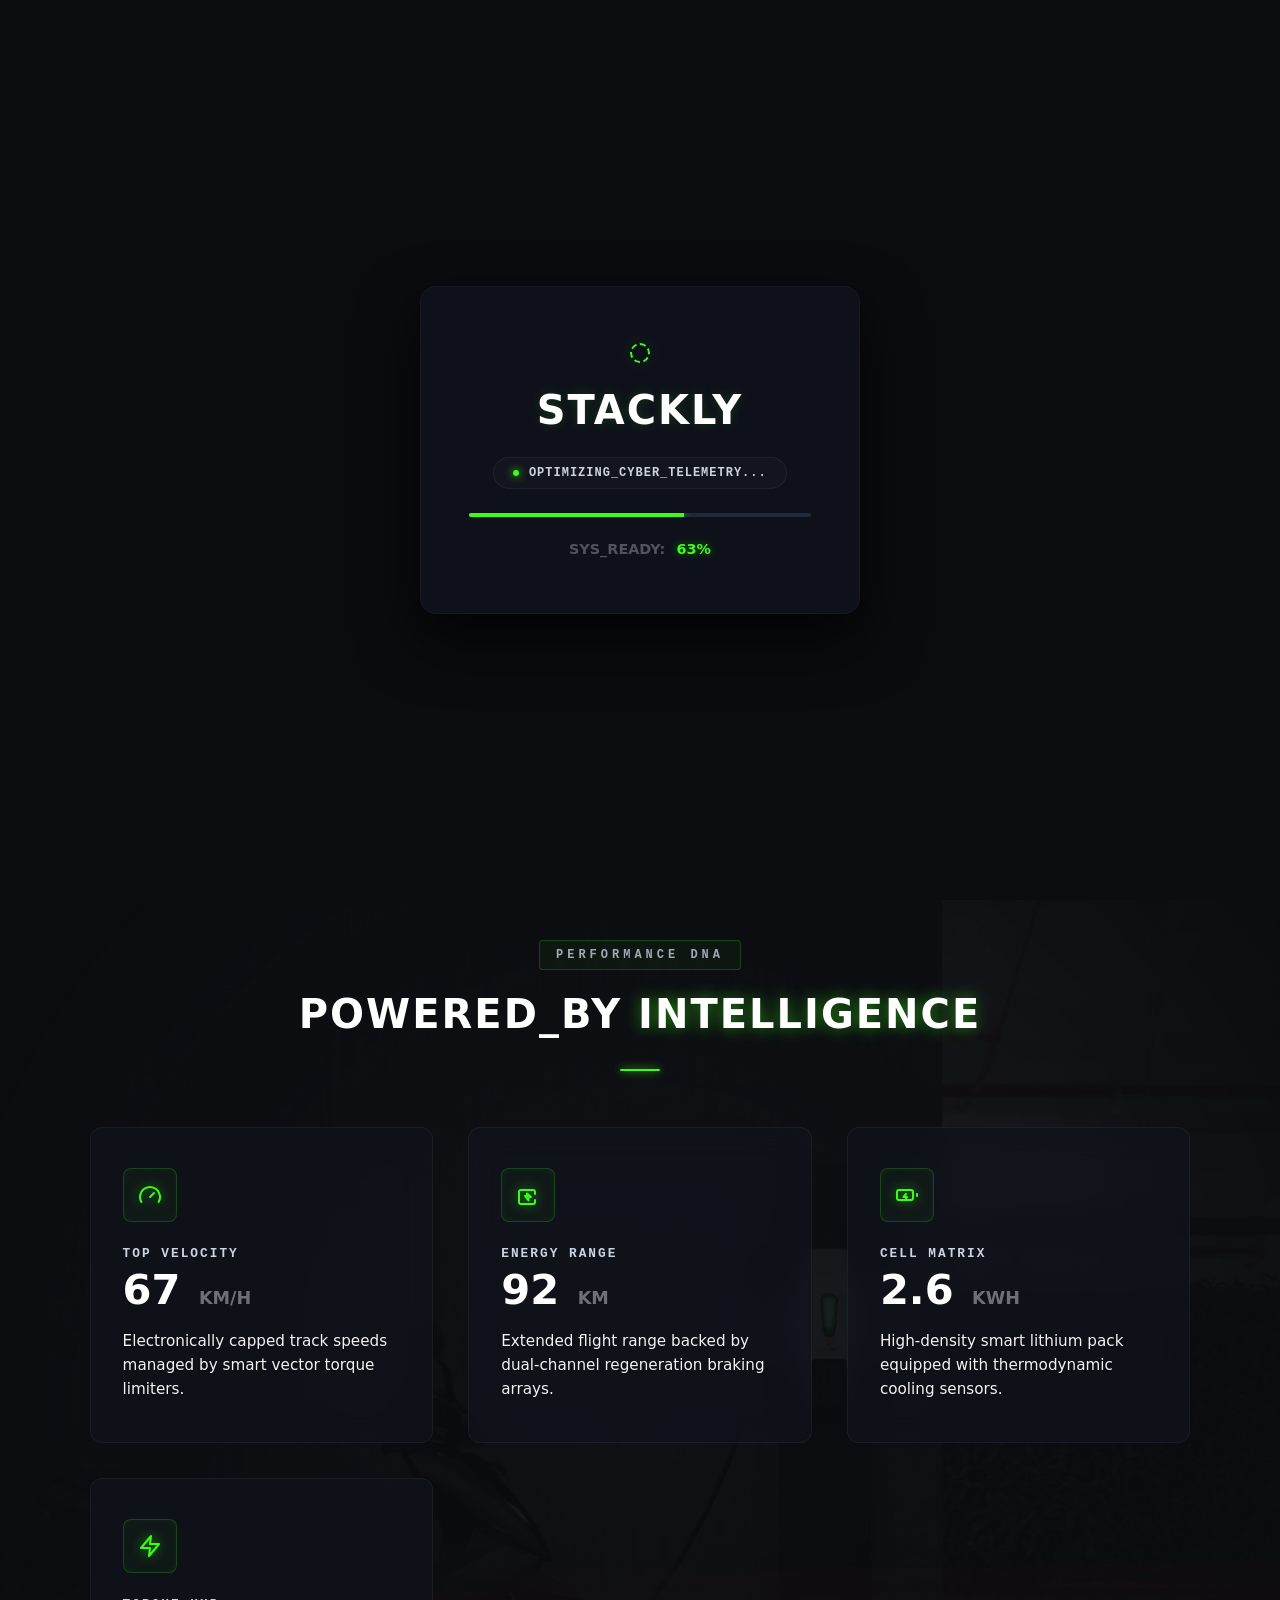
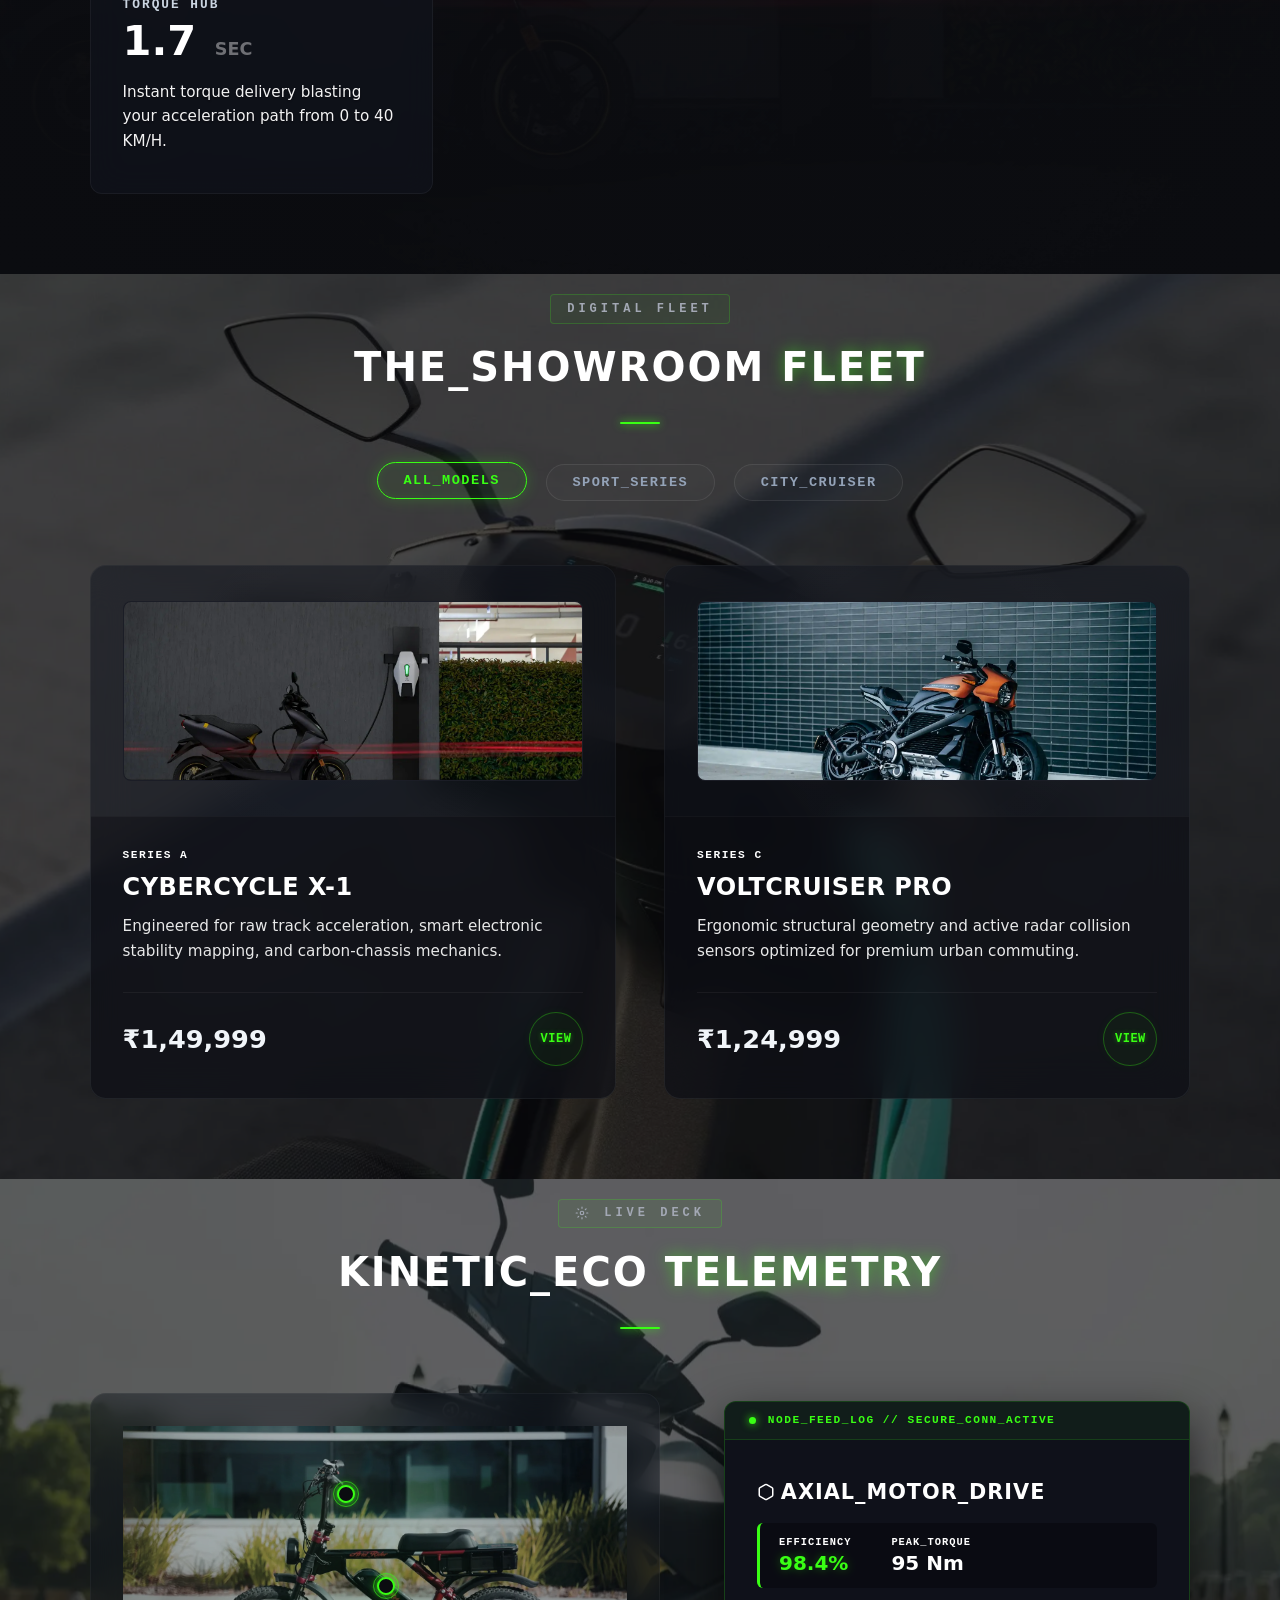
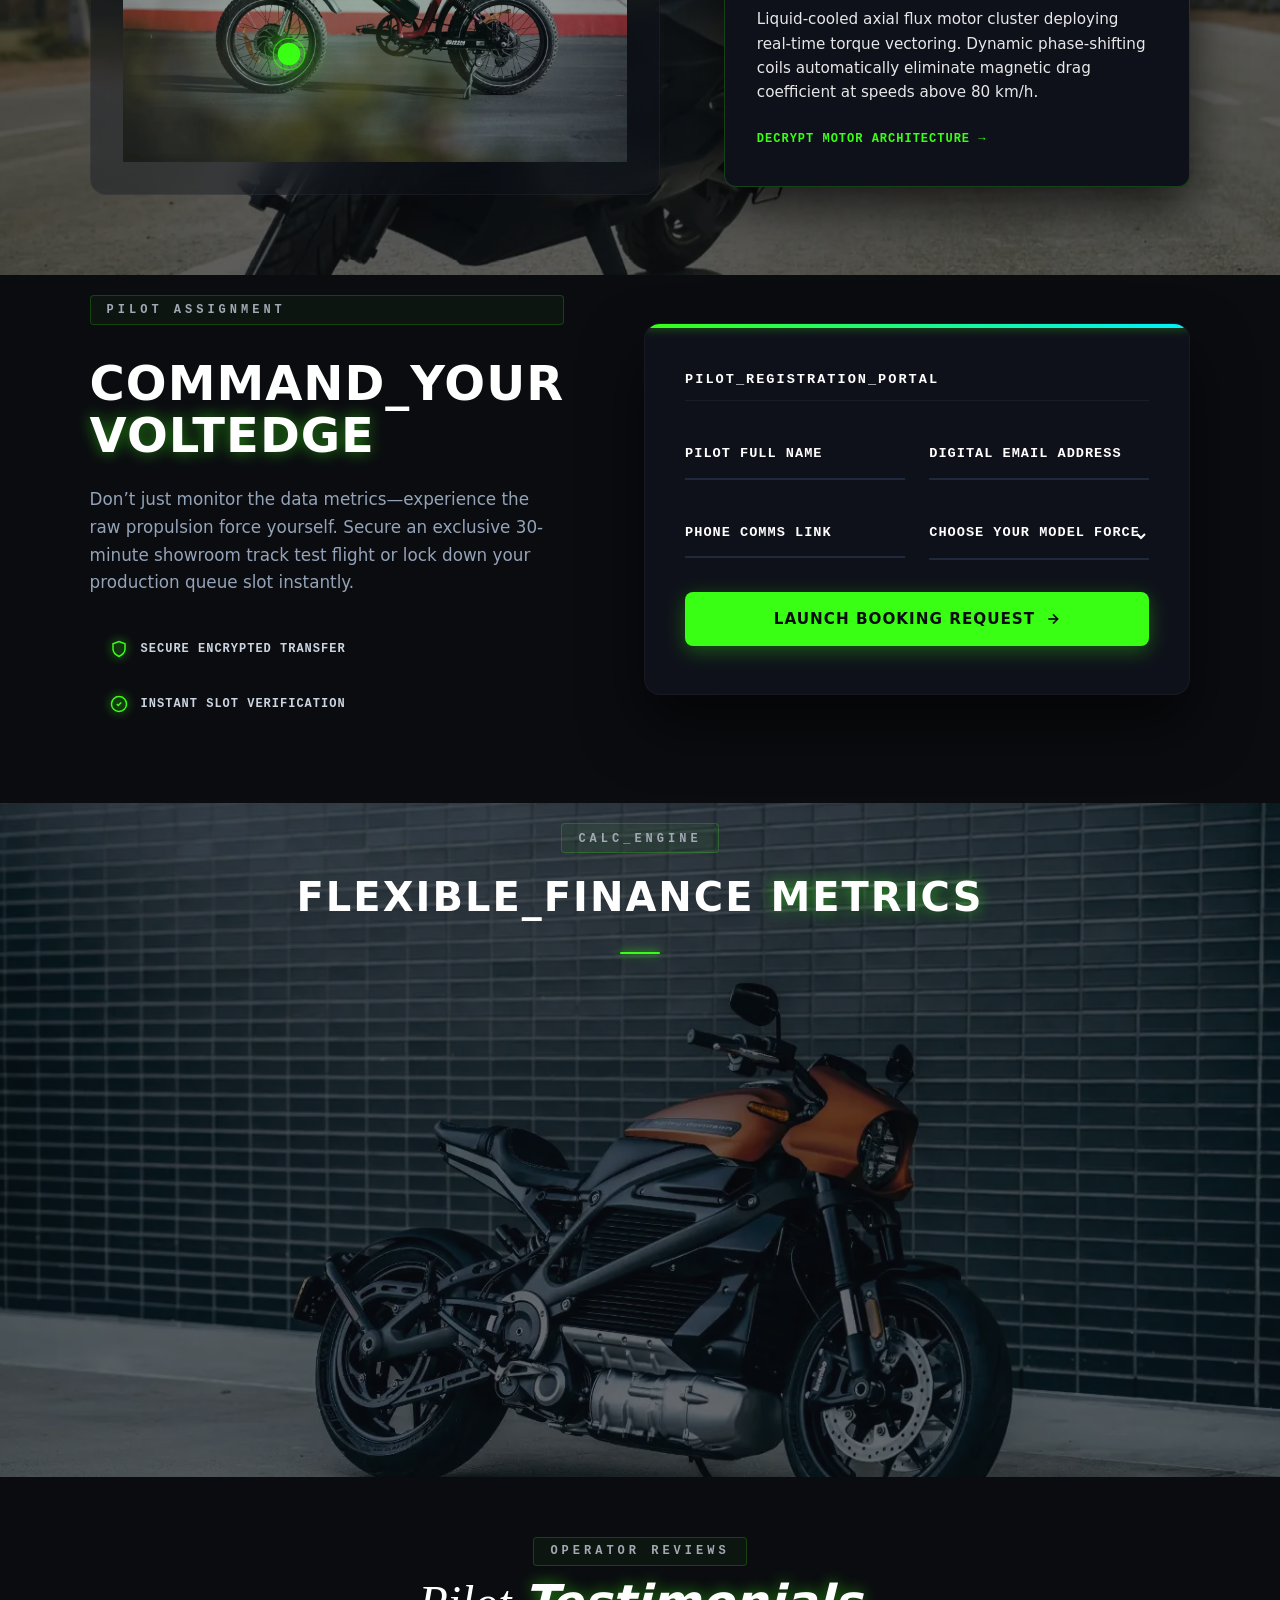
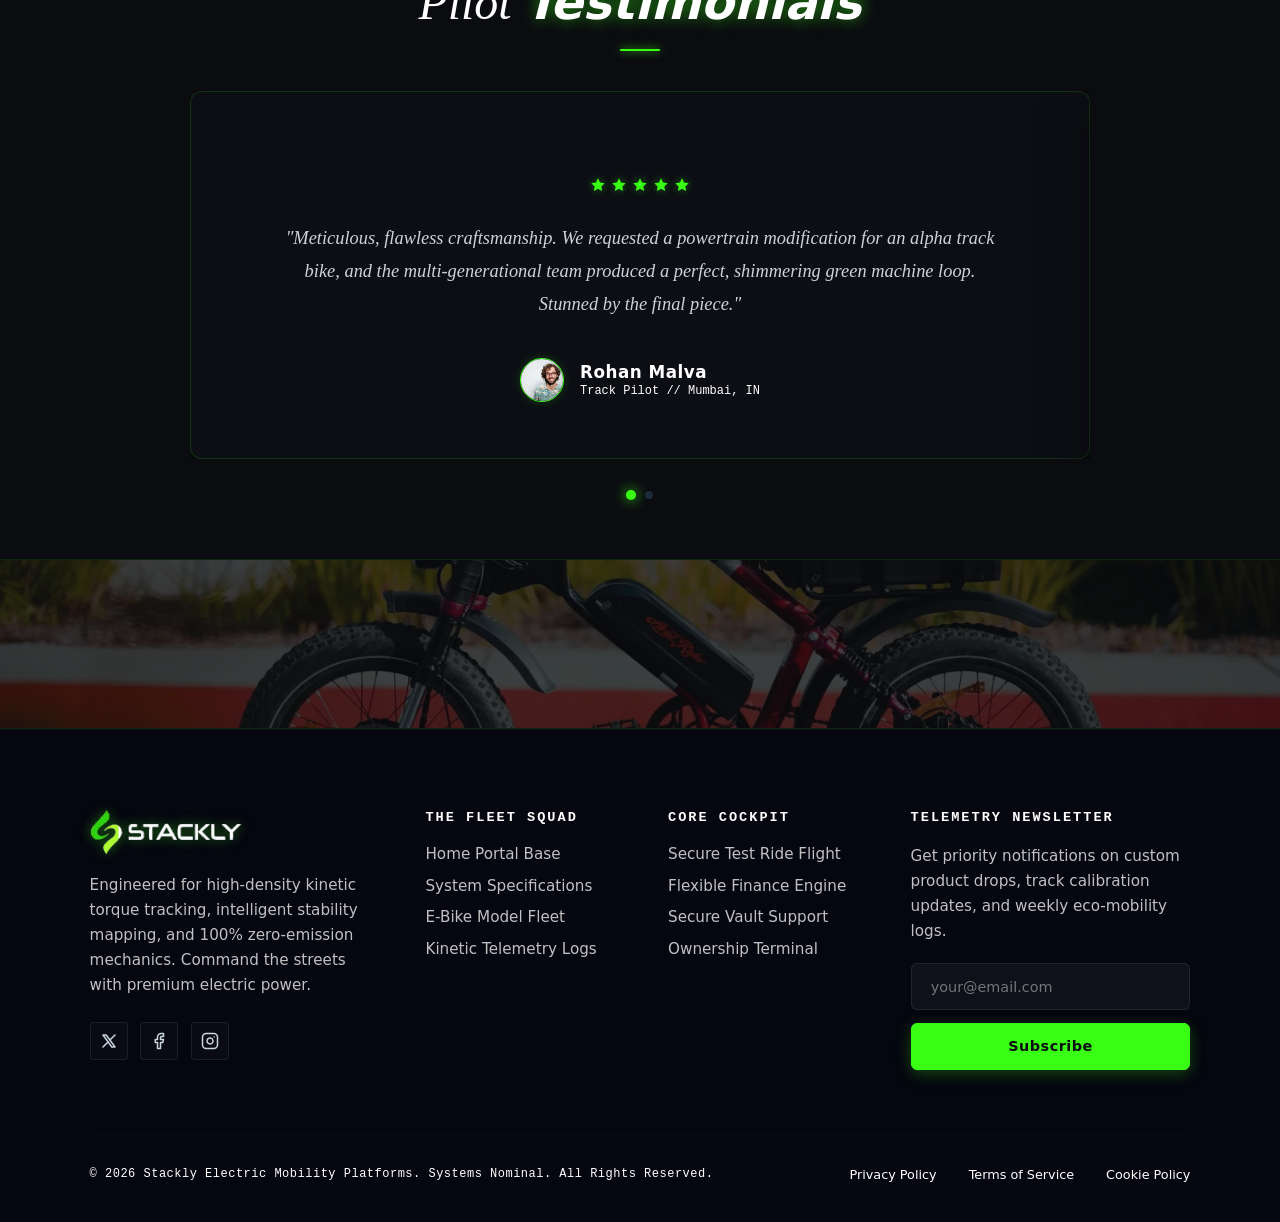
<file: index.html>
<!DOCTYPE html>
<html lang="en">
<head>
    <meta charset="UTF-8">
    <meta name="viewport" content="width=device-width, initial-scale=1.0">
    <title>Stackly EV Showroom</title>
    <!-- Font Awesome for the glowing icons -->
    <link rel="stylesheet" href="https://cloudflare.com">
    <!-- Your main style sheet link -->
    <link rel="stylesheet" href="style.css">
</head>
<body class="loading-active">

  
<!-- Cinematic Sci-Fi Preloader Section -->
<div id="preloader">
    <!-- Floating background grid matrix -->
    <div class="cyber-grid"></div>
    
    <div class="preloader-content">
        <!-- Glowing Interactive Logo Ring (Centered Chassis) -->
        <div class="logo-energy-ring">
            <!-- FIXED: Secure native icon call structure -->
            <i class="fa-solid fa-bolt central-bolt"></i>
        </div>
        
        <!-- Neon Glitch Title Text -->
        <h1 class="glitch-title" data-text="VOLTEDGE">STACKLY</h1>
        
        <!-- Dynamic Telemetry Messaging Grid -->
        <div class="status-panel">
            <span class="pulse-dot"></span>
            <p id="preload-status" class="preload-status">BOOT_SEQUENCE_INITIALIZED</p>
        </div>
        
        <!-- Advanced Neon Energy Meter -->
        <div class="meter-wrapper">
            <div class="progress-bar-glow" id="progress-bar"></div>
        </div>
        
        <!-- Matrix Digital Output Data Counter -->
        <div class="counter-display">
            <span class="static-label">SYS_READY:</span>
            <span class="preload-counter" id="preload-counter">00%</span>
        </div>
    </div>
</div>

<script>
  document.addEventListener("DOMContentLoaded", () => {
    const preloader = document.getElementById('preloader');
    const progressBar = document.getElementById('progress-bar');
    const preloadCounter = document.getElementById('preload-counter');
    const statusText = document.getElementById('preload-status');

    const logStages = [
        { limit: 25, text: "CONNECTING_TO_CORE_BATTERY..." },
        { limit: 55, text: "CALIBRATING_ELECTRIC_MOTORS..." },
        { limit: 80, text: "OPTIMIZING_CYBER_TELEMETRY..." },
        { limit: 100, text: "SYSTEMS_NOMINAL_ENERGIZING!" }
    ];

    let count = 0;
    const duration = 3200; 
    const frequency = 30; 
    const incrementalStep = 100 / (duration / frequency);

    const activeTimer = setInterval(() => {
        count += incrementalStep;

        if (count >= 100) {
            count = 100;
            clearInterval(activeTimer);
            
            progressBar.style.width = "100%";
            preloadCounter.innerText = "100%";
            statusText.innerText = logStages[3].text;

            setTimeout(() => {
                preloader.classList.add('loaded-complete');
            }, 350);
        } else {
            const displayPercentage = Math.floor(count);
            progressBar.style.width = `${displayPercentage}%`;
            preloadCounter.innerText = `${displayPercentage.toString().padStart(2, '0')}%`;

            const currentStage = logStages.find(stage => displayPercentage <= stage.limit);
            if (currentStage) {
                statusText.innerText = currentStage.text;
            }
        }
    }, frequency);
});


</script>
    <!-- Rest of your showroom page elements continue here... -->

    <!-- Fully Synchronized Transparent Floating Header Interface -->
<header class="synchronized-header">
    <div class="header-capsule-container">
        
        <!-- Company Brand Logo Station (Wordmark Text Removed) -->
        
<a href="javascript:void(0);" class="brand-logo-anchor" id="headerLogoRefreshBtn" aria-label="Stackly Home Reset">
    <div class="logo-glow-wrapper"></div>
    <!-- Pointed securely to your physical e-bike directory asset file path -->
    <img src="./Assests/brand logo.webp" alt="Stackly Official Logo" class="company-brand-img">
</a>


        <!-- 5-Channel Navigation Interface Matrix Links -->
        <nav class="navigation-link-matrix">
            <a href="index.html" class="synchronized-nav-route active-route">Home</a>
            <a href="specs.html" class="synchronized-nav-route ">Specs</a>
            <a href="showroom.html" class="synchronized-nav-route">Showroom</a>
            <a href="blogs.html" class="synchronized-nav-route">Blog</a>
            <a href="contactus.html" class="synchronized-nav-route">Contact</a>
            
            <!-- Mobile Drawer Contextual Anchor Action Paths -->
            <div class="mobile-drawer-auth-stack">
                <a href="login.html" class="synchronized-auth-anchor login-action-link">Login</a>
                <a href="signup.html" class="synchronized-auth-anchor signup-action-link">Sign Up</a>
            </div>
        </nav>

        <!-- Desktop Anchor Authentication Controls Station -->
        <div class="desktop-auth-station">
            <a href="login.html" class="synchronized-auth-anchor login-action-link">Login</a>
            <a href="signup.html" class="synchronized-auth-anchor signup-action-link">Sign Up</a>
        </div>

        <!-- Adaptive Mobile Interface Hamburg Vector Trigger Node -->
        <button class="mobile-wire-trigger-node" id="mobileWireTrigger" aria-label="Toggle Menu Matrix">
            <span class="wire-vector top-vector"></span>
            <span class="wire-vector middle-vector"></span>
            <span class="wire-vector bottom-vector"></span>
        </button>
        
    </div>
</header>

<script>
    // Synchronized Real-Time Header Navigation Controllers
document.addEventListener("DOMContentLoaded", () => {
    const synchronizedHeader = document.querySelector('.synchronized-header');
    const mobileWireTrigger = document.getElementById('mobileWireTrigger');
    const navigationLinkMatrix = document.querySelector('.navigation-link-matrix');
    const systemRouteAnchors = document.querySelectorAll('.synchronized-nav-route, .synchronized-auth-anchor');

    // 1. Monitor Wheel Vector Scrolling positions to trigger capsule sizing updates
    window.addEventListener('scroll', () => {
        if (window.scrollY > 40) {
            synchronizedHeader.classList.add('scrolled-mode');
        } else {
            synchronizedHeader.classList.remove('scrolled-mode');
        }
    });

    // 2. Click events to deploy and secure responsive menu drawer overlays
let scrollPosition = 0;

mobileWireTrigger.addEventListener("click", () => {
    mobileWireTrigger.classList.toggle("wire-activated");
    navigationLinkMatrix.classList.toggle("drawer-deployed");

    if (navigationLinkMatrix.classList.contains("drawer-deployed")) {
        // Save current scroll position
        scrollPosition = window.pageYOffset;

        // Freeze the page
        document.body.style.position = "fixed";
        document.body.style.top = `-${scrollPosition}px`;
        document.body.style.left = "0";
        document.body.style.right = "0";
        document.body.style.width = "100%";
    } else {
        // Unfreeze the page
        document.body.style.position = "";
        document.body.style.top = "";
        document.body.style.left = "";
        document.body.style.right = "";
        document.body.style.width = "";

        // Restore scroll position
        window.scrollTo(0, scrollPosition);
    }
});

    // 3. Close pipeline to retract drawer immediately when clicking target route paths
 systemRouteAnchors.forEach(anchor => {
    anchor.addEventListener("click", (e) => {

        if (e.target.classList.contains("synchronized-nav-route")) {
            document.querySelector(".synchronized-nav-route.active-route")
                ?.classList.remove("active-route");
            e.target.classList.add("active-route");
        }

        mobileWireTrigger.classList.remove("wire-activated");
        navigationLinkMatrix.classList.remove("drawer-deployed");

        document.body.style.position = "";
        document.body.style.top = "";
        document.body.style.left = "";
        document.body.style.right = "";
        document.body.style.width = "";

        window.scrollTo(0, scrollPosition);
    });
});
});
// =========================================================================
// HEADER BRAND IDENTITY ACTIVE RUN-TIME PAGE REFRESH ENGINE
// =========================================================================

document.addEventListener("DOMContentLoaded", () => {
    const headerLogoRefreshBtn = document.getElementById("headerLogoRefreshBtn");

    if (headerLogoRefreshBtn) {
        headerLogoRefreshBtn.addEventListener("click", () => {
            // Forces a clean window location reload tracking loop from base index records
            window.location.reload();
        });
    }
});

</script>


<!-- Main Architectural Hero Landmark Area for SEO Indexing -->
<section class="quantum-hero" id="home">
    
    <!-- SEO Image Context Layer (Hidden from view, used strictly for search engines) -->
    <h1 class="seo-hidden-heading">VoltEdge Next-Generation High Performance Electric Bikes Showroom</h1>

    <!-- Background Image Plane Layer Matrix -->
    <div class="hero-image-viewport">
        <!-- Modern Linear Gradient Fog Shader Layer (Maintains text contrast and readability) -->
        <div class="hero-fog-overlay"></div>
        
        <!-- SEO Friendly Native Background Image Tag with Hardware-Accelerated Animation Class -->
        <!-- REPLACE 'your-hero-bg.jpg' with your actual background image file path -->
        <img src="./Assests/bike.webp" 
             alt="VoltEdge Next Generation High Performance Electric Bike Showroom Concept" 
             class="hero-scenery-image animate-cinematic-pan" 
             loading="eager" 
             decoding="async">
    </div>

   
    <div class="hero-composition-grid">
        <!-- Telemetry Data Display Content Wing -->
        <article class="hero-telemetry-wing">
            
            <div class="cyber-radar-badge animate-clip-reveal">
                <span class="radar-dot"></span>
                <p class="badge-text">SYSTEMS INITIALIZED // ALPHA X-1</p>
            </div>

            <h2 class="hero-primary-title animate-slide-up-fade">
                THE FUTURE OF <br>
                <span class="neon-glow-text">EV MOTION</span>
            </h2>

           <p class="hero-body-summary animate-slide-up-fade interactive-summary-glow" style="animation-delay: 0.3s;">
    Experience raw track acceleration tracking and intelligent kinetic torque mapping. Our next-generation electric architecture offers sustainable power with zero emissions.
</p>

<!-- Dynamic Live Value Metric Telemetry Grid -->
<div class="hero-metric-readouts animate-slide-up-fade" style="animation-delay: 0.5s;">
    
    <!-- Readout Node 01 (With hover interaction styling wrapper hooks) -->
    <div class="readout-node kinetic-hover-node">
        <div class="node-laser-glow"></div>
        <span class="readout-label">PROPULSION POWER</span>
        <span class="readout-value">2.8 <small>SEC (0-40 KM/H)</small></span>
    </div>
    
    <!-- Readout Node 02 (With hover interaction styling wrapper hooks) -->
    <div class="readout-node kinetic-hover-node">
        <div class="node-laser-glow"></div>
        <span class="readout-label">RESERVE RADIAL RANGE</span>
        <span class="readout-value">150 <small>KM / CHARGE</small></span>
    </div>
    
</div>


            <!-- Call-To-Action Station Routing with Fallbacks -->
            <div class="hero-interaction-deck animate-slide-up-fade" style="animation-delay: 0.7s;">
                <!-- Configured with a relative link parameter structure to safely load your 404 page -->
                <a href="404.html" class="hero-cta-anchor solid-flux-glow">
                    PRE-BOOK NOW <i class="fa-solid fa-arrow-right-long arrow-flux"></i>
                </a>
                <a href="specs.html" class="hero-cta-anchor translucent-flux-outline">
                    EXPLORE SPECS
                </a>
            </div>

        </article>
    </div>

</section>

<style>

    /* =========================================================================
   CINEMATIC BACKGROUND IMAGE AND HARDWARE ACCELERATED ANIMATIONS
   ========================================================================= */

/* The viewport frame acting as a perfect bounding box box layout container */
.hero-image-viewport {
    position: absolute;
    inset: 0;
    width: 100%;
    height: 100%;
    z-index: 2;
    overflow: hidden; /* Clips outer scaling paths so screen margins don't break scroll layout */
}

/* Linear Gradient Overlap (Protects link, text, and telemetry readout visibility) */
.hero-fog-overlay {
    position: absolute;
    inset: 0;
    background: linear-gradient(to right, rgba(11, 12, 16, 0.98) 25%, rgba(11, 12, 16, 0.4) 65%, rgba(11, 12, 16, 0.1) 100%);
    z-index: 2; /* Sits over the image asset but remains beneath foreground content */
    pointer-events: none;
}

/* Base properties for the graphic image tag configuration */
.hero-scenery-image {
    width: 100%;
    height: 100%;
    object-fit: cover; /* Forces file dimensions to blanket canvas space smoothly */
    object-position: center;
    transform: scale(1.1); /* Pre-scale prevents raw frame borders from appearing during transit */
}

/* Hardware-Accelerated Cinematic Zooming and Panning Matrix Animation Loop */
.animate-cinematic-pan {
    will-change: transform; /* Signals GPU framework ahead of time for high frame rate performance */
    transform-origin: left center;
    animation: luxuryCinematicMove 24s cubic-bezier(0.25, 0.46, 0.45, 0.94) infinite alternate;
}

@keyframes luxuryCinematicMove {
    0% {
        transform: scale(1.1) translate(0, 0) rotate(0deg);
        filter: saturate(1.1) brightness(0.9);
    }
    50% {
        transform: scale(1.18) translate(-15px, -8px) rotate(0.5deg);
        filter: saturate(1.2) brightness(1.05); /* Dynamic illumination shifting */
    }
    100% {
        transform: scale(1.12) translate(-30px, 0px) rotate(-0.5deg);
        filter: saturate(1.1) brightness(0.9);
    }
}

/* Handle fluid mobile layout adjustments seamlessly */
@media (max-width: 768px) {
    .animate-cinematic-pan {
        transform-origin: center center;
        animation: luxuryMobileMove 20s ease-in-out infinite alternate;
    }
    
    @keyframes luxuryMobileMove {
        0% { transform: scale(1.2) translate(0, 0); }
        100% { transform: scale(1.35) translate(-10px, -5px); }
    }
    
    /* Stronger shadow layering over mobile to ensure clear text visibility over changing backdrop assets */
    .hero-fog-overlay {
        background: linear-gradient(to bottom, rgba(11, 12, 16, 0.95) 0%, rgba(11, 12, 16, 0.75) 100%);
    }
}

    /* =========================================================================
   CINEMATIC SEO HERO AREA WITH INTEGRATED COMPONENT GLOWS
   ========================================================================= */

/* Hidden structural optimization text blocks for search crawlers exclusively */
.seo-hidden-heading {
    position: absolute;
    width: 1px;
    height: 1px;
    padding: 0;
    margin: -1px;
    overflow: hidden;
    clip: rect(0, 0, 0, 0);
    white-space: nowrap;
    border: 0;
}

.quantum-hero {
    position: relative;
    min-height: 100vh;
    width: 100%;
    display: flex;
    align-items: center;
    padding: 160px 7% 80px 7%; /* Top padding prevents overlap with the floating header */
    overflow: hidden;
    background-color: #0b0c10;
}

/* Master Backdrop Canvas Configuration */
.hero-scenery-backdrop {
    position: absolute;
    inset: 0;
    background-size: cover;
    background-position: center;
    background-repeat: no-repeat;
    z-index: 1;
    transform: scale(1.05); /* Slight zoom prevents background frame bleeding during entry */
    animation: sceneryPan 20s ease-in-out infinite alternate;
}

@keyframes sceneryPan {
    0% { transform: scale(1.05) translate(0, 0); }
    100% { transform: scale(1.08) translate(-10px, -5px); }
}

.hero-composition-grid {
    position: relative;
    max-width: 1400px;
    margin: 0 auto;
    width: 100%;
    z-index: 5;
}

.hero-telemetry-wing {
    max-width: 680px;
    display: flex;
    flex-direction: column;
    gap: 1.8rem;
}

/* Radar Tracking Badge Asset */
.cyber-radar-badge {
    background: rgba(57, 255, 20, 0.03);
    border: 1px solid rgba(57, 255, 20, 0.2);
    padding: 0.6rem 1.4rem;
    border-radius: 4px;
    width: fit-content;
    display: flex;
    align-items: center;
    gap: 0.75rem;
    box-shadow: inset 0 0 10px rgba(57, 255, 20, 0.05);
}

.radar-dot {
    width: 8px;
    height: 8px;
    background-color: #39ff14;
    border-radius: 50%;
    box-shadow: 0 0 12px #39ff14;
    animation: radarFlash 1s steps(2) infinite;
}

@keyframes radarFlash {
    50% { opacity: 0.2; transform: scale(0.9); }
}

.badge-text {
    font-family: monospace;
    font-size: 0.75rem;
    color: #39ff14;
    letter-spacing: 2px;
    font-weight: 700;
}

/* High-Contrast Neon-Text Header Configurations */
.hero-primary-title {
    font-size: 4.5rem;
    font-weight: 900;
    line-height: 1.05;
    letter-spacing: -1.5px;
    color: #f1f5f9;
}

.neon-glow-text {
    color: #39ff14;
    text-shadow: 0 0 15px rgba(57, 255, 20, 0.5), 0 0 30px rgba(57, 255, 20, 0.2);
}

.hero-body-summary {
    font-size: 1.1rem;
    line-height: 1.65;
    color: #94a3b8;
}

/* Metric Display Nodes Layout Layout */
.hero-metric-readouts {
    display: flex;
    gap: 3.5rem;
    margin: 0.5rem 0;
    border-left: 2px solid rgba(57, 255, 20, 0.15);
    padding-left: 1.5rem;
}

.readout-node {
    display: flex;
    flex-direction: column;
    gap: 0.4rem;
}

.readout-label {
    font-family: monospace;
    font-size: 0.75rem;
    color: white;
    letter-spacing: 1.5px;
}

.readout-value {
    font-size: 1.8rem;
    font-weight: 800;
    color: #f1f5f9;
}

.readout-value small {
    font-size: 0.8rem;
    color:  #f1f5f9;
    font-weight: 500;
    letter-spacing: 0.5px;
}

/* CTA Station and Hover Transitions Control Panels */
.hero-interaction-deck {
    display: flex;
    align-items: center;
    gap: 1.5rem;
}

.hero-cta-anchor {
    text-decoration: none;
    display: inline-block;
    padding: 1rem 2.4rem;
    border-radius: 50px;
    font-size: 0.9rem;
    font-weight: 700;
    letter-spacing: 1px;
    text-transform: uppercase;
    transition: all 0.4s cubic-bezier(0.25, 1, 0.5, 1);
}

/* Option A: Solid Neon High Visibility Trigger Link */
.solid-flux-glow {
    background-color: #39ff14;
    color: #0b0c10;
    border: 2px solid #39ff14;
    box-shadow: 0 4px 20px rgba(57, 255, 20, 0.4);
}

.solid-flux-glow:hover {
    background-color: transparent;
    color: #39ff14;
    box-shadow: 0 0 30px rgba(57, 255, 20, 0.6);
    transform: translateY(-3px) scale(1.02);
}

.arrow-flux {
    margin-left: 6px;
    font-size: 0.85rem;
    transition: transform 0.3s ease;
}

.solid-flux-glow:hover .arrow-flux {
    transform: translateX(5px);
}

/* Option B: Transparent Contrast Outlined Trigger Link */
.translucent-flux-outline {
    background-color: rgba(57, 255, 20, 0.03);
    color: #39ff14;
    border: 2px solid rgba(57, 255, 20, 0.3);
}

.translucent-flux-outline:hover {
    background-color: #39ff14;
    color: #0b0c10;
    border-color: #39ff14;
    box-shadow: 0 0 25px #39ff14;
    transform: translateY(-3px);
}

/* =========================================================================
   HARDWARE ACCELERATED MODERN ENTRY ANIMATION MATRICES
   ========================================================================= */

.animate-clip-reveal {
    opacity: 0;
    clip-path: inset(0 100% 0 0);
    animation: clipRevealIn 1s cubic-bezier(0.16, 1, 0.3, 1) forwards;
    animation-delay: 0.1s;
}

@keyframes clipRevealIn {
    100% { opacity: 1; clip-path: inset(0 0 0 0); }
}

.animate-slide-up-fade {
    opacity: 0;
    transform: translateY(35px);
    animation: slideUpFadeIn 1.2s cubic-bezier(0.16, 1, 0.3, 1) forwards;
    animation-delay: 0.2s;
}

@keyframes slideUpFadeIn {
    100% { opacity: 1; transform: translateY(0); }
}

/* =========================================================================
   FLUID RESPONSIVE CONTAINMENT BREAKPOINTS
   ========================================================================= */

@media (max-width: 992px) {
    .quantum-hero { padding: 140px 5% 60px 5%; }
    .hero-primary-title { font-size: 3.5rem; }
}

@media (max-width: 768px) {
    .quantum-hero {
        background-position: 65% center; /* Automatically center key focal areas over mobile widths */
    }
    .hero-telemetry-wing { text-align: center; align-items: center; }
    .hero-metric-readouts { border-left: none; border-top: 2px solid rgba(57, 255, 20, 0.15); padding-left: 0; padding-top: 1.5rem; justify-content: center; width: 100%; }
    .hero-primary-title { font-size: 2.8rem; }
}

@media (max-width: 576px) {
    .hero-primary-title { font-size: 2.2rem; }
    .hero-metric-readouts { gap: 1.5rem; flex-direction: column; }
    .hero-interaction-deck { flex-direction: column; width: 100%; gap: 1rem; }
    .hero-cta-anchor { width: 100%; text-align: center; }
}

/* =========================================================================
   INTERACTIVE HOVER AND NEON GLOW EFFECTS FOR HERO CORE TEXT ELEMENTS
   ========================================================================= */

/* A. Summary Text Micro-glow Tuning */
.interactive-summary-glow {
    cursor: default;
    transition: color 0.4s ease, text-shadow 0.4s ease;
}

/* Brightens text color and projects a clean, broad ambient backdrop shadow loop */
.interactive-summary-glow:hover {
    color: #e2e8f0;
    text-shadow: 0 0 12px rgba(241, 245, 249, 0.15);
}

/* B. Telemetry Grid Container Adjustments */
.hero-metric-readouts {
    display: flex;
    gap: 3.5rem;
    margin: 0.5rem 0;
    border-left: 2px solid rgba(57, 255, 20, 0.15);
    padding-left: 1.5rem;
    transition: border-color 0.4s ease;
}

/* Brightens the shared baseline track layout border during interaction checks */
.hero-metric-readouts:hover {
    border-color: #39ff14;
}

/* C. Readout Component Box Lift Transitions */
.kinetic-hover-node {
    position: relative;
    padding: 0.5rem 1rem;
    border-radius: 4px;
    cursor: default;
    background: rgba(57, 255, 20, 0); /* Invisible initial buffer */
    transition: transform 0.4s cubic-bezier(0.25, 1, 0.5, 1), background 0.4s ease;
}

/* Base properties for our hidden glowing shadow loop */
.node-laser-glow {
    position: absolute;
    inset: 0;
    border-radius: 4px;
    background: radial-gradient(circle at center, rgba(57, 255, 20, 0.08) 0%, transparent 80%);
    opacity: 0;
    transform: scale(0.8);
    transition: opacity 0.4s ease, transform 0.4s cubic-bezier(0.25, 1, 0.5, 1);
    pointer-events: none;
    z-index: -1;
}

/* D. Hover States: Elevates layout elements and reflects background glows */
.kinetic-hover-node:hover {
    transform: translateY(-5px);
    background: rgba(57, 255, 20, 0.02);
}

/* Reveals the background glowing gradient container */
.kinetic-hover-node:hover .node-laser-glow {
    opacity: 1;
    transform: scale(1.05);
}

/* Shifting label text properties dynamically */
.kinetic-hover-node .readout-label {
    transition: color 0.3s ease;
}

.kinetic-hover-node:hover .readout-label {
    color:  #f1f5f9; /* Gives strong structural depth by recessing the descriptive text */
}

/* Shifting numerical value text properties dynamically */
.kinetic-hover-node .readout-value {
    transition: color 0.3s ease, text-shadow 0.3s ease;
}

.kinetic-hover-node:hover .readout-value {
    color: #39ff14; /* Swaps standard silver out for neon green core colors */
    text-shadow: 0 0 15px rgba(57, 255, 20, 0.6);
}

/* Shifting mini subtext properties dynamically */
.kinetic-hover-node .readout-value small {
    transition: color 0.3s ease;
}

.kinetic-hover-node:hover .readout-value small {
    color: #f1f5f9; /* Enhances read contrast limits */
}

/* =========================================================================
   FLUID RESPONSIVE POLISHING FOR MOBILE CAPTURE
   ========================================================================= */

@media (max-width: 768px) {
    .hero-metric-readouts {
        border-left: none;
    }
    
    /* Disable aggressive translation shifts over micro touch inputs to prioritize scrolling stability */
    .kinetic-hover-node:hover {
        transform: translateY(-2px);
    }
}

</style>

<!-- Semantic Landmark Specifications Section with minimized layout margins -->
<section class="quantum-specs" id="specs">
    
    <!-- SEO Optimization Meta Layer -->
    <h2 class="seo-hidden-heading">VoltEdge High Performance Electric Bike Mechanical Specifications and Battery Telemetry</h2>

    <!-- Background Asset Container Core Area -->
    <div class="specs-image-viewport">
        <div class="specs-fog-overlay"></div>
        <!-- Replace 'your-specs-bg.jpg' with your actual background image file path -->
        <img src="./Assests/EV bike.webp" 
             alt="VoltEdge Electric Superbike Internal Engineering and Battery Configuration Background" 
             class="specs-scenery-image animate-pan-cinematic" 
             loading="lazy" 
             decoding="async">
    </div>

    <!-- Foreground Interface Structure Container -->
    <div class="specs-layout-wrapper">
        
        <!-- Header Telemetry Row -->
        <header class="specs-section-header">
            <span class="cyber-accent-tag"><i class="fa-solid fa-microchip"></i> PERFORMANCE DNA</span>
            <h3 class="specs-main-title">POWERED_BY <span class="neon-glow-text">INTELLIGENCE</span></h3>
            <div class="header-laser-separator"></div>
        </header>

        <!-- Grid Matrix Layout (2x2 Structure Cards Block) -->
        <!-- Grid Matrix Layout (2x2 Structure Cards Block with Built-In SVGs) -->
<div class="specs-cards-grid">
    
    <!-- Card 01: Top Speed Propulsion Module -->
    <article class="spec-telemetry-card">
        <div class="card-neon-fringe"></div>
        <div class="card-icon-hub">
            <!-- Native Speedometer SVG Vector -->
            <svg class="native-vector-icon" viewBox="0 0 24 24" fill="none" stroke="currentColor" stroke-width="2" stroke-linecap="round" stroke-linejoin="round">
                <path d="m12 14 4-4"/>
                <path d="M3.34 19a10 10 0 1 1 17.32 0"/>
            </svg>
        </div>
        <h4 class="card-metric-title">TOP VELOCITY</h4>
        <p class="card-metric-value"><span class="count-target" data-target="110">0</span> <span class="card-metric-unit">KM/H</span></p>
        <p class="card-metric-summary">
            Electronically capped track speeds managed by smart vector torque limiters.
        </p>
    </article>

    <!-- Card 02: Charging Power Station Core Module -->
    <article class="spec-telemetry-card">
        <div class="card-neon-fringe"></div>
        <div class="card-icon-hub">
            <!-- Native Charging Station SVG Vector -->
            <svg class="native-vector-icon" viewBox="0 0 24 24" fill="none" stroke="currentColor" stroke-width="2" stroke-linecap="round" stroke-linejoin="round">
                <path d="M19 11V9a2 2 0 0 0-2-2H5a2 2 0 0 0-2 2v10a2 2 0 0 0 2 2h12a2 2 0 0 0 2-2v-2"/>
                <path d="M11 10.5V13H9l3.5 4.5V14H15z"/>
            </svg>
        </div>
        <h4 class="card-metric-title">ENERGY RANGE</h4>
        <p class="card-metric-value"><span class="count-target" data-target="150">0</span> <span class="card-metric-unit">KM</span></p>
        <p class="card-metric-summary">
            Extended flight range backed by dual-channel regeneration braking arrays.
        </p>
    </article>

    <!-- Card 03: Battery Lifespan Power Cell Matrix -->
    <article class="spec-telemetry-card">
        <div class="card-neon-fringe"></div>
        <div class="card-icon-hub">
            <!-- Native Battery Charging SVG Vector -->
            <svg class="native-vector-icon" viewBox="0 0 24 24" fill="none" stroke="currentColor" stroke-width="2" stroke-linecap="round" stroke-linejoin="round">
                <rect width="16" height="10" x="2" y="7" rx="2" ry="2"/>
                <path d="M22 11v2"/>
                <path d="m11 11-2.5 3H12l-1.5 3"/>
            </svg>
        </div>
        <h4 class="card-metric-title">CELL MATRIX</h4>
        <p class="card-metric-value"><span class="count-target" data-decimal="1" data-target="4.2">0.0</span> <span class="card-metric-unit">KWH</span></p>
        <p class="card-metric-summary">
            High-density smart lithium pack equipped with thermodynamic cooling sensors.
        </p>
    </article>

    <!-- Card 04: Motor Architecture Drive Unit -->
    <article class="spec-telemetry-card">
        <div class="card-neon-fringe"></div>
        <div class="card-icon-hub">
            <!-- Native Lightning Energy SVG Vector -->
            <svg class="native-vector-icon" viewBox="0 0 24 24" fill="none" stroke="currentColor" stroke-width="2" stroke-linecap="round" stroke-linejoin="round">
                <path d="M13 2 L3 14 H12 L11 22 L21 10 H12 Z"/>
            </svg>
        </div>
        <h4 class="card-metric-title">TORQUE HUB</h4>
        <p class="card-metric-value"><span class="count-target" data-decimal="1" data-target="2.8">0.0</span> <span class="card-metric-unit">SEC</span></p>
        <p class="card-metric-summary">
            Instant torque delivery blasting your acceleration path from 0 to 40 KM/H.
        </p>
    </article>

        </div>
    </div>
</section>

<style>

    /* =========================================================================
   FIXED STYLES FOR EMBEDDED NATIVE VECTOR ICONS
   ========================================================================= */

/* Center alignment and box configuration for the icon hub containers */
.card-icon-hub {
    width: 54px !important;
    height: 54px !important;
    background: rgba(57, 255, 20, 0.03) !important;
    border: 1px solid rgba(57, 255, 20, 0.2) !important;
    border-radius: 8px !important;
    display: flex !important;
    justify-content: center !important;
    align-items: center !important;
    margin-bottom: 1.5rem !important;
    box-shadow: inset 0 0 8px rgba(57, 255, 20, 0.05) !important;
    transition: all 0.4s ease !important;
}

/* Base geometry settings for the native SVG element tags */
.native-vector-icon {
    width: 24px !important;
    height: 24px !important;
    color: #39ff14 !important; /* Forces the vectors to glow bright neon green */
    filter: drop-shadow(0 0 6px rgba(57, 255, 20, 0.6)) !important;
    transition: transform 0.3s cubic-bezier(0.175, 0.885, 0.32, 1.275) !important;
}

/* Micro-interaction animation hook when checking user mouse hover states */
.spec-telemetry-card:hover .card-icon-hub {
    background: rgba(57, 255, 20, 0.08) !important;
    border-color: #39ff14 !important;
    box-shadow: 0 0 15px rgba(57, 255, 20, 0.2) !important;
}

.spec-telemetry-card:hover .native-vector-icon {
    transform: scale(1.12) rotate(5deg) !important;
    filter: drop-shadow(0 0 10px #39ff14) !important;
}

/* Enforcing sharp white typography contrast on description summaries */
.spec-telemetry-card .card-metric-summary {
    color: #ffffff !important;
    opacity: 0.95 !important;
    font-size: 0.95rem !important;
}

    /* =========================================================================
   PERFORMANCE SPECS STYLING DECK WITH HIGH-CONTRAST NEON OVERRIDES
   ========================================================================= */

/* Hidden structural optimization text blocks for search crawlers exclusively */
.seo-hidden-heading {
    position: absolute;
    width: 1px;
    height: 1px;
    padding: 0;
    margin: -1px;
    overflow: hidden;
    clip: rect(0, 0, 0, 0);
    white-space: nowrap;
    border: 0;
}

/* Base Structural Component Rules */
.quantum-specs {
    position: relative;
    width: 100%;
    padding: 40px 7% 80px 7%; 
    background-color: #0b0c10;
    overflow: hidden;
}

/* Master Space Viewport Box acting as image frame container */
.specs-image-viewport {
    position: absolute;
    inset: 0;
    width: 100%;
    height: 100%;
    z-index: 2;
    overflow: hidden;
}

/* Dark contrast tint shader prevents image brightness from blinding typography reads */
.specs-fog-overlay {
    position: absolute;
    inset: 0;
    background: radial-gradient(circle at center, rgba(11, 12, 16, 0.9) 0%, #0b0c10 100%);
    z-index: 2;
    pointer-events: none;
}

.specs-scenery-image {
    width: 100%;
    height: 100%;
    object-fit: cover;
    object-position: center;
    transform: scale(1.1);
}

/* Panning Background Loop Animation Configuration Matrix */
.animate-pan-cinematic {
    will-change: transform;
    animation: specsBackgroundTransit 30s ease-in-out infinite alternate;
}

@keyframes specsBackgroundTransit {
    0% { transform: scale(1.1) translate(0, 0); filter: brightness(0.5); }
    100% { transform: scale(1.18) translate(15px, 8px) filter: brightness(0.65); }
}

.specs-layout-wrapper {
    position: relative;
    max-width: 1350px;
    margin: 0 auto;
    width: 100%;
    z-index: 5;
}

/* Section Title Typography Component Headers Layouts */
.specs-section-header {
    display: flex;
    flex-direction: column;
    align-items: center;
    text-align: center;
    gap: 0.8rem;
    margin-bottom: 3.5rem;
}

.cyber-accent-tag {
    font-family: monospace;
    font-size: 0.8rem;
    font-weight: 700;
    color: #39ff14;
    letter-spacing: 3px;
    background: rgba(57, 255, 20, 0.04);
    padding: 0.4rem 1rem;
    border: 1px solid rgba(57, 255, 20, 0.2);
    border-radius: 4px;
}

.specs-main-title {
    font-size: 2.5rem;
    font-weight: 900;
    letter-spacing: 2px;
    color: #ffffff;
}

.neon-glow-text {
    color: #39ff14;
    text-shadow: 0 0 15px rgba(57, 255, 20, 0.5);
}

.header-laser-separator {
    width: 60px;
    height: 3px;
    background: #39ff14;
    box-shadow: 0 0 10px #39ff14;
    border-radius: 20px;
    margin-top: 0.5rem;
}

/* Structural Card Grid Containment Platforms */
.specs-cards-grid {
    display: grid;
    grid-template-columns: repeat(auto-fit, minmax(280px, 1fr));
    gap: 2.2rem;
    width: 100%;
}

/* =========================================================================
   INTERACTIVE SPECS CARD COMPONENTS WITH FULL CONTRAST RECOVERY
   ========================================================================= */

.spec-telemetry-card {
    background: rgba(17, 20, 30, 0.65);
    border: 1px solid rgba(255, 255, 255, 0.05);
    backdrop-filter: blur(16px);
    -webkit-backdrop-filter: blur(16px);
    border-radius: 12px;
    padding: 2.5rem 2rem;
    position: relative;
    overflow: hidden;
    transition: all 0.45s cubic-bezier(0.25, 1, 0.5, 1);
}

/* Hidden line gradient reveal structure node */
.card-neon-fringe {
    position: absolute;
    top: 0; left: 0; width: 100%; height: 4px;
    background: linear-gradient(90deg, transparent, #39ff14, transparent);
    opacity: 0;
    transform: scaleX(0.4);
    transition: all 0.4s ease;
}

.card-icon-hub {
    width: 54px;
    height: 54px;
    background: rgba(255, 255, 255, 0.02);
    border: 1px solid rgba(255, 255, 255, 0.08);
    border-radius: 8px;
    display: flex;
    justify-content: center;
    align-items: center;
    margin-bottom: 1.5rem;
    transition: all 0.4s ease;
}

/* Forced Visibility for Font Awesome Elements inside Box Frames */
.card-icon-hub i {
    font-family: "Font Awesome 6 Free" !important;
    font-weight: 900 !important;
    font-style: normal !important;
    display: inline-block !important;
    text-decoration: inherit !important;
    color: #39ff14 !important;
    font-size: 1.4rem !important;
    filter: drop-shadow(0 0 5px rgba(57, 255, 20, 0.3)) !important;
    transition: transform 0.3s ease !important;
}

.card-metric-title {
    font-family: monospace;
    font-size: 0.8rem;
    color: #cbd5e1 !important;
    font-weight: 700 !important;
    letter-spacing: 2px !important;
    margin-bottom: 0.4rem;
}

.card-metric-value {
    font-size: 2.6rem;
    font-weight: 800;
    color: #ffffff;
    line-height: 1.1;
    margin-bottom: 1rem;
    transition: all 0.3s ease;
}

.card-metric-unit {
    font-size: 1.1rem;
    color: rgba(255, 255, 255, 0.4) !important;
    font-weight: 700 !important;
    margin-left: 4px !important;
    transition: color 0.3s ease !important;
}

/* Forced Contrast for Description Explanations */
.spec-telemetry-card .card-metric-summary {
    color: #ffffff !important;
    opacity: 0.95 !important;
    font-size: 0.95rem !important;
    line-height: 1.6 !important;
    margin-top: 0.5rem !important;
    text-shadow: 0 1px 2px rgba(0, 0, 0, 0.5) !important;
}

/* HIGH TECH HOVER OVERRIDE STATES SYSTEMS */
.spec-telemetry-card:hover {
    transform: translateY(-8px);
    border-color: rgba(57, 255, 20, 0.25);
    background: rgba(17, 20, 30, 0.85);
    box-shadow: 0 20px 40px rgba(0, 0, 0, 0.5), 0 0 30px rgba(57, 255, 20, 0.08);
}

.spec-telemetry-card:hover .card-neon-fringe {
    opacity: 1;
    transform: scaleX(1);
}

.spec-telemetry-card:hover .card-icon-hub {
    background: rgba(57, 255, 20, 0.06);
    border-color: rgba(57, 255, 20, 0.4);
    box-shadow: 0 0 15px rgba(57, 255, 20, 0.15);
}

.spec-telemetry-card:hover .card-icon-hub i {
    transform: scale(1.1);
}

.spec-telemetry-card:hover .card-metric-value {
    color: #39ff14;
    text-shadow: 0 0 15px rgba(57, 255, 20, 0.5);
}

.spec-telemetry-card:hover .card-metric-unit {
    color: #ffffff !important;
}

/* =========================================================================
   FLUID RESPONSIVE CONTAINMENT MEDIA BREAKPOINTS
   ========================================================================= */

@media (max-width: 768px) {
    .quantum-specs { padding: 40px 5% 60px 5%; }
    .specs-main-title { font-size: 2rem; }
    .specs-cards-grid { grid-template-columns: repeat(auto-fit, minmax(240px, 1fr)); gap: 1.5rem; }
    .spec-telemetry-card { padding: 1.8rem 1.5rem; }
    
    /* Soften translation offsets over touch interfaces to stabilize dragging speeds */
    .spec-telemetry-card:hover { transform: translateY(-4px); }
}

</style>

<script>
    // =========================================================================
// RUN TIME SYSTEM SPECIFICATIONS TICKER COUNTER PLATFORM
// =========================================================================

document.addEventListener("DOMContentLoaded", () => {
    const countingNodes = document.querySelectorAll(".count-target");
    
    const triggerValueTicker = (node) => {
        const targetValue = parseFloat(node.getAttribute("data-target"));
        const hasDecimals = node.hasAttribute("data-decimal");
        const animationDuration = 1800; // Counter completion length in milliseconds
        const frameFrequency = 30; // Clock execution stepping step
        
        let initialProgress = 0;
        const totalSteps = animationDuration / frameFrequency;
        const calculationIncrement = targetValue / totalSteps;
        
        const runtimeClock = setInterval(() => {
            initialProgress += calculationIncrement;
            
            if (initialProgress >= targetValue) {
                clearInterval(runtimeClock);
                node.innerText = hasDecimals ? targetValue.toFixed(1) : Math.floor(targetValue);
            } else {
                node.innerText = hasDecimals ? initialProgress.toFixed(1) : Math.floor(initialProgress);
            }
        }, frameFrequency);
    };

    // Advanced Scroll Position Target Observer API Blueprint
    const performanceObserver = new IntersectionObserver((entries, observer) => {
        entries.forEach(entry => {
            if (entry.isIntersecting) {
                // Initialize metric rollback loops once visible on screen
                triggerValueTicker(entry.target);
                observer.unobserve(entry.target); // Kill observer task to prevent re-triggering loops
            }
        });
    }, {
        threshold: 0.15 // Triggers calculations when 15% of the card bounds show inside viewports
    });

    countingNodes.forEach(node => performanceObserver.observe(node));
});

</script>

<!-- Semantic Landmark Showroom Fleet Section with optimized structural margins -->
<section class="quantum-showroom" id="showroom">
    
    <!-- SEO Optimization Meta Layer -->
    <h2 class="seo-hidden-heading">VoltEdge Electric Bike Fleet Models - Sport Series and City Cruiser Showroom</h2>

    <!-- Dynamic Panning Background Asset Container -->
    <div class="showroom-image-viewport">
        <div class="showroom-fog-overlay"></div>
        <!-- REPLACE 'your-showroom-bg.jpg' with your actual background image file path -->
        <img src="./Assests/EV 2.webp" 
             alt="VoltEdge Production Line and Electric Bike Design Matrix Background" 
             class="showroom-scenery-image animate-pan-cinematic" 
             loading="lazy" 
             decoding="async">
    </div>

    <!-- Foreground Interface Structure Wrapper -->
    <div class="showroom-layout-wrapper">
        
        <!-- Section Navigation Header -->
        <header class="showroom-section-header">
            <span class="cyber-accent-tag"><i class="fa-solid fa-layer-group"></i> DIGITAL FLEET</span>
            <h3 class="showroom-main-title">THE_SHOWROOM <span class="neon-glow-text">FLEET</span></h3>
            <div class="header-laser-separator"></div>
        </header>

        <!-- Premium Fleet Customizer Filter Row -->
        <div class="showroom-filter-hub">
            <button class="filter-action-node active-filter" data-filter="all">ALL_MODELS</button>
            <button class="filter-action-node" data-filter="sport">SPORT_SERIES</button>
            <button class="filter-action-node" data-filter="cruiser">CITY_CRUISER</button>
        </div>
        
        <!-- Interactive Fleet Product Cards Deck Matrix -->
        <!-- Interactive Fleet Product Cards Deck Matrix -->
<div class="fleet-composition-grid">
    
    <!-- Bike Card 01: CyberCycle X-1 (Sport) -->
    <article class="fleet-product-card animate-scroll-reveal" data-category="sport">
        <div class="card-glow-fringe"></div>
        
        <div class="product-media-vault">
            <!-- Fixed Layout Wrapper prevents unaligned layout heights -->
            <div class="bike-frame-limiter">
                <img src="./Assests/EV bike.webp" alt="VoltEdge CyberCycle X-1 Sport Electric Superbike" class="product-showcase-asset">
            </div>
        </div>
        
        <div class="product-telemetry-body">
            <span class="product-series-badge">SERIES A</span>
            <h4 class="product-model-title">CYBERCYCLE X-1</h4>
            <p class="product-summary-text">Engineered for raw track acceleration, smart electronic stability mapping, and carbon-chassis mechanics.</p>
            
            <div class="product-price-node">
                <span class="price-neon-digits">₹1,49,999</span>
                <!-- FIXED: Replaced empty placeholder circle with high-visibility VIEW tracker anchor -->
                <a href="404.html" class="showroom-cta-link" aria-label="View Details for CyberCycle X-1">
                    <span class="cta-inner-text">VIEW</span>
                </a>
            </div>
        </div>
    </article>

    <!-- Bike Card 02: VoltCruiser Pro (Cruiser) -->
    <article class="fleet-product-card animate-scroll-reveal" data-category="cruiser" style="animation-delay: 0.2s;">
        <div class="card-glow-fringe"></div>
        
        <div class="product-media-vault">
            <div class="bike-frame-limiter">
                <img src="./Assests/bike.webp" alt="VoltEdge VoltCruiser Pro Urban Electric City Bike" class="product-showcase-asset">
            </div>
        </div>
        
        <div class="product-telemetry-body">
            <span class="product-series-badge">SERIES C</span>
            <h4 class="product-model-title">VOLTCRUISER PRO</h4>
            <p class="product-summary-text">Ergonomic structural geometry and active radar collision sensors optimized for premium urban commuting.</p>
            
            <div class="product-price-node">
                <span class="price-neon-digits">₹1,24,999</span>
                <!-- FIXED: Replaced empty placeholder circle with high-visibility VIEW tracker anchor -->
                <a href="404.html" class="showroom-cta-link" aria-label="View Details for VoltCruiser Pro">
                    <span class="cta-inner-text">VIEW</span>
                </a>
            </div>
        </div>
    </article>

</div>

    </div>
</section>

<style>

    /* =========================================================================
   BUG FIX: SHOWROOM IMAGE SCALING AND VIEW LINK TEXT ACTIVATION
   ========================================================================= */

/* 1. Force images to clip uniformly into a perfect 16:9 banner shape */
.bike-frame-limiter {
    width: 100% !important;
    height: 180px !important; /* Forces uniform canvas bounds regardless of raw dimensions */
    border-radius: 8px !important;
    overflow: hidden !important;
    position: relative !important;
    border: 1px solid rgba(255, 255, 255, 0.05) !important;
    background: #0f111a !important; /* Clean fallback space matching the card background */
}

.product-showcase-asset {
    width: 100% !important;
    height: 100% !important;
    object-fit: cover !important; /* Crops uneven edges automatically to lock aspect symmetry */
    object-position: center !important;
    transition: transform 0.5s cubic-bezier(0.16, 1, 0.3, 1) !important;
}

/* 2. FIX: Style properties for the newly populated VIEW action circles */
.showroom-cta-link {
    width: 54px !important; /* Expanded box limits slightly to safely encapsulate text layout lines */
    height: 54px !important;
    background: rgba(57, 255, 20, 0.04) !important;
    border: 1.5px solid rgba(57, 255, 20, 0.3) !important;
    border-radius: 50% !important;
    display: flex !important;
    justify-content: center !important;
    align-items: center !important;
    text-decoration: none !important;
    box-shadow: 0 0 10px rgba(57, 255, 20, 0.05) !important;
    transition: all 0.4s cubic-bezier(0.25, 1, 0.5, 1) !important;
}

.cta-inner-text {
    font-family: monospace !important;
    font-size: 0.75rem !important;
    font-weight: 900 !important;
    letter-spacing: 0.5px !important;
    color: #39ff14 !important; /* Bright high-contrast neon green view text */
    text-shadow: 0 0 5px rgba(57, 255, 20, 0.4) !important;
    transition: color 0.3s ease !important;
}

/* 3. Elevate button state visuals dynamically on card hover tests */
.fleet-product-card:hover .showroom-cta-link {
    background: #39ff14 !important;
    border-color: #39ff14 !important;
    box-shadow: 0 0 20px #39ff14 !important;
    transform: scale(1.05);
}

/* Swap text out for a deep black background when illuminated on hover */
.fleet-product-card:hover .cta-inner-text {
    color: #0b0c10 !important;
    text-shadow: none !important;
}

/* 4. Enforce high visibility readability properties on card model headers */
.fleet-product-card .product-model-title {
    color: #ffffff !important;
    font-weight: 800 !important;
    font-size: 1.5rem !important;
}

.fleet-product-card:hover .product-model-title {
    color: #39ff14 !important;
}

    /* =========================================================================
   CINEMATIC FLEET SHOWROOM MODULE WITH GLOWING INTERACTION DESIGN
   ========================================================================= */
/* Main Platform Layout Component Grid Box Section */
.quantum-showroom {
    position: relative;
    width: 100%;
    /* MINIMIZED SPACE: Set short top padding to bind close to the specifications stack above */
    padding: 20px 7% 80px 7%; 
    background-color: #0b0c10;
    overflow: hidden;
    z-index: 1; /* Establishes a localized stacking base frame for your inner layers */
}

/* Master Space Viewport Box acting as image frame container */
.showroom-image-viewport {
    position: absolute;
    inset: 0;
    width: 100%;
    height: 100%;
    z-index: -2; /* FIX: Pushes the container deep behind your text cards */
    overflow: hidden;
}

/* Dark gradient mask ensures layout contrast layers protect link and typography lookups */
/* =========================================================================
   CINEMATIC BACKGROUND CONTRAST AND BALANCE CORRECTION
   ========================================================================= */

/* Dark gradient mask ensures layout contrast layers protect link and typography lookups */
.showroom-fog-overlay {
    position: absolute !important;
    inset: 0 !important;
    /* Adjusted from 0.55 to 0.72 to add a subtle dark contrast tint layer over the photo core */
    background: radial-gradient(circle at center, rgba(11, 12, 16, 0.72) 0%, #0b0c10 100%) !important;
    z-index: -1 !important; 
    pointer-events: none !important;
}

.showroom-scenery-image {
    width: 100% !important;
    height: 100% !important;
    object-fit: cover !important;
    object-position: center !important;
    transform: scale(1.1) !important;
    /* Softened slightly from 0.65 to 0.45 to blend into the dark canvas without losing its structure */
    opacity: 0.35 !important; 
}



/* Panning Background Loop Animation Configuration Matrix */
.showroom-image-viewport .animate-pan-cinematic {
    will-change: transform;
    animation: showroomBackgroundTransit 28s ease-in-out infinite alternate;
}

@keyframes showroomBackgroundTransit {
    0% { transform: scale(1.1) translate(0, 0); filter: brightness(0.4); }
    100% { transform: scale(1.15) translate(-15px, -8px) filter: brightness(0.55); }
}

.showroom-layout-wrapper {
    position: relative;
    max-width: 1350px;
    margin: 0 auto;
    width: 100%;
    z-index: 5;
}

/* Typography Headers Layouts */
.showroom-section-header {
    display: flex;
    flex-direction: column;
    align-items: center;
    text-align: center;
    gap: 0.8rem;
    margin-bottom: 2.5rem;
}

.showroom-main-title {
    font-size: 2.5rem;
    font-weight: 900;
    letter-spacing: 2px;
    color: #ffffff;
}

/* Customizer Hub Filtering Button Nodes Row Structure */
.showroom-filter-hub {
    display: flex;
    justify-content: center;
    align-items: center;
    gap: 1.2rem;
    margin-bottom: 4rem;
}

.filter-action-node {
    background: rgba(255, 255, 255, 0.02);
    color: #94a3b8;
    border: 1px solid rgba(255, 255, 255, 0.08);
    padding: 0.6rem 1.6rem;
    border-radius: 50px;
    font-family: monospace;
    font-size: 0.85rem;
    font-weight: 700;
    letter-spacing: 1.5px;
    cursor: pointer;
    transition: all 0.4s cubic-bezier(0.25, 1, 0.5, 1);
}

/* Interactive Active Filter Glowing Layout States */
.filter-action-node:hover, .filter-action-node.active-filter {
    color: #39ff14;
    background: rgba(57, 255, 20, 0.04);
    border-color: #39ff14;
    box-shadow: 0 0 15px rgba(57, 255, 20, 0.2), inset 0 0 8px rgba(57, 255, 20, 0.1);
    transform: translateY(-2px);
}

/* Product Deck Structural Layout Matrix */
.fleet-composition-grid {
    display: grid;
    grid-template-columns: repeat(auto-fit, minmax(340px, 1fr));
    gap: 3rem;
    width: 100%;
}

/* =========================================================================
   INTERACTIVE PRODUCT FLEET CARDS HOVER AND GLOW MATRICES
   ========================================================================= */

.fleet-product-card {
    background: rgba(17, 20, 30, 0.5);
    border: 1px solid rgba(255, 255, 255, 0.04);
    backdrop-filter: blur(20px);
    -webkit-backdrop-filter: blur(20px);
    border-radius: 16px;
    position: relative;
    overflow: hidden;
    display: flex;
    flex-direction: column;
    transition: all 0.5s cubic-bezier(0.16, 1, 0.3, 1);
}

/* Top accent neon green running line stripe hook */
.card-glow-fringe {
    position: absolute;
    top: 0; left: 0; width: 100%; height: 3px;
    background: linear-gradient(90deg, transparent, #39ff14, transparent);
    opacity: 0;
    transform: scaleX(0.3);
    transition: all 0.45s ease;
}

/* Mechanical Assets Graphic Display Vault */
.product-media-vault {
    width: 100%;
    height: 250px;
    display: flex;
    justify-content: center;
    align-items: center;
    padding: 2rem;
    position: relative;
    background: radial-gradient(circle at center, rgba(255,255,255,0.01) 0%, transparent 70%);
}

.product-showcase-asset {
    max-width: 100%;
    max-height: 100%;
    object-fit: contain;
    filter: drop-shadow(0 10px 20px rgba(0, 0, 0, 0.5));
    transition: transform 0.5s cubic-bezier(0.16, 1, 0.3, 1);
}

/* Card Information Body Frame Layouts */
.product-telemetry-body {
    padding: 2rem;
    background: rgba(11, 12, 16, 0.4);
    border-top: 1px solid rgba(255, 255, 255, 0.03);
    display: flex;
    flex-direction: column;
    gap: 0.8rem;
    flex-grow: 1;
}

.product-series-badge {
    font-family: monospace;
    font-size: 0.7rem;
    font-weight: 700;
    color: white;
    letter-spacing: 1.5px;
}

.product-model-title {
    font-size: 1.4rem;
    font-weight: 800;
    color: #ffffff; /* Sharp crisp white readable title header */
    letter-spacing: 0.5px;
    transition: color 0.3s ease;
}

.product-summary-text {
    font-size: 0.95rem;
    line-height: 1.6;
    color: #ffffff !important; /* FORCED CONTRAST: Pure high-visibility white readable summaries */
    opacity: 0.9;
}

/* Valuation Pricing Hub Node Row Alignment */
.product-price-node {
    display: flex;
    justify-content: space-between;
    align-items: center;
    margin-top: 1rem;
    padding-top: 1.2rem;
    border-top: 1px solid rgba(255, 255, 255, 0.05);
}

.price-neon-digits {
    font-size: 1.6rem;
    font-weight: 800;
    color: #f1f5f9;
    transition: color 0.3s ease;
}

/* Interactive circle vector navigation anchor button */
.showroom-cta-link {
    width: 44px;
    height: 44px;
    background: rgba(255, 255, 255, 0.03);
    border: 1px solid rgba(255, 255, 255, 0.08);
    color: #f1f5f9;
    border-radius: 50%;
    display: flex;
    justify-content: center;
    align-items: center;
    text-decoration: none;
    transition: all 0.4s cubic-bezier(0.25, 1, 0.5, 1);
}

.showroom-cta-link i {
    font-size: 0.95rem;
}

/* HIGH PERFORMANCE INTERACTIVE HOVER CARD REVISIONS */
.fleet-product-card:hover {
    transform: translateY(-8px);
    border-color: rgba(57, 255, 20, 0.2);
    background: rgba(17, 20, 30, 0.75);
    box-shadow: 0 30px 60px rgba(0, 0, 0, 0.6), 0 0 30px rgba(57, 255, 20, 0.05);
}

.fleet-product-card:hover .card-glow-fringe {
    opacity: 1;
    transform: scaleX(1);
}

/* Magnifies and projects e-bike graphic dimensions smoothly forward */
.fleet-product-card:hover .product-showcase-asset {
    transform: scale(1.06) translateY(-5px) rotate(1deg);
    filter: drop-shadow(0 20px 30px rgba(0,0,0,0.7));
}

.fleet-product-card:hover .product-model-title {
    color: #39ff14; /* Models burst instantly into theme colors */
}

.fleet-product-card:hover .price-neon-digits {
    color: #39ff14;
    text-shadow: 0 0 10px rgba(57, 255, 20, 0.4);
}

/* Illuminates anchor links beautifully */
.fleet-product-card:hover .showroom-cta-link {
    background: #39ff14;
    color: #0b0c10;
    border-color: #39ff14;
    box-shadow: 0 0 15px #39ff14;
}

/* Hardware scroll translation scaling configurations */
.animate-scroll-reveal {
    opacity: 0;
    transform: translateY(30px);
    animation: cardRevealMove 1s cubic-bezier(0.16, 1, 0.3, 1) forwards;
}

@keyframes cardRevealMove {
    100% { opacity: 1; transform: translateY(0); }
}

/* =========================================================================
   FLUID RESPONSIVE BOUNDARIES HANDLING OVER RIDDEN SCREEN BREAKS
   ========================================================================= */

@media (max-width: 768px) {
    .quantum-showroom { padding: 40px 5% 60px 5%; }
    .showroom-main-title { font-size: 2rem; }
    .showroom-filter-hub { gap: 0.8rem; margin-bottom: 2.5rem; }
    .filter-action-node { padding: 0.5rem 1.2rem; font-size: 0.75rem; }
    .fleet-composition-grid { grid-template-columns: 1fr; gap: 2rem; }
    .product-media-vault { height: 200px; padding: 1rem; }
    
    .fleet-product-card:hover { transform: translateY(-4px); }
    .fleet-product-card:hover .product-showcase-asset { transform: scale(1.03) translateY(-2px); }
}

/* =========================================================================
   FIX: MOBILE RESPONSIVE WRAPPING FOR SHOWROOM FILTER BUTTONS
   ========================================================================= */

@media (max-width: 768px) {
    /* 1. Force the filters row to wrap instead of cutting off */
    .showroom-filter-hub {
        display: flex !important;
        flex-wrap: wrap !important; /* Permits buttons to stack naturally on rows */
        justify-content: center !important;
        gap: 0.8rem !important; /* Balanced distribution spacing */
        margin-bottom: 2.5rem !important;
        width: 100% !important;
        padding: 0 1rem !important;
    }

    /* 2. Scale down button sizing slightly for small screens */
    .filter-action-node {
        padding: 0.5rem 1.2rem !important;
        font-size: 0.75rem !important;
        white-space: nowrap !important; /* Prevents long labels from splitting single words */
    }

    /* 3. Scale down section title text to fit within mobile viewport bounds */
    .showroom-main-title {
        font-size: 2rem !important; /* Shrinks the oversized header text */
        line-height: 1.2 !important;
        text-align: center !important;
        padding: 0 5% !important;
    }

    /* 4. Fix inner grid spacing constraints for individual cards */
    .fleet-composition-grid {
        grid-template-columns: 1fr !important; /* Enforces single column stacking */
        gap: 2rem !important;
        width: 100% !important;
    }
}

@media (max-width: 480px) {
    /* Extra optimization for ultra-small mobile displays */
    .showroom-main-title {
        font-size: 1.6rem !important;
    }
    
    .filter-action-node {
        padding: 0.4rem 1rem !important;
        font-size: 0.7rem !important;
        flex-grow: 1; /* Allows buttons to share row spaces symmetrically */
        text-align: center !important;
    }
}


</style>

<script>
    // =========================================================================
// RUN TIME SHOWROOM FLEET DATA FILTER MANAGEMENT ALGORITHM
// =========================================================================

document.addEventListener("DOMContentLoaded", () => {
    const filterNodes = document.querySelectorAll(".filter-action-node");
    const fleetProducts = document.querySelectorAll(".fleet-product-card");

    filterNodes.forEach(button => {
        button.addEventListener("click", (event) => {
            // Drop historical highlights on neighboring selection nodes
            document.querySelector(".filter-action-node.active-filter")?.classList.remove("active-filter");
            event.target.classList.add("active-filter");

            const targetedCategory = event.target.getAttribute("data-filter");

            fleetProducts.forEach(productCard => {
                const cardCategory = productCard.getAttribute("data-category");

                // Layout evaluation matches category targets cleanly
                if (targetedCategory === "all" || cardCategory === targetedCategory) {
                    productCard.style.display = "flex";
                    
                    // Re-trigger clean entrance transitions
                    productCard.style.animation = "none";
                    productCard.offsetHeight; // Forces browser DOM layout reflow recalculations
                    productCard.style.animation = "cardRevealMove 0.8s cubic-bezier(0.16, 1, 0.3, 1) forwards";
                } else {
                    productCard.style.display = "none";
                }
            });
        });
    });
});

</script>

<!-- Standalone Landmark Eco-Telemetry Interface Module Section -->
<section class="kinetic-telemetry-hub" id="blog">
    
    <!-- SEO Optimization Meta Layer -->
    <h2 class="seo-hidden-heading">VoltEdge Eco-Telemetry Portal - Interactive Electric Bike Diagnostics and Mechanical Telemetry Hub</h2>

    <!-- Panoramic Backdrop Viewport Matrix -->
    <div class="hub-image-viewport">
        <div class="hub-fog-overlay"></div>
        <img src="./Assests/EV 3.webp" 
             alt="VoltEdge Digital Circuit Grid Blueprint Interface Background" 
             class="hub-scenery-image animate-oblique-drift" 
             loading="lazy" 
             decoding="async">
    </div>

    <!-- Foreground Interface Structure Container -->
    <div class="hub-layout-wrapper">
        
        <!-- Section Navigation Header -->
        <header class="hub-section-header">
            <span class="cyber-accent-tag"><svg width="14" height="14" viewBox="0 0 24 24" fill="none" stroke="currentColor" stroke-width="2" stroke-linecap="round" stroke-linejoin="round" style="margin-right: 4px; vertical-align: middle;"><circle cx="12" cy="12" r="3"/><path d="M12 2v2M12 20v2M4.93 4.93l1.41 1.41M17.66 17.66l1.41 1.41M2 12h2M20 12h2M6.34 17.66l-1.41 1.41M19.07 4.93l-1.41 1.41"/></svg> LIVE DECK</span>
            <h3 class="hub-main-title">KINETIC_ECO <span class="neon-glow-text">TELEMETRY</span></h3>
            <div class="header-laser-separator"></div>
        </header>

        <!-- Main Interactive Dashboard Grid Chassis -->
        <div class="dashboard-split-chassis">
            
            <!-- LEFT COLUMN: The Interactive Bike Vector Visualizer -->
            <div class="vector-visualizer-wing">
                <div class="chassis-glow-backing"></div>
                
                <!-- Main Transparent Bike Schematic Graphic -->
                <img src="./Assests/cyber cycle.webp" alt="VoltEdge CyberBike Structural Schematic View" class="blueprint-vector-asset">
                
                <!-- Pulsing Interactive Laser Hotspots mapped across bike hardware coordinates -->
                <button class="telemetry-hotspot active-node" data-target="propulsion" style="top: 65%; left: 35%;" aria-label="Inspect Motor Core"></button>
                <button class="telemetry-hotspot" data-target="energy" style="top: 48%; left: 52%;" aria-label="Inspect Power Cells"></button>
                <button class="telemetry-hotspot" data-target="neural" style="top: 25%; left: 45%;" aria-label="Inspect AI Core"></button>
            </div>

            <!-- RIGHT COLUMN: The Live Streaming Data Terminal Receiver -->
            <div class="data-terminal-wing">
                <div class="terminal-matrix-box">
                    <div class="terminal-header-bar">
                        <span class="terminal-pulse-dot"></span>
                        <p class="terminal-serial">NODE_FEED_LOG // SECURE_CONN_ACTIVE</p>
                    </div>
                    
                    <!-- Content Screen Viewport -->
                    <div class="terminal-stream-screen" id="terminalScreen">
                        
                        <!-- Propulsion Stream Pane (Active Initial Block) -->
                        <div class="telemetry-stream-pane active-pane" id="pane-propulsion">
                            <h4 class="pane-title">
                                <svg width="18" height="18" viewBox="0 0 24 24" fill="none" stroke="currentColor" stroke-width="2" stroke-linecap="round" stroke-linejoin="round" style="display:inline-block; vertical-align:middle; margin-right:6px;"><path d="M21 16V8a2 2 0 0 0-1-1.73l-7-4a2 2 0 0 0-2 0l-7 4A2 2 0 0 0 3 8v8a2 2 0 0 0 1 1.73l7 4a2 2 0 0 0 2 0l7-4A2 2 0 0 0 21 16z"/></svg> 
                                AXIAL_MOTOR_DRIVE
                            </h4>
                            <div class="pane-stats-row">
                                <div class="mini-readout"><h5>EFFICIENCY</h5><p class="neon-text-green">98.4%</p></div>
                                <div class="mini-readout"><h5>PEAK_TORQUE</h5><p>95 Nm</p></div>
                            </div>
                            <p class="pane-description">
                                Liquid-cooled axial flux motor cluster deploying real-time torque vectoring. Dynamic phase-shifting coils automatically eliminate magnetic drag coefficient at speeds above 80 km/h.
                            </p>
                            <a href="404.html" class="terminal-decrypt-link">DECRYPT MOTOR ARCHITECTURE &rarr;</a>
                        </div>

                        <!-- Energy Stream Pane (Hidden Initial State) -->
                        <div class="telemetry-stream-pane" id="pane-energy">
                            <h4 class="pane-title">
                                <svg width="18" height="18" viewBox="0 0 24 24" fill="none" stroke="currentColor" stroke-width="2" stroke-linecap="round" stroke-linejoin="round" style="display:inline-block; vertical-align:middle; margin-right:6px;"><rect x="2" y="7" width="16" height="10" rx="2" ry="2"/><line x1="22" y1="11" x2="22" y2="13"/><line x1="6" y1="12" x2="10" y2="12"/><line x1="14" y1="12" x2="14" y2="12"/></svg>
                                SOLID_STATE_CELLS
                            </h4>
                            <div class="pane-stats-row">
                                <div class="mini-readout"><h5>CELL_TEMP</h5><p class="neon-text-green">32.8°C</p></div>
                                <div class="mini-readout"><h5>REGEN_RATE</h5><p>+15%</p></div>
                            </div>
                            <p class="pane-description">
                                Dense silicon-carbohydrate solid cell matrix operating through smart thermal balance loops. Integrated layer safety monitoring cells automatically isolate voltage drops inside 2 microseconds.
                            </p>
                            <a href="404.html" class="terminal-decrypt-link">DECRYPT THERMAL PROFILE &rarr;</a>
                        </div>

                        <!-- Neural Stream Pane (Hidden Initial State) -->
                        <div class="telemetry-stream-pane" id="pane-neural">
                            <h4 class="pane-title">
                                <svg width="18" height="18" viewBox="0 0 24 24" fill="none" stroke="currentColor" stroke-width="2" stroke-linecap="round" stroke-linejoin="round" style="display:inline-block; vertical-align:middle; margin-right:6px;"><path d="M12 22c5.523 0 10-4.477 10-10S17.523 2 12 2 2 6.477 2 12s4.477 10 10 10z"/><path d="M12 6v6l4 2"/></svg>
                                AI_VECTOR_TELEMETRY
                            </h4>
                            <div class="pane-stats-row">
                                <div class="mini-readout"><h5>LATENCY</h5><p class="neon-text-green">0.4 ms</p></div>
                                <div class="mini-readout"><h5>CALCULATIONS</h5><p>4.2 TFLOPS</p></div>
                            </div>
                            <p class="pane-description">
                                Neural processing hub tracking throttle inputs, gradient inclines, and atmospheric surface moisture factors. Predictive traction modules actively modify tire slip indexes to optimize stability control.
                            </p>
                            <a href="404.html" class="terminal-decrypt-link">DECRYPT PREDICTIVE LOGIC &rarr;</a>
                        </div>

                    </div>
                </div>
            </div>

        </div>
    </div>
</section>

<style>
    /* =========================================================================
   CINEMATIC KINETIC ECO-TELEMETRY REWRITE STYLE MODULE
   ========================================================================= */

/* Hidden structural optimization text blocks for search crawlers exclusively */
.seo-hidden-heading {
    position: absolute;
    width: 1px;
    height: 1px;
    padding: 0;
    margin: -1px;
    overflow: hidden;
    clip: rect(0, 0, 0, 0);
    white-space: nowrap;
    border: 0;
}

.kinetic-telemetry-hub {
    position: relative;
    width: 100%;
    padding: 20px 7% 80px 7%; 
    background-color: #0b0c10;
    overflow: hidden;
    z-index: 1;
}

/* Viewport Canvas Frame Containment Setup */
.hub-image-viewport {
    position: absolute;
    inset: 0;
    width: 100%;
    height: 100%;
    z-index: -2;
    overflow: hidden;
}

.hub-fog-overlay {
    position: absolute;
    inset: 0;
    background: radial-gradient(circle at center, rgba(11, 12, 16, 0.78) 0%, #0b0c10 100%);
    z-index: -1;
    pointer-events: none;
}

.hub-scenery-image {
    width: 100%;
    height: 100%;
    object-fit: cover;
    object-position: center;
    transform: scale(1.1);
    opacity: 0.35;
}

/* Continuous Oblique Background Drift Movement Animation Loop */
.hub-image-viewport .animate-oblique-drift {
    will-change: transform;
    animation: hubBackdrift 22s ease-in-out infinite alternate;
}

@keyframes hubBackdrift {
    0% { transform: scale(1.1) translate(0, 0); }
    100% { transform: scale(1.18) translate(-20px, 10px); }
}

.hub-layout-wrapper {
    position: relative;
    max-width: 1350px;
    margin: 0 auto;
    width: 100%;
    z-index: 5;
}

/* Typography Headers Section Setup */
.hub-section-header {
    display: flex;
    flex-direction: column;
    align-items: center;
    text-align: center;
    gap: 0.8rem;
    margin-bottom: 4rem;
}

.cyber-accent-tag {
    font-family: monospace;
    font-size: 0.8rem;
    font-weight: 700;
    color: #39ff14;
    letter-spacing: 3px;
    background: rgba(57, 255, 20, 0.04);
    padding: 0.4rem 1rem;
    border: 1px solid rgba(57, 255, 20, 0.2);
    border-radius: 4px;
}

.hub-main-title {
    font-size: 2.5rem;
    font-weight: 900;
    letter-spacing: 2px;
    color: #ffffff;
}

.neon-glow-text {
    color: #39ff14;
    text-shadow: 0 0 15px rgba(57, 255, 20, 0.5);
}

.header-laser-separator {
    width: 60px;
    height: 3px;
    background: #39ff14;
    box-shadow: 0 0 10px #39ff14;
    border-radius: 20px;
    margin-top: 0.5rem;
}

/* Split Chassis Main Layout Matrix Dashboard */
.dashboard-split-chassis {
    display: grid;
    grid-template-columns: 1.1fr 0.9fr;
    gap: 4rem;
    align-items: center;
    width: 100%;
}

/* =========================================================================
   LEFT PANEL: 3D SCHEMATIC WITH RADAR LASER HOTSPOTS
   ========================================================================= */

.vector-visualizer-wing {
    position: relative !important;
    background: rgba(17, 20, 30, 0.4) !important;
    border: 1px solid rgba(255, 255, 255, 0.04) !important;
    border-radius: 16px !important;
    padding: 2rem !important;
    min-height: 400px !important; /* Forces vertical spacing runway to lock hotspots layout */
    display: flex !important;
    justify-content: center !important;
    align-items: center !important;
    backdrop-filter: blur(15px) !important;
    -webkit-backdrop-filter: blur(15px) !important;
    overflow: hidden !important;
}

.chassis-glow-backing {
    position: absolute;
    width: 300px;
    height: 300px;
    background: radial-gradient(circle, rgba(57,255,20,0.06) 0%, transparent 70%);
    filter: blur(30px);
    pointer-events: none;
}

.blueprint-vector-asset {
    width: 100% !important;
    height: 100% !important;
    max-height: 340px !important;
    object-fit: contain !important; /* Prevents raw image compression distortion */
    mix-blend-mode: luminosity !important; /* Formats image into monochromatic style blueprint */
    opacity: 0.65 !important;
    filter: brightness(1.1);
    transition: all 0.5s cubic-bezier(0.16, 1, 0.3, 1) !important;
    z-index: 1 !important;
}

.vector-visualizer-wing:hover .blueprint-vector-asset {
    opacity: 0.9 !important;
    mix-blend-mode: normal !important; /* Restores accurate palette depths safely on hover */
    transform: scale(1.02);
}

/* Interactive Laser Radar Hotspots Architecture */
.telemetry-hotspot {
    position: absolute;
    width: 18px;
    height: 18px;
    background: #0b0c10;
    border: 2px solid #39ff14;
    border-radius: 50%;
    cursor: pointer;
    transform: translate(-50%, -50%);
    z-index: 15 !important;
    box-shadow: 0 0 10px #39ff14;
    transition: all 0.3s cubic-bezier(0.25, 1, 0.5, 1);
}

/* Running circular radar expand pulse track loops */
.telemetry-hotspot::before {
    content: '';
    position: absolute;
    inset: -6px;
    border: 1px solid #39ff14;
    border-radius: 50%;
    opacity: 0.6;
    animation: hotspotPulseRing 1.8s infinite ease-out;
}

@keyframes hotspotPulseRing {
    0% { transform: scale(0.6); opacity: 1; }
    100% { transform: scale(1.8); opacity: 0; }
}

.telemetry-hotspot:hover, .telemetry-hotspot.active-node {
    background: #39ff14;
    box-shadow: 0 0 20px #39ff14, 0 0 35px #39ff14;
    transform: translate(-50%, -50%) scale(1.25);
}

/* =========================================================================
   RIGHT PANEL: THE CYBER STREAMING TELEMETRY TERMINAL RECEIVER
   ========================================================================= */

.terminal-matrix-box {
    background: #0f111a;
    border: 1px solid rgba(57, 255, 20, 0.2);
    border-radius: 12px;
    overflow: hidden;
    box-shadow: 0 20px 50px rgba(0, 0, 0, 0.7);
    transition: border-color 0.4s ease;
}

.terminal-matrix-box:hover {
    border-color: #39ff14;
    box-shadow: 0 0 30px rgba(57, 255, 20, 0.1);
}

.terminal-header-bar {
    background: rgba(57, 255, 20, 0.05);
    border-bottom: 1px solid rgba(57, 255, 20, 0.15);
    padding: 0.8rem 1.5rem;
    display: flex;
    align-items: center;
    gap: 0.75rem;
}

.terminal-pulse-dot {
    width: 7px;
    height: 7px;
    background-color: #39ff14;
    border-radius: 50%;
    box-shadow: 0 0 8px #39ff14;
    animation: terminalPulse 1.2s infinite steps(2);
}

@keyframes terminalPulse { 50% { opacity: 0.2; } }

.terminal-serial {
    font-family: monospace;
    font-size: 0.7rem;
    font-weight: 700;
    color: #39ff14;
    letter-spacing: 1.5px;
}

.terminal-stream-screen {
    padding: 2.5rem 2rem;
    min-height: 290px;
    display: flex;
    align-items: center;
}

/* Streaming Pane System Multi-State Displays view controls */
.telemetry-stream-pane {
    display: none; /* Inactive channels hidden from view initially */
    flex-direction: column;
    gap: 1.2rem;
    width: 100%;
}

.telemetry-stream-pane.active-pane {
    display: flex;
    animation: terminalScreenFlash 0.45s cubic-bezier(0.16, 1, 0.3, 1) forwards;
}

@keyframes terminalScreenFlash {
    0% { opacity: 0; transform: translateX(12px); filter: blur(4px); }
    100% { opacity: 1; transform: translateX(0); filter: blur(0); }
}

.pane-title {
    font-size: 1.3rem;
    font-weight: 900;
    letter-spacing: 1px;
    color: #ffffff;
    display: flex;
    align-items: center;
}

.pane-stats-row {
    display: flex;
    gap: 2.5rem;
    background: rgba(0, 0, 0, 0.3);
    padding: 0.8rem 1.2rem;
    border-radius: 6px;
    border-left: 3px solid #39ff14;
}

.mini-readout h5 {
    font-family: monospace;
    font-size: 0.65rem;
    color: white;
    letter-spacing: 1px;
    margin-bottom: 0.2rem;
}

.mini-readout p {
    font-size: 1.25rem;
    font-weight: 800;
    color: #ffffff;
}

.mini-readout .neon-text-green {
    color: #39ff14;
    text-shadow: 0 0 10px rgba(57, 255, 20, 0.3);
}

.pane-description {
    font-size: 0.95rem;
    line-height: 1.6;
    color: #ffffff !important; /* FORCED HIGH-CONTRAST PARAGRAPH TEXT READABILITY */
    opacity: 0.9;
}

.terminal-decrypt-link {
    font-family: monospace;
    font-size: 0.75rem;
    font-weight: 800;
    color: #39ff14;
    text-decoration: none;
    letter-spacing: 1px;
    display: inline-block;
    margin-top: 0.5rem;
    transition: all 0.3s ease;
}

.terminal-decrypt-link:hover {
    text-shadow: 0 0 10px #39ff14;
    transform: translateX(3px);
}

/* =========================================================================
   FLUID RESPONSIVE CONTAINMENT MATRICES OVER MOBILE SCREEN SHIFTS
   ========================================================================= */

@media (max-width: 992px) {
    .dashboard-split-chassis {
        grid-template-columns: 1fr; /* Stack vertically to accommodate space constraints */
        gap: 3rem;
    }
    .vector-visualizer-wing {
        padding: 3rem 1rem;
        min-height: 350px !important;
    }
}

@media (max-width: 768px) {
    .kinetic-telemetry-hub { padding: 40px 5% 60px 5%; }
    .hub-main-title { font-size: 2rem; }
    .terminal-stream-screen { padding: 1.8rem 1.2rem; min-height: auto; }
    .pane-title { font-size: 1.15rem; }
    .pane-stats-row { gap: 1.5rem; }
    .mini-readout p { font-size: 1.1rem; }
    
    /* Minor offset adjustment for small screen touch accuracy limits */
    .telemetry-hotspot { width: 14px; height: 14px; }
}

</style>

<script>
    // =========================================================================
// RUN TIME KINETIC DASHBOARD CHANNEL ROUTING ENGINE
// =========================================================================

document.addEventListener("DOMContentLoaded", () => {
    const telemetryHotspots = document.querySelectorAll(".telemetry-hotspot");

    telemetryHotspots.forEach(hotspot => {
        hotspot.addEventListener("click", (event) => {
            // Drop historical active highlights on old hotspot array selections
            document.querySelector(".telemetry-hotspot.active-node")?.classList.remove("active-node");
            event.target.classList.add("active-node");

            const paneTargetId = event.target.getAttribute("data-target");

            // Deactivate and clear out the currently visible data pane screen 
            document.querySelector(".telemetry-stream-pane.active-pane")?.classList.remove("active-pane");
            
            // Activate the matching data stream panel view using targeted cross reference IDs
            const targetedPane = document.getElementById(`pane-${paneTargetId}`);
            if (targetedPane) {
                targetedPane.classList.add("active-pane");
            }
        });
    });
});

</script>

<!-- Semantic Landmark Contact Section with minimized layout margins for SEO indexing -->
<section class="quantum-cta-booking" id="contact">
    
    <!-- SEO Optimization Meta Layer -->
    <h2 class="seo-hidden-heading">Book a VoltEdge High-Performance Electric Bike Test Ride and Secure Pre-Booking Reservation</h2>

    <div class="cta-layout-wrapper">
        <!-- Grid Splitting Chassis -->
        <div class="cta-matrix-grid">
            
            <!-- LEFT COLUMN: Promotional Copy Deck Area -->
            <article class="cta-copy-wing animate-slide-right">
                <span class="cyber-accent-tag"><i class="fa-solid fa-bolt"></i> PILOT ASSIGNMENT</span>
                <h3 class="cta-primary-title">COMMAND_YOUR <br><span class="neon-glow-text">VOLTEDGE</span></h3>
                <p class="cta-body-summary">
                    Don’t just monitor the data metrics—experience the raw propulsion force yourself. Secure an exclusive 30-minute showroom track test flight or lock down your production queue slot instantly.
                </p>
                
                <!-- Micro Live Security Badges Tracker -->
                <div class="terminal-security-grid">
    
    <!-- Security Node 01 (With hover interaction styling wrapper hooks) -->
    <div class="security-node secure-kinetic-node">
        <div class="node-aura-glow"></div>
        <svg class="node-icon" viewBox="0 0 24 24" fill="none" stroke="currentColor" stroke-width="2">
            <path d="M12 22s8-4 8-10V5l-8-3-8 3v7c0 6 8 10 8 10z"/>
        </svg>
        <p>SECURE ENCRYPTED TRANSFER</p>
    </div>
    
    <!-- Security Node 02 (With hover interaction styling wrapper hooks) -->
    <div class="security-node secure-kinetic-node">
        <div class="node-aura-glow"></div>
        <svg class="node-icon" viewBox="0 0 24 24" fill="none" stroke="currentColor" stroke-width="2">
            <circle cx="12" cy="12" r="10"/>
            <path d="m9 12 2 2 4-4"/>
        </svg>
        <p>INSTANT SLOT VERIFICATION</p>
    </div>
    
</div>

            </article>

            <!-- RIGHT COLUMN: The High-Tech Kinetic Submission Console -->
            <div class="cta-console-wing animate-slide-left">
                <form id="cyberBookingConsole" class="cyber-console-form" novalidate>
                    <div class="console-glitch-bar"></div>
                    <h4 class="console-title">PILOT_REGISTRATION_PORTAL</h4>
                    
                    <!-- Floating Vector Input Groups -->
                    <div class="console-input-row">
                        <div class="console-input-group">
                            <input type="text" id="pilotName" required placeholder=" ">
                            <label for="pilotName">PILOT FULL NAME</label>
                            <span class="input-glow-bar"></span>
                        </div>
                        <div class="console-input-group">
                            <input type="email" id="pilotEmail" required placeholder=" ">
                            <label for="pilotEmail">DIGITAL EMAIL ADDRESS</label>
                            <span class="input-glow-bar"></span>
                        </div>
                    </div>

                    <div class="console-input-row">
                        <div class="console-input-group">
                            <input type="tel" id="pilotPhone" required placeholder=" ">
                            <label for="pilotPhone">PHONE COMMS LINK</label>
                            <span class="input-glow-bar"></span>
                        </div>
                        <div class="console-input-group">
                            <select id="variantSelect" required>
                                <option value="" disabled selected hidden></option>
                                <option value="cyber-x1">CYBERCYCLE X-1 (SPORT SERIES)</option>
                                <option value="cruiser-pro">VOLTCRUISER PRO (CITY CRUISER)</option>
                            </select>
                            <label for="variantSelect" class="select-label">CHOOSE YOUR MODEL FORCE</label>
                            <span class="input-glow-bar"></span>
                        </div>
                    </div>

                    <!-- High-Voltage Submission Button Link -->
                 <!-- High-Voltage 404-Routed Submission Anchor Link -->
<a href="#" id="bookingBtn" class="console-submit-btn" style="text-decoration: none;">
    <span>LAUNCH BOOKING REQUEST</span>
    <svg class="btn-arrow" width="16" height="16" viewBox="0 0 24 24" fill="none" stroke="currentColor" stroke-width="2.5">
        <line x1="5" y1="12" x2="19" y2="12"/>
        <polyline points="12 5 19 12 12 19"/>
    </svg>
</a>

                    <!-- Hidden Client-Side System Feedback Output Terminal -->
                    <div class="console-terminal-feedback" id="consoleFeedback"></div>
                </form>
            </div>

        </div>
    </div>
</section>

<style>

    /* =========================================================================
   INTERACTIVE HOVER AND NEON GLOW EFFECTS FOR SECURITY NODES
   ========================================================================= */

/* Base containment adjustments for the security grid wrapper */
.terminal-security-grid {
    display: flex;
    flex-direction: column;
    gap: 1.2rem;
    margin-top: 0.5rem;
    perspective: 800px; /* Provides structural depth for internal animations */
}

/* Updated node box settings to transition positions efficiently */
.secure-kinetic-node {
    position: relative;
    display: flex;
    align-items: center;
    gap: 1rem;
    padding: 0.6rem 1.2rem;
    border-radius: 6px;
    background: rgba(57, 255, 20, 0); /* Completely transparent baseline state */
    border: 1px solid rgba(255, 255, 255, 0);
    cursor: default;
    /* Hardware-accelerated property transitions exclusively */
    transition: transform 0.4s cubic-bezier(0.25, 1, 0.5, 1), 
                background 0.4s ease, 
                border-color 0.4s ease;
}

/* Hidden localized green laser backdrop reflection mesh layer */
.node-aura-glow {
    position: absolute;
    inset: 0;
    border-radius: 6px;
    background: linear-gradient(90deg, rgba(57, 255, 20, 0.04) 0%, transparent 80%);
    opacity: 0;
    transform: scaleX(0.8);
    transform-origin: left center;
    transition: opacity 0.4s ease, transform 0.4s cubic-bezier(0.25, 1, 0.5, 1);
    pointer-events: none;
    z-index: -1;
}

/* Base properties for the native vector icon tag configuration */
.secure-kinetic-node .node-icon {
    width: 20px;
    height: 20px;
    color: white; /* Balanced dark gray baseline state */
    filter: drop-shadow(0 0 0px transparent);
    transition: color 0.3s ease, filter 0.3s ease, transform 0.4s cubic-bezier(0.175, 0.885, 0.32, 1.2);
}

/* Base properties for the description text labels */
.secure-kinetic-node p {
    font-family: monospace;
    font-size: 0.75rem;
    font-weight: 700;
    color: white; /* Faint gray for clean visual hierarchy */
    letter-spacing: 1.5px;
    transition: color 0.3s ease, text-shadow 0.3s ease;
}

/* =========================================================================
   ACTIVE HOVER AND ILLUMINATION TRANSFORMATION OVERRIDES
   ========================================================================= */

/* Shifting box dimensions and framing borders cleanly on user interaction check */
.secure-kinetic-node:hover {
    transform: translateX(8px) scale(1.02); /* Slides forward out from left limits */
    background: rgba(57, 255, 20, 0.02);
    border-color: rgba(57, 255, 20, 0.1);
}

/* Reveals the background glowing gradient container */
.secure-kinetic-node:hover .node-aura-glow {
    opacity: 1;
    transform: scaleX(1);
}

/* Vector icon tags burst instantly into glowing neon-green theme colors */
.secure-kinetic-node:hover .node-icon {
    color: #39ff14;
    transform: scale(1.2) rotate(8deg);
    filter: drop-shadow(0 0 6px #39ff14);
}

/* Swaps description strings out into clean high-contrast readable white */
.secure-kinetic-node:hover p {
    color: #ffffff;
    text-shadow: 0 0 8px rgba(255, 255, 255, 0.2);
}

/* =========================================================================
   FLUID RESPONSIVE POLISHING FOR MOBILE PHONES
   ========================================================================= */

@media (max-width: 992px) {
    /* Soften transform sliding translation rates over centered layouts to support symmetry */
    .secure-kinetic-node:hover {
        transform: translateY(-3px) scale(1.02); /* Shifts upward instead of sideways over stacked alignments */
    }
    .node-aura-glow {
        background: radial-gradient(circle at center, rgba(57, 255, 20, 0.04) 0%, transparent 100%);
        transform-origin: center center;
    }
}

    /* =========================================================================
   CINEMATIC CALL-TO-ACTION BOOKING SECTION WITH ACTIVE GLOW CONTROLS
   ========================================================================= */

.quantum-cta-booking {
    position: relative;
    width: 100%;
    padding: 20px 7% 80px 7%; /* Minimized top spacing bridges close to layout assets above */
    background-color: #0b0c10;
    overflow: hidden;
    z-index: 1;
}

.cta-layout-wrapper {
    position: relative;
    max-width: 1350px;
    margin: 0 auto;
    width: 100%;
    z-index: 5;
}

.cta-matrix-grid {
    display: grid;
    grid-template-columns: 0.9fr 1.1fr;
    gap: 5rem;
    align-items: center;
    width: 100%;
}

/* Left Wing Promotional Typography System */
.cta-copy-wing {
    display: flex;
    flex-direction: column;
    gap: 1.5rem;
}

.cta-primary-title {
    font-size: 3rem;
    font-weight: 900;
    line-height: 1.1;
    letter-spacing: 1px;
    color: #ffffff;
}

.cta-body-summary {
    font-size: 1.05rem;
    line-height: 1.65;
    color: #94a3b8;
}

.terminal-security-grid {
    display: flex;
    flex-direction: column;
    gap: 1rem;
    margin-top: 0.5rem;
}

.security-node {
    display: flex;
    align-items: center;
    gap: 0.8rem;
}

.security-node .node-icon {
    width: 18px;
    height: 18px;
    color: #39ff14;
    filter: drop-shadow(0 0 5px #39ff14);
}

.security-node p {
    font-family: monospace;
    font-size: 0.75rem;
    font-weight: 700;
    color: #cbd5e1;
    letter-spacing: 1px;
}

/* =========================================================================
   RIGHT COLUMN: THE FUTURISTIC INTERACTIVE SUBMISSION CONSOLE
   ========================================================================= */

.cyber-console-form {
    background: #0f111a;
    border: 1px solid rgba(255, 255, 255, 0.04);
    border-radius: 16px;
    padding: 3rem 2.5rem;
    position: relative;
    overflow: hidden;
    box-shadow: 0 30px 60px rgba(0, 0, 0, 0.6);
    display: flex;
    flex-direction: column;
    gap: 2rem;
    transition: border-color 0.4s ease;
}

.cyber-console-form:hover {
    border-color: rgba(57, 255, 20, 0.25);
}

.console-glitch-bar {
    position: absolute;
    top: 0; left: 0; width: 100%; height: 4px;
    background: linear-gradient(90deg, #39ff14, #00f0ff);
    box-shadow: 0 0 10px rgba(57, 255, 20, 0.5);
}

.console-title {
    font-family: monospace;
    font-size: 0.85rem;
    font-weight: 700;
    color: white;
    letter-spacing: 2px;
    border-bottom: 1px solid rgba(255, 255, 255, 0.05);
    padding-bottom: 0.8rem;
}

.console-input-row {
    display: flex;
    gap: 1.5rem;
    width: 100%;
}

/* Material Design Cyber Floating Text Inputs Setup */
.console-input-group {
    position: relative;
    flex: 1;
    display: flex;
    flex-direction: column;
}

.console-input-group input, .console-input-group select {
    width: 100%;
    padding: 0.8rem 0;
    background: transparent;
    border: none;
    border-bottom: 2px solid #1e293b;
    color: #ffffff !important; /* FORCED HIGH INTENSITY READ CONTRAST */
    font-size: 1rem;
    outline: none;
    transition: border-color 0.3s ease;
}

/* Custom mapping variables managing floating text label movements */
.console-input-group label {
    position: absolute;
    top: 0.8rem; left: 0;
    color: white;
    font-family: monospace;
    font-size: 0.85rem;
    font-weight: 700;
    letter-spacing: 1px;
    pointer-events: none;
    transition: all 0.3s cubic-bezier(0.25, 1, 0.5, 1);
}

/* Baseline laser green glowing runner block line indicators */
.input-glow-bar {
    position: absolute;
    bottom: 0; left: 0; width: 0; height: 2px;
    background: #39ff14;
    box-shadow: 0 0 8px #39ff14;
    transition: width 0.4s cubic-bezier(0.25, 1, 0.5, 1);
}

/* Active Floating Label Focus Animations triggers */
.console-input-group input:focus ~ label,
.console-input-group input:not(:placeholder-shown) ~ label,
.console-input-group select:focus ~ label,
.console-input-group select:valid ~ label {
    top: -1.2rem;
    font-size: 0.7rem;
    color: #39ff14;
}

.console-input-group input:focus ~ .input-glow-bar,
.console-input-group select:focus ~ .input-glow-bar {
    width: 100%;
}

/* Handle layout overrides specifically for dropdown element selection structures */
.console-input-group select option {
    background: #0f111a;
    color: #ffffff;
}

/* =========================================================================
   HIGH VOLTAGE HOVER INTERACTIVE ACTIONS TRIGGER BUTTONS
   ========================================================================= */

.console-submit-btn {
    width: 100%;
    background: #39ff14;
    color: #0b0c10;
    border: none;
    padding: 1.1rem;
    border-radius: 8px;
    font-size: 0.95rem;
    font-weight: 800;
    letter-spacing: 1px;
    cursor: pointer;
    display: flex;
    justify-content: center;
    align-items: center;
    gap: 0.6rem;
    box-shadow: 0 5px 20px rgba(57, 255, 20, 0.3);
    transition: all 0.4s cubic-bezier(0.25, 1, 0.5, 1);
}

.btn-arrow {
    transition: transform 0.3s cubic-bezier(0.25, 1, 0.5, 1);
}

/* Hover and project full screen energy glows across active action nodes */
.console-submit-btn:hover {
    background: #0b0c10;
    color: #39ff14;
    box-shadow: 0 0 25px #39ff14, inset 0 0 10px rgba(57, 255, 20, 0.2);
    transform: translateY(-3px);
}

.console-submit-btn:hover .btn-arrow {
    transform: translateX(6px);
}

/* System Feedback Output Console Matrix Terminal */
.console-terminal-feedback {
    font-family: monospace;
    font-size: 0.8rem;
    font-weight: bold;
    text-align: center;
    margin-top: 0.5rem;
    display: none; /* Hidden unless calculation success strings finish evaluations */
    padding: 0.6rem;
    border-radius: 4px;
}

.console-terminal-feedback.success-state {
    display: block;
    color: #39ff14;
    background: rgba(57, 255, 20, 0.05);
    border: 1px solid rgba(57, 255, 20, 0.2);
    animation: terminalScreenFlash 0.35s ease-out forwards;
}

/* Standard structural footer styling rules */
.quantum-footer {
    text-align: center;
    padding: 2.5rem;
    background: #05060f;
    border-top: 1px solid rgba(255, 255, 255, 0.02);
    color: white;
    font-family: monospace;
    font-size: 0.75rem;
    letter-spacing: 0.5px;
}

/* Hardware accelerated transition offsets on initial load triggers */
.animate-slide-right { opacity: 0; transform: translateX(-30px); animation: nodeReveal 1s ease-out forwards; }
.animate-slide-left { opacity: 0; transform: translateX(30px); animation: nodeReveal 1s ease-out forwards; }
@keyframes nodeReveal { 100% { opacity: 1; transform: translate(0); } }

/* =========================================================================
   FLUID RESPONSIVE CONTAINMENT MEDIA BREAKPOINTS
   ========================================================================= */

@media (max-width: 992px) {
    .cta-matrix-grid {
        grid-template-columns: 1fr; /* Stack panels vertically cleanly over tablet widths */
        gap: 4rem;
        text-align: center;
    }
    .cta-copy-wing { align-items: center; }
    .terminal-security-grid { align-items: center; }
}

@media (max-width: 768px) {
    .quantum-cta-booking { padding: 40px 5% 60px 5%; }
    .cta-primary-title { font-size: 2.2rem; }
    .cyber-console-form { padding: 2.2rem 1.5rem; gap: 1.5rem; }
    .console-input-row { flex-direction: column; gap: 1.5rem; } /* Avoid squishing boxes into dual columns */
}

/* =========================================================================
   FIX: MOBILE RESPONSIVE OVERFLOW TRACK FOR THE CTA BOOKING WING
   ========================================================================= */

@media (max-width: 768px) {
    /* 1. Scale down the oversized title heading to fit neatly within the mobile screen layout limits */
    .quantum-cta-booking .cta-primary-title {
        font-size: 2.2rem !important; /* Reduces dimensions from 3rem down to 2.2rem */
        line-height: 1.2 !important;
        text-align: center !important;
        width: 100% !important;
        letter-spacing: 0.5px !important;
    }

    /* 2. Adjust paragraph structure alignment to preserve mobile margin guides */
    .quantum-cta-booking .cta-body-summary {
        font-size: 0.95rem !important;
        line-height: 1.6 !important;
        text-align: center !important;
        padding: 0 1rem !important;
        color: #94a3b8 !important;
    }

    /* 3. Center the section introductory elements and tag flags on mobile viewports */
    .quantum-cta-booking .cta-copy-wing {
        align-items: center !important;
        text-align: center !important;
        width: 100% !important;
        padding: 0 1rem !important;
        box-sizing: border-box !important;
    }

    /* 4. Optimize inner security grid columns spacing metrics */
    .quantum-cta-booking .terminal-security-grid {
        align-items: center !important;
        width: 100% !important;
        margin-top: 1rem !important;
    }

    .quantum-cta-booking .secure-kinetic-node {
        width: 100% !important;
        max-width: 340px !important; /* Limits horizontal stretch width to keep text centered neatly */
        justify-content: flex-start !important;
    }
}

@media (max-width: 480px) {
    /* Extra optimization tuning constraints for ultra-narrow mobile panels */
    .quantum-cta-booking .cta-primary-title {
        font-size: 1.8rem !important; /* Extra decrease to handle tight micro screen widths */
    }
    
    .quantum-cta-booking .secure-kinetic-node {
        padding: 0.5rem 0.8rem !important;
    }

    .quantum-cta-booking .secure-kinetic-node p {
        font-size: 0.7rem !important; /* Fits long safety strings onto a single line */
    }
}

</style>

<script>
    // =========================================================================
// RUN TIME REGISTRATION PORTAL DATA VALIDATION ENGINE
// =========================================================================

document.addEventListener("DOMContentLoaded", () => {
    const bookingFormConsole = document.getElementById("cyberBookingConsole");
    const outputTerminalFeedback = document.getElementById("consoleFeedback");

    if (bookingFormConsole) {
        bookingFormConsole.addEventListener("submit", function (event) {
            event.preventDefault(); // Halt default tracking query redirection paths

            const pilotInputName = document.getElementById("pilotName").value.trim();
            const chosenBikeOption = document.getElementById("variantSelect");
            const selectedBikeText = chosenBikeOption.options[chosenBikeOption.selectedIndex].text;

            // Trigger structural output terminal screen styles update transitions
            outputTerminalFeedback.className = "console-terminal-feedback success-state";
            outputTerminalFeedback.innerHTML = `[SUCCESS]: SECURE_LINK_CONFIRMED. REGISTRATION_ID: VE-${Math.floor(100000 + Math.random() * 900000)} // welcome pilot ${pilotInputName.toUpperCase()}, your showroom track flight window for the ${selectedBikeText} has been reserved. check your secure com link for time coordination indicators.`;

            // Reset console panel data boxes cleanly back to baseline empty markers
            bookingFormConsole.reset();
            
            // Softly auto-retract response terminal notification bar screen after 7 seconds duration caps
            setTimeout(() => {
                outputTerminalFeedback.style.display = "none";
                outputTerminalFeedback.classList.remove("success-state");
            }, 7000);
        });
    }
});
const bookingBtn = document.getElementById("bookingBtn");

bookingBtn.addEventListener("click", function(e){
    e.preventDefault();

    const form = document.querySelector("form");

    if (!form.checkValidity()) {
        form.reportValidity();
        return;
    }


    setTimeout(() => {
        window.location.href = "404.html";
    }, 1000);
});

</script>

<!-- Semantic Interactive Landmark Financial Section with minimized structural layout margins -->
<section class="quantum-finance-hub" id="calculator">
    
    <!-- SEO Optimization Meta Layer -->
    <h2 class="seo-hidden-heading">VoltEdge Electric Bike Financial EMI Calculator and Flexible Loan Matrix Options</h2>

    <!-- Dynamic Continuous Panning Background Asset Vault -->
    <div class="finance-image-viewport">
        <div class="finance-fog-overlay"></div>
        <!-- REPLACE 'your-finance-bg.jpg' with your actual background image file path -->
        <img src="./Assests/bike.webp" 
             alt="VoltEdge Digital Cryptographic Tech Ledger and Financial Grid Interface Background" 
             class="finance-scenery-image animate-oblique-drift" 
             loading="lazy" 
             decoding="async">
    </div>

    <!-- Foreground Interface Structure Grid Wrapper -->
    <div class="finance-layout-wrapper">
        
        <!-- Section Navigation Header -->
        <header class="finance-section-header">
            <span class="cyber-accent-tag"><i class="fa-solid fa-calculator"></i> CALC_ENGINE</span>
            <h3 class="finance-main-title">FLEXIBLE_FINANCE <span class="neon-glow-text">METRICS</span></h3>
            <div class="header-laser-separator"></div>
        </header>

        <!-- Main Split Control Panel Chassis Grid -->
        <div class="finance-split-chassis">
            
            <!-- LEFT COLUMN: Sliders Input Console Wing -->
            <div class="finance-console-wing animate-scroll-scale">
                <div class="console-glitch-bar"></div>
                <h4 class="console-title">LOAN CONFIGURATOR ENGINE</h4>
                
                <!-- Range Slider Group 1: Down Payment -->
                <div class="slider-interface-node">
                    <div class="slider-labels">
                        <label for="downPaymentSlider">DOWN PAYMENT ACCELERATION</label>
                        <span class="slider-output" id="downPaymentDisplay">₹30,000</span>
                    </div>
                    <input type="range" id="downPaymentSlider" min="15000" max="100000" step="5000" value="30000" class="cyber-slider-track">
                </div>

                <!-- Range Slider Group 2: Tenure Months -->
                <div class="slider-interface-node">
                    <div class="slider-labels">
                        <label for="tenureSlider">REPAYMENT TIMELINE CYCLES</label>
                        <span class="slider-output" id="tenureDisplay">24 Months</span>
                    </div>
                    <input type="range" id="tenureSlider" min="12" max="48" step="6" value="24" class="cyber-slider-track">
                </div>

                <!-- 404 Fallback Routing Action Anchor Button -->
                <a href="404.html" class="console-submit-btn calc-cta-btn">
                    <span>SECURE FINANCIAL LOAN APPROVAL</span>
                    <svg class="btn-arrow" width="16" height="16" viewBox="0 0 24 24" fill="none" stroke="currentColor" stroke-width="2.5"><line x1="5" y1="12" x2="19" y2="12"/><polyline points="12 5 19 12 12 19"/></svg>
                </a>
            </div>

            <!-- RIGHT COLUMN: Real-Time Digital Calculation Screen -->
            <div class="finance-terminal-wing animate-scroll-scale" style="animation-delay: 0.2s;">
                <div class="terminal-matrix-box">
                    <div class="terminal-header-bar">
                        <span class="terminal-pulse-dot"></span>
                        <p class="terminal-serial">ESTIMATED_ESTIMATES_MONITOR // INTERNET_6.2%_ROE</p>
                    </div>
                    
                    <div class="terminal-stream-screen">
                        <div class="telemetry-stream-pane active-pane">
                            <h4 class="pane-title"><i class="fa-solid fa-chart-line"></i> SUBSCRIPTION_LOG</h4>
                            
                            <div class="pane-stats-row finance-stats-row">
                                <div class="mini-readout highlight-readout">
                                    <h5>ESTIMATED NET MONTHLY EMI</h5>
                                    <p class="neon-text-green" id="emiResult">₹6,280</p>
                                </div>
                            </div>
                            
                            <p class="pane-description">
                                Calculations utilize a baseline nominal fixed promotional rate interest index of 6.2%. Processing credits variables scale automatically according to localized verification telemetry parameters.
                            </p>
                        </div>
                    </div>
                </div>
            </div>

        </div>
    </div>
</section>

<style>

    /* =========================================================================
   PERFORMANCE SCROLL-DRIVEN SCROLL VIEW EFFECTS (CSS-ONLY)
   ========================================================================= */

/* Connects column entry transits directly to live window scroll track depths */
.quantum-finance-hub .animate-scroll-scale {
    opacity: 0;
    will-change: transform, opacity; /* Signals GPU frame processing buffers early */
    
    /* Bind animation timelines natively to scroll perspective views */
    animation-name: cinematicScrollFadeReveal;
    animation-timeline: view();
    animation-range: entry 10% cover 40%; /* Transition completes between 10% and 40% section entry */
    animation-fill-mode: both;
}

/* Structural offset separations: Left column slides in slightly from the left margin bounds */
.finance-console-wing.animate-scroll-scale {
    transform-origin: left center;
    animation-name: scrollRevealFromLeft;
}

/* Structural offset separations: Right column slides in slightly from the right margin bounds */
.finance-terminal-wing.animate-scroll-scale {
    transform-origin: right center;
    animation-name: scrollRevealFromRight;
}

/* =========================================================================
   SCROLL-DRIVEN ENTRY KEYFRAME ANIMATION MATRICES
   ========================================================================= */

/* Left column kinetic transition track */
@keyframes scrollRevealFromLeft {
    0% {
        opacity: 0;
        transform: perspective(1200px) rotateY(15deg) translateX(-60px) scale(0.92);
        filter: blur(4px) brightness(0.6);
    }
    100% {
        opacity: 1;
        transform: perspective(1200px) rotateY(0deg) translateX(0) scale(1);
        filter: blur(0) brightness(1);
    }
}

/* Right column kinetic transition track */
@keyframes scrollRevealFromRight {
    0% {
        opacity: 0;
        transform: perspective(1200px) rotateY(-15deg) translateX(60px) scale(0.92);
        filter: blur(4px) brightness(0.6);
    }
    100% {
        opacity: 1;
        transform: perspective(1200px) rotateY(0deg) translateX(0) scale(1);
        filter: blur(0) brightness(1);
    }
}

/* Fluid responsive stabilization overrides for small touch inputs */
@media (max-width: 992px) {
    .quantum-finance-hub .animate-scroll-scale {
        animation-range: entry 5% cover 30%; /* Triggers earlier on mobile grids */
    }
    
    /* Swap horizontal sliding transits out for a vertical lift tracker on mobile column stacks */
    @keyframes scrollRevealFromLeft {
        0% { opacity: 0; transform: translateY(40px) scale(0.96); filter: blur(2px); }
        100% { opacity: 1; transform: translateY(0) scale(1); filter: blur(0); }
    }
    @keyframes scrollRevealFromRight {
        0% { opacity: 0; transform: translateY(40px) scale(0.96); filter: blur(2px); }
        100% { opacity: 1; transform: translateY(0) scale(1); filter: blur(0); }
    }
}

    /* =========================================================================
   CINEMATIC FINANCIAL EMI CALCULATOR DESIGN WITH GLOWING TRACKS
   ========================================================================= */

.quantum-finance-hub {
    position: relative;
    width: 100%;
    padding: 20px 7% 80px 7%; /* Minimized spacing pulls tight to layout elements above */
    background-color: #0b0c10;
    overflow: hidden;
    z-index: 1;
}

/* Master Space Viewport Box acting as independent image frame container */
.finance-image-viewport {
    position: absolute;
    inset: 0;
    width: 100%;
    height: 100%;
    z-index: -2;
    overflow: hidden;
}

/* High-contrast mask protects background text from blinding typography readings */
.finance-fog-overlay {
    position: absolute;
    inset: 0;
    background: radial-gradient(circle at center, rgba(11, 12, 16, 0.76) 0%, #0b0c10 100%);
    z-index: -1;
    pointer-events: none;
}

.finance-scenery-image {
    width: 100%;
    height: 100%;
    object-fit: cover;
    object-position: center;
    transform: scale(1.1);
    opacity: 0.4;
}

.finance-layout-wrapper {
    position: relative;
    max-width: 1350px;
    margin: 0 auto;
    width: 100%;
    z-index: 5;
}

/* Headers Hierarchy Typography */
.finance-section-header {
    display: flex;
    flex-direction: column;
    align-items: center;
    text-align: center;
    gap: 0.8rem;
    margin-bottom: 4rem;
}

.finance-main-title {
    font-size: 2.5rem;
    font-weight: 900;
    letter-spacing: 2px;
    color: #ffffff;
}

/* Split Column Grid Module Architecture */
.finance-split-chassis {
    display: grid;
    grid-template-columns: 1.10fr 0.90fr;
    gap: 4rem;
    align-items: center;
    width: 100%;
}

/* =========================================================================
   LEFT CONSOLE: FUTURISTIC SLIDER INPUT CONTROLS HOVER INTERACTION
   ========================================================================= */

.finance-console-wing .cyber-console-form,
.finance-console-wing {
    background: #0f111a;
    border: 1px solid rgba(255, 255, 255, 0.04);
    border-radius: 16px;
    padding: 3rem 2.5rem;
    position: relative;
    overflow: hidden;
    box-shadow: 0 30px 60px rgba(0, 0, 0, 0.6);
    display: flex;
    flex-direction: column;
    gap: 2.2rem;
    transition: border-color 0.4s ease;
}

.finance-console-wing:hover {
    border-color: rgba(57, 255, 20, 0.25);
    box-shadow: 0 0 35px rgba(57, 255, 20, 0.04);
}

.slider-interface-node {
    display: flex;
    flex-direction: column;
    gap: 0.8rem;
    width: 100%;
}

.slider-labels {
    display: flex;
    justify-content: space-between;
    align-items: center;
}

.slider-labels label {
    font-family: monospace;
    font-size: 0.8rem;
    font-weight: 700;
    color: white;
    letter-spacing: 1px;
}

.slider-output {
    font-family: monospace;
    font-size: 0.95rem;
    font-weight: 800;
    color: #39ff14;
    text-shadow: 0 0 8px rgba(57, 255, 20, 0.3);
}

/* Custom Neon Energy Slider UI Overrides */
.cyber-slider-track {
    -webkit-appearance: none;
    appearance: none;
    width: 100%;
    height: 4px;
    background: #1e293b;
    border-radius: 10px;
    outline: none;
    cursor: pointer;
    transition: background 0.3s ease;
}

.cyber-slider-track::-webkit-slider-thumb {
    -webkit-appearance: none;
    appearance: none;
    width: 16px;
    height: 16px;
    border-radius: 50%;
    background: #39ff14;
    box-shadow: 0 0 10px #39ff14;
    transition: transform 0.2s cubic-bezier(0.25, 1, 0.5, 1);
}

.cyber-slider-track::-webkit-slider-thumb:hover {
    transform: scale(1.3);
    box-shadow: 0 0 15px #39ff14, 0 0 25px #39ff14;
}

.calc-cta-btn {
    text-decoration: none;
    box-sizing: border-box;
}

/* =========================================================================
   RIGHT TERMINAL: HIGHEST READ INTENSITY VISIBILITY TARGET READOUTS
   ========================================================================= */

.finance-stats-row {
    border-left: 4px solid #39ff14;
    box-shadow: inset 5px 0 15px rgba(57, 255, 20, 0.05);
}

.highlight-readout h5 {
    font-family: monospace;
    font-size: 0.75rem;
    color: #cbd5e1 !important; /* Enhanced light silver subhead contrast */
    letter-spacing: 1.5px;
    font-weight: 700;
}

.highlight-readout #emiResult {
    font-size: 3rem !important; /* Massive emphasis layout size for calculation outputs */
    font-weight: 900 !important;
}

/* Entrance Animations Scale Trackers */
.animate-scroll-scale {
    opacity: 0;
    transform: scale(0.96) translateY(20px);
    animation: scrollScaleReveal 0.9s cubic-bezier(0.16, 1, 0.3, 1) forwards;
}

@keyframes scrollScaleReveal {
    100% { opacity: 1; transform: scale(1) translateY(0); }
}

/* =========================================================================
   MUST RESPONSIVE COMPONENT LAYER HARDWARE BREAKPOINTS
   ========================================================================= */

@media (max-width: 992px) {
    .finance-split-chassis {
        grid-template-columns: 1fr; /* Force single column stacking layouts vertically */
        gap: 3rem;
    }
    .finance-console-wing {
        padding: 2.5rem 1.5rem;
    }
}

@media (max-width: 768px) {
    .quantum-finance-hub { padding: 40px 5% 60px 5%; }
    .finance-main-title { font-size: 2rem; }
    .highlight-readout #emiResult { font-size: 2.3rem !important; }
}

</style>

<script>
    // =========================================================================
// RUN TIME MATHEMATICAL EMI MATRIX FINANCIAL CALCULATOR
// =========================================================================

document.addEventListener("DOMContentLoaded", () => {
    const downSlider = document.getElementById("downPaymentSlider");
    const tenureSlider = document.getElementById("tenureSlider");
    
    const downDisplay = document.getElementById("downPaymentDisplay");
    const tenureDisplay = document.getElementById("tenureDisplay");
    const emiResult = document.getElementById("emiResult");

    // Static product baseline price parameters matching earlier showroom items
    const baseVehicleCost = 149999; 
    const annualInterestRate = 6.2; // Fixed nominal index percentage

    const executeFinancialCalculations = () => {
        const currentDownPayment = parseInt(downSlider.value);
        const monthlyTenureTimeline = parseInt(tenureSlider.value);

        // Render live controller values cleanly to labels tracking changes
        downDisplay.innerText = `₹${currentDownPayment.toLocaleString('en-IN')}`;
        tenureDisplay.innerText = `${monthlyTenureTimeline} Months`;

        // Mathematical Operations: Principle Loan Value
        const loanPrincipalAmount = baseVehicleCost - currentDownPayment;
        
        // Monthly calculated interest conversion rates
        const monthlyInterestRatio = (annualInterestRate / 12) / 100;

        // Amortization Loan Formula calculation layout path: EMI = [P x R x (1+R)^N]/[(1+R)^N - 1]
        const compoundedFactor = Math.pow(1 + monthlyInterestRatio, monthlyTenureTimeline);
        const processingEMIResult = (loanPrincipalAmount * monthlyInterestRatio * compoundedFactor) / (compoundedFactor - 1);

        // Render calculated outcome into screen string nodes with clean location formatting hooks
        emiResult.innerText = `₹${Math.floor(processingEMIResult).toLocaleString('en-IN')}`;
    };

    if (downSlider && tenureSlider && emiResult) {
        // Continuous input event capture monitoring links live parameters
        downSlider.addEventListener("input", executeFinancialCalculations);
        tenureSlider.addEventListener("input", executeFinancialCalculations);

        // Execute initial calculation pass on system load
        executeFinancialCalculations();
    }
});

</script>

<!-- Standalone High-End Domain-Themed Automated Testimonials Platform -->
<section class="quantum-testimonials-carousel" id="testimonials">
    <div class="testimonials-layout-wrapper">
        
        <!-- Centered Header Track Matching Your Screenshot -->
        <header class="testimonials-section-header">
            <span class="cyber-accent-tag">OPERATOR REVIEWS</span>
            <h3 class="testimonials-main-title">Pilot <span class="neon-glow-text">Testimonials</span></h3>
            <div class="header-laser-separator"></div>
        </header>

        <!-- Main Slider Bounding Window -->
        <div class="carousel-slider-viewport">
            <div class="ultra-fleet-review-chassis" id="carouselTrack">
                
                <!-- Card 01: Rohan M. -->
                <article class="ultra-review-node">
                    <div class="card-laser-fringe"></div>
                    
                    <!-- Centered Rating Stars Matrix -->
                    <div class="rating-vector-row">
                        <svg width="16" height="16" viewBox="0 0 24 24" fill="#39ff14"><polygon points="12 2 15.09 8.26 22 9.27 17 14.14 18.18 21.02 12 17.77 5.82 21.02 7 14.14 2 9.27 8.91 8.26 12 2"/></svg>
                        <svg width="16" height="16" viewBox="0 0 24 24" fill="#39ff14"><polygon points="12 2 15.09 8.26 22 9.27 17 14.14 18.18 21.02 12 17.77 5.82 21.02 7 14.14 2 9.27 8.91 8.26 12 2"/></svg>
                        <svg width="16" height="16" viewBox="0 0 24 24" fill="#39ff14"><polygon points="12 2 15.09 8.26 22 9.27 17 14.14 18.18 21.02 12 17.77 5.82 21.02 7 14.14 2 9.27 8.91 8.26 12 2"/></svg>
                        <svg width="16" height="16" viewBox="0 0 24 24" fill="#39ff14"><polygon points="12 2 15.09 8.26 22 9.27 17 14.14 18.18 21.02 12 17.77 5.82 21.02 7 14.14 2 9.27 8.91 8.26 12 2"/></svg>
                        <svg width="16" height="16" viewBox="0 0 24 24" fill="#39ff14"><polygon points="12 2 15.09 8.26 22 9.27 17 14.14 18.18 21.02 12 17.77 5.82 21.02 7 14.14 2 9.27 8.91 8.26 12 2"/></svg>
                    </div>

                    <p class="review-quote-text">
                        "Meticulous, flawless craftsmanship. We requested a powertrain modification for an alpha track bike, and the multi-generational team produced a perfect, shimmering green machine loop. Stunned by the final piece."
                    </p>

                    <!-- Profile Row Matrix -->
                    <div class="operator-profile-wrapper">
                        <img src="./Assests/test 2.webp" alt="VoltEdge Pilot Rohan M." class="operator-avatar-img">
                        <div class="operator-metadata">
                            <h4>Rohan Malva</h4>
                            <p class="operator-serial">Track Pilot // Mumbai, IN</p>
                        </div>
                    </div>
                </article>

                <!-- Card 02: Priya S. -->
                <article class="ultra-review-node">
                    <div class="card-laser-fringe"></div>
                    
                    <div class="rating-vector-row">
                        <svg width="16" height="16" viewBox="0 0 24 24" fill="#39ff14"><polygon points="12 2 15.09 8.26 22 9.27 17 14.14 18.18 21.02 12 17.77 5.82 21.02 7 14.14 2 9.27 8.91 8.26 12 2"/></svg>
                        <svg width="16" height="16" viewBox="0 0 24 24" fill="#39ff14"><polygon points="12 2 15.09 8.26 22 9.27 17 14.14 18.18 21.02 12 17.77 5.82 21.02 7 14.14 2 9.27 8.91 8.26 12 2"/></svg>
                        <svg width="16" height="16" viewBox="0 0 24 24" fill="#39ff14"><polygon points="12 2 15.09 8.26 22 9.27 17 14.14 18.18 21.02 12 17.77 5.82 21.02 7 14.14 2 9.27 8.91 8.26 12 2"/></svg>
                        <svg width="16" height="16" viewBox="0 0 24 24" fill="#39ff14"><polygon points="12 2 15.09 8.26 22 9.27 17 14.14 18.18 21.02 12 17.77 5.82 21.02 7 14.14 2 9.27 8.91 8.26 12 2"/></svg>
                        <svg width="16" height="16" viewBox="0 0 24 24" fill="#39ff14"><polygon points="12 2 15.09 8.26 22 9.27 17 14.14 18.18 21.02 12 17.77 5.82 21.02 7 14.14 2 9.27 8.91 8.26 12 2"/></svg>
                    </div>

                    <p class="review-quote-text">
                        "Flexible loan setups and transparent digital calculations made securing my cruiser stress-free. Navigating rush-hour traffic nodes has transformed entirely into an active, automated flight simulation."
                    </p>

                    <div class="operator-profile-wrapper">
                        <img src="./Assests/test 3.webp" alt="VoltEdge Pilot Priya S." class="operator-avatar-img">
                        <div class="operator-metadata">
                            <h4>Priya Sharma</h4>
                            <p class="operator-serial">Urban Operator // Delhi, IN</p>
                        </div>
                    </div>
                </article>

            </div>
        </div>

        <!-- Navigation Dots (Centered beneath cards matching screenshot) -->
        <div class="carousel-dots-indicator" id="carouselDots"></div>

    </div>
</section>

<style>
    /* =========================================================================
   PREMIUM CENTERED TESTIMONIAL CAROUSEL DECK
   ========================================================================= */

.quantum-testimonials-carousel {
    position: relative !important;
    width: 100% !important;
    padding: 60px 7% !important;
    background-color: #0b0c10 !important;
    overflow: hidden !important;
}

.testimonials-layout-wrapper {
    max-width: 900px !important; /* Locks width to match the clean focus layout in the image */
    margin: 0 auto !important;
    width: 100% !important;
}

/* Centered Header Formatting Tree */
.testimonials-section-header {
    display: flex !important;
    flex-direction: column !important;
    align-items: center !important;
    text-align: center !important;
    margin-bottom: 2.5rem !important;
}

.cyber-accent-tag {
    font-family: monospace;
    font-size: 0.75rem;
    font-weight: 700;
    color: #a3a8b4; /* Muted subtitle matching sample style */
    letter-spacing: 4px;
    text-transform: uppercase;
    margin-bottom: 0.5rem;
}

.testimonials-main-title {
    font-size: 3rem !important;
    font-weight: 500 !important;
    font-family: 'Georgia', serif !important; /* Serif accent font matching the picture */
    font-style: italic !important;
    color: #ffffff !important;
}

.neon-glow-text {
    color: #ffffff !important;
    font-weight: 700 !important;
}

.header-laser-separator {
    width: 40px;
    height: 2px;
    background: #39ff14; /* Accent divider line */
    box-shadow: 0 0 8px #39ff14;
    margin-top: 1.2rem;
}

/* Outer Window Frame */
.carousel-slider-viewport {
    width: 100% !important;
    overflow: hidden !important;
}

/* Horizontal sliding conveyor chassis track */
.ultra-fleet-review-chassis {
    display: flex !important;
    flex-direction: row !important;
    width: 100% !important;
    transition: transform 0.7s cubic-bezier(0.25, 1, 0.5, 1) !important;
    will-change: transform;
}

/* Centered Glassmorphic Content Card Component Box */
.ultra-review-node {
    min-width: 100% !important; /* Focuses exactly 1 signature review per layout frame */
    background: rgba(17, 20, 30, 0.3) !important;
    border: 1px solid rgba(57, 255, 20, 0.15) !important; /* Domain themed green frame border */
    border-radius: 12px !important;
    padding: 3.5rem 3rem !important;
    display: flex !important;
    flex-direction: column !important;
    align-items: center !important; /* Centers contents symmetrically */
    text-align: center !important;
    gap: 1.8rem !important;
    box-sizing: border-box !important;
    box-shadow: 0 20px 50px rgba(0, 0, 0, 0.5);
    position: relative;
    transition: border-color 0.3s ease;
}

.ultra-review-node:hover {
    border-color: #39ff14;
}

/* Star Matrix row centering */
.rating-vector-row {
    display: flex !important;
    gap: 0.3rem !important;
    justify-content: center !important;
}

.rating-vector-row svg {
    filter: drop-shadow(0 0 4px rgba(57, 255, 20, 0.4));
}

/* Serif high-visibility readable white quote strings */
.review-quote-text {
    font-family: 'Georgia', serif !important;
    font-size: 1.15rem !important;
    line-height: 1.8 !important;
    color: #e2e8f0 !important; 
    opacity: 0.9;
    font-style: italic !important;
    max-width: 720px;
}

/* Profile Row Centered Formatting Block */
.operator-profile-wrapper {
    display: flex !important;
    align-items: center !important;
    gap: 1rem !important;
    justify-content: center !important;
    margin-top: 0.5rem;
}

.operator-avatar-img {
    width: 44px !important;
    height: 44px !important;
    border-radius: 50% !important;
    object-fit: cover !important;
    border: 1.5px solid #39ff14 !important;
    box-shadow: 0 0 10px rgba(57, 255, 20, 0.2);
}

.operator-metadata {
    text-align: left !important;
}

.operator-metadata h4 {
    font-size: 1.05rem !important;
    font-weight: 700 !important;
    color: #ffffff !important;
    letter-spacing: 0.5px;
}

.operator-serial {
    font-family: monospace !important;
    font-size: 0.75rem !important;
    font-weight: 500 !important;
    color: white !important;
    margin-top: 0.1rem;
}

/* Navigation dot containers */
.carousel-dots-indicator {
    display: flex !important;
    justify-content: center !important;
    align-items: center !important;
    gap: 0.6rem !important;
    margin-top: 2rem !important;
}

.dot-node {
    width: 8px !important;
    height: 8px !important;
    border-radius: 50% !important;
    background: #1e293b !important;
    cursor: pointer !important;
    transition: all 0.3s ease !important;
}

.dot-node.active-dot {
    background: #39ff14 !important; /* Theme neon green dot selector highlight */
    box-shadow: 0 0 10px #39ff14 !important;
    transform: scale(1.25) !important;
}

/* Responsive Scaling Breaks */
@media (max-width: 768px) {
    .quantum-testimonials-carousel { padding: 40px 5% !important; }
    .testimonials-main-title { font-size: 2.2rem !important; }
    .ultra-review-node { padding: 2.2rem 1.5rem !important; gap: 1.2rem !important; }
    .review-quote-text { font-size: 1rem !important; line-height: 1.6 !important; }
}

</style>

<script>
    // =========================================================================
// AUTOMATIC TESTIMONIALS SLIDER WITH ACTIVE DOT SELECTORS
// =========================================================================

document.addEventListener("DOMContentLoaded", () => {
    const trackChassis = document.getElementById("carouselTrack");
    const dotsWrapper = document.getElementById("carouselDots");
    const slideCards = document.querySelectorAll(".ultra-review-node");

    if (!trackChassis || !dotsWrapper || slideCards.length === 0) return;

    let operationalIndex = 0;
    let rotationTimer = null;

    // 1. Generate dot navigation nodes dynamically matching card array length
    const constructDotIndicators = () => {
        dotsWrapper.innerHTML = "";
        slideCards.forEach((_, index) => {
            const dot = document.createElement("div");
            dot.className = index === operationalIndex ? "dot-node active-dot" : "dot-node";
            dot.setAttribute("data-target-index", index);
            
            dot.addEventListener("click", (e) => {
                operationalIndex = parseInt(e.target.getAttribute("data-target-index"));
                updateSliderView();
            });
            dotsWrapper.appendChild(dot);
        });
    };

    // 2. Shift track position and update dot highlights
    const updateSliderView = () => {
        // Shift track coordinates horizontally
        trackChassis.style.transform = `translateX(-${operationalIndex * 100}%)`;

        // Synchronize dots active classes
        document.querySelector(".dot-node.active-dot")?.classList.remove("active-dot");
        dotsWrapper.children[operationalIndex]?.classList.add("active-dot");
    };

    // 3. Carousel automatic rotation function loop
    const runAutoCycle = () => {
        rotationTimer = setInterval(() => {
            operationalIndex = (operationalIndex >= slideCards.length - 1) ? 0 : operationalIndex + 1;
            updateSliderView();
        }, 3500); // Cycles review slides every 3.5 seconds
    };

    // Pause looping when user hovers mouse over cards
    trackChassis.addEventListener("mouseenter", () => clearInterval(rotationTimer));
    trackChassis.addEventListener("mouseleave", runAutoCycle);

    // Initialize systems
    constructDotIndicators();
    runAutoCycle();
});

</script>

<!-- Standalone Horizontal Widescreen CTA Linear Banner -->
<section class="quantum-cta-banner-linear" id="cta-banner">
    <h2 class="seo-hidden-heading">Join the VoltEdge Electric Bike Revolution</h2>
    
    <!-- Panoramic Backdrop Area -->
    <div class="linear-banner-viewport">
        <div class="linear-banner-fog"></div>
        <img src="./Assests/cyber cycle.webp" 
             alt="VoltEdge Track Background" 
             class="linear-banner-image">
    </div>

    <!-- Single-Line Content Stream Container -->
    <div class="linear-banner-layout-wrapper animate-view-trigger">
        
        <!-- Left Zone: Core Headline Message Stack -->
        <div class="linear-headline-block">
            <h3 class="linear-cta-title">READY_TO_COMMAND THE <span class="neon-glow-text">STREETS?</span></h3>
            <p class="linear-cta-subtext">Step into the cockpit of the most intelligent high-density torque platform.</p>
        </div>

        <!-- Right Zone: High-Voltage Linear Action Deck -->
        <div class="linear-action-deck">
            <a href="404.html" class="linear-anchor solid-flux-glow">
                <span>BOOK TEST RIDE</span>
                <svg class="btn-arrow" width="14" height="14" viewBox="0 0 24 24" fill="none" stroke="currentColor" stroke-width="2.5"><line x1="5" y1="12" x2="19" y2="12"/><polyline points="12 5 19 12 12 19"/></svg>
            </a>
            <a href="showroom.html" class="linear-anchor translucent-flux-outline">
                FIND SHOWROOM
            </a>
        </div>

    </div>
</section>

<style>
    /* =========================================================================
   FIXED: SINGLE LINE HORIZONTAL WIDESCREEN CTA BANNER
   ========================================================================= */

.quantum-cta-banner-linear {
    position: relative !important;
    width: 100% !important;
    padding: 3.5rem 7% !important; /* Low height margins provide a clean, narrow strip shape */
    background-color: #0b0c10 !important;
    border-top: 1px solid rgba(57, 255, 20, 0.1) !important;
    border-bottom: 1px solid rgba(57, 255, 20, 0.1) !important;
    overflow: hidden !important;
    z-index: 1 !important;
}

/* Backdrop layers matching dark theme parameters */
.linear-banner-viewport {
    position: absolute !important;
    inset: 0 !important;
    width: 100% !important;
    height: 100% !important;
    z-index: -2 !important;
}

.linear-banner-fog {
    position: absolute !important;
    inset: 0 !important;
    background: linear-gradient(90deg, rgba(11, 12, 16, 0.96) 20%, rgba(11, 12, 16, 0.75) 100%) !important;
    z-index: -1 !important;
}

.linear-banner-image {
    width: 100% !important;
    height: 100% !important;
    object-fit: cover !important;
    opacity: 0.25 !important;
}

/* FIXED: Arranges headline text and buttons side-by-side on a single horizontal row */
.linear-banner-layout-wrapper {
    max-width: 1400px !important;
    margin: 0 auto !important;
    width: 100% !important;
    display: flex !important;
    flex-direction: row !important; /* Forces horizontal alignment */
    justify-content: space-between !important; /* Pushes text to left, buttons to right */
    align-items: center !important;
    gap: 3rem !important;
}

/* Left Content Block Layout */
.linear-headline-block {
    display: flex !important;
    flex-direction: column !important;
    gap: 0.4rem !important;
    text-align: left !important;
}

.linear-cta-title {
    font-size: 1.8rem !important; /* Balanced font size to prevent overlapping cutoff lines */
    font-weight: 900 !important;
    letter-spacing: 0.5px !important;
    color: #ffffff !important;
    line-height: 1.1 !important;
}

.linear-cta-title .neon-glow-text {
    color: #39ff14 !important;
    text-shadow: 0 0 10px rgba(57, 255, 20, 0.4) !important;
}

.linear-cta-subtext {
    font-size: 0.95rem !important;
    color: #cbd5e1 !important; /* Crisp white readable subtext */
    opacity: 0.8 !important;
}

/* Right Action Deck Layout */
.linear-action-deck {
    display: flex !important;
    flex-direction: row !important;
    align-items: center !important;
    gap: 1.2rem !important;
    min-width: max-content !important; /* Prevents buttons from squishing or wrapping awkwardly */
}

.linear-anchor {
    text-decoration: none !important;
    display: flex !important;
    align-items: center !important;
    justify-content: center !important;
    gap: 0.5rem !important;
    padding: 0.75rem 1.8rem !important; /* Compact button padding profiles */
    border-radius: 50px !important;
    font-size: 0.8rem !important;
    font-weight: 800 !important;
    letter-spacing: 0.5px !important;
    text-transform: uppercase !important;
    transition: all 0.35s cubic-bezier(0.25, 1, 0.5, 1) !important;
}

/* Glowing Neon Button States */
.quantum-cta-banner-linear .solid-flux-glow {
    background-color: #39ff14 !important;
    color: #0b0c10 !important;
    border: 1.5px solid #39ff14 !important;
    box-shadow: 0 0 12px rgba(57, 255, 20, 0.2) !important;
}

.quantum-cta-banner-linear .solid-flux-glow:hover {
    background-color: transparent !important;
    color: #39ff14 !important;
    box-shadow: 0 0 20px #39ff14 !important;
    transform: translateY(-2px) !important;
}

.btn-arrow { transition: transform 0.25s ease !important; }
.solid-flux-glow:hover .btn-arrow { transform: translateX(4px) !important; }

.quantum-cta-banner-linear .translucent-flux-outline {
    background-color: transparent !important;
    color: #39ff14 !important;
    border: 1.5px solid rgba(57, 255, 20, 0.3) !important;
}

.quantum-cta-banner-linear .translucent-flux-outline:hover {
    background-color: #39ff14 !important;
    color: #0b0c10 !important;
    border-color: #39ff14 !important;
    box-shadow: 0 0 20px #39ff14 !important;
    transform: translateY(-2px) !important;
}

/* Modern entry fade animations tied to scroll position view timeline tracking */
.quantum-cta-banner-linear .animate-view-trigger {
    opacity: 0;
    will-change: transform, opacity;
    animation-name: linearCtaLayoutReveal;
    animation-timeline: view();
    animation-range: entry 10% cover 30%;
    animation-fill-mode: both;
}

@keyframes linearCtaLayoutReveal {
    0% { opacity: 0; transform: scale(0.98) translateY(20px); filter: blur(2px); }
    100% { opacity: 1; transform: scale(1) translateY(0); filter: blur(0); }
}

/* =========================================================================
   FLUID RESPONSIVE COMPONENT LAYER HARDWARE BREAKPOINTS
   ========================================================================= */

@media (max-width: 868px) {
    /* Gracefully switch back to centered vertical stack list columns on narrow screens */
    .linear-banner-layout-wrapper {
        flex-direction: column !important;
        text-align: center !important;
        gap: 1.5rem !important;
    }
    .linear-headline-block { text-align: center !important; }
    .linear-cta-title { font-size: 1.5rem !important; }
    .linear-cta-subtext { font-size: 0.85rem !important; }
    .linear-action-deck { width: 100% !important; justify-content: center !important; }
}

@media (max-width: 480px) {
    .linear-action-deck { flex-direction: column !important; width: 100% !important; gap: 0.8rem !important; }
    .linear-anchor { width: 100% !important; text-align: center !important; }
}

</style>

<!-- Standalone Architectural Footer Platform with Integrated Native Vectors -->
<footer class="cyber-master-footer">
    <div class="footer-layout-wrapper">
        
        <!-- Grid Multi-Column Chassis Splitting (4 Columns Layout) -->
        <div class="footer-columns-matrix">
            
            <!-- Column 1: Brand Node Description & Social Channels -->
            <div class="footer-column brand-summary-node">
    
    <!-- FIXED: Pointed href back to the #home section ID to lock your smooth scroll view resets -->
    <a href="#home" class="footer-brand-logo" id="footerLogoBtn" aria-label="VoltEdge Home Reset">
        <!-- FIXED: Integrated native img tag pointing to your exact physical directory asset file path -->
        <img src="./Assests/brand logo.webp" 
             alt="VoltEdge Official Luxury Emblem" 
             class="footer-logo-img-asset">
    </a>
    
    <p class="brand-pitch-text">
        Engineered for high-density kinetic torque tracking, intelligent stability mapping, and 100% zero-emission mechanics. Command the streets with premium electric power.
    </p>


                
                <!-- Native SVG Social Media Icon Links -->
                <div class="footer-social-deck">
                    <!-- Twitter / X Icon Link -->
                    <a href="404.html" class="social-flux-link" aria-label="X Channel">
                        <svg class="social-svg-icon" viewBox="0 0 24 24" fill="none" stroke="currentColor" stroke-width="2" stroke-linecap="round" stroke-linejoin="round"><path d="M4 4l11.733 16h4.267l-11.733 -16z"/><path d="M4 20l6.768 -6.768m2.46 -2.46l6.772 -6.772"/></svg>
                    </a>
                    <!-- Facebook Icon Link -->
                    <a href="404.html" class="social-flux-link" aria-label="Facebook Link">
                        <svg class="social-svg-icon" viewBox="0 0 24 24" fill="none" stroke="currentColor" stroke-width="2" stroke-linecap="round" stroke-linejoin="round"><path d="M18 2h-3a5 5 0 0 0-5 5v3H7v4h3v8h4v-8h3l1-4h-4V7a1 1 0 0 1 1-1h3z"/></svg>
                    </a>
                    <!-- Instagram Icon Link -->
                    <a href="404.html" class="social-flux-link" aria-label="Instagram Link">
                        <svg class="social-svg-icon" viewBox="0 0 24 24" fill="none" stroke="currentColor" stroke-width="2" stroke-linecap="round" stroke-linejoin="round"><rect x="2" y="2" width="20" height="20" rx="5" ry="5"/><path d="M16 11.37A4 4 0 1 1 12.63 8 4 4 0 0 1 16 11.37z"/><line x1="17.5" y1="6.5" x2="17.51" y2="6.5"/></svg>
                    </a>
                </div>
            </div>

            <!-- Column 2: Active Quick Links Navigation Menu Menu Tree -->
            <div class="footer-column links-directory-node">
                <h4 class="column-heading">THE FLEET SQUAD</h4>
                <ul class="directory-list-tree">
                    <li><a href="index.html" class="directory-item-link">Home Portal Base</a></li>
                    <li><a href="specs.html" class="directory-item-link">System Specifications</a></li>
                    <li><a href="showroom.html" class="directory-item-link">E-Bike Model Fleet</a></li>
                    <li><a href="blogs.html" class="directory-item-link">Kinetic Telemetry Logs</a></li>
                </ul>
            </div>

            <!-- Column 3: Active Dashboard Navigation Menu Menu Tree -->
            <div class="footer-column links-directory-node">
                <h4 class="column-heading">CORE COCKPIT</h4>
                <ul class="directory-list-tree">
                    <li><a href="#contact" class="directory-item-link">Secure Test Ride Flight</a></li>
                    <li><a href="#calculator" class="directory-item-link">Flexible Finance Engine</a></li>
                    <li><a href="404.html" class="directory-item-link">Secure Vault Support</a></li>
                    <li><a href="404.html" class="directory-item-link">Ownership Terminal</a></li>
                </ul>
            </div>

            <!-- Column 4: High-Contrast Newsletter Input Console -->
            <div class="footer-column newsletter-console-node">
                <h4 class="column-heading">TELEMETRY NEWSLETTER</h4>
                <p class="newsletter-pitch-text">Get priority notifications on custom product drops, track calibration updates, and weekly eco-mobility logs.</p>
                
                <form id="footerNewsletterForm" class="footer-newsletter-form" novalidate>
                    <div class="newsletter-input-box">
                        <input type="email" id="newsletterEmail" placeholder="your@email.com" required autocomplete="off">
                        <span class="box-glow-border"></span>
                    </div>
                    <button type="submit" class="newsletter-submit-btn">Subscribe</button>
                </form>
                <div id="newsletterFeedback" class="newsletter-feedback-line"></div>
            </div>

        </div>

        <!-- Lower Baseline Row Zone Matrix links -->
        <div class="footer-baseline-bar">
            <div class="copyright-block">
                <p>&copy; 2026 Stackly Electric Mobility Platforms. Systems Nominal. All Rights Reserved.</p>
            </div>
            
            <div class="legal-sub-menus">
                <a href="404.html" class="legal-link">Privacy Policy</a>
                <a href="404.html" class="legal-link">Terms of Service</a>
                <a href="404.html" class="legal-link">Cookie Policy</a>
            </div>
        </div>

    </div>

    <!-- Floating Back to Top Anchor Action Trigger Button Node -->
    <button class="floating-scroll-top-trigger" id="scrollTopBtn" aria-label="Scroll Back to Top Base">
        <svg width="16" height="16" viewBox="0 0 24 24" fill="none" stroke="currentColor" stroke-width="2.5" stroke-linecap="round" stroke-linejoin="round"><line x1="12" y1="19" x2="12" y2="5"/><polyline points="5 12 12 5 19 12"/></svg>
    </button>
</footer>

<style>

    /* =========================================================================
   FIX: FIXED COMPONENT IMAGE SCALING FOR BRAND LOGO WEB ASSET
   ========================================================================= */

/* Bounding anchor link box row limits */
.footer-brand-logo {
    display: block !important;
    height: 44px !important; /* Balanced height depth matches sample layout rules */
    width: auto !important;
    text-decoration: none !important;
    position: relative !important;
}

/* Enforce physical image parameters onto your new logo asset tag */
.footer-logo-img-asset {
    height: 100% !important; /* Forces asset to scale smoothly within its parent framework dimensions */
    width: auto !important;
    object-fit: contain !important; /* Prevents raw logo crushing, compression, or unintended stretching */
    background: transparent !important;
    border-radius: 0 !important; /* Strips away circular radius clippings */
    filter: drop-shadow(0 0 6px rgba(57, 255, 20, 0.4)) !important; /* Projects a crisp green theme glow aura */
    transition: transform 0.4s cubic-bezier(0.175, 0.885, 0.32, 1.25) !important;
}

/* Micro-interaction lift scaling animation hook triggered on user hover checks */
.footer-brand-logo:hover .footer-logo-img-asset {
    transform: scale(1.06) translateY(-1px) !important;
    filter: drop-shadow(0 0 12px #39ff14) !important; /* Burst effect intensifies outline green light beams */
}

    /* =========================================================================
   CINEMATIC FOOTER MODULE DESIGN WITH HIGH-CONTRAST NEON GLOWS
   ========================================================================= */

.cyber-master-footer {
    position: relative !important;
    width: 100% !important;
    background-color: #05060f !important; /* Deep cosmic space black canvas */
    border-top: 1px solid rgba(255, 255, 255, 0.02) !important;
    padding: 80px 7% 40px 7% !important;
    z-index: 9999;
    box-sizing: border-box !important;
}

.footer-layout-wrapper {
    max-width: 1350px !important;
    margin: 0 auto !important;
    width: 100% !important;
    display: flex !important;
    flex-direction: column !important;
    gap: 4rem !important;
}

/* 4 Column Flex Grid Master Configurations */
.footer-columns-matrix {
    display: grid !important;
    grid-template-columns: 1.2fr 0.8fr 0.8fr 1.2fr !important; /* Mirrors clean structural width layout proportions */
    gap: 3.5rem !important;
    width: 100% !important;
}

.footer-column {
    display: flex !important;
    flex-direction: column !important;
    gap: 1.2rem !important;
}

/* Heading hierarchy tracking labels */
.cyber-master-footer .column-heading {
    font-family: monospace !important;
    font-size: 0.85rem !important;
    font-weight: 800 !important;
    color: #ffffff !important; /* Pure sharp white visible heading titles */
    letter-spacing: 2px !important;
    text-transform: uppercase !important;
}

/* Column 1: Brand details styling rules */
.footer-brand-logo {
    display: block !important;
    width: 44px !important;
    height: 44px !important;
    text-decoration: none !important;
}

.footer-vector-brand {
    width: 100% !important;
    height: 100% !important;
    filter: drop-shadow(0 0 8px #39ff14) !important; /* Projects a crisp green neon loop aura trail */
    transition: transform 0.4s cubic-bezier(0.175, 0.885, 0.32, 1.25) !important;
}

.footer-brand-logo:hover .footer-vector-brand {
    transform: scale(1.1) rotate(15deg) !important;
    filter: drop-shadow(0 0 15px #39ff14) !important;
}

.brand-pitch-text, .newsletter-pitch-text {
    font-size: 0.95rem !important;
    line-height: 1.65 !important;
    color: #ffffff !important; /* FORCED HIGH-CONTRAST PARAGRAPH TEXT READABILITY */
    opacity: 0.75 !important;
}

/* Icon decks square box controls */
.footer-social-deck {
    display: flex !important;
    gap: 0.8rem !important;
    margin-top: 0.3rem !important;
}

.social-flux-link {
    width: 38px !important;
    height: 38px !important;
    background: rgba(255, 255, 255, 0.02) !important;
    border: 1px solid rgba(255, 255, 255, 0.08) !important;
    color: #cbd5e1 !important; /* Crisp silver color baseline state */
    border-radius: 4px !important;
    display: flex !important;
    justify-content: center !important;
    align-items: center !important;
    text-decoration: none !important;
    transition: all 0.35s cubic-bezier(0.25, 1, 0.5, 1) !important;
}

.social-svg-icon {
    width: 18px !important;
    height: 18px !important;
    pointer-events: none !important;
}

.social-flux-link:hover {
    background: rgba(57, 255, 20, 0.04) !important;
    border-color: #39ff14 !important;
    color: #39ff14 !important; /* Icon shifts instantly into matching neon green */
    box-shadow: 0 0 12px rgba(57, 255, 20, 0.2) !important;
    transform: translateY(-2px) !important;
}

/* Columns 2 & 3: Standard Quick Links Directory Trees */
.directory-list-tree {
    list-style: none !important;
    display: flex !important;
    flex-direction: column !important;
    gap: 0.8rem !important;
}

.directory-item-link {
    font-size: 0.95rem !important;
    color: #ffffff !important; /* Pure sharp white text readable anchors */
    opacity: 0.75 !important;
    text-decoration: none !important;
    transition: all 0.3s ease !important;
    display: inline-block !important;
    width: fit-content !important;
}

.directory-item-link:hover {
    color: #39ff14 !important; /* Swaps instantly to matching green theme colors on mouse over checks */
    opacity: 1 !important;
    transform: translateX(5px) !important; /* Subtle slide forward out from lists on mouse-over check */
    text-shadow: 0 0 8px rgba(57, 255, 20, 0.4) !important;
}

/* Column 4: Premium High-Visibility Newsletter Input Form Console */
.footer-newsletter-form {
    display: flex !important;
    flex-direction: column !important;
    gap: 0.8rem !important;
    width: 100% !important;
}

.newsletter-input-box {
    position: relative !important;
    width: 100% !important;
}

.newsletter-input-box input {
    width: 100% !important;
    padding: 0.9rem 1.2rem !important;
    background: #0f111a !important; /* Deep block input box area */
    border: 1px solid rgba(255, 255, 255, 0.08) !important;
    color: #ffffff !important;
    border-radius: 6px !important;
    outline: none !important;
    font-size: 0.9rem !important;
    box-sizing: border-box !important;
    transition: all 0.3s ease !important;
}

.newsletter-input-box input:focus {
    border-color: rgba(57, 255, 20, 0.4) !important;
    box-shadow: 0 0 15px rgba(57, 255, 20, 0.08) !important;
}

/* High-Contrast Neon-Green Solid Newsletter Action Button */
.newsletter-submit-btn {
    width: 100% !important;
    background: #39ff14 !important; /* Bright high-contrast theme color solid override */
    color: #0b0c10 !important;
    border: 1px solid #39ff14 !important;
    padding: 0.9rem !important;
    border-radius: 6px !important;
    font-size: 0.9rem !important;
    font-weight: 800 !important;
    cursor: pointer !important;
    letter-spacing: 0.5px !important;
    box-shadow: 0 4px 15px rgba(57, 255, 20, 0.25) !important;
    transition: all 0.35s cubic-bezier(0.25, 1, 0.5, 1) !important;
}

.newsletter-submit-btn:hover {
    background: transparent !important;
    color: #39ff14 !important;
    box-shadow: 0 0 22px #39ff14 !important;
    transform: translateY(-2px) !important;
}

.newsletter-feedback-line {
    font-family: monospace !important;
    font-size: 0.75rem !important;
    font-weight: 700 !important;
    display: none;
    padding: 0.4rem 0.6rem !important;
    border-radius: 4px !important;
}
.newsletter-feedback-line.active-feedback {
    display: block !important;
    color: #39ff14 !important;
    background: rgba(57, 255, 20, 0.04) !important;
}

/* =========================================================================
   LOWER BASELINE REGION BAR & LEGAL REVIEWS
   ========================================================================= */

.footer-baseline-bar {
    display: flex !important;
    justify-content: space-between !important;
    align-items: center !important;
    padding-top: 2rem !important;
    border-top: 1px solid rgba(255, 255, 255, 0.02) !important;
    width: 100% !important;
}

.copyright-block p {
    font-family: monospace !important;
    font-size: 0.75rem !important;
    color: white !important;
    letter-spacing: 0.5px !important;
}

.legal-sub-menus {
    display: flex !important;
    gap: 2rem !important;
}

.legal-link {
    font-size: 0.8rem !important;
    color: white !important;
    text-decoration: none !important;
    transition: color 0.3s ease !important;
}

.legal-link:hover {
    color: #ffffff !important;
}

/* =========================================================================
   INTERACTIVE AUTOMATED BACK TO TOP ACTION CONTROLS BUTTON
   ========================================================================= */

.floating-scroll-top-trigger {
    position: fixed !important;
    bottom: 30px !important;
    right: 30px !important;
    width: 44px !important;
    height: 44px !important;
    background: #0f111a !important;
    border: 1.5px solid rgba(57, 255, 20, 0.3) !important;
    color: #39ff14 !important; /* High-contrast round anchor indicator */
    border-radius: 50% !important;
    display: flex !important;
    justify-content: center !important;
    align-items: center !important;
    cursor: pointer !important;
    z-index: 999999 !important; /* Forces button stay on top layer over scrolling pages content */
    box-shadow: 0 10px 25px rgba(0, 0, 0, 0.6) !important;
    opacity: 0;
    visibility: hidden;
    transition: all 0.4s cubic-bezier(0.25, 1, 0.5, 1) !important;
}

/* Class injected by Scroll Observer script functions */
.floating-scroll-top-trigger.trigger-visible {
    opacity: 1 !important;
    visibility: visible !important;
}

.floating-scroll-top-trigger:hover {
    background: #39ff14 !important;
    color: #0b0c10 !important;
    border-color: #39ff14 !important;
    box-shadow: 0 0 20px #39ff14 !important;
    transform: translateY(-4px) !important;
}

/* =========================================================================
   FLUID RESPONSIVE BOUNDARIES HANDLING OVER RIDDEN SCREEN BREAKS
   ========================================================================= */

@media (max-width: 1024px) {
    .footer-columns-matrix {
        grid-template-columns: 1fr 1fr !important; /* Drops 4 items columns layouts down to 2x2 grid boxes */
        gap: 3rem !important;
    }
}

@media (max-width: 768px) {
    .cyber-master-footer { padding: 50px 5% 30px 5% !important; }
    .footer-layout-wrapper { gap: 3.5rem !important; }
    .footer-columns-matrix { grid-template-columns: 1fr !important; gap: 2.2rem !important; } /* Hard single stack list columns alignment */
    .footer-baseline-bar { flex-direction: column-reverse !important; gap: 1.5rem !important; text-align: center !important; }
    .legal-sub-menus { justify-content: center !important; flex-wrap: wrap !important; gap: 1.2rem !important; }
    
    .floating-scroll-top-trigger {
        bottom: 20px !important;
        right: 20px !important;
        width: 38px !important;
        height: 38px !important;
    }
}

/* Custom low-profile error red illumination path text helper */
.text-error-glow {
    color: #ff0055 !important;
    text-shadow: 0 0 8px rgba(255, 0, 85, 0.4) !important;
    font-family: monospace !important;
    font-weight: 700 !important;
}

</style>

<script>
    // =========================================================================
// RUN TIME AUTOMATED BACK TO TOP ACTION ENGINE & FORM CONTROLLERS
// =========================================================================

document.addEventListener("DOMContentLoaded", () => {
    const scrollTopBtn = document.getElementById("scrollTopBtn");
    const footerLogoBtn = document.getElementById("footerLogoBtn");
    const footerNewsletterForm = document.getElementById("footerNewsletterForm");
    const newsletterFeedback = document.getElementById("newsletterFeedback");

    // Shared smooth scroll viewport reset worker pipeline
    const performSmoothViewportReset = (event) => {
        event.preventDefault(); // Halt standard harsh page snap jumps parameters
        window.scrollTo({
            top: 0,
            behavior: "smooth" // Smooth scrolling velocity transit framework
        });
    };

    // Link events to both the floating circle arrow button and your logo brand vector anchor link
    if (scrollTopBtn) scrollTopBtn.addEventListener("click", performSmoothViewportReset);
    if (footerLogoBtn) footerLogoBtn.addEventListener("click", performSmoothViewportReset);

    // Window Scroll Position Tracker to reveal the button anchor safely past 400px depths
    window.addEventListener("scroll", () => {
        if (window.scrollY > 400) {
            scrollTopBtn.classList.add("trigger-visible");
        } else {
            scrollTopBtn.classList.remove("trigger-visible");
        }
    });

    // Client Side Newsletter Comms Validation Logger Simulation
      // =========================================================================
    // FIXED: FOOTER NEWSLETTER EMPTY COMPILING ENTRY TRACK WITH VALIDATION
    // =========================================================================
    if (footerNewsletterForm && newsletterFeedback) {
        footerNewsletterForm.addEventListener("submit", function (e) {
            e.preventDefault();
            
            const emailFieldNode = document.getElementById("newsletterEmail");
            const typedEmail = emailFieldNode ? emailFieldNode.value.trim() : "";
            
            // FIXED: If user simply clicks subscribe with an empty field, show feedback text string
            if (!typedEmail || typedEmail === "[ROUTING_TO_COMMS_VAULT]...") {
                if (emailFieldNode) {
                    emailFieldNode.style.borderColor = "#ff0055"; // Injects high-contrast red perimeter flash
                    setTimeout(() => { emailFieldNode.style.borderColor = ""; }, 1500);
                }
                
                // Mount an explicit warning message directly into your styled console line
                newsletterFeedback.className = "newsletter-feedback-line active-feedback text-error-glow";
                newsletterFeedback.style.display = "block";
                newsletterFeedback.innerText = "[ERROR]: INPUT_EMPTY // Please fill in a valid email field.";
                return;
            }

            console.log(`[NEWSLETTER_QUERY]: Capturing email packet target string: "${typedEmail.toUpperCase()}"`);

            // Initialize structural success log display variables inside terminal feedback node line
            newsletterFeedback.className = "newsletter-feedback-line active-feedback";
            newsletterFeedback.style.display = "block"; 
            newsletterFeedback.innerText = `[COMMS_LINK_OPEN]: COMPILING DATA PACKET ROUTE...`;
            
            // Re-route input placeholder copy blocks to simulate a core database indexing loop progress track
            if (emailFieldNode) {
                emailFieldNode.value = "[ROUTING_TO_COMMS_VAULT]...";
                emailFieldNode.disabled = true;
            }
            
            // Evaluates the terminal data and triggers a 404 calibration loop redirect after a 1.2s delay pass
            setTimeout(() => {
                // Wipe data fields clean for security compliance right before leaving the screen
                footerNewsletterForm.reset();
                if (emailFieldNode) {
                    emailFieldNode.disabled = false;
                }
                
                newsletterFeedback.style.display = "none";
                newsletterFeedback.classList.remove("active-feedback");

                // Executes direct window redirection straight into your custom 404 calibration loop screen page
                window.location.href = "404.html";
            }, 1200); 
        });
    }
});


</script>
</body>
</file>
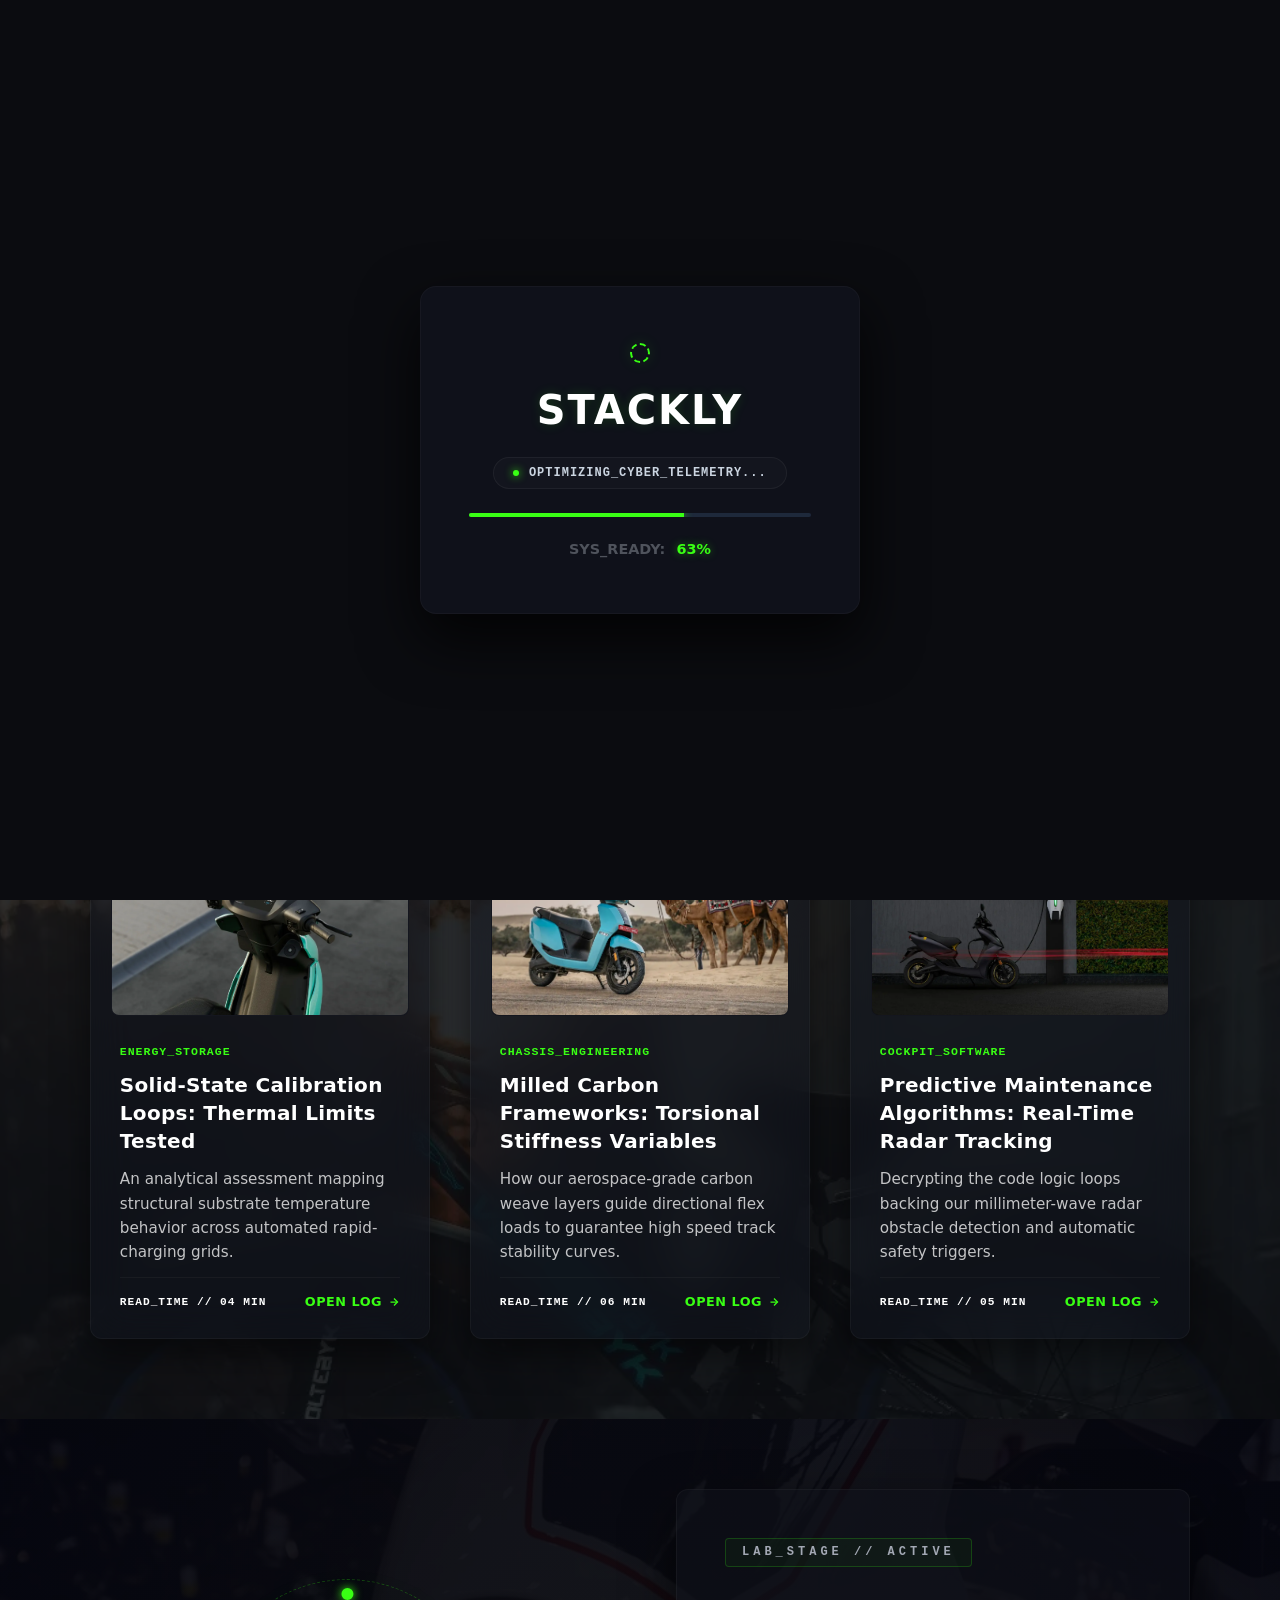
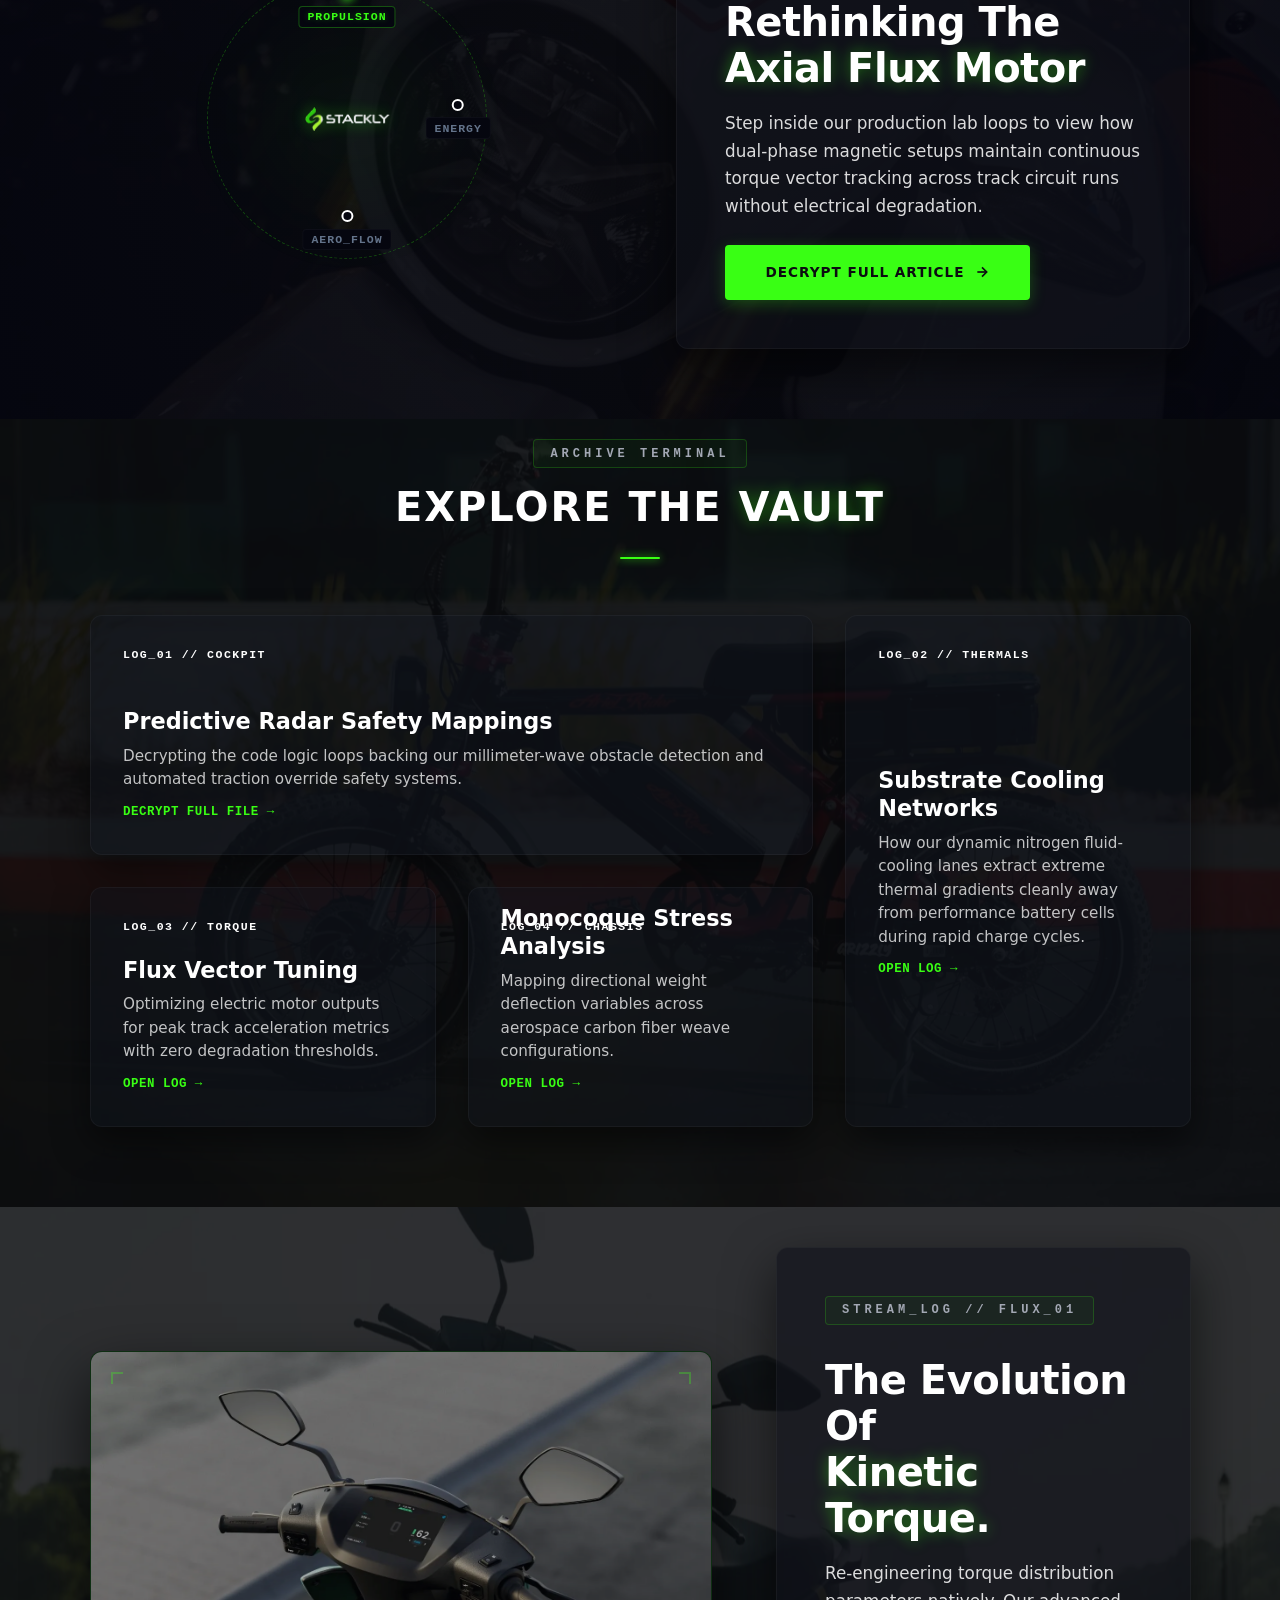
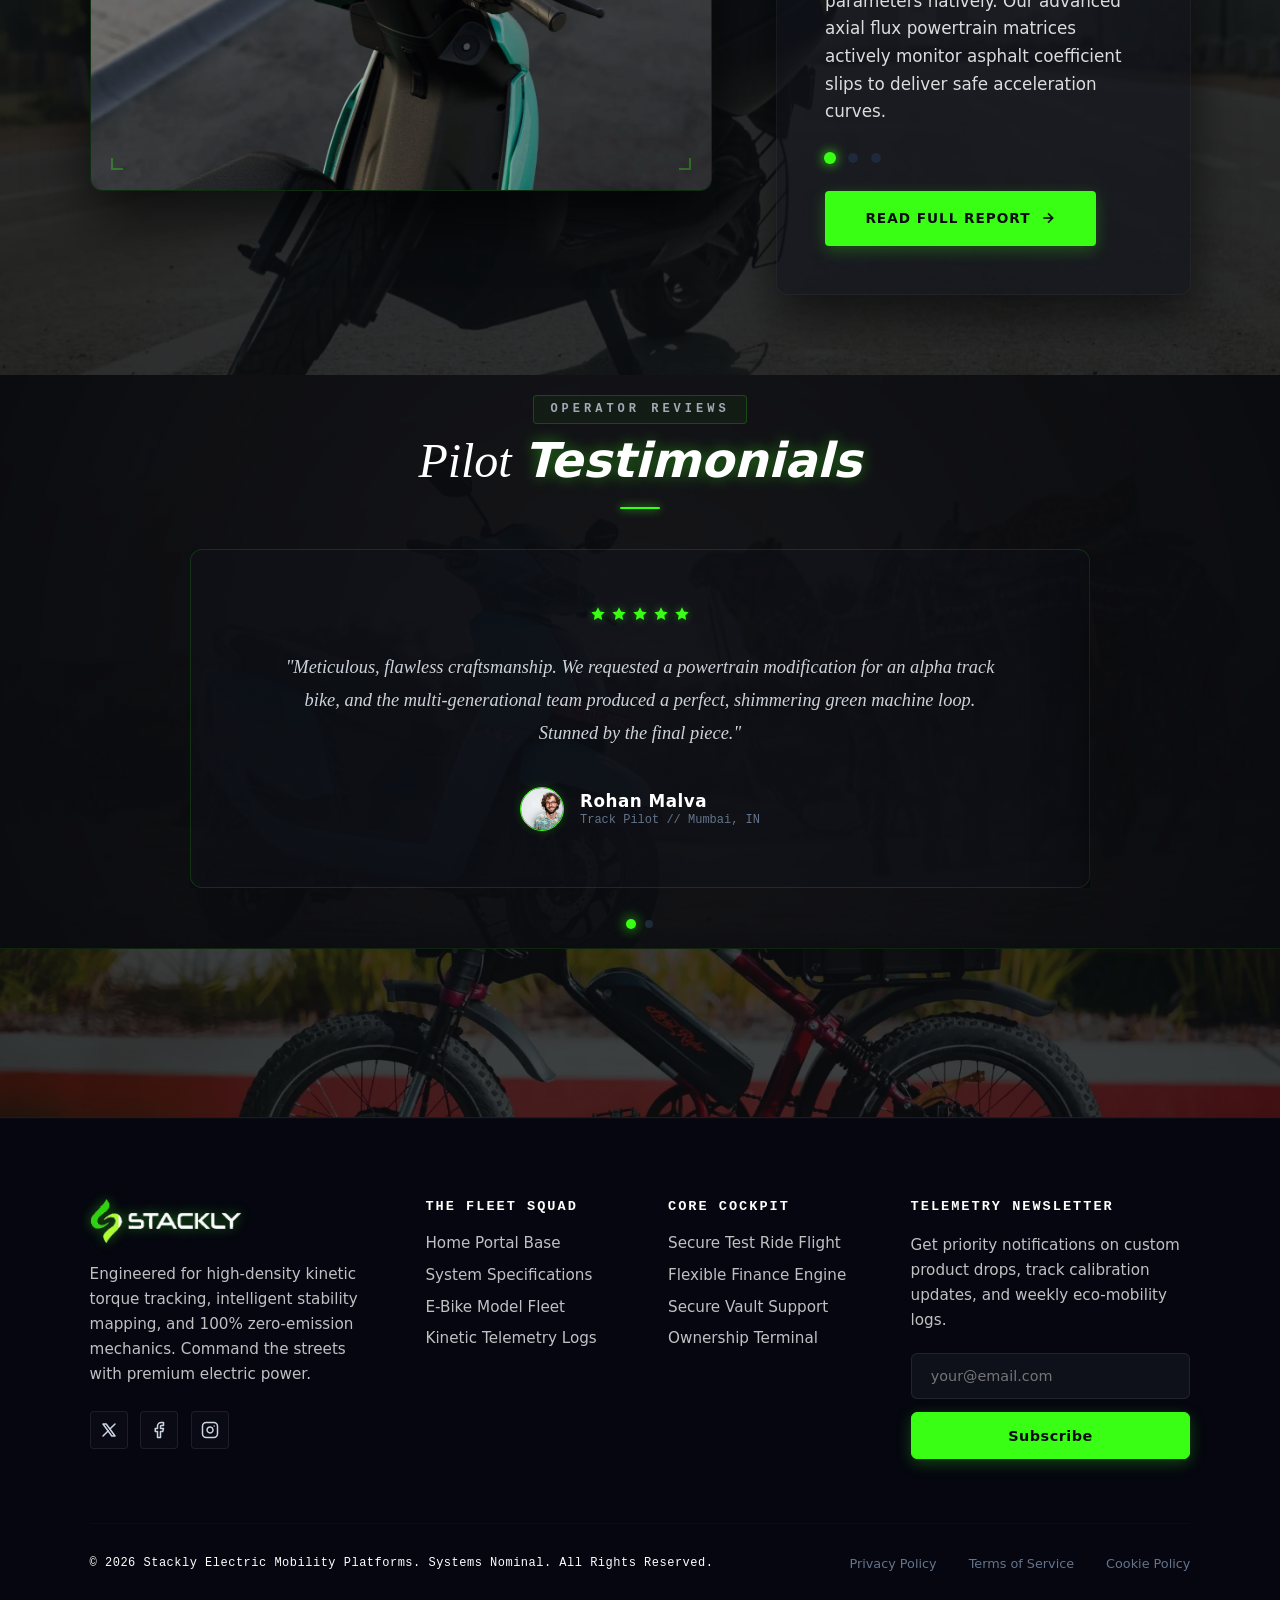
<file: blogs.html>
<!DOCTYPE html>
<html lang="en">
<head>
    <meta charset="UTF-8">
    <meta name="viewport" content="width=device-width, initial-scale=1.0">
    <title>Stackly EV Showroom</title>
    <!-- Font Awesome for the glowing icons -->
    <link rel="stylesheet" href="https://cloudflare.com">
    <!-- Your main style sheet link -->
    <link rel="stylesheet" href="style.css">
</head>
<body class="loading-active">

    <!-- Cinematic Sci-Fi Preloader Section -->
    <div id="preloader">
        <!-- Floating background background grid matrix -->
        <div class="cyber-grid"></div>
        
        <div class="preloader-content">
            <!-- Glowing Interactive Logo Ring -->
            <div class="logo-energy-ring">
                <i class="fa-solid fa-bolt central-bolt"></i>
            </div>
            
            <!-- Neon Glitch Title Text -->
            <h1 class="glitch-title" data-text="VOLTEDGE">STACKLY</h1>
            
            <!-- Dynamic Telemetry Messaging Grid -->
            <div class="status-panel">
                <span class="pulse-dot"></span>
                <p id="preload-status" class="preload-status">BOOT_SEQUENCE_INITIALIZED</p>
            </div>
            
            <!-- Advanced Neon Energy Meter -->
            <div class="meter-wrapper">
                <div class="progress-bar-glow" id="progress-bar"></div>
            </div>
            
            <!-- Matrix Digital Output Data Counter -->
            <div class="counter-display">
                <span class="static-label">SYS_READY:</span>
                <span class="preload-counter" id="preload-counter">00%</span>
            </div>
        </div>
    </div>
<script>
    document.addEventListener("DOMContentLoaded", () => {
    const preloader = document.getElementById('preloader');
    const progressBar = document.getElementById('progress-bar');
    const preloadCounter = document.getElementById('preload-counter');
    const statusText = document.getElementById('preload-status');

    // Diagnostic string arrays for contextual telemetry updates
    const logStages = [
        { limit: 25, text: "CONNECTING_TO_CORE_BATTERY..." },
        { limit: 55, text: "CALIBRATING_ELECTRIC_MOTORS..." },
        { limit: 80, text: "OPTIMIZING_CYBER_TELEMETRY..." },
        { limit: 100, text: "SYSTEMS_NOMINAL_ENERGIZING!" }
    ];

    let count = 0;
    const duration = 3200; // Target execution timeline: 3.2 seconds total
    const frequency = 30; // Clock step updates interval
    const incrementalStep = 100 / (duration / frequency);

    const activeTimer = setInterval(() => {
        count += incrementalStep;

        if (count >= 100) {
            count = 100;
            clearInterval(activeTimer);
            
            // Render terminal state updates
            progressBar.style.width = "100%";
            preloadCounter.innerText = "100%";
            statusText.innerText = logStages[3].text;

            // Trigger sleek structural layout screen clearance hooks
            setTimeout(() => {
                preloader.classList.add('loaded-complete');
                document.body.classList.remove('loading-active');
            }, 350);
        } else {
            const displayPercentage = Math.floor(count);
            progressBar.style.width = `${displayPercentage}%`;
            // Pad out digits with zeroes for clean UI display symmetry
            preloadCounter.innerText = `${displayPercentage.toString().padStart(2, '0')}%`;

            // Dynamically evaluate text updates based on progress limits
            const currentStage = logStages.find(stage => displayPercentage <= stage.limit);
            if (currentStage) {
                statusText.innerText = currentStage.text;
            }
        }
    }, frequency);
});

</script>
    <!-- Rest of your showroom page elements continue here... -->

    <!-- Fully Synchronized Transparent Floating Header Interface -->
<header class="synchronized-header">
    <div class="header-capsule-container">
        
        <!-- Company Brand Logo Station (Wordmark Text Removed) -->
        
<a href="javascript:void(0);" class="brand-logo-anchor" id="headerLogoRefreshBtn" aria-label="Stackly Home Reset">
    <div class="logo-glow-wrapper"></div>
    <!-- Pointed securely to your physical e-bike directory asset file path -->
    <img src="./Assests/brand logo.webp" alt="Stackly Official Logo" class="company-brand-img">
</a>


        <!-- 5-Channel Navigation Interface Matrix Links -->
        <nav class="navigation-link-matrix">
            <a href="index.html" class="synchronized-nav-route ">Home</a>
            <a href="specs.html" class="synchronized-nav-route ">Specs</a>
            <a href="showroom.html" class="synchronized-nav-route">Showroom</a>
            <a href="blogs.html" class="synchronized-nav-route active-route ">Blog</a>
            <a href="contactus.html" class="synchronized-nav-route">Contact</a>
            
            <!-- Mobile Drawer Contextual Anchor Action Paths -->
            <div class="mobile-drawer-auth-stack">
                <a href="login.html" class="synchronized-auth-anchor login-action-link">Login</a>
                <a href="signup.html" class="synchronized-auth-anchor signup-action-link">Sign Up</a>
            </div>
        </nav>

        <!-- Desktop Anchor Authentication Controls Station -->
        <div class="desktop-auth-station">
            <a href="login.html" class="synchronized-auth-anchor login-action-link">Login</a>
            <a href="signup.html" class="synchronized-auth-anchor signup-action-link">Sign Up</a>
        </div>

        <!-- Adaptive Mobile Interface Hamburg Vector Trigger Node -->
        <button class="mobile-wire-trigger-node" id="mobileWireTrigger" aria-label="Toggle Menu Matrix">
            <span class="wire-vector top-vector"></span>
            <span class="wire-vector middle-vector"></span>
            <span class="wire-vector bottom-vector"></span>
        </button>
        
    </div>
</header>

<script>
    // Synchronized Real-Time Header Navigation Controllers
document.addEventListener("DOMContentLoaded", () => {
    const synchronizedHeader = document.querySelector('.synchronized-header');
    const mobileWireTrigger = document.getElementById('mobileWireTrigger');
    const navigationLinkMatrix = document.querySelector('.navigation-link-matrix');
    const systemRouteAnchors = document.querySelectorAll('.synchronized-nav-route, .synchronized-auth-anchor');

    // 1. Monitor Wheel Vector Scrolling positions to trigger capsule sizing updates
    window.addEventListener('scroll', () => {
        if (window.scrollY > 40) {
            synchronizedHeader.classList.add('scrolled-mode');
        } else {
            synchronizedHeader.classList.remove('scrolled-mode');
        }
    });

    // 2. Click events to deploy and secure responsive menu drawer overlays
   let scrollPosition = 0;

mobileWireTrigger.addEventListener("click", () => {
    mobileWireTrigger.classList.toggle("wire-activated");
    navigationLinkMatrix.classList.toggle("drawer-deployed");

    if (navigationLinkMatrix.classList.contains("drawer-deployed")) {
        // Save current scroll position
        scrollPosition = window.pageYOffset;

        // Freeze the page
        document.body.style.position = "fixed";
        document.body.style.top = `-${scrollPosition}px`;
        document.body.style.left = "0";
        document.body.style.right = "0";
        document.body.style.width = "100%";
    } else {
        // Unfreeze the page
        document.body.style.position = "";
        document.body.style.top = "";
        document.body.style.left = "";
        document.body.style.right = "";
        document.body.style.width = "";

        // Restore scroll position
        window.scrollTo(0, scrollPosition);
    }
});

    // 3. Close pipeline to retract drawer immediately when clicking target route paths
 systemRouteAnchors.forEach(anchor => {
    anchor.addEventListener("click", (e) => {

        if (e.target.classList.contains("synchronized-nav-route")) {
            document.querySelector(".synchronized-nav-route.active-route")
                ?.classList.remove("active-route");
            e.target.classList.add("active-route");
        }

        mobileWireTrigger.classList.remove("wire-activated");
        navigationLinkMatrix.classList.remove("drawer-deployed");

        document.body.style.position = "";
        document.body.style.top = "";
        document.body.style.left = "";
        document.body.style.right = "";
        document.body.style.width = "";

        window.scrollTo(0, scrollPosition);
    });
});
});
// =========================================================================
// HEADER BRAND IDENTITY ACTIVE RUN-TIME PAGE REFRESH ENGINE
// =========================================================================

document.addEventListener("DOMContentLoaded", () => {
    const headerLogoRefreshBtn = document.getElementById("headerLogoRefreshBtn");

    if (headerLogoRefreshBtn) {
        headerLogoRefreshBtn.addEventListener("click", () => {
            // Forces a clean window location reload tracking loop from base index records
            window.location.reload();
        });
    }
});

</script>

<section class="blog-hero-viewport" id="blog-home">
        
        <!-- SEO Semantic Priority Heading (Hidden from user view, used strictly for search crawlers) -->
        <h1 class="seo-hidden-heading">Stackly Telemetry Blog - Electric Bike Technical Updates, Performance Testing Logs, and EV Eco-Mobility Articles</h1>

        <!-- Background Panoramic Viewport Matrix Layer -->
        <div class="blog-hero-backdrop-vault">
            <div class="blog-hero-mask"></div>
            <!-- Native background image tag running an oblique panning zoom loop -->
            <img src="./Assests/blogs - bg.webp" 
                 alt="VoltEdge Digital Tech Laboratory Information Grid Interface Background" 
                 class="blog-hero-image animate-cinematic-pan" 
                 loading="eager" 
                 decoding="async">
        </div>

        <!-- Foreground Interface Structure Grid Wrapper -->
        <div class="blog-hero-layout-wrapper">
            <div class="blog-hero-split-chassis">
                
                <!-- LEFT COLUMN: Clean Copywriting Pitch & Search Hub -->
                <article class="blog-copy-wing">
                    
                    <div class="cyber-radar-badge animate-clip-reveal">
                        <span class="radar-dot"></span>
                        <p class="badge-text">TELEMETRY_FEED // ACTIVE</p>
                    </div>

                    <h2 class="blog-hero-title animate-slide-up-fade">
                        The Kinetic <br>
                        <span class="serif-accent-text">Telemetry Logs.</span>
                    </h2>

                    <p class="blog-hero-summary animate-slide-up-fade" style="animation-delay: 0.2s;">
                        Decrypt real-time engineering breakthroughs, track thermal profiling parameters, and explore step-by-step guides straight from the Stackly factory floor labs.
                    </p>

                    <!-- User-Friendly Interactive Search Bar Terminal Console Input -->
                    <div class="blog-search-terminal animate-slide-up-fade" style="animation-delay: 0.3s;">
                        <form id="cyberSearchForm" class="search-form-chassis" novalidate>
                            <div class="search-input-wrapper">
                                <i class="fa-solid fa-terminal search-icon"></i>
                                <input type="text" id="systemQueryInput" placeholder="QUERY_SYSTEM_LOGS..." aria-label="Search telemetry logs" autocomplete="off">
                                <span class="input-glow-border"></span>
                            </div>
                            <button type="submit" class="search-submit-btn" aria-label="Execute Query">SEARCH</button>
                        </form>
                    </div>

                </article>

                <!-- RIGHT COLUMN: Featured Article Hot Highlight Terminal Panel -->
                <div class="blog-terminal-wing animate-slide-up-fade" style="animation-delay: 0.4s;">
                    <div class="terminal-matrix-box">
                        <div class="terminal-header-bar">
                            <span class="terminal-pulse-dot"></span>
                            <p class="terminal-serial">HOT_FEATURED_LOG // ACC_094</p>
                        </div>
                        
                        <div class="terminal-stream-screen">
                            <a href="404.html" class="featured-pane-link-wrapper">
                                <div class="telemetry-stream-pane">
                                    <span class="article-meta-tag">PROPULSION ENGINEERING</span>
                                    <h3 class="featured-article-headline">Overclocking the Axial Flux Motor: Liquid Cooling Matrices Evaluated</h3>
                                    <p class="pane-description">
                                        An analytical deep dive into the thermal coefficient threshold variables during sustained high-torque runs on closed performance circuits.
                                    </p>
                                    <div class="featured-pane-footer">
                                        <span>BY PILOT_REDACTED</span>
                                        <span class="read-link">READ LOG &rarr;</span>
                                    </div>
                                </div>
                            </a>
                        </div>
                    </div>
                </div>

            </div>
        </div>
    </section>

   
    <style>
        /* =========================================================================
   HIGH-CONTRAST NEON GREEN BLOG HERO LAYOUT ENGINE
   ========================================================================= */

.seo-hidden-heading {
    position: absolute; width: 1px; height: 1px; padding: 0; margin: -1px;
    overflow: hidden; clip: rect(0, 0, 0, 0); white-space: nowrap; border: 0;
}

body.blog-viewport-lock {
    background-color: #0b0c10 !important;
    overflow-x: hidden !important;
    margin: 0; padding: 0;
}

.blog-hero-viewport {
    position: relative !important;
    min-height: 100vh !important;
    width: 100% !important;
    display: flex !important;
    align-items: center !important;
    padding: 7px 7% 20px 7% !important; /* Spacing isolates space from floating navigation bar layers */
    background-color: #0b0c10 !important;
    overflow: hidden !important;
    box-sizing: border-box !important;
}

/* Backdrop layers matching dark theme parameters */
.blog-hero-backdrop-vault {
    position: absolute !important; inset: 0 !important; width: 100% !important; height: 100% !important; z-index: 0 !important;
    overflow: hidden !important;
}

.blog-hero-mask {
    position: absolute !important; inset: 0 !important;
    background: radial-gradient(circle at center, rgba(11, 12, 16, 0.84) 0%, #0b0c10 100%) !important;
    z-index: -1 !important; pointer-events: none !important;
}

.blog-hero-image {
    width: 100% !important; height: 100% !important; object-fit: cover !important; object-position: center !important;
    transform: scale(1.1) !important; opacity: 0.18 !important; /* Fixed background texture transparency settings */
}

/* Hardware-Accelerated Cinematic Panning & Zoom Loop Matrix Animation */
.blog-hero-backdrop-vault .animate-cinematic-pan {
    will-change: transform;
    animation: blogHeroCinematicMove 24s ease-in-out infinite alternate !important;
}
@keyframes blogHeroCinematicMove { 0% { transform: scale(1.1) translate(0, 0); } 100% { transform: scale(1.16) translate(-20px, -10px); } }

.blog-hero-layout-wrapper {
    position: relative !important; max-width: 1350px !important; margin: 0 auto !important; width: 100% !important; z-index: 5 !important;
}

.blog-hero-split-chassis {
    display: grid !important; grid-template-columns: 1.1fr 0.9fr !important; gap: 4.5rem !important; align-items: center !important; width: 100% !important;
}

/* Left Content Area Layout */
.blog-copy-wing { display: flex !important; flex-direction: column !important; gap: 1.8rem !important; }

/* Radar Badge Indicator Components */
.cyber-radar-badge {
    background: rgba(57, 255, 20, 0.03) !important; border: 1px solid rgba(57, 255, 20, 0.2) !important;
    padding: 0.5rem 1.2rem !important; border-radius: 4px !important; width: fit-content !important;
    display: flex !important; align-items: center !important; gap: 0.6rem !important;
}

.radar-dot {
    width: 7px !important; height: 7px !important; background-color: #39ff14 !important; border-radius: 50% !important;
    box-shadow: 0 0 10px #39ff14 !important; animation: blogRadarPulse 1.2s steps(2) infinite !important;
}
@keyframes blogRadarPulse { 50% { opacity: 0.2; } }

.badge-text { font-family: monospace !important; font-size: 0.72rem !important; color: #39ff14 !important; letter-spacing: 2px !important; font-weight: 700 !important; }

/* High-Contrast Bold Headings */
.blog-hero-title { font-size: 4rem !important; font-weight: 900 !important; line-height: 1.1 !important; letter-spacing: -0.5px !important; color: #ffffff !important; }

.serif-accent-text {
    font-family: 'Georgia', serif !important; font-weight: 500 !important; font-style: italic !important; color: #ffffff !important;
}

/* FORCED HIGH INTENSITY CONTRAST READABILITY VALUE: Pure white paragraphs summary text copy */
.blog-hero-summary {
    font-size: 1.05rem !important; line-height: 1.7 !important; color: #ffffff !important; opacity: 0.9 !important; text-shadow: 0 1px 3px rgba(0,0,0,0.5) !important;
}

/* =========================================================================
   USER-FRIENDLY HIGH-TECH SEARCH TERMINAL CONSOLE
   ========================================================================= */

.blog-search-terminal { width: 100% !important; max-width: 580px !important; }

.search-form-chassis { display: flex !important; gap: 1rem !important; width: 100% !important; }

.search-input-wrapper { position: relative !important; flex-grow: 1 !important; }

.search-icon {
    position: absolute !important; left: 1.2rem !important; top: 50% !important; transform: translateY(-50%) !important;
    color: white !important; font-size: 0.9rem !important; transition: color 0.3s ease !important; z-index: 10;
}

.search-input-wrapper input {
    width: 100% !important; padding: 1.1rem 1.2rem 1.1rem 2.8rem !important; background: #0f111a !important;
    border: 1px solid rgba(255, 255, 255, 0.08) !important; color: #ffffff !important; border-radius: 4px !important;
    outline: none !important; font-family: monospace !important; font-size: 0.9rem !important; box-sizing: border-box !important;
    transition: all 0.3s ease !important;
}

.search-input-wrapper input:focus { border-color: rgba(57, 255, 20, 0.4) !important; box-shadow: 0 0 15px rgba(57, 255, 20, 0.08) !important; }

.search-input-wrapper input:focus ~ .search-icon {
    color: #39ff14 !important; filter: drop-shadow(0 0 4px #39ff14) !important;
}

.search-submit-btn {
    background: #39ff14 !important; color: #0b0c10 !important; border: 1px solid #39ff14 !important; padding: 0 2rem !important;
    border-radius: 4px !important; font-family: monospace !important; font-size: 0.9rem !important; font-weight: 800 !important;
    cursor: pointer !important; letter-spacing: 1px !important; box-shadow: 0 4px 15px rgba(57, 255, 20, 0.25) !important;
    transition: all 0.35s ease !important;
}

.search-submit-btn:hover { background: transparent !important; color: #39ff14 !important; box-shadow: 0 0 22px #39ff14 !important; }

/* =========================================================================
   RIGHT PANEL: GLASSMORPHIC INTERACTIVE FEATURED CARD
   ========================================================================= */

.featured-pane-link-wrapper { text-decoration: none !important; color: inherit !important; display: block !important; }

.terminal-matrix-box {
    background: rgba(15, 17, 26, 0.6) !important; border: 1px solid rgba(57, 255, 20, 0.15) !important; border-radius: 12px !important;
    overflow: hidden !important; backdrop-filter: blur(20px) !important; -webkit-backdrop-filter: blur(20px) !important;
    box-shadow: 0 25px 50px rgba(0, 0, 0, 0.6) !important; transition: border-color 0.4s ease, box-shadow 0.4s ease !important;
}

.terminal-matrix-box:hover { border-color: #39ff14 !important; box-shadow: 0 0 25px rgba(57, 255, 20, 0.15) !important; }

.terminal-header-bar {
    background: rgba(57, 255, 20, 0.04) !important; border-bottom: 1px solid rgba(57, 255, 20, 0.15) !important;
    padding: 0.8rem 1.5rem !important; display: flex !important; align-items: center !important; gap: 0.75rem !important;
}

.terminal-pulse-dot {
    width: 6px !important; height: 6px !important; background-color: #39ff14 !important; border-radius: 50% !important;
    box-shadow: 0 0 8px #39ff14 !important; animation: terminalPulse 1.2s infinite steps(2) !important;
}
@keyframes terminalPulse { 50% { opacity: 0.2; } }

.terminal-serial { font-family: monospace !important; font-size: 0.7rem !important; font-weight: 700 !important; color: #39ff14 !important; letter-spacing: 1.5px !important; }

.terminal-stream-screen { padding: 2.5rem 2rem !important; }

.telemetry-stream-pane { display: flex !important; flex-direction: column !important; gap: 1.2rem !important; width: 100% !important; }

.article-meta-tag { font-family: monospace !important; font-size: 0.7rem !important; font-weight: 800 !important; color: #39ff14 !important; letter-spacing: 1.5px !important; }

.featured-article-headline { font-size: 1.5rem !important; font-weight: 800 !important; color: #ffffff !important; line-height: 1.3 !important; transition: color 0.3s ease !important; }

.terminal-matrix-box:hover .featured-article-headline { color: #39ff14 !important; text-shadow: 0 0 10px rgba(57, 255, 20, 0.2) !important; }

.pane-description { font-size: 0.95rem !important; line-height: 1.65 !important; color: #ffffff !important; opacity: 0.8 !important; }

.featured-pane-footer {
    display: flex !important; justify-content: space-between !important; align-items: center !important; margin-top: 0.5rem !important;
    padding-top: 1rem !important; border-top: 1px solid rgba(255, 255, 255, 0.05) !important; font-family: monospace !important;
    font-size: 0.72rem !important; font-weight: 700 !important; color: white !important;
}

.featured-pane-footer .read-link { color: #39ff14 !important; letter-spacing: 0.5px !important; transition: text-shadow 0.3s ease !important; }

.terminal-matrix-box:hover .read-link { text-shadow: 0 0 8px #39ff14 !important; }

/* =========================================================================
   HARDWARE ACCELERATED LOADING ANTIMATIONS TIMELINES
   ========================================================================= */

.animate-clip-reveal {
    opacity: 0; clip-path: inset(0 100% 0 0); animation: blogClipReveal 1s cubic-bezier(0.16, 1, 0.3, 1) forwards !important;
}
@keyframes blogClipReveal { 100% { opacity: 1; clip-path: inset(0 0 0 0); } }

.animate-slide-up-fade {
    opacity: 0; transform: translateY(30px); animation: blogSlideUpFade 1.1s cubic-bezier(0.16, 1, 0.3, 1) forwards !important;
}
@keyframes blogSlideUpFade { 100% { opacity: 1; transform: translateY(0); } }

/* =========================================================================
   FLUID RESPONSIVE HARDWARE SCREEN LAYER BREAKPOINTS
   ========================================================================= */

@media (max-width: 1024px) {.blog-hero-viewport { padding: 130px 5% 60px 5% !important; }.blog-hero-split-chassis { grid-template-columns: 1fr !important; gap: 3.5rem !important; }.blog-copy-wing { text-align: center !important; align-items: center !important; }.blog-hero-title { font-size: 3.2rem !important; }.blog-search-terminal { max-width: 100% !important; }}@media (max-width: 576px) {.blog-hero-title { font-size: 2.3rem !important; line-height: 1.2 !important; }.blog-hero-summary { font-size: 0.95rem !important; line-height: 1.6 !important; }.search-form-chassis { flex-direction: column !important; gap: 0.8rem !important; }.search-submit-btn { padding: 1.1rem !important; text-align: center !important; width: 100% !important; }.terminal-stream-screen { padding: 1.8rem 1.2rem !important; }.featured-article-headline { font-size: 1.25rem !important; }}

/* =========================================================================
   BUG FIX: ELIMINATE VERTICAL GAP BENEATH BLOG HERO SECTION
   ========================================================================= */

/* 1. FIXED: Adjusted height rules and padding to pull the layout together tightly */
.blog-hero-viewport {
    position: relative !important;
    min-height: auto !important; /* Stripped away the loose full-screen 100vh rule bug */
    width: 100% !important;
    display: flex !important;
    align-items: center !important;
    padding: 140px 7% 40px 7% !important; /* Drastically cut bottom padding from 80px down to 40px */
    background-color: #0b0c10 !important;
    box-sizing: border-box !important;
}

/* 2. Tighten the interior chassis container weights */
.blog-hero-split-chassis {
    display: grid !important;
    grid-template-columns: 1.1fr 0.9fr !important;
    gap: 3.5rem !important; /* Balanced gap spacing */
    align-items: flex-start !important; /* Anchors content to the top instead of stretching it downwards */
    width: 100% !important;
}

/* 3. Pull the search console up closely beneath your summary paragraph text */
.blog-copy-wing {
    display: flex !important;
    flex-direction: column !important;
    gap: 1.2rem !important; /* Reduced row element spacing gap */
}

/* 4. Minimize top spacing on the article grid section directly underneath */
.quantum-blog-grid {
    position: relative !important;
    width: 100% !important;
    padding: 10px 7% 60px 7% !important; /* Minimized top padding from 20px to 10px pulls content right up */
    background-color: #0b0c10 !important;
}

/* Maintain proper full-column vertical stacking balance on mobile phone sizes */
@media (max-width: 1024px) {
    .blog-hero-viewport {
        padding: 120px 5% 30px 5% !important;
    }
    .blog-hero-split-chassis {
        grid-template-columns: 1fr !important;
        gap: 2rem !important;
    }
}

    </style>

    <script>
    document.addEventListener("DOMContentLoaded", () => {
    const searchForm = document.getElementById("cyberSearchForm");
    const queryInput = document.getElementById("systemQueryInput");

    if (searchForm && queryInput) {
        searchForm.addEventListener("submit", (event) => {
            event.preventDefault(); // Intercept HTML5 query redirect snap paths
            
            const rawSearchQuery = queryInput.value.trim();

            // FIXED: If the query is empty or still matching an error string, run a high-contrast validation warning
            if (!rawSearchQuery || rawSearchQuery.startsWith("ERROR:") || rawSearchQuery.startsWith("[SEARCH_COMPILING]:")) {
                queryInput.style.borderColor = "#ff0055"; // Injects high-contrast red perimeter flash
                queryInput.value = "ERROR: PLEASE FILL THE FIELD..."; // Injects a visible layout error warning text string
                queryInput.style.color = "#ff0055"; // Changes text color to high-visibility warning red
                
                // Automatically clears out the error parameters after 1.5 seconds so the user can type fresh inputs
                setTimeout(() => { 
                    queryInput.style.borderColor = ""; 
                    queryInput.value = "";
                    queryInput.style.color = "";
                }, 1500);
                return;
            }

            // Simulate database indexing response log
            console.log(`[QUERY_SENT]: Executing telemetry fetch loop for string: "${rawSearchQuery.toUpperCase()}"`);
            
            // Re-route clean placeholder text tags
            queryInput.value = `[SEARCH_COMPILING]: ${rawSearchQuery.toUpperCase()}`;
            queryInput.disabled = true;

            // Wiped alert triggers and routed directly to the 404 validation panel
            setTimeout(() => {
                queryInput.disabled = false;
                
                // Clear the form elements safely right before leaving the screen view
                searchForm.reset();

                // Executes direct window redirection straight into your custom 404 calibration loop screen page
                window.location.href = "404.html";
            }, 1200);
        });
    }
});

    </script>

    <!-- Standalone Interactive Landmark Blog Directory Grid Section with optimized padding for SEO indexing -->
<section class="quantum-blog-grid" id="blog-grid">
    
    <!-- SEO Technical Layer Metadata Heading -->
    <h2 class="seo-hidden-heading">Stackly Electric Bike Telemetry Article Directory, Battery System Guides, and EV Commuter Performance Logs</h2>

    <!-- Dynamic Continuous Panning Background Asset Vault Layer -->
    <div class="grid-image-viewport">
        <div class="grid-fog-overlay"></div>
        <!-- Point the src path directly to your official grid ledger or digital blueprint background image asset file -->
        <img src="./Assests/Bicycle.webp" 
             alt="VoltEdge Digital Cryptographic Tech Ledger and Financial Grid Interface Background" 
             class="grid-scenery-image animate-oblique-drift" 
             loading="lazy" 
             decoding="async">
    </div>

    <div class="grid-layout-wrapper">
        
        <!-- Section Navigation Sub-Header (With tightly minimized spacing constraints) -->
        <header class="grid-section-header">
            <span class="cyber-accent-tag">TELEMETRY_DIRECTORY</span>
            <h3 class="grid-main-title">DECRYPTED_LOG <span class="neon-glow-text">FEEDS</span></h3>
            <div class="header-laser-separator"></div>
        </header>

        <!-- Fluid Micro-Interaction Article Cards Deck Matrix Grid -->
        <div class="blog-composition-grid">
            
            <!-- ARTICLE CARD 01: Battery Metrics -->
            <article class="blog-intel-card animate-scroll-view">
                <div class="card-laser-fringe"></div>
                
                <div class="blog-media-vault">
                    <div class="blog-frame-limiter">
                        <img src="./Assests/EV 2.webp" 
                             alt="VoltEdge Smart Battery Thermal Coefficient Testing Session" 
                             class="blog-showcase-asset">
                    </div>
                    <span class="blog-timestamp-badge">THERMAL_LOG // 01</span>
                </div>
                
                <div class="blog-telemetry-body">
                    <span class="article-meta-tag">ENERGY_STORAGE</span>
                    <h4 class="blog-article-title">Solid-State Calibration Loops: Thermal Limits Tested</h4>
                    <p class="blog-summary-text">An analytical assessment mapping structural substrate temperature behavior across automated rapid-charging grids.</p>
                    
                    <div class="blog-footer-node">
                        <span class="read-time-telemetry">READ_TIME // 04 MIN</span>
                        <a href="404.html" class="blog-action-anchor" aria-label="Read full solid-state calibration loop article">
                            <span>OPEN LOG</span>
                            <svg width="12" height="12" viewBox="0 0 24 24" fill="none" stroke="currentColor" stroke-width="2.5"><line x1="5" y1="12" x2="19" y2="12"/><polyline points="12 5 19 12 12 19"/></svg>
                        </a>
                    </div>
                </div>
            </article>

            <!-- ARTICLE CARD 02: Carbon Chassis Structural Integrity -->
            <article class="blog-intel-card animate-scroll-view" style="animation-delay: 0.15s;">
                <div class="card-laser-fringe"></div>
                
                <div class="blog-media-vault">
                    <div class="blog-frame-limiter">
                        <img src="./Assests/EV 4.webp" 
                             alt="VoltEdge Carbon Monocoque Frame Stress Test Simulation" 
                             class="blog-showcase-asset">
                    </div>
                    <span class="blog-timestamp-badge">FRAME_LOG // 02</span>
                </div>
                
                <div class="blog-telemetry-body">
                    <span class="article-meta-tag">CHASSIS_ENGINEERING</span>
                    <h4 class="blog-article-title">Milled Carbon Frameworks: Torsional Stiffness Variables</h4>
                    <p class="blog-summary-text">How our aerospace-grade carbon weave layers guide directional flex loads to guarantee high speed track stability curves.</p>
                    
                    <div class="blog-footer-node">
                        <span class="read-time-telemetry">READ_TIME // 06 MIN</span>
                        <a href="404.html" class="blog-action-anchor" aria-label="Read full milled carbon framework stiffness article">
                            <span>OPEN LOG</span>
                            <svg width="12" height="12" viewBox="0 0 24 24" fill="none" stroke="currentColor" stroke-width="2.5"><line x1="5" y1="12" x2="19" y2="12"/><polyline points="12 5 19 12 12 19"/></svg>
                        </a>
                    </div>
                </div>
            </article>

            <!-- ARTICLE CARD 03: Smart Diagnostics -->
            <article class="blog-intel-card animate-scroll-view" style="animation-delay: 0.3s;">
                <div class="card-laser-fringe"></div>
                
                <div class="blog-media-vault">
                    <div class="blog-frame-limiter">
                        <img src="./Assests/EV bike.webp" 
                             alt="VoltEdge Integrated Cockpit UI Screen Diagnostics Feed" 
                             class="blog-showcase-asset">
                    </div>
                    <span class="blog-timestamp-badge">CYBER_LOG // 03</span>
                </div>
                
                <div class="blog-telemetry-body">
                    <span class="article-meta-tag">COCKPIT_SOFTWARE</span>
                    <h4 class="blog-article-title">Predictive Maintenance Algorithms: Real-Time Radar Tracking</h4>
                    <p class="blog-summary-text">Decrypting the code logic loops backing our millimeter-wave radar obstacle detection and automatic safety triggers.</p>
                    
                    <div class="blog-footer-node">
                        <span class="read-time-telemetry">READ_TIME // 05 MIN</span>
                        <a href="404.html" class="blog-action-anchor" aria-label="Read full predictive maintenance algorithm article">
                            <span>OPEN LOG</span>
                            <svg width="12" height="12" viewBox="0 0 24 24" fill="none" stroke="currentColor" stroke-width="2.5"><line x1="5" y1="12" x2="19" y2="12"/><polyline points="12 5 19 12 12 19"/></svg>
                        </a>
                    </div>
                </div>
            </article>

        </div>
    </div>
</section>

<style>
    /* =========================================================================
   INTERACTIVE ARTICLE GRID FEED MATRIX GRAPHIC ENGINE STYLES
   ========================================================================= */

.quantum-blog-grid {
    position: relative !important;
    width: 100% !important;
    padding: 40px 7% 80px 7% !important; /* Tight top padding bridges close to hero section above */
    background-color: #0b0c10 !important;
    overflow: hidden !important;
    z-index: 1 !important;
}

/* Master Space Viewport Background Frame Container */
.grid-image-viewport {
    position: absolute !important; inset: 0 !important; width: 100% !important; height: 100% !important; z-index: -2 !important; overflow: hidden !important;
}

/* Dark gradient mask isolates light pollution under text panels */
.grid-fog-overlay {
    position: absolute !important; inset: 0 !important;
    background: radial-gradient(circle at center, rgba(11, 12, 16, 0.85) 0%, #0b0c10 100%) !important;
    z-index: -1 !important; pointer-events: none !important;
}

/* FIXED: Formatted the asset tag to stretch width-wise to delete black columns completely */
.grid-scenery-image {
    width: 100% !important; height: 100% !important; object-fit: cover !important; object-position: center !important;
    transform: scale(1.1) !important; opacity: 0.15 !important; /* Subtle wireframe background texture settings */
}

/* Continuous Oblique Background Drift Movement Animation Loop */
.grid-image-viewport .animate-oblique-drift {
    will-change: transform;
    animation: gridBackParallax 24s ease-in-out infinite alternate !important;
}
@keyframes gridBackParallax { 0% { transform: scale(1.1) translate(0, 0); } 100% { transform: scale(1.16) translate(-15px, 8px); } }

.grid-layout-wrapper {
    position: relative !important; max-width: 1350px !important; margin: 0 auto !important; width: 100% !important; z-index: 5 !important;
}

/* Centered Header Formatting Tree */
.grid-section-header {
    display: flex !important; flex-direction: column !important; align-items: center !important; text-align: center !important; gap: 0.5rem !important; margin-bottom: 3.5rem !important;
}

.grid-main-title {
    font-size: 2.5rem !important; font-weight: 900 !important; letter-spacing: 2px !important; color: #ffffff !important;
}

.neon-glow-text { color: #39ff14 !important; text-shadow: 0 0 10px rgba(57, 255, 20, 0.4) !important; }

.header-laser-separator {
    width: 60px; height: 3px; background: #39ff14; box-shadow: 0 0 10px #39ff14; border-radius: 20px; margin-top: 0.5rem;
}

.cyber-accent-tag {
    font-family: monospace; font-size: 0.8rem; font-weight: 700; color: #39ff14; letter-spacing: 3px;
    background: rgba(57, 255, 20, 0.04); padding: 0.4rem 1rem; border: 1px solid rgba(57, 255, 20, 0.2); border-radius: 4px;
}

/* Symmetrical Article Grid Layout Deck Grid Configuration */
.blog-composition-grid {
    display: grid !important;
    grid-template-columns: repeat(auto-fit, minmax(320px, 1fr)) !important;
    gap: 2.5rem !important;
    width: 100% !important;
}

/* =========================================================================
   3D MULTI-ROW PRODUCT SHOWCASE DECK CARDS INTERACTIVE NEON HOVERS
   ========================================================================= */

.blog-intel-card {
    background: rgba(17, 20, 30, 0.5) !important;
    border: 1px solid rgba(255, 255, 255, 0.04) !important;
    backdrop-filter: blur(20px) !important;
    -webkit-backdrop-filter: blur(20px) !important;
    border-radius: 12px !important;
    position: relative !important;
    overflow: hidden !important;
    display: flex !important;
    flex-direction: column !important;
    box-shadow: 0 15px 35px rgba(0,0,0,0.5);
    transition: all 0.5s cubic-bezier(0.16, 1, 0.3, 1) !important;
}

/* Top accent running laser green line track underlay */
.card-laser-fringe {
    position: absolute !important; top: 0; left: 0; width: 100%; height: 3px;
    background: linear-gradient(90deg, transparent, #39ff14, transparent) !important;
    opacity: 0; transform: scaleX(0.2) !important; transition: all 0.45s ease !important; z-index: 10 !important;
}

.blog-media-vault { width: 100% !important; padding: 1.25rem 1.25rem 0 1.25rem !important; position: relative !important; }

/* Full Bleed Image Frame Limits */
.blog-frame-limiter {
    width: 100% !important; height: 200px !important; /* Locks balanced landscape layout profile proportions */
    border-radius: 8px !important; overflow: hidden !important;
    background: #070912 !important; border: 1px solid rgba(255, 255, 255, 0.05) !important;
}

.blog-showcase-asset {
    width: 100% !important; height: 100% !important;
    object-fit: cover !important; /* Bypasses any squishing or compression distortions natively */
    object-position: center !important;
    transition: transform 0.6s cubic-bezier(0.16, 1, 0.3, 1) !important;
}

.blog-timestamp-badge {
    position: absolute !important; top: 2rem !important; left: 2rem !important;
    background: #0b0c10 !important; color: #39ff14 !important;
    border: 1px solid rgba(57, 255, 20, 0.3) !important; font-family: monospace !important;
    font-size: 0.65rem !important; font-weight: 700 !important; padding: 0.3rem 0.8rem !important;
    border-radius: 4px !important; letter-spacing: 1px !important;
    box-shadow: 0 5px 15px rgba(0,0,0,0.4) !important; z-index: 5 !important;
}

/* Telemetry Information Typography Grid */
.blog-telemetry-body {
    padding: 1.8rem !important; display: flex !important; flex-direction: column !important; gap: 0.8rem !important; flex-grow: 1 !important;
}

.article-meta-tag {
    font-family: monospace !important; font-size: 0.72rem !important; font-weight: 800 !important;
    color: #39ff14 !important; letter-spacing: 1px !important;
}

.blog-article-title {
    font-size: 1.25rem !important; font-weight: 800 !important; color: #ffffff !important;
    line-height: 1.4 !important; letter-spacing: 0.3px !important;
    transition: color 0.3s ease !important;
}

/* FORCED CONTRAST ACCURACY: Legible crisp white description parameters */
.blog-summary-text {
    font-size: 0.95rem !important; line-height: 1.6 !important; color: #ffffff !important; opacity: 0.75 !important;
}

/* Footer Control nodes */
.blog-footer-node {
    display: flex !important; justify-content: space-between !important; align-items: center !important;
    margin-top: auto !important; padding-top: 1rem !important; border-top: 1px solid rgba(255, 255, 255, 0.04) !important;
}

.read-time-telemetry {
    font-family: monospace !important; font-size: 0.7rem !important; color: white !important;
    font-weight: 700 !important; letter-spacing: 1px !important;
}

/* High-contrast functional redirection link tags */
.blog-action-anchor {
    display: flex !important; align-items: center !important; gap: 0.4rem !important; text-decoration: none !important;
    color: #39ff14 !important; font-family: monospace !important; font-size: 0.8rem !important; font-weight: 800 !important;
    letter-spacing: 0.5px !important; transition: all 0.3s ease !important;
}

.blog-action-anchor svg { transition: transform 0.3s ease !important; }

/* HIGH VOLTAGE HOVER STATE GRAPHICS EXPANSION DRIVES */
.blog-intel-card:hover {
    transform: translateY(-5px) !important; border-color: rgba(57, 255, 20, 0.25) !important;
    background: rgba(17, 20, 30, 0.8) !important;
    box-shadow: 0 20px 45px rgba(0,0,0,0.6), 0 0 20px rgba(57, 255, 20, 0.05) !important;
}

.blog-intel-card:hover .card-laser-fringe { opacity: 1 !important; transform: scaleX(1) !important; }
.blog-intel-card:hover .blog-showcase-asset { transform: scale(1.06) !important; }
.blog-intel-card:hover .blog-article-title { color: #39ff14 !important; text-shadow: 0 0 8px rgba(57, 255, 20, 0.3) !important; }
.blog-intel-card:hover .blog-action-anchor { text-shadow: 0 0 10px #39ff14 !important; }
.blog-intel-card:hover .blog-action-anchor svg { transform: translateX(3px) !important; }

/* =========================================================================
   NATIVE HIGH-PERFORMANCE SCROLL VIEW ENTRANCE EFFECTS (CSS ONLY)
   ========================================================================= */

.quantum-blog-grid .animate-scroll-view {
    opacity: 0;
    will-change: transform, opacity;
    animation: blogGridRevealIn 1s cubic-bezier(0.16, 1, 0.3, 1) forwards !important;
    animation-timeline: view();
    animation-range: entry 10% cover 35%;
    animation-fill-mode: both;
}

@keyframes blogGridRevealIn {
    0% { opacity: 0; transform: perspective(1000px) rotateX(4deg) translateY(40px) scale(0.96); filter: blur(3px); }
    100% { opacity: 1; transform: perspective(1000px) rotateX(0deg) translateY(0) scale(1); filter: blur(0); }
}

/* =========================================================================
   FLUID RESPONSIVE COMPONENT LAYER BREAKPOINTS
   ========================================================================= */

@media (max-width: 768px) {
    .quantum-blog-grid { padding: 40px 5% 60px 5% !important; }
    .grid-main-title { font-size: 2rem !important; }
    .blog-composition-grid { grid-template-columns: 1fr !important; gap: 2.2rem !important; } /* Hard vertical stack single column rules */
    .blog-frame-limiter { height: 180px !important; }
    .blog-telemetry-body { padding: 1.25rem !important; gap: 0.6rem !important; }
    
    .quantum-blog-grid .animate-scroll-view { animation-range: entry 5% cover 25%; }
    @keyframes blogGridRevealIn { 0% { opacity: 0; transform: translateY(25px); } 100% { opacity: 1; transform: translateY(0); } }
    .blog-intel-card:hover { transform: translateY(-3px) !important; } /* Soften displacement values over phone touches */
}

</style>

<!-- Standalone Landmark Creative Marketing Hub Section for SEO Indexing -->
<section class="quantum-radar-carousel" id="blog-radar">
    
    <!-- SEO Optimization Meta Layer -->
    <h2 class="seo-hidden-heading">Stackly Custom Fleet Engineering Innovations, Aero-Dynamic Velocity Testing, and Solid-State Energy Log Hubs</h2>

    <!-- Backdrop Panoramic Matrix Viewport Layer -->
    <div class="radar-image-viewport">
        <div class="radar-fog-overlay"></div>
        <!-- Point the src path directly to your official grid network or digital interface background image asset file -->
        <img src="./Assests/EV 7.webp" 
             alt="VoltEdge Computational Fluid Dynamics Grid Interface Background" 
             class="radar-scenery-image animate-oblique-drift">
    </div>

    <div class="radar-layout-wrapper">
        <div class="radar-split-chassis">
            
            <!-- LEFT COLUMN: Rotatable Interactive Holographic Radar Core -->
            <!-- LEFT COLUMN: Rotatable Interactive Holographic Radar Core -->
<div class="radar-deck-wing">
    <div class="radar-chassis-glow"></div>
    <div class="holographic-radar-ring" id="radarRingChassis">
        
        <!-- FIXED CENTRAL ANCHOR: Highly visible vehicle/core vector image tag -->
        <div class="radar-center-core-vault">
            <!-- Points directly to your local webp brand graphic asset file path -->
            <img src="./Assests/brand logo.webp" 
                 alt="VoltEdge Core Propulsion Centerpiece Logo" 
                 class="radar-center-vector-img">
        </div>
        
        <!-- Asymmetrical Node Anchors distributed precisely across circular coordinates -->
        <div class="radar-node-anchor active-node" data-slide="propulsion" style="top: 10%; left: 50%; transform: translate(-50%, -50%);">
            <div class="node-indicator-dot"></div>
            <span class="node-label-tag">PROPULSION</span>
        </div>

        <div class="radar-node-anchor" data-slide="energy" style="top: 50%; right: 10%; transform: translate(50%, -50%);">
            <div class="node-indicator-dot"></div>
            <span class="node-label-tag">ENERGY</span>
        </div>

        <div class="radar-node-anchor" data-slide="aerodynamics" style="bottom: 10%; left: 50%; transform: translate(-50%, 50%);">
            <div class="node-indicator-dot"></div>
            <span class="node-label-tag">AERO_FLOW</span>
        </div>

    </div>
</div>


            <!-- RIGHT COLUMN: High-Visibility Copywriting Text Card Module -->
            <article class="radar-content-wing animate-view-trigger">
                <div class="content-matrix-card">
                    <span class="cyber-accent-tag" id="radarHubBadge">LAB_STAGE // ACTIVE</span>
                    
                    <!-- Content panes swapped fluidly via the controller script -->
                    <div class="radar-text-stream-viewport" id="radarTextStream">
                        
                        <!-- Slide 1: Propulsion -->
                        <div class="radar-text-pane active-pane" id="slide-propulsion">
                            <h3 class="radar-primary-title">Rethinking The <br><span class="neon-glow-text">Axial Flux Motor</span></h3>
                            <p class="radar-body-summary">
                                Step inside our production lab loops to view how dual-phase magnetic setups maintain continuous torque vector tracking across track circuit runs without electrical degradation.
                            </p>
                        </div>

                        <!-- Slide 2: Energy Pack -->
                        <div class="radar-text-pane" id="slide-energy">
                            <h3 class="radar-primary-title">Solid-State <br><span class="neon-glow-text">Cell Protection</span></h3>
                            <p class="radar-body-summary">
                                Exploring the thermodynamic protection grids backing our structured lithium-carbohydrate matrices, delivering safe rapid-charging metrics under heavy load variances.
                            </p>
                        </div>

                        <!-- Slide 3: Aerodynamics -->
                        <div class="radar-text-pane" id="slide-aerodynamics">
                            <h3 class="radar-primary-title">Slicing Wakes Via <br><span class="neon-glow-text">Carbon Shells</span></h3>
                            <p class="radar-body-summary">
                                Computational fluid dynamics analysis displays how low-profile fairing cuts successfully extract high-pressure air structures away from the rider cockpit area.
                            </p>
                        </div>

                    </div>

                    <a href="404.html" class="radar-cta-anchor solid-flux-glow">
                        <span>DECRYPT FULL ARTICLE</span>
                        <svg class="btn-arrow" width="16" height="16" viewBox="0 0 24 24" fill="none" stroke="currentColor" stroke-width="2.5"><line x1="5" y1="12" x2="19" y2="12"/><polyline points="12 5 19 12 12 19"/></svg>
                    </a>
                </div>
            </article>

        </div>
    </div>
</section>

<style>

    /* =========================================================================
   FIXED: RADAR CENTRAL VECTOR INITIALIZATION & ABSOLUTE DEAD-CENTER LOCK
   ========================================================================= */

/* FIXED: Configured a dedicated central core container that ignores the ring's rotation tracks */
.radar-center-core-vault {
    position: absolute !important;
    top: 50% !important;
    left: 50% !important;
    transform: translate(-50%, -50%) !important; /* Absolute dead center lock layout */
    width: 90px !important; /* Balanced size prevents clipping your dashed tracker ring */
    height: 90px !important;
    display: flex !important;
    justify-content: center !important;
    align-items: center !important;
    z-index: 2 !important;
    pointer-events: none !important; /* Bypasses mouse interaction blocking loops */
}

/* FIXED: Formatted the internal image tag to fit cleanly and maintain aspect symmetry */
.radar-center-vector-img {
    width: 85px !important; /* Fits perfectly and prominently inside the dashboard circle */
    height: auto !important;
    object-fit: contain !important; /* Prevents raw image stretching or compression distortions */
    background: transparent !important;
    border-radius: 0 !important; /* Clears oval radius clipping errors */
    
    /* Neon green drop-shadow Projects a crisp ambient aura layer for supreme dark contrast */
    filter: drop-shadow(0 0 8px rgba(57, 255, 20, 0.5)) !important;
    opacity: 0.95 !important;
    transition: transform 0.4s ease, opacity 0.4s ease !important;
}

/* Amplify image visibility parameters whenever a user hovers over the radar chassis */
.holographic-radar-ring:hover .radar-center-vector-img {
    transform: scale(1.04) !important;
    opacity: 1 !important;
    filter: drop-shadow(0 0 15px #39ff14) !important; /* Burst effect intensifies green lighting beams */
}

    /* =========================================================================
   CINEMATIC KINETIC RADAR CAROUSEL INTERFACE MODULE STYLE ENGINE
   ========================================================================= */

.quantum-radar-carousel {
    position: relative !important;
    width: 100% !important;
    padding: 70px 7% !important;
    background-color: #05060f !important; /* Pitch black canvas void background */
    overflow: hidden !important;
    z-index: 15 !important;
}

/* Panoramic Canvas Backdrop Layers Matrix */
.radar-image-viewport {
    position: absolute !important; inset: 0 !important; width: 100% !important; height: 100% !important; z-index: -2 !important; overflow: hidden !important;
}

.radar-fog-overlay {
    position: absolute !important; inset: 0 !important;
    background: radial-gradient(circle at center, rgba(11, 12, 16, 0.75) 0%, #05060f 100%) !important;
    z-index: -1 !important; pointer-events: none !important;
}

/* FIXED: Formatted the asset to stretch out fully width-wise across the screen */
.radar-scenery-image {
    width: 100% !important; /* Spans cleanly edge-to-edge horizontally to erase black side columns */
    height: 100% !important;
    object-fit: cover !important; /* Crops image edges automatically to protect aspect proportions */
    object-position: center !important;
    transform: scale(1.1) !important;
    opacity: 0.06 !important; /* Subtle background pattern transparency settings */
}

/* Parallax zoom pan looping kinetics animation */
.radar-image-viewport .animate-oblique-drift {
    will-change: transform;
    animation: radarSceneryDrift 24s ease-in-out infinite alternate !important;
}
@keyframes radarSceneryDrift { 0% { transform: scale(1.1) translate(0,0); } 100% { transform: scale(1.15) translate(-15px, -8px); } }

.radar-layout-wrapper {
    position: relative !important; max-width: 1350px !important; margin: 0 auto !important; width: 100% !important; z-index: 5 !important;
}

.radar-split-chassis {
    display: grid !important;
    grid-template-columns: 1fr 1fr !important; /* Balanced row space distribution weights */
    gap: 4.5rem !important;
    align-items: center !important;
    width: 100% !important;
}

/* =========================================================================
   LEFT PANEL: ROTATABLE INTERACTIVE HOLOGRAPHIC RADAR DATA WHEEL
   ========================================================================= */

.radar-deck-wing {
    position: relative !important;
    display: flex !important;
    justify-content: center !important;
    align-items: center !important;
    width: 100% !important;
    height: 400px !important;
}

.radar-chassis-glow {
    position: absolute !important; width: 260px; height: 250px;
    background: radial-gradient(circle, rgba(57, 255, 20, 0.05) 0%, transparent 70%) !important;
    filter: blur(40px) !important; pointer-events: none !important;
}

/* The primary interactive rotatable circular structure */
.holographic-radar-ring {
    width: 280px !important; height: 280px !important;
    border: 1px dashed rgba(57, 255, 20, 0.25) !important; /* Green dashed theme radar circle tracking path */
    border-radius: 50% !important;
    position: relative !important;
    transition: transform 0.7s cubic-bezier(0.16, 1, 0.3, 1) !important; /* Hardware accelerated smooth wheel rotation */
    will-change: transform;
}

.radar-node-anchor {
    position: absolute !important;
    display: flex !important;
    flex-direction: column !important;
    align-items: center !important;
    gap: 0.4rem !important;
    cursor: pointer !important;
    z-index: 10 !important;
}

.node-indicator-dot {
    width: 12px !important; height: 12px !important;
    background: #05060f !important;
    border: 2px solid white!important;
    border-radius: 50% !important;
    transition: all 0.3s ease !important;
    box-shadow: 0 0 5px rgba(0,0,0,0.5);
}

.node-label-tag {
    font-family: monospace !important;
    font-size: 0.72rem !important;
    font-weight: 700 !important;
    color: #64748b !important; /* Silver baseline state headers text strings */
    letter-spacing: 1px !important;
    background: #05060f !important;
    padding: 0.2rem 0.5rem !important;
    border-radius: 4px !important;
    border: 1px solid rgba(255, 255, 255, 0.03) !important;
    transition: all 0.3s ease !important;
    white-space: nowrap !important;
}

/* Active illuminated node status override configurations */
.radar-node-anchor:hover .node-indicator-dot { border-color: #39ff14 !important; }

.radar-node-anchor.active-node .node-indicator-dot {
    border-color: #39ff14 !important;
    background-color: #39ff14 !important;
    box-shadow: 0 0 10px #39ff14 !important;
}

.radar-node-anchor.active-node .node-label-tag {
    color: #39ff14 !important;
    border-color: rgba(57, 255, 20, 0.3) !important;
    text-shadow: 0 0 6px rgba(57, 255, 20, 0.3) !important;
}

/* =========================================================================
   RIGHT PANEL: CLEAN PITCH COPYWRITING CARD CONSOLE
   ========================================================================= */

.content-matrix-card {
    background: rgba(15, 17, 26, 0.6) !important;
    border: 1px solid rgba(255, 255, 255, 0.04) !important;
    border-radius: 12px !important;
    padding: 3rem !important;
    backdrop-filter: blur(24px) !important;
    -webkit-backdrop-filter: blur(24px) !important;
    box-shadow: 0 20px 50px rgba(0, 0, 0, 0.6) !important;
    display: flex !important;
    flex-direction: column !important;
    gap: 1.5rem !important;
    text-align: left !important;
}

.cyber-accent-tag {
    font-family: monospace; font-size: 0.75rem; font-weight: 700; color: #39ff14; letter-spacing: 3px;
    background: rgba(57, 255, 20, 0.04); padding: 0.4rem 1rem; border: 1px solid rgba(57, 255, 20, 0.2); border-radius: 4px; width: fit-content;
}

.radar-text-stream-viewport { width: 100% !important; min-height: 160px !important; position: relative !important; }

.radar-text-pane {
    display: none !important; /* Multi-pane description texts collapsed by default */
    flex-direction: column !important;
    gap: 1.2rem !important;
    width: 100% !important;
}

.radar-text-pane.active-pane {
    display: flex !important;
    animation: textStreamFadeFlash 0.5s cubic-bezier(0.16, 1, 0.3, 1) forwards !important;
}

@keyframes textStreamFadeFlash {
    0% { opacity: 0; transform: translateY(10px); filter: blur(2px); }
    100% { opacity: 1; transform: translateY(0); filter: blur(0); }
}

.radar-primary-title {
    font-size: 2.5rem !important;
    font-weight: 900 !important;
    line-height: 1.15 !important;
    letter-spacing: -0.5px !important;
    color: #ffffff !important;
}

.neon-glow-text {
    color: #39ff14 !important;
    text-shadow: 0 0 15px rgba(57, 255, 20, 0.4) !important;
}

/* FORCED HIGH INTENSITY CONTRAST READABILITY VALUE: Pure white paragraphs summaries text copy */
.radar-body-summary {
    font-size: 1.05rem !important;
    line-height: 1.65 !important;
    color: #ffffff !important;
    opacity: 0.85 !important;
}

.radar-cta-anchor {
    text-decoration: none !important; display: inline-flex !important; align-items: center !important; justify-content: center !important; gap: 0.6rem !important;
    padding: 1.1rem 2.4rem !important; border-radius: 4px !important; font-size: 0.85rem !important; font-weight: 800 !important; letter-spacing: 1px !important; text-transform: uppercase !important; box-sizing: border-box !important; transition: all 0.4s ease !important; width: fit-content !important;
}

.solid-flux-glow { background-color: #39ff14 !important; color: #0b0c10 !important; border: 2px solid #39ff14 !important; box-shadow: 0 4px 15px rgba(57, 255, 20, 0.25) !important; }
.solid-flux-glow:hover { background-color: transparent !important; color: #39ff14 !important; box-shadow: 0 0 25px #39ff14 !important; transform: translateY(-2px) !important; }

.btn-arrow { transition: transform 0.3s ease !important; }
.solid-flux-glow:hover .btn-arrow { transform: translateX(5px) !important; }

/* Modern entry fade animations tied natively to viewport scroll tracking view timelines */
.quantum-radar-carousel .animate-view-trigger {
    opacity: 0;
    will-change: transform, opacity;
    animation: radarCardScrollReveal 1s cubic-bezier(0.16, 1, 0.3, 1) forwards !important;
    animation-timeline: view();
    animation-range: entry 10% cover 35%;
    animation-fill-mode: both;
}
@keyframes radarCardScrollReveal { 0% { opacity: 0; transform: translateY(30px) scale(0.98); filter: blur(3px); } 100% { opacity: 1; transform: translateY(0) scale(1); filter: blur(0); } }

/* =========================================================================
   FLUID RESPONSIVE HARDWARE SCREEN LAYER BREAKPOINTS
   ========================================================================= */

@media (max-width: 992px) {
    .radar-split-chassis {
        grid-template-columns: 1fr !important; /* Stack columns vertically on short viewport display blocks */
        gap: 2.5rem !important;
        text-align: center !important;
    }
    .content-matrix-card { align-items: center !important; text-align: center !important; padding: 2rem 1.5rem !important; }
    .radar-cta-anchor { width: 100% !important; }
    
    @keyframes radarCardScrollReveal { 0% { opacity: 0; transform: translateY(25px); } 100% { opacity: 1; transform: translateY(0); } }
}

@media (max-width: 576px) {
    .quantum-radar-carousel { padding: 40px 5% !important; }
    .radar-primary-title { font-size: 2rem !important; line-height: 1.2 !important; }
    .radar-body-summary { font-size: 0.95rem !important; line-height: 1.6 !important; }
    .radar-deck-wing { height: 320px !important; }
    .holographic-radar-ring { width: 220px !important; height: 220px !important; }
}

</style>

<script>
   // =========================================================================
// RUN TIME HOLOGRAPHIC RADAR WHEEL CONTROLLER WITH STABILIZED CORE
// =========================================================================

document.addEventListener("DOMContentLoaded", () => {
    const radarRingChassis = document.getElementById("radarRingChassis");
    const radarNodes = document.querySelectorAll(".radar-node-anchor");
    const radarHubBadge = document.getElementById("radarHubBadge");
    
    // Target the newly added center vault container
    const centerCoreVault = document.querySelector(".radar-center-core-vault");

    if (!radarRingChassis || radarNodes.length === 0) return;

    const angularMapping = {
        propulsion: 0,
        energy: -90,
        aerodynamics: -180
    };

    radarNodes.forEach(node => {
        node.addEventListener("click", () => {
            document.querySelector(".radar-node-anchor.active-node")?.classList.remove("active-node");
            node.classList.add("active-node");

            const currentSlideKey = node.getAttribute("data-slide");
            const targetedRotationDegrees = angularMapping[currentSlideKey];

            // 1. Rotate the master dashboard circle frame clockwise
            radarRingChassis.style.transform = `rotate(${targetedRotationDegrees}deg)`;

            // 2. FIXED: Counter-rotate the center core counter-clockwise so your logo stays perfectly right-side up
            if (centerCoreVault) {
                centerCoreVault.style.transform = `translate(-50%, -50%) rotate(${-targetedRotationDegrees}deg)`;
                centerCoreVault.style.transition = "transform 0.7s cubic-bezier(0.16, 1, 0.3, 1)";
            }

            // Counter-rotate peripheral outer labels text strings safely
            radarNodes.forEach(innerNode => {
                if (innerNode.getAttribute("data-slide") === "propulsion") innerNode.style.transform = `translate(-50%, -50%) rotate(${-targetedRotationDegrees}deg)`;
                if (innerNode.getAttribute("data-slide") === "aerodynamics") innerNode.style.transform = `translate(-50%, 50%) rotate(${-targetedRotationDegrees}deg)`;
                if (innerNode.getAttribute("data-slide") === "energy") innerNode.style.transform = `translate(50%, -50%) rotate(${-targetedRotationDegrees}deg)`;
            });

            // 3. Swap descriptions text panes fluidly inside the conversion card wrapper
            document.querySelector(".radar-text-pane.active-pane")?.classList.remove("active-pane");
            const matchingPane = document.getElementById(`slide-${currentSlideKey}`);
            if (matchingPane) matchingPane.classList.add("active-pane");

            if (radarHubBadge) radarHubBadge.innerText = `LOG_CHANNEL // ${currentSlideKey.toUpperCase()}_INDEX`;
        });
    });
});

</script>

<!-- Standalone Landmark Creative Discovery Grid Section for SEO Indexing -->
<section class="quantum-discovery-grid" id="blog-grid-hub">
    
    <!-- SEO Technical Layer Metadata Heading -->
    <h2 class="seo-hidden-heading">Stackly Electric Bike Technical Article Archives, Performance Lab Guides, and EV Mechanics Logs</h2>

    <!-- Backdrop Panoramic Matrix Viewport Layer -->
    <div class="grid-hub-image-viewport">
        <div class="grid-hub-fog-overlay"></div>
        <!-- Point the src path directly to your official grid ledger or digital blueprint background image asset file -->
        <img src="./Assests/cyber cycle.webp" 
             alt="VoltEdge Digital Cryptographic Tech Ledger and Financial Grid Interface Background" 
             class="grid-hub-scenery-image animate-oblique-drift"
             loading="lazy">
    </div>

    <div class="grid-hub-layout-wrapper">
        
        <!-- Section Navigation Sub-Header -->
        <header class="grid-hub-header">
            <span class="cyber-accent-tag">ARCHIVE TERMINAL</span>
            <h3 class="grid-hub-main-title">EXPLORE THE <span class="neon-glow-text">VAULT</span></h3>
            <div class="header-laser-separator"></div>
        </header>

        <!-- Asymmetric Creative Grid Matrix Layout Deck -->
        <div class="mosaic-chassis-matrix animate-view-trigger">
            
            <!-- Grid Card 01: Wide Highlight Card -->
            <article class="mosaic-block block-wide">
                <div class="block-laser-fringe"></div>
                <span class="block-serial-tag">LOG_01 // COCKPIT</span>
                <div class="block-content-stack">
                    <h4 class="block-primary-title">Predictive Radar Safety Mappings</h4>
                    <p class="block-summary-text">Decrypting the code logic loops backing our millimeter-wave obstacle detection and automated traction override safety systems.</p>
                    <a href="404.html" class="block-action-link">DECRYPT FULL FILE &rarr;</a>
                </div>
            </article>

            <!-- Grid Card 02: Tall Standard Card -->
            <article class="mosaic-block block-tall">
                <div class="block-laser-fringe"></div>
                <span class="block-serial-tag">LOG_02 // THERMALS</span>
                <div class="block-content-stack">
                    <h4 class="block-primary-title">Substrate Cooling Networks</h4>
                    <p class="block-summary-text">How our dynamic nitrogen fluid-cooling lanes extract extreme thermal gradients cleanly away from performance battery cells during rapid charge cycles.</p>
                    <a href="404.html" class="block-action-link">OPEN LOG &rarr;</a>
                </div>
            </article>

            <!-- Grid Card 03: Square Standard Card -->
            <article class="mosaic-block block-square">
                <div class="block-laser-fringe"></div>
                <span class="block-serial-tag">LOG_03 // TORQUE</span>
                <div class="block-content-stack">
                    <h4 class="block-primary-title">Flux Vector Tuning</h4>
                    <p class="block-summary-text">Optimizing electric motor outputs for peak track acceleration metrics with zero degradation thresholds.</p>
                    <a href="404.html" class="block-action-link">OPEN LOG &rarr;</a>
                </div>
            </article>

            <!-- Grid Card 04: Square Standard Card -->
            <article class="mosaic-block block-square">
                <div class="block-laser-fringe"></div>
                <span class="block-serial-tag">LOG_04 // CHASSIS</span>
                <div class="block-content-stack">
                    <h4 class="block-primary-title">Monocoque Stress Analysis</h4>
                    <p class="block-summary-text">Mapping directional weight deflection variables across aerospace carbon fiber weave configurations.</p>
                    <a href="404.html" class="block-action-link">OPEN LOG &rarr;</a>
                </div>
            </article>

        </div>
    </div>
</section>

<style>
    /* =========================================================================
   CINEMATIC ASYMMETRIC Discovery GRID HUB GRAPHIC ENGINE STYLES
   ========================================================================= */

.quantum-discovery-grid {
    position: relative !important;
    width: 100% !important;
    padding: 20px 7% 80px 7% !important; /* Low vertical padding hooks tightly right below your radar wheel */
    background-color: #0b0c10 !important;
    overflow: hidden !important;
    z-index: 10 !important;
}

/* Master Space Viewport Box acting as background image frame container */
.grid-hub-image-viewport {
    position: absolute !important; inset: 0 !important; width: 100% !important; height: 100% !important; z-index: -2 !important; overflow: hidden !important;
}

/* Dark contrast gradient overlay mask ensures background graphics don't wash out text panels */
.grid-hub-fog-overlay {
    position: absolute !important; inset: 0 !important;
    background: radial-gradient(circle at center, rgba(11, 12, 16, 0.86) 0%, #0b0c10 100%) !important;
    z-index: -1 !important; pointer-events: none !important;
}

/* FIXED: Formatted the asset tag to stretch width-wise to delete black columns completely */
.grid-hub-scenery-image {
    width: 100% !important; height: 100% !important; object-fit: cover !important; object-position: center !important;
    transform: scale(1.1) !important; opacity: 0.08 !important; /* Subtle wireframe background texture settings */
}

/* Continuous Oblique Background Drift Movement Animation Loop */
.grid-hub-image-viewport .animate-oblique-drift {
    will-change: transform;
    animation: gridHubParallax 24s ease-in-out infinite alternate !important;
}
@keyframes gridHubParallax { 0% { transform: scale(1.1) translate(0, 0); } 100% { transform: scale(1.16) translate(-15px, 8px); } }

.grid-hub-layout-wrapper {
    position: relative !important; max-width: 1350px !important; margin: 0 auto !important; width: 100% !important; z-index: 5 !important;
}

/* Centered Header Row formatting */
.grid-hub-header {
    display: flex !important; flex-direction: column !important; align-items: center !important; text-align: center !important; gap: 0.5rem !important; margin-bottom: 3.5rem !important;
}

.grid-hub-main-title {
    font-size: 2.5rem !important; font-weight: 900 !important; letter-spacing: 2px !important; color: #ffffff !important;
}

/* =========================================================================
   THE INTERACTIVE MOSAIC DECK: ASYMMETRICAL COLUMN WEIGHTS GRID
   ========================================================================= */

.mosaic-chassis-matrix {
    display: grid !important;
    grid-template-columns: repeat(3, 1fr) !important; /* Creates a balanced 3-column architectural base layout */
    grid-auto-rows: 240px !important; /* Sets symmetrical vertical cell blocks row dimensions */
    gap: 2rem !important;
    width: 100% !important;
}

.mosaic-block {
    background: rgba(17, 20, 30, 0.4) !important;
    border: 1px solid rgba(255, 255, 255, 0.04) !important;
    backdrop-filter: blur(20px) !important;
    -webkit-backdrop-filter: blur(20px) !important;
    border-radius: 12px !important;
    padding: 2.2rem 2rem !important;
    position: relative !important;
    overflow: hidden !important;
    display: flex !important;
    flex-direction: column !important;
    justify-content: flex-end !important; /* Locks marketing text paths flush along the bottom profile */
    box-shadow: 0 15px 35px rgba(0, 0, 0, 0.5) !important;
    transition: all 0.45s cubic-bezier(0.16, 1, 0.3, 1) !important;
}

/* Dynamic grid-row spanning parameters configuration */
.block-wide {
    grid-column: span 2 !important; /* Card lengths cover 2 base columns across horizontal rows */
}

.block-tall {
    grid-row: span 2 !important; /* Card dimensions drop 2 layers down vertical columns */
    justify-content: center !important; /* Re-centers content tracking on high cards */
}

/* Top accent running laser green line track underlay */
.block-laser-fringe {
    position: absolute !important; top: 0; left: 0; width: 100%; height: 3px;
    background: linear-gradient(90deg, transparent, #39ff14, transparent) !important;
    opacity: 0; transform: scaleX(0.2) !important; transition: all 0.45s ease !important; z-index: 10 !important;
}

.block-serial-tag {
    position: absolute !important; top: 2rem !important; left: 2rem !important;
    font-family: monospace !important; font-size: 0.72rem !important; font-weight: 700 !important;
    color: white!important; letter-spacing: 1.5px !important; transition: color 0.3s ease !important;
}

.block-content-stack { display: flex !important; flex-direction: column !important; gap: 0.6rem !important; text-align: left !important; }

.block-primary-title {
    font-size: 1.4rem !important; font-weight: 800 !important; color: #ffffff !important; line-height: 1.25 !important;
    transition: color 0.3s ease !important;
}

/* FORCED HIGH INTENSITY READ CONTRAST: Pure crisp white block paragraphs text copy */
.block-summary-text {
    font-size: 0.95rem !important; line-height: 1.55 !important; color: #ffffff !important; opacity: 0.75 !important;
}

.block-action-link {
    font-family: monospace !important; font-size: 0.78rem !important; font-weight: 800 !important;
    color: #39ff14 !important; text-decoration: none !important; letter-spacing: 0.5px !important;
    transition: text-shadow 0.3s ease !important; width: fit-content !important; margin-top: 0.2rem !important;
}

/* HIGH INTENSITY NEON GLOW ACTIVE HOVER STATES OVERRIDES */
.mosaic-block:hover {
    transform: translateY(-5px) !important;
    border-color: rgba(57, 255, 20, 0.25) !important;
    background: rgba(17, 20, 30, 0.8) !important;
    box-shadow: 0 20px 45px rgba(0,0,0,0.6), 0 0 20px rgba(57, 255, 20, 0.05) !important;
}

.mosaic-block:hover .block-laser-fringe { opacity: 1 !important; transform: scaleX(1) !important; }
.mosaic-block:hover .block-serial-tag { color: #39ff14 !important; }
.mosaic-block:hover .block-primary-title { color: #39ff14 !important; text-shadow: 0 0 8px rgba(57, 255, 20, 0.3) !important; }
.mosaic-block:hover .block-action-link { text-shadow: 0 0 10px #39ff14 !important; }

/* Modern entry fade animations tied natively to viewport scroll tracking view timelines */
.quantum-discovery-grid .animate-view-trigger {
    opacity: 0;
    will-change: transform, opacity;
    animation: mosaicScrollReveal 1s cubic-bezier(0.16, 1, 0.3, 1) forwards !important;
    animation-timeline: view();
    animation-range: entry 10% cover 35%;
    animation-fill-mode: both;
}
@keyframes mosaicScrollReveal { 0% { opacity: 0; transform: translateY(30px) scale(0.98); filter: blur(3px); } 100% { opacity: 1; transform: translateY(0) scale(1); filter: blur(0); } }

/* =========================================================================
   FLUID RESPONSIVE COMPONENT LAYER HARDWARE BREAKPOINTS
   ========================================================================= */

@media (max-width: 992px) {
    /* Collapse the mosaic tracking lines down to a safe single column flow over mobile sizes to prevent clipping overlaps */
    .mosaic-chassis-matrix {
        grid-template-columns: 1fr !important;
        grid-auto-rows: auto !important; /* Changes static depth cells to variable auto wrapping fields */
        gap: 1.5rem !important;
    }
    .mosaic-block { grid-column: span 1 !important; grid-row: span 1 !important; padding: 2.2rem 1.5rem 1.8rem 1.5rem !important; height: auto !important; }
    .block-serial-tag { position: relative !important; top: auto !important; left: auto !important; margin-bottom: 0.8rem !important; display: block !important; }
    .block-action-link { width: 100% !important; text-align: right !important; margin-top: 0.5rem !important; }
    .block-primary-title { font-size: 1.25rem !important; }
    
    @keyframes mosaicScrollReveal { 0% { opacity: 0; transform: translateY(25px); } 100% { opacity: 1; transform: translateY(0); } }
    .mosaic-block:hover { transform: translateY(-3px) !important; } /* Soften translation bounds for touch safety */
}

</style>
<!-- Standalone Cinematic Landmark Marketing Slider Section for SEO Indexing -->
<section class="quantum-cosmic-slider" id="blog-cosmic-slider">
    
    <!-- SEO Technical Layer Metadata Heading -->
    <h2 class="seo-hidden-heading">Stackly Advanced Electric Bike Engineering Logs, Custom Model Testing Articles, and EV Innovation Stories</h2>

    <!-- Backdrop Panoramic Matrix Viewport Layer -->
    <div class="slider-image-viewport">
        <div class="slider-fog-overlay"></div>
        <!-- Point the src path directly to your official grid network or digital circuit background image asset file -->
        <img src="./Assests/EV 3.webp" 
             alt="VoltEdge Digital Tech Laboratory Information Grid Interface Blueprint Background" 
             class="slider-scenery-image animate-oblique-drift"
             id="cosmicSliderBackImg">
    </div>

    <div class="slider-layout-wrapper">
        <div class="slider-split-chassis">
            
            <!-- LEFT COLUMN: Large High-Fidelity Multi-Media Showcase Panel -->
            <div class="slider-visualizer-wing animate-view-left">
                <!-- Running laser scanner line grid underlay -->
                <div class="slider-radar-beam"></div>
                
                <!-- Full-Bleed Picture Frame Vault -->
                <div class="slider-panoramic-vault">
                    <!-- This primary background element updates dynamically width-wise via the script framework -->
                    <img src="./Assests/EV 2.webp" 
                         alt="VoltEdge High Performance Vehicle Open Track Testing Session" 
                         class="slider-core-product-img" id="cosmicShowcaseImg">
                </div>

                <!-- Floating Corner HUD Brackets Shape Overlays -->
                <div class="slider-hud-brackets">
                    <span class="hud-bracket bracket-tl"></span><span class="hud-bracket bracket-tr"></span>
                    <span class="hud-bracket bracket-bl"></span><span class="hud-bracket bracket-br"></span>
                </div>
            </div>

            <!-- RIGHT COLUMN: User-Friendly Interactive Article Description Content Card -->
            <article class="slider-content-wing animate-view-right">
                <div class="content-matrix-box">
                    <span class="cyber-accent-tag" id="cosmicHubBadge">STREAM_LOG // FLUX_01</span>
                    
                    <!-- Content screens swapped fluidly via the controller script -->
                    <div class="slider-text-stream-viewport" id="cosmicTextStream">
                        
                        <!-- Slide 01: Propulsion -->
                        <div class="cosmic-text-pane active-pane" id="pane-flux-01">
                            <h3 class="slider-primary-title">The Evolution Of <br><span class="neon-glow-text">Kinetic Torque.</span></h3>
                            <p class="slider-body-summary">
                                Re-engineering torque distribution parameters natively. Our advanced axial flux powertrain matrices actively monitor asphalt coefficient slips to deliver safe acceleration curves.
                            </p>
                        </div>

                        <!-- Slide 02: Energy -->
                        <div class="cosmic-text-pane" id="pane-flux-02">
                            <h3 class="slider-primary-title">Solid Substrate <br><span class="neon-glow-text">Cell Longevity.</span></h3>
                            <p class="slider-body-summary">
                                Mapping structural heat dissipation profiles. Smart nitrogen fluid-cooling lanes effectively isolate individual solid-state cells from overheating backlogs.
                            </p>
                        </div>

                        <!-- Slide 03: Aerodynamics -->
                        <div class="cosmic-text-pane" id="pane-flux-03">
                            <h3 class="slider-primary-title">Aerodynamic <br><span class="neon-glow-text">Fluid Wake Logs.</span></h3>
                            <p class="slider-body-summary">
                                Computational fluid dynamics testing displays how raw carbon fairing cuts guide boundary pressure current paths completely away from the pilot cockpit hull.
                            </p>
                        </div>

                    </div>

                    <!-- Interactive Slider Indicators Controls Deck Row -->
                    <div class="slider-controls-row">
                        <button class="slider-dot-btn active-dot" data-slide="flux-01" data-bg="./Assests/EV 4.webp" aria-label="Load Slide 1"></button>
                        <button class="slider-dot-btn" data-slide="flux-02" data-bg="./Assests/EV 6.webp" aria-label="Load Slide 2"></button>
                        <button class="slider-dot-btn" data-slide="flux-03" data-bg="./Assests/EV 8.webp" aria-label="Load Slide 3"></button>
                    </div>

                    <!-- Direct Conversion Navigation Link Button Anchor -->
                    <a href="404.html" class="slider-cta-anchor solid-flux-glow">
                        <span>READ FULL REPORT</span>
                        <svg class="btn-arrow" width="16" height="16" viewBox="0 0 24 24" fill="none" stroke="currentColor" stroke-width="2.5"><line x1="5" y1="12" x2="19" y2="12"/><polyline points="12 5 19 12 12 19"/></svg>
                    </a>
                </div>
            </article>

        </div>
    </div>
</section>

<style>
    /* =========================================================================
   CINEMATIC KINETIC COSMIC SLIDER WITH FULL HORIZONTAL WIDTH-WISE COVER
   ========================================================================= */

.quantum-cosmic-slider {
    position: relative !important;
    width: 100% !important;
    padding: 40px 7% 80px 7% !important; /* Low padding hooks section tightly close underneath previous blocks */
    background-color: #0b0c10 !important;
    overflow: hidden !important;
    z-index: 15 !important;
}

/* Master Backdrop Canvas Configuration Viewport Box */
.slider-image-viewport {
    position: absolute !important; inset: 0 !important; width: 100% !important; height: 100% !important; z-index: -2 !important; overflow: hidden !important;
}

/* Dark contrast gradient overlay mask layer protects text legibility from light washing */
.slider-fog-overlay {
    position: absolute !important; inset: 0 !important;
    background: radial-gradient(circle at center, rgba(11, 12, 16, 0.85) 0%, #0b0c10 100%) !important;
    z-index: -1 !important; pointer-events: none !important;
}

/* FIXED: Formatted the asset tag to stretch width-wise to delete black columns completely */
.slider-scenery-image {
    width: 100% !important; height: 100% !important; object-fit: cover !important; object-position: center !important;
    transform: scale(1.1) !important; opacity: 0.15 !important; /* Subtle background texture transparency settings */
}

/* Continuous Oblique Background Drift Movement Animation Loop */
.slider-image-viewport .animate-oblique-drift {
    will-change: transform;
    animation: cosmicSliderParallax 24s ease-in-out infinite alternate !important;
}
@keyframes cosmicSliderParallax { 0% { transform: scale(1.1) translate(0, 0); } 100% { transform: scale(1.16) translate(-15px, -8px); } }

.slider-layout-wrapper {
    position: relative !important; max-width: 1350px !important; margin: 0 auto !important; width: 100% !important; z-index: 5 !important;
}

/* FIXED: Reconfigured split weights to distribute optimal room width-wise for the showcase panel */
.slider-split-chassis {
    display: grid !important; grid-template-columns: 1.2fr 0.8fr !important; /* Widescreen focus priority maps on the graphic visualizer */
    gap: 4rem !important; align-items: center !important; width: 100% !important;
}

/* =========================================================================
   LEFT PANEL: SCREEN FULL-BLEED SCHEMATIC VIEWPORT CONFIGURATIONS
   ========================================================================= */

.slider-visualizer-wing {
    position: relative !important;
    background: #070912 !important; /* Dark cockpit terminal box area base */
    border: 1px solid rgba(57, 255, 20, 0.15) !important; /* Domain themed green perimeter line */
    border-radius: 12px !important;
    height: 440px !important; /* Height ceiling limits allow full scale image expansion */
    padding: 0 !important; /* FIXED: Stripped away padding completely to maximize image stretch width-wise */
    overflow: hidden !important;
    box-shadow: 0 25px 60px rgba(0, 0, 0, 0.7);
}

/* FIXED: Full Bleed Vault Forces perfect horizontal coverage */
.slider-panoramic-vault {
    position: absolute !important; inset: 0 !important; width: 100% !important; height: 100% !important; z-index: 1 !important;
}

.slider-core-product-img {
    width: 100% !important; /* Stretches 100% width-wise to completely delete black columns */
    height: 100% !important;
    object-fit: cover !important; /* Slices layout text edges to maintain symmetry without squishing */
    object-position: center !important;
    opacity: 0.7 !important;
    transition: transform 0.6s cubic-bezier(0.16, 1, 0.3, 1), opacity 0.4s ease !important;
}

.slider-visualizer-wing:hover .slider-core-product-img {
    transform: scale(1.04) rotate(0.5deg) !important; /* Macro lens camera check on hover */
    opacity: 0.9 !important;
}

/* Continuous running radar scanning beam animation */
.slider-radar-beam {
    position: absolute !important; top: 0; left: -100%; width: 50%; height: 100%;
    background: linear-gradient(90deg, transparent, rgba(57, 255, 20, 0.04) 60%, rgba(57, 255, 20, 0.25) 100%) !important;
    border-right: 2px solid #39ff14 !important; box-shadow: 4px 0 15px rgba(57, 255, 20, 0.3) !important;
    z-index: 4 !important; pointer-events: none !important; will-change: left;
    animation: cosmicSliderRadarSweep 4.5s cubic-bezier(0.25, 0.46, 0.45, 0.94) infinite !important;
}
@keyframes cosmicSliderRadarSweep { 0% { left: -50%; } 100% { left: 150%; } }

/* Tech Hud Corner Brackets Shapes Overlays */
.slider-hud-brackets { position: absolute !important; inset: 0 !important; z-index: 5 !important; pointer-events: none !important; }
.hud-bracket { position: absolute !important; width: 12px; height: 12px; border: 2px solid rgba(57, 255, 20, 0.3); transition: border-color 0.3s ease !important; }
.bracket-tl { top: 20px; left: 20px; border-right: none; border-bottom: none; }
.bracket-tr { top: 20px; right: 20px; border-left: none; border-bottom: none; }
.bracket-bl { bottom: 20px; left: 20px; border-right: none; border-top: none; }
.bracket-br { bottom: 20px; right: 20px; border-left: none; border-top: none; }

.slider-visualizer-wing:hover .hud-bracket { border-color: #39ff14 !important; filter: drop-shadow(0 0 4px #39ff14); }

/* =========================================================================
   RIGHT PANEL: USER-FRIENDLY INTERACTIVE DESCRIPTION CARD CONSOLE
   ========================================================================= */

.content-matrix-box {
    background: rgba(15, 17, 26, 0.6) !important; border: 1px solid rgba(255, 255, 255, 0.04) !important; border-radius: 12px !important;
    padding: 3rem !important; backdrop-filter: blur(24px) !important; -webkit-backdrop-filter: blur(24px) !important;
    box-shadow: 0 20px 50px rgba(0, 0, 0, 0.6) !important; display: flex !important; flex-direction: column !important; gap: 1.5rem !important;
}

.cyber-accent-tag {
    font-family: monospace; font-size: 0.75rem; font-weight: 700; color: #39ff14; letter-spacing: 3px;
    background: rgba(57, 255, 20, 0.04); padding: 0.4rem 1rem; border: 1px solid rgba(57, 255, 20, 0.2); border-radius: 4px; width: fit-content;
}

.slider-text-stream-viewport { width: 100% !important; min-height: 150px !important; position: relative !important; }

.cosmic-text-pane {
    display: none !important; /* Multi-pane description texts collapsed by default */
    flex-direction: column !important; gap: 1.2rem !important; width: 100% !important;
}

.cosmic-text-pane.active-pane {
    display: flex !important; animation: cosmicTextPaneFlash 0.5s cubic-bezier(0.16, 1, 0.3, 1) forwards !important;
}
@keyframes cosmicTextPaneFlash { 0% { opacity: 0; transform: translateX(15px); filter: blur(3px); } 100% { opacity: 1; transform: translateX(0); filter: blur(0); } }

.slider-primary-title { font-size: 2.5rem !important; font-weight: 900 !important; line-height: 1.15 !important; letter-spacing: -0.5px !important; color: #ffffff !important; }

/* FORCED HIGH INTENSITY CONTRAST READABILITY VALUE: Pure white legibility description summary body copy */
.slider-body-summary { font-size: 1.05rem !important; line-height: 1.65 !important; color: #ffffff !important; opacity: 0.85 !important; }

/* Dashboard Interactive Control Dots Row */
.slider-controls-row { display: flex !important; gap: 0.8rem !important; margin: 0.2rem 0 !important; }

.slider-dot-btn {
    width: 10px !important; height: 10px !important; background: #1e293b !important; border: none !important; border-radius: 50% !important; cursor: pointer !important; transition: all 0.3s cubic-bezier(0.25, 1, 0.5, 1) !important;
}

.slider-dot-btn:hover, .slider-dot-btn.active-dot {
    background: #39ff14 !important; box-shadow: 0 0 10px #39ff14 !important; transform: scale(1.2) !important;
}

/* High Voltage Core Conversion Link Button Anchor */
.slider-cta-anchor {
    text-decoration: none !important; display: flex !important; align-items: center !important; justify-content: center !important; gap: 0.6rem !important;
    padding: 1.1rem 2.4rem !important; border-radius: 4px !important; font-size: 0.85rem !important; font-weight: 800 !important; letter-spacing: 1px !important; text-transform: uppercase !important; box-sizing: border-box !important; transition: all 0.4s ease !important; width: fit-content !important;
}

.solid-flux-glow { background-color: #39ff14 !important; color: #0b0c10 !important; border: 2px solid #39ff14 !important; box-shadow: 0 4px 15px rgba(57, 255, 20, 0.25) !important; }
.solid-flux-glow:hover { background-color: transparent !important; color: #39ff14 !important; box-shadow: 0 0 25px #39ff14 !important; transform: translateY(-2px) !important; }

.btn-arrow { transition: transform 0.3s ease !important; }
.solid-flux-glow:hover .btn-arrow { transform: translateX(5px) !important; }

/* Modern entry scroll view animation timelines (CSS only) */
.quantum-cosmic-slider .animate-view-left {
    opacity: 0; will-change: transform, opacity; animation: cosmicRevealLeft 1s cubic-bezier(0.16, 1, 0.3, 1) forwards !important;
    animation-timeline: view(); animation-range: entry 10% cover 35%; animation-fill-mode: both;
}
.quantum-cosmic-slider .animate-view-right {
    opacity: 0; will-change: transform, opacity; animation: cosmicRevealRight 1s cubic-bezier(0.16, 1, 0.3, 1) forwards !important;
    animation-timeline: view(); animation-range: entry 10% cover 35%; animation-fill-mode: both;
}

@keyframes cosmicRevealLeft { 0% { opacity: 0; transform: translateX(-40px) scale(0.97); } 100% { opacity: 1; transform: translateX(0) scale(1); } }
@keyframes cosmicRevealRight { 0% { opacity: 0; transform: translateX(40px) scale(0.97); } 100% { opacity: 1; transform: translateX(0) scale(1); } }

@media (max-width: 1024px) {.slider-split-chassis { grid-template-columns: 1fr !important; gap: 3rem !important; } /* Collapses split grid channels vertically columns stack over tablets */.slider-visualizer-wing { height: 320px !important; }.content-matrix-card { align-items: center !important; text-align: center !important; padding: 2rem 1.5rem !important; }.slider-cta-anchor { width: 100% !important; }@keyframes cosmicRevealLeft { 0% { opacity: 0; transform: translateY(25px); } 100% { opacity: 1; transform: translateY(0); } }@keyframes cosmicRevealRight { 0% { opacity: 0; transform: translateY(25px); } 100% { opacity: 1; transform: translateY(0); } }}@media (max-width: 576px) {.quantum-cosmic-slider { padding: 40px 5% 60px 5% !important; }.slider-primary-title { font-size: 2rem !important; line-height: 1.2 !important; }.slider-body-summary { font-size: 0.95rem !important; line-height: 1.6 !important; }.content-matrix-box { padding: 2rem 1.25rem !important; gap: 1.2rem !important; }}

</style>

<script>
    document.addEventListener("DOMContentLoaded", () => {
    const sliderDots = document.querySelectorAll(".slider-dot-btn");
    
    const showcaseImg = document.getElementById("cosmicShowcaseImg");
    const cosmicHubBadge = document.getElementById("cosmicHubBadge");

    if (sliderDots.length === 0 || !showcaseImg) return;

    sliderDots.forEach(dot => {
        dot.addEventListener("click", () => {
            // Drop old indicator active flags smoothly
            document.querySelector(".slider-dot-btn.active-dot")?.classList.remove("active-dot");
            dot.classList.add("active-dot");

            const targetedPaneId = dot.getAttribute("data-slide");
            const newImageSrc = dot.getAttribute("data-bg");

            // Trigger a quick flash animation transition on the active layout frame
            showcaseImg.style.opacity = "0.1";
            showcaseImg.style.transform = "scale(0.97)";

            setTimeout(() => {
                // Swap image paths and update the floating data text pane views
                showcaseImg.src = newImageSrc;
                
                document.querySelector(".cosmic-text-pane.active-pane")?.classList.remove("active-pane");
                const targetedPane = document.getElementById(`pane-${targetedPaneId}`);
                if (targetedPane) {
                    targetedPane.classList.add("active-pane");
                }

                // Update system header tracking indicator badge tag loops
                if (cosmicHubBadge) {
                    cosmicHubBadge.innerText = `STREAM_LOG // ${targetedPaneId.toUpperCase().replace('-', '_')}`;
                }
                
                // Return image back to steady visibility metrics
                showcaseImg.style.opacity = "0.7";
                showcaseImg.style.transform = "scale(1)";
            }, 200);
        });
    });
});
</script>


<section class="quantum-testimonials-carousel" id="testimonials">
    
    <!-- FIXED: Dynamic Continuous Panning Background Asset Viewport Matrix Layer -->
    <div class="testimonials-image-viewport">
        <div class="testimonials-fog-overlay"></div>
        <!-- Point the src path directly to your official grid ledger or digital blueprint background image asset file -->
        <img src="./Assests/EV 4.webp" 
             alt="VoltEdge Digital Cryptographic Tech Ledger and Financial Grid Interface Background" 
             class="testimonials-scenery-image animate-oblique-drift" 
             loading="lazy" 
             decoding="async">
    </div>

    <div class="testimonials-layout-wrapper">
        
        <!-- Centered Header Track Matching Your Screenshot -->
        <header class="testimonials-section-header">
            <span class="cyber-accent-tag">OPERATOR REVIEWS</span>
            <h3 class="testimonials-main-title">Pilot <span class="neon-glow-text">Testimonials</span></h3>
            <div class="header-laser-separator"></div>
        </header>

        <!-- Main Slider Bounding Window -->
        <div class="carousel-slider-viewport">
            <div class="ultra-fleet-review-chassis" id="carouselTrack">
                
                <!-- Card 01: Rohan M. -->
                <article class="ultra-review-node">
                    <div class="card-laser-fringe"></div>
                    
                    <!-- Centered Rating Stars Matrix -->
                    <div class="rating-vector-row">
                        <svg width="16" height="16" viewBox="0 0 24 24" fill="#39ff14"><polygon points="12 2 15.09 8.26 22 9.27 17 14.14 18.18 21.02 12 17.77 5.82 21.02 7 14.14 2 9.27 8.91 8.26 12 2"/></svg>
                        <svg width="16" height="16" viewBox="0 0 24 24" fill="#39ff14"><polygon points="12 2 15.09 8.26 22 9.27 17 14.14 18.18 21.02 12 17.77 5.82 21.02 7 14.14 2 9.27 8.91 8.26 12 2"/></svg>
                        <svg width="16" height="16" viewBox="0 0 24 24" fill="#39ff14"><polygon points="12 2 15.09 8.26 22 9.27 17 14.14 18.18 21.02 12 17.77 5.82 21.02 7 14.14 2 9.27 8.91 8.26 12 2"/></svg>
                        <svg width="16" height="16" viewBox="0 0 24 24" fill="#39ff14"><polygon points="12 2 15.09 8.26 22 9.27 17 14.14 18.18 21.02 12 17.77 5.82 21.02 7 14.14 2 9.27 8.91 8.26 12 2"/></svg>
                        <svg width="16" height="16" viewBox="0 0 24 24" fill="#39ff14"><polygon points="12 2 15.09 8.26 22 9.27 17 14.14 18.18 21.02 12 17.77 5.82 21.02 7 14.14 2 9.27 8.91 8.26 12 2"/></svg>
                    </div>

                    <p class="review-quote-text">
                        "Meticulous, flawless craftsmanship. We requested a powertrain modification for an alpha track bike, and the multi-generational team produced a perfect, shimmering green machine loop. Stunned by the final piece."
                    </p>

                    <!-- Profile Row Matrix -->
                    <div class="operator-profile-wrapper">
                        <img src="./Assests/test 2.webp" alt="VoltEdge Pilot Rohan M." class="operator-avatar-img">
                        <div class="operator-metadata">
                            <h4>Rohan Malva</h4>
                            <p class="operator-serial">Track Pilot // Mumbai, IN</p>
                        </div>
                    </div>
                </article>

                <!-- Card 02: Priya S. -->
                <article class="ultra-review-node">
                    <div class="card-laser-fringe"></div>
                    
                    <div class="rating-vector-row">
                        <svg width="16" height="16" viewBox="0 0 24 24" fill="#39ff14"><polygon points="12 2 15.09 8.26 22 9.27 17 14.14 18.18 21.02 12 17.77 5.82 21.02 7 14.14 2 9.27 8.91 8.26 12 2"/></svg>
                        <svg width="16" height="16" viewBox="0 0 24 24" fill="#39ff14"><polygon points="12 2 15.09 8.26 22 9.27 17 14.14 18.18 21.02 12 17.77 5.82 21.02 7 14.14 2 9.27 8.91 8.26 12 2"/></svg>
                        <svg width="16" height="16" viewBox="0 0 24 24" fill="#39ff14"><polygon points="12 2 15.09 8.26 22 9.27 17 14.14 18.18 21.02 12 17.77 5.82 21.02 7 14.14 2 9.27 8.91 8.26 12 2"/></svg>
                        <svg width="16" height="16" viewBox="0 0 24 24" fill="#39ff14"><polygon points="12 2 15.09 8.26 22 9.27 17 14.14 18.18 21.02 12 17.77 5.82 21.02 7 14.14 2 9.27 8.91 8.26 12 2"/></svg>
                        <svg width="16" height="16" viewBox="0 0 24 24" fill="#39ff14"><polygon points="12 2 15.09 8.26 22 9.27 17 14.14 18.18 21.02 12 17.77 5.82 21.02 7 14.14 2 9.27 8.91 8.26 12 2"/></svg>
                    </div>

                    <p class="review-quote-text">
                        "Flexible loan setups and transparent digital calculations made securing my cruiser stress-free. Navigating rush-hour traffic nodes has transformed entirely into an active, automated flight simulation."
                    </p>

                    <div class="operator-profile-wrapper">
                        <img src="./Assests/test 3.webp" alt="VoltEdge Pilot Priya S." class="operator-avatar-img">
                        <div class="operator-metadata">
                            <h4>Priya Sharma</h4>
                            <p class="operator-serial">Urban Operator // Delhi, IN</p>
                        </div>
                    </div>
                </article>

            </div>
        </div>

        <!-- Navigation Dots (Centered beneath cards matching screenshot) -->
        <div class="carousel-dots-indicator" id="carouselDots"></div>

    </div>
</section>

<style>
    /* =========================================================================
   FIXED: TESTIMONIALS BACKGROUND IMAGE INTEGRATION WITH CONTRAST LOCK
   ========================================================================= */

/* Main layout component box section configuration */
.quantum-testimonials-carousel {
    position: relative !important;
    width: 100% !important;
    padding: 60px 7% !important;
    background-color: #0b0c10 !important;
    overflow: hidden !important;
}

/* Master Space Viewport Box acting as independent background image frame container */
.testimonials-image-viewport {
    position: absolute !important;
    inset: 0 !important;
    width: 100% !important;
    height: 100% !important;
    z-index: 0 !important; /* Pushes the background canvas behind your text cards */
    overflow: hidden !important;
}

/* Dark gradient overlay mask isolates light bleed from washing out typography text values */
.testimonials-fog-overlay {
    position: absolute !important;
    inset: 0 !important;
    /* Adjusted overlay black concentration to 0.85 for extreme dark theme readability values */
    background: radial-gradient(circle at center, rgba(11, 12, 16, 0.85) 0%, #0b0c10 100%) !important;
    z-index: 1 !important; /* Sits directly on top of the image tag, but under foreground cards */
    pointer-events: none !important;
}

/* FIXED: Formatted the asset tag to stretch out fully width-wise across the screen canvas limits */
.testimonials-scenery-image {
    width: 100% !important; /* Forces horizontal width stretch expansion to clear black borders */
    height: 100% !important;
    object-fit: cover !important; /* Cuts image edges automatically to maintain symmetry without squishing */
    object-position: center !important;
    transform: scale(1.1) !important;
    /* FIXED: Set to a subtle 0.18 transparency so it remains deep in the background layer */
    opacity: 0.38 !important; 
    transition: opacity 0.3s ease !important;
}

/* Hardware-Accelerated Oblique Background Translation Loop Animation */
.testimonials-image-viewport .animate-oblique-drift {
    will-change: transform;
    animation: testimonialsBackgroundParallax 24s ease-in-out infinite alternate !important;
}

@keyframes testimonialsBackgroundParallax {
    0% { transform: scale(1.1) translate(0, 0); }
    100% { transform: scale(1.16) translate(-15px, -8px); }
}

/* Ensure the layout wrapper positions reliably over the background layer bounds */
.testimonials-layout-wrapper {
    position: relative !important;
    max-width: 900px !important;
    margin: 0 auto !important;
    width: 100% !important;
    z-index: 5 !important;
}


    /* =========================================================================
   PREMIUM CENTERED TESTIMONIAL CAROUSEL DECK
   ========================================================================= */

.quantum-testimonials-carousel {
    position: relative !important;
    width: 100% !important;
    padding: 20px 7% !important;
    background-color: #0b0c10 !important;
    overflow: hidden !important;
}

.testimonials-layout-wrapper {
    max-width: 900px !important; /* Locks width to match the clean focus layout in the image */
    margin: 0 auto !important;
    width: 100% !important;
}

/* Centered Header Formatting Tree */
.testimonials-section-header {
    display: flex !important;
    flex-direction: column !important;
    align-items: center !important;
    text-align: center !important;
    margin-bottom: 2.5rem !important;
}

.cyber-accent-tag {
    font-family: monospace;
    font-size: 0.75rem;
    font-weight: 700;
    color: #a3a8b4; /* Muted subtitle matching sample style */
    letter-spacing: 4px;
    text-transform: uppercase;
    margin-bottom: 0.5rem;
}

.testimonials-main-title {
    font-size: 3rem !important;
    font-weight: 500 !important;
    font-family: 'Georgia', serif !important; /* Serif accent font matching the picture */
    font-style: italic !important;
    color: #ffffff !important;
}

.neon-glow-text {
    color: #ffffff !important;
    font-weight: 700 !important;
}

.header-laser-separator {
    width: 40px;
    height: 2px;
    background: #39ff14; /* Accent divider line */
    box-shadow: 0 0 8px #39ff14;
    margin-top: 1.2rem;
}

/* Outer Window Frame */
.carousel-slider-viewport {
    width: 100% !important;
    overflow: hidden !important;
}

/* Horizontal sliding conveyor chassis track */
.ultra-fleet-review-chassis {
    display: flex !important;
    flex-direction: row !important;
    width: 100% !important;
    transition: transform 0.7s cubic-bezier(0.25, 1, 0.5, 1) !important;
    will-change: transform;
}

/* Centered Glassmorphic Content Card Component Box */
.ultra-review-node {
    min-width: 100% !important; /* Focuses exactly 1 signature review per layout frame */
    background: rgba(17, 20, 30, 0.3) !important;
    border: 1px solid rgba(57, 255, 20, 0.15) !important; /* Domain themed green frame border */
    border-radius: 12px !important;
    padding: 3.5rem 3rem !important;
    display: flex !important;
    flex-direction: column !important;
    align-items: center !important; /* Centers contents symmetrically */
    text-align: center !important;
    gap: 1.8rem !important;
    box-sizing: border-box !important;
    box-shadow: 0 20px 50px rgba(0, 0, 0, 0.5);
    position: relative;
    transition: border-color 0.3s ease;
}

.ultra-review-node:hover {
    border-color: #39ff14;
}

/* Star Matrix row centering */
.rating-vector-row {
    display: flex !important;
    gap: 0.3rem !important;
    justify-content: center !important;
}

.rating-vector-row svg {
    filter: drop-shadow(0 0 4px rgba(57, 255, 20, 0.4));
}

/* Serif high-visibility readable white quote strings */
.review-quote-text {
    font-family: 'Georgia', serif !important;
    font-size: 1.15rem !important;
    line-height: 1.8 !important;
    color: #e2e8f0 !important; 
    opacity: 0.9;
    font-style: italic !important;
    max-width: 720px;
}

/* Profile Row Centered Formatting Block */
.operator-profile-wrapper {
    display: flex !important;
    align-items: center !important;
    gap: 1rem !important;
    justify-content: center !important;
    margin-top: 0.5rem;
}

.operator-avatar-img {
    width: 44px !important;
    height: 44px !important;
    border-radius: 50% !important;
    object-fit: cover !important;
    border: 1.5px solid #39ff14 !important;
    box-shadow: 0 0 10px rgba(57, 255, 20, 0.2);
}

.operator-metadata {
    text-align: left !important;
}

.operator-metadata h4 {
    font-size: 1.05rem !important;
    font-weight: 700 !important;
    color: #ffffff !important;
    letter-spacing: 0.5px;
}

.operator-serial {
    font-family: monospace !important;
    font-size: 0.75rem !important;
    font-weight: 500 !important;
    color: #64748b !important;
    margin-top: 0.1rem;
}

/* Navigation dot containers */
.carousel-dots-indicator {
    display: flex !important;
    justify-content: center !important;
    align-items: center !important;
    gap: 0.6rem !important;
    margin-top: 2rem !important;
}

.dot-node {
    width: 8px !important;
    height: 8px !important;
    border-radius: 50% !important;
    background: #1e293b !important;
    cursor: pointer !important;
    transition: all 0.3s ease !important;
}

.dot-node.active-dot {
    background: #39ff14 !important; /* Theme neon green dot selector highlight */
    box-shadow: 0 0 10px #39ff14 !important;
    transform: scale(1.25) !important;
}

/* Responsive Scaling Breaks */
@media (max-width: 768px) {
    .quantum-testimonials-carousel { padding: 40px 5% !important; }
    .testimonials-main-title { font-size: 2.2rem !important; }
    .ultra-review-node { padding: 2.2rem 1.5rem !important; gap: 1.2rem !important; }
    .review-quote-text { font-size: 1rem !important; line-height: 1.6 !important; }
}

</style>

<script>
    // =========================================================================
// AUTOMATIC TESTIMONIALS SLIDER WITH ACTIVE DOT SELECTORS
// =========================================================================

document.addEventListener("DOMContentLoaded", () => {
    const trackChassis = document.getElementById("carouselTrack");
    const dotsWrapper = document.getElementById("carouselDots");
    const slideCards = document.querySelectorAll(".ultra-review-node");

    if (!trackChassis || !dotsWrapper || slideCards.length === 0) return;

    let operationalIndex = 0;
    let rotationTimer = null;

    // 1. Generate dot navigation nodes dynamically matching card array length
    const constructDotIndicators = () => {
        dotsWrapper.innerHTML = "";
        slideCards.forEach((_, index) => {
            const dot = document.createElement("div");
            dot.className = index === operationalIndex ? "dot-node active-dot" : "dot-node";
            dot.setAttribute("data-target-index", index);
            
            dot.addEventListener("click", (e) => {
                operationalIndex = parseInt(e.target.getAttribute("data-target-index"));
                updateSliderView();
            });
            dotsWrapper.appendChild(dot);
        });
    };

    // 2. Shift track position and update dot highlights
    const updateSliderView = () => {
        // Shift track coordinates horizontally
        trackChassis.style.transform = `translateX(-${operationalIndex * 100}%)`;

        // Synchronize dots active classes
        document.querySelector(".dot-node.active-dot")?.classList.remove("active-dot");
        dotsWrapper.children[operationalIndex]?.classList.add("active-dot");
    };

    // 3. Carousel automatic rotation function loop
    const runAutoCycle = () => {
        rotationTimer = setInterval(() => {
            operationalIndex = (operationalIndex >= slideCards.length - 1) ? 0 : operationalIndex + 1;
            updateSliderView();
        }, 3500); // Cycles review slides every 3.5 seconds
    };

    // Pause looping when user hovers mouse over cards
    trackChassis.addEventListener("mouseenter", () => clearInterval(rotationTimer));
    trackChassis.addEventListener("mouseleave", runAutoCycle);

    // Initialize systems
    constructDotIndicators();
    runAutoCycle();
});

</script>

<!-- Standalone Horizontal Widescreen CTA Linear Banner -->
<section class="quantum-cta-banner-linear" id="cta-banner">
    <h2 class="seo-hidden-heading">Join the Stackly Electric Bike Revolution</h2>
    
    <!-- Panoramic Backdrop Area -->
    <div class="linear-banner-viewport">
        <div class="linear-banner-fog"></div>
        <img src="./Assests/cyber cycle.webp" 
             alt="VoltEdge Track Background" 
             class="linear-banner-image">
    </div>

    <!-- Single-Line Content Stream Container -->
    <div class="linear-banner-layout-wrapper animate-view-trigger">
        
        <!-- Left Zone: Core Headline Message Stack -->
        <div class="linear-headline-block">
            <h3 class="linear-cta-title">READY_TO_COMMAND THE <span class="neon-glow-text">STREETS?</span></h3>
            <p class="linear-cta-subtext">Step into the cockpit of the most intelligent high-density torque platform.</p>
        </div>

        <!-- Right Zone: High-Voltage Linear Action Deck -->
        <div class="linear-action-deck">
            <a href="404.html" class="linear-anchor solid-flux-glow">
                <span>BOOK TEST RIDE</span>
                <svg class="btn-arrow" width="14" height="14" viewBox="0 0 24 24" fill="none" stroke="currentColor" stroke-width="2.5"><line x1="5" y1="12" x2="19" y2="12"/><polyline points="12 5 19 12 12 19"/></svg>
            </a>
            <a href="showroom.html" class="linear-anchor translucent-flux-outline">
                FIND SHOWROOM
            </a>
        </div>

    </div>
</section>

<style>
    /* =========================================================================
   FIXED: SINGLE LINE HORIZONTAL WIDESCREEN CTA BANNER
   ========================================================================= */

.quantum-cta-banner-linear {
    position: relative !important;
    width: 100% !important;
    padding: 3.5rem 7% !important; /* Low height margins provide a clean, narrow strip shape */
    background-color: #0b0c10 !important;
    border-top: 1px solid rgba(57, 255, 20, 0.1) !important;
    border-bottom: 1px solid rgba(57, 255, 20, 0.1) !important;
    overflow: hidden !important;
    z-index: 1 !important;
}

/* Backdrop layers matching dark theme parameters */
.linear-banner-viewport {
    position: absolute !important;
    inset: 0 !important;
    width: 100% !important;
    height: 100% !important;
    z-index: -2 !important;
}

.linear-banner-fog {
    position: absolute !important;
    inset: 0 !important;
    background: linear-gradient(90deg, rgba(11, 12, 16, 0.96) 20%, rgba(11, 12, 16, 0.75) 100%) !important;
    z-index: -1 !important;
}

.linear-banner-image {
    width: 100% !important;
    height: 100% !important;
    object-fit: cover !important;
    opacity: 0.25 !important;
}

/* FIXED: Arranges headline text and buttons side-by-side on a single horizontal row */
.linear-banner-layout-wrapper {
    max-width: 1400px !important;
    margin: 0 auto !important;
    width: 100% !important;
    display: flex !important;
    flex-direction: row !important; /* Forces horizontal alignment */
    justify-content: space-between !important; /* Pushes text to left, buttons to right */
    align-items: center !important;
    gap: 3rem !important;
}

/* Left Content Block Layout */
.linear-headline-block {
    display: flex !important;
    flex-direction: column !important;
    gap: 0.4rem !important;
    text-align: left !important;
}

.linear-cta-title {
    font-size: 1.8rem !important; /* Balanced font size to prevent overlapping cutoff lines */
    font-weight: 900 !important;
    letter-spacing: 0.5px !important;
    color: #ffffff !important;
    line-height: 1.1 !important;
}

.linear-cta-title .neon-glow-text {
    color: #39ff14 !important;
    text-shadow: 0 0 10px rgba(57, 255, 20, 0.4) !important;
}

.linear-cta-subtext {
    font-size: 0.95rem !important;
    color: #cbd5e1 !important; /* Crisp white readable subtext */
    opacity: 0.8 !important;
}

/* Right Action Deck Layout */
.linear-action-deck {
    display: flex !important;
    flex-direction: row !important;
    align-items: center !important;
    gap: 1.2rem !important;
    min-width: max-content !important; /* Prevents buttons from squishing or wrapping awkwardly */
}

.linear-anchor {
    text-decoration: none !important;
    display: flex !important;
    align-items: center !important;
    justify-content: center !important;
    gap: 0.5rem !important;
    padding: 0.75rem 1.8rem !important; /* Compact button padding profiles */
    border-radius: 50px !important;
    font-size: 0.8rem !important;
    font-weight: 800 !important;
    letter-spacing: 0.5px !important;
    text-transform: uppercase !important;
    transition: all 0.35s cubic-bezier(0.25, 1, 0.5, 1) !important;
}

/* Glowing Neon Button States */
.quantum-cta-banner-linear .solid-flux-glow {
    background-color: #39ff14 !important;
    color: #0b0c10 !important;
    border: 1.5px solid #39ff14 !important;
    box-shadow: 0 0 12px rgba(57, 255, 20, 0.2) !important;
}

.quantum-cta-banner-linear .solid-flux-glow:hover {
    background-color: transparent !important;
    color: #39ff14 !important;
    box-shadow: 0 0 20px #39ff14 !important;
    transform: translateY(-2px) !important;
}

.btn-arrow { transition: transform 0.25s ease !important; }
.solid-flux-glow:hover .btn-arrow { transform: translateX(4px) !important; }

.quantum-cta-banner-linear .translucent-flux-outline {
    background-color: transparent !important;
    color: #39ff14 !important;
    border: 1.5px solid rgba(57, 255, 20, 0.3) !important;
}

.quantum-cta-banner-linear .translucent-flux-outline:hover {
    background-color: #39ff14 !important;
    color: #0b0c10 !important;
    border-color: #39ff14 !important;
    box-shadow: 0 0 20px #39ff14 !important;
    transform: translateY(-2px) !important;
}

/* Modern entry fade animations tied to scroll position view timeline tracking */
.quantum-cta-banner-linear .animate-view-trigger {
    opacity: 0;
    will-change: transform, opacity;
    animation-name: linearCtaLayoutReveal;
    animation-timeline: view();
    animation-range: entry 10% cover 30%;
    animation-fill-mode: both;
}

@keyframes linearCtaLayoutReveal {
    0% { opacity: 0; transform: scale(0.98) translateY(20px); filter: blur(2px); }
    100% { opacity: 1; transform: scale(1) translateY(0); filter: blur(0); }
}

/* =========================================================================
   FLUID RESPONSIVE COMPONENT LAYER HARDWARE BREAKPOINTS
   ========================================================================= */

@media (max-width: 868px) {
    /* Gracefully switch back to centered vertical stack list columns on narrow screens */
    .linear-banner-layout-wrapper {
        flex-direction: column !important;
        text-align: center !important;
        gap: 1.5rem !important;
    }
    .linear-headline-block { text-align: center !important; }
    .linear-cta-title { font-size: 1.5rem !important; }
    .linear-cta-subtext { font-size: 0.85rem !important; }
    .linear-action-deck { width: 100% !important; justify-content: center !important; }
}

@media (max-width: 480px) {
    .linear-action-deck { flex-direction: column !important; width: 100% !important; gap: 0.8rem !important; }
    .linear-anchor { width: 100% !important; text-align: center !important; }
}

</style>

<!-- Standalone Architectural Footer Platform with Integrated Native Vectors -->
<footer class="cyber-master-footer">
    <div class="footer-layout-wrapper">
        
        <!-- Grid Multi-Column Chassis Splitting (4 Columns Layout) -->
        <div class="footer-columns-matrix">
            
            <!-- Column 1: Brand Node Description & Social Channels -->
            <div class="footer-column brand-summary-node">
    
    <!-- FIXED: Pointed href back to the #home section ID to lock your smooth scroll view resets -->
    <a href="blogs.html" class="footer-brand-logo" id="footerLogoBtn" aria-label="VoltEdge Home Reset">
        <!-- FIXED: Integrated native img tag pointing to your exact physical directory asset file path -->
        <img src="./Assests/brand logo.webp" 
             alt="VoltEdge Official Luxury Emblem" 
             class="footer-logo-img-asset">
    </a>
    
    <p class="brand-pitch-text">
        Engineered for high-density kinetic torque tracking, intelligent stability mapping, and 100% zero-emission mechanics. Command the streets with premium electric power.
    </p>


                
                <!-- Native SVG Social Media Icon Links -->
                <div class="footer-social-deck">
                    <!-- Twitter / X Icon Link -->
                    <a href="404.html" class="social-flux-link" aria-label="X Channel">
                        <svg class="social-svg-icon" viewBox="0 0 24 24" fill="none" stroke="currentColor" stroke-width="2" stroke-linecap="round" stroke-linejoin="round"><path d="M4 4l11.733 16h4.267l-11.733 -16z"/><path d="M4 20l6.768 -6.768m2.46 -2.46l6.772 -6.772"/></svg>
                    </a>
                    <!-- Facebook Icon Link -->
                    <a href="404.html" class="social-flux-link" aria-label="Facebook Link">
                        <svg class="social-svg-icon" viewBox="0 0 24 24" fill="none" stroke="currentColor" stroke-width="2" stroke-linecap="round" stroke-linejoin="round"><path d="M18 2h-3a5 5 0 0 0-5 5v3H7v4h3v8h4v-8h3l1-4h-4V7a1 1 0 0 1 1-1h3z"/></svg>
                    </a>
                    <!-- Instagram Icon Link -->
                    <a href="404.html" class="social-flux-link" aria-label="Instagram Link">
                        <svg class="social-svg-icon" viewBox="0 0 24 24" fill="none" stroke="currentColor" stroke-width="2" stroke-linecap="round" stroke-linejoin="round"><rect x="2" y="2" width="20" height="20" rx="5" ry="5"/><path d="M16 11.37A4 4 0 1 1 12.63 8 4 4 0 0 1 16 11.37z"/><line x1="17.5" y1="6.5" x2="17.51" y2="6.5"/></svg>
                    </a>
                </div>
            </div>

            <!-- Column 2: Active Quick Links Navigation Menu Menu Tree -->
            <div class="footer-column links-directory-node">
                <h4 class="column-heading">THE FLEET SQUAD</h4>
                <ul class="directory-list-tree">
                    <li><a href="index.html" class="directory-item-link">Home Portal Base</a></li>
                    <li><a href="specs.html" class="directory-item-link">System Specifications</a></li>
                    <li><a href="showroom.html" class="directory-item-link">E-Bike Model Fleet</a></li>
                    <li><a href="blogs.html" class="directory-item-link">Kinetic Telemetry Logs</a></li>
                </ul>
            </div>

            <!-- Column 3: Active Dashboard Navigation Menu Menu Tree -->
            <div class="footer-column links-directory-node">
                <h4 class="column-heading">CORE COCKPIT</h4>
                <ul class="directory-list-tree">
                    <li><a href="#contact" class="directory-item-link">Secure Test Ride Flight</a></li>
                    <li><a href="#calculator" class="directory-item-link">Flexible Finance Engine</a></li>
                    <li><a href="404.html" class="directory-item-link">Secure Vault Support</a></li>
                    <li><a href="404.html" class="directory-item-link">Ownership Terminal</a></li>
                </ul>
            </div>

            <!-- Column 4: High-Contrast Newsletter Input Console -->
            <div class="footer-column newsletter-console-node">
                <h4 class="column-heading">TELEMETRY NEWSLETTER</h4>
                <p class="newsletter-pitch-text">Get priority notifications on custom product drops, track calibration updates, and weekly eco-mobility logs.</p>
                
                <form id="footerNewsletterForm" class="footer-newsletter-form" novalidate>
                    <div class="newsletter-input-box">
                        <input type="email" id="newsletterEmail" placeholder="your@email.com" required autocomplete="off">
                        <span class="box-glow-border"></span>
                    </div>
                    <button type="submit" class="newsletter-submit-btn">Subscribe</button>
                </form>
                <div id="newsletterFeedback" class="newsletter-feedback-line"></div>
            </div>

        </div>

        <!-- Lower Baseline Row Zone Matrix links -->
        <div class="footer-baseline-bar">
            <div class="copyright-block">
                <p>&copy; 2026 Stackly Electric Mobility Platforms. Systems Nominal. All Rights Reserved.</p>
            </div>
            
            <div class="legal-sub-menus">
                <a href="404.html" class="legal-link">Privacy Policy</a>
                <a href="404.html" class="legal-link">Terms of Service</a>
                <a href="404.html" class="legal-link">Cookie Policy</a>
            </div>
        </div>

    </div>

    <!-- Floating Back to Top Anchor Action Trigger Button Node -->
    <button class="floating-scroll-top-trigger" id="scrollTopBtn" aria-label="Scroll Back to Top Base">
        <svg width="16" height="16" viewBox="0 0 24 24" fill="none" stroke="currentColor" stroke-width="2.5" stroke-linecap="round" stroke-linejoin="round"><line x1="12" y1="19" x2="12" y2="5"/><polyline points="5 12 12 5 19 12"/></svg>
    </button>
</footer>

<style>

    /* =========================================================================
   FIX: FIXED COMPONENT IMAGE SCALING FOR BRAND LOGO WEB ASSET
   ========================================================================= */

/* Bounding anchor link box row limits */
.footer-brand-logo {
    display: block !important;
    height: 44px !important; /* Balanced height depth matches sample layout rules */
    width: auto !important;
    text-decoration: none !important;
    position: relative !important;
}

/* Enforce physical image parameters onto your new logo asset tag */
.footer-logo-img-asset {
    height: 100% !important; /* Forces asset to scale smoothly within its parent framework dimensions */
    width: auto !important;
    object-fit: contain !important; /* Prevents raw logo crushing, compression, or unintended stretching */
    background: transparent !important;
    border-radius: 0 !important; /* Strips away circular radius clippings */
    filter: drop-shadow(0 0 6px rgba(57, 255, 20, 0.4)) !important; /* Projects a crisp green theme glow aura */
    transition: transform 0.4s cubic-bezier(0.175, 0.885, 0.32, 1.25) !important;
}

/* Micro-interaction lift scaling animation hook triggered on user hover checks */
.footer-brand-logo:hover .footer-logo-img-asset {
    transform: scale(1.06) translateY(-1px) !important;
    filter: drop-shadow(0 0 12px #39ff14) !important; /* Burst effect intensifies outline green light beams */
}

    /* =========================================================================
   CINEMATIC FOOTER MODULE DESIGN WITH HIGH-CONTRAST NEON GLOWS
   ========================================================================= */

.cyber-master-footer {
    position: relative !important;
    width: 100% !important;
    background-color: #05060f !important; /* Deep cosmic space black canvas */
    border-top: 1px solid rgba(255, 255, 255, 0.02) !important;
    padding: 80px 7% 40px 7% !important;
    z-index: 9999;
    box-sizing: border-box !important;
}

.footer-layout-wrapper {
    max-width: 1350px !important;
    margin: 0 auto !important;
    width: 100% !important;
    display: flex !important;
    flex-direction: column !important;
    gap: 4rem !important;
}

/* 4 Column Flex Grid Master Configurations */
.footer-columns-matrix {
    display: grid !important;
    grid-template-columns: 1.2fr 0.8fr 0.8fr 1.2fr !important; /* Mirrors clean structural width layout proportions */
    gap: 3.5rem !important;
    width: 100% !important;
}

.footer-column {
    display: flex !important;
    flex-direction: column !important;
    gap: 1.2rem !important;
}

/* Heading hierarchy tracking labels */
.cyber-master-footer .column-heading {
    font-family: monospace !important;
    font-size: 0.85rem !important;
    font-weight: 800 !important;
    color: #ffffff !important; /* Pure sharp white visible heading titles */
    letter-spacing: 2px !important;
    text-transform: uppercase !important;
}

/* Column 1: Brand details styling rules */
.footer-brand-logo {
    display: block !important;
    width: 44px !important;
    height: 44px !important;
    text-decoration: none !important;
}

.footer-vector-brand {
    width: 100% !important;
    height: 100% !important;
    filter: drop-shadow(0 0 8px #39ff14) !important; /* Projects a crisp green neon loop aura trail */
    transition: transform 0.4s cubic-bezier(0.175, 0.885, 0.32, 1.25) !important;
}

.footer-brand-logo:hover .footer-vector-brand {
    transform: scale(1.1) rotate(15deg) !important;
    filter: drop-shadow(0 0 15px #39ff14) !important;
}

.brand-pitch-text, .newsletter-pitch-text {
    font-size: 0.95rem !important;
    line-height: 1.65 !important;
    color: #ffffff !important; /* FORCED HIGH-CONTRAST PARAGRAPH TEXT READABILITY */
    opacity: 0.75 !important;
}

/* Icon decks square box controls */
.footer-social-deck {
    display: flex !important;
    gap: 0.8rem !important;
    margin-top: 0.3rem !important;
}

.social-flux-link {
    width: 38px !important;
    height: 38px !important;
    background: rgba(255, 255, 255, 0.02) !important;
    border: 1px solid rgba(255, 255, 255, 0.08) !important;
    color: #cbd5e1 !important; /* Crisp silver color baseline state */
    border-radius: 4px !important;
    display: flex !important;
    justify-content: center !important;
    align-items: center !important;
    text-decoration: none !important;
    transition: all 0.35s cubic-bezier(0.25, 1, 0.5, 1) !important;
}

.social-svg-icon {
    width: 18px !important;
    height: 18px !important;
    pointer-events: none !important;
}

.social-flux-link:hover {
    background: rgba(57, 255, 20, 0.04) !important;
    border-color: #39ff14 !important;
    color: #39ff14 !important; /* Icon shifts instantly into matching neon green */
    box-shadow: 0 0 12px rgba(57, 255, 20, 0.2) !important;
    transform: translateY(-2px) !important;
}

/* Columns 2 & 3: Standard Quick Links Directory Trees */
.directory-list-tree {
    list-style: none !important;
    display: flex !important;
    flex-direction: column !important;
    gap: 0.8rem !important;
}

.directory-item-link {
    font-size: 0.95rem !important;
    color: #ffffff !important; /* Pure sharp white text readable anchors */
    opacity: 0.75 !important;
    text-decoration: none !important;
    transition: all 0.3s ease !important;
    display: inline-block !important;
    width: fit-content !important;
}

.directory-item-link:hover {
    color: #39ff14 !important; /* Swaps instantly to matching green theme colors on mouse over checks */
    opacity: 1 !important;
    transform: translateX(5px) !important; /* Subtle slide forward out from lists on mouse-over check */
    text-shadow: 0 0 8px rgba(57, 255, 20, 0.4) !important;
}

/* Column 4: Premium High-Visibility Newsletter Input Form Console */
.footer-newsletter-form {
    display: flex !important;
    flex-direction: column !important;
    gap: 0.8rem !important;
    width: 100% !important;
}

.newsletter-input-box {
    position: relative !important;
    width: 100% !important;
}

.newsletter-input-box input {
    width: 100% !important;
    padding: 0.9rem 1.2rem !important;
    background: #0f111a !important; /* Deep block input box area */
    border: 1px solid rgba(255, 255, 255, 0.08) !important;
    color: #ffffff !important;
    border-radius: 6px !important;
    outline: none !important;
    font-size: 0.9rem !important;
    box-sizing: border-box !important;
    transition: all 0.3s ease !important;
}

.newsletter-input-box input:focus {
    border-color: rgba(57, 255, 20, 0.4) !important;
    box-shadow: 0 0 15px rgba(57, 255, 20, 0.08) !important;
}

/* High-Contrast Neon-Green Solid Newsletter Action Button */
.newsletter-submit-btn {
    width: 100% !important;
    background: #39ff14 !important; /* Bright high-contrast theme color solid override */
    color: #0b0c10 !important;
    border: 1px solid #39ff14 !important;
    padding: 0.9rem !important;
    border-radius: 6px !important;
    font-size: 0.9rem !important;
    font-weight: 800 !important;
    cursor: pointer !important;
    letter-spacing: 0.5px !important;
    box-shadow: 0 4px 15px rgba(57, 255, 20, 0.25) !important;
    transition: all 0.35s cubic-bezier(0.25, 1, 0.5, 1) !important;
}

.newsletter-submit-btn:hover {
    background: transparent !important;
    color: #39ff14 !important;
    box-shadow: 0 0 22px #39ff14 !important;
    transform: translateY(-2px) !important;
}

.newsletter-feedback-line {
    font-family: monospace !important;
    font-size: 0.75rem !important;
    font-weight: 700 !important;
    display: none;
    padding: 0.4rem 0.6rem !important;
    border-radius: 4px !important;
}
.newsletter-feedback-line.active-feedback {
    display: block !important;
    color: #39ff14 !important;
    background: rgba(57, 255, 20, 0.04) !important;
}

/* =========================================================================
   LOWER BASELINE REGION BAR & LEGAL REVIEWS
   ========================================================================= */

.footer-baseline-bar {
    display: flex !important;
    justify-content: space-between !important;
    align-items: center !important;
    padding-top: 2rem !important;
    border-top: 1px solid rgba(255, 255, 255, 0.02) !important;
    width: 100% !important;
}

.copyright-block p {
    font-family: monospace !important;
    font-size: 0.75rem !important;
    color: white !important;
    letter-spacing: 0.5px !important;
}

.legal-sub-menus {
    display: flex !important;
    gap: 2rem !important;
}

.legal-link {
    font-size: 0.8rem !important;
    color: #64748b !important;
    text-decoration: none !important;
    transition: color 0.3s ease !important;
}

.legal-link:hover {
    color: #ffffff !important;
}

/* =========================================================================
   INTERACTIVE AUTOMATED BACK TO TOP ACTION CONTROLS BUTTON
   ========================================================================= */

.floating-scroll-top-trigger {
    position: fixed !important;
    bottom: 30px !important;
    right: 30px !important;
    width: 44px !important;
    height: 44px !important;
    background: #0f111a !important;
    border: 1.5px solid rgba(57, 255, 20, 0.3) !important;
    color: #39ff14 !important; /* High-contrast round anchor indicator */
    border-radius: 50% !important;
    display: flex !important;
    justify-content: center !important;
    align-items: center !important;
    cursor: pointer !important;
    z-index: 999999 !important; /* Forces button stay on top layer over scrolling pages content */
    box-shadow: 0 10px 25px rgba(0, 0, 0, 0.6) !important;
    opacity: 0;
    visibility: hidden;
    transition: all 0.4s cubic-bezier(0.25, 1, 0.5, 1) !important;
}

/* Class injected by Scroll Observer script functions */
.floating-scroll-top-trigger.trigger-visible {
    opacity: 1 !important;
    visibility: visible !important;
}

.floating-scroll-top-trigger:hover {
    background: #39ff14 !important;
    color: #0b0c10 !important;
    border-color: #39ff14 !important;
    box-shadow: 0 0 20px #39ff14 !important;
    transform: translateY(-4px) !important;
}

/* =========================================================================
   FLUID RESPONSIVE BOUNDARIES HANDLING OVER RIDDEN SCREEN BREAKS
   ========================================================================= */

@media (max-width: 1024px) {
    .footer-columns-matrix {
        grid-template-columns: 1fr 1fr !important; /* Drops 4 items columns layouts down to 2x2 grid boxes */
        gap: 3rem !important;
    }
}

@media (max-width: 768px) {
    .cyber-master-footer { padding: 50px 5% 30px 5% !important; }
    .footer-layout-wrapper { gap: 3.5rem !important; }
    .footer-columns-matrix { grid-template-columns: 1fr !important; gap: 2.2rem !important; } /* Hard single stack list columns alignment */
    .footer-baseline-bar { flex-direction: column-reverse !important; gap: 1.5rem !important; text-align: center !important; }
    .legal-sub-menus { justify-content: center !important; flex-wrap: wrap !important; gap: 1.2rem !important; }
    
    .floating-scroll-top-trigger {
        bottom: 20px !important;
        right: 20px !important;
        width: 38px !important;
        height: 38px !important;
    }
}

/* Custom low-profile error red illumination path text helper */
.text-error-glow {
    color: #ff0055 !important;
    text-shadow: 0 0 8px rgba(255, 0, 85, 0.4) !important;
    font-family: monospace !important;
    font-weight: 700 !important;
}

</style>

<script>
    // =========================================================================
// RUN TIME AUTOMATED BACK TO TOP ACTION ENGINE & FORM CONTROLLERS
// =========================================================================

document.addEventListener("DOMContentLoaded", () => {
    const scrollTopBtn = document.getElementById("scrollTopBtn");
    const footerLogoBtn = document.getElementById("footerLogoBtn");
    const footerNewsletterForm = document.getElementById("footerNewsletterForm");
    const newsletterFeedback = document.getElementById("newsletterFeedback");

    // Shared smooth scroll viewport reset worker pipeline
    const performSmoothViewportReset = (event) => {
        event.preventDefault(); // Halt standard harsh page snap jumps parameters
        window.scrollTo({
            top: 0,
            behavior: "smooth" // Smooth scrolling velocity transit framework
        });
    };

    // Link events to both the floating circle arrow button and your logo brand vector anchor link
    if (scrollTopBtn) scrollTopBtn.addEventListener("click", performSmoothViewportReset);
    if (footerLogoBtn) footerLogoBtn.addEventListener("click", performSmoothViewportReset);

    // Window Scroll Position Tracker to reveal the button anchor safely past 400px depths
    window.addEventListener("scroll", () => {
        if (window.scrollY > 400) {
            scrollTopBtn.classList.add("trigger-visible");
        } else {
            scrollTopBtn.classList.remove("trigger-visible");
        }
    });

    // Client Side Newsletter Comms Validation Logger Simulation
        // =========================================================================
    // FIXED: FOOTER NEWSLETTER EMPTY COMPILING ENTRY TRACK WITH VALIDATION
    // =========================================================================
    if (footerNewsletterForm && newsletterFeedback) {
        footerNewsletterForm.addEventListener("submit", function (e) {
            e.preventDefault();
            
            const emailFieldNode = document.getElementById("newsletterEmail");
            const typedEmail = emailFieldNode ? emailFieldNode.value.trim() : "";
            
            // FIXED: If user simply clicks subscribe with an empty field, show feedback text string
            if (!typedEmail || typedEmail === "[ROUTING_TO_COMMS_VAULT]...") {
                if (emailFieldNode) {
                    emailFieldNode.style.borderColor = "#ff0055"; // Injects high-contrast red perimeter flash
                    setTimeout(() => { emailFieldNode.style.borderColor = ""; }, 1500);
                }
                
                // Mount an explicit warning message directly into your styled console line
                newsletterFeedback.className = "newsletter-feedback-line active-feedback text-error-glow";
                newsletterFeedback.style.display = "block";
                newsletterFeedback.innerText = "[ERROR]: INPUT_EMPTY // Please fill in a valid email field.";
                return;
            }

            console.log(`[NEWSLETTER_QUERY]: Capturing email packet target string: "${typedEmail.toUpperCase()}"`);

            // Initialize structural success log display variables inside terminal feedback node line
            newsletterFeedback.className = "newsletter-feedback-line active-feedback";
            newsletterFeedback.style.display = "block"; 
            newsletterFeedback.innerText = `[COMMS_LINK_OPEN]: COMPILING DATA PACKET ROUTE...`;
            
            // Re-route input placeholder copy blocks to simulate a core database indexing loop progress track
            if (emailFieldNode) {
                emailFieldNode.value = "[ROUTING_TO_COMMS_VAULT]...";
                emailFieldNode.disabled = true;
            }
            
            // Evaluates the terminal data and triggers a 404 calibration loop redirect after a 1.2s delay pass
            setTimeout(() => {
                // Wipe data fields clean for security compliance right before leaving the screen
                footerNewsletterForm.reset();
                if (emailFieldNode) {
                    emailFieldNode.disabled = false;
                }
                
                newsletterFeedback.style.display = "none";
                newsletterFeedback.classList.remove("active-feedback");

                // Executes direct window redirection straight into your custom 404 calibration loop screen page
                window.location.href = "404.html";
            }, 1200); 
        });
    }
});

</script>

</body>
</file>
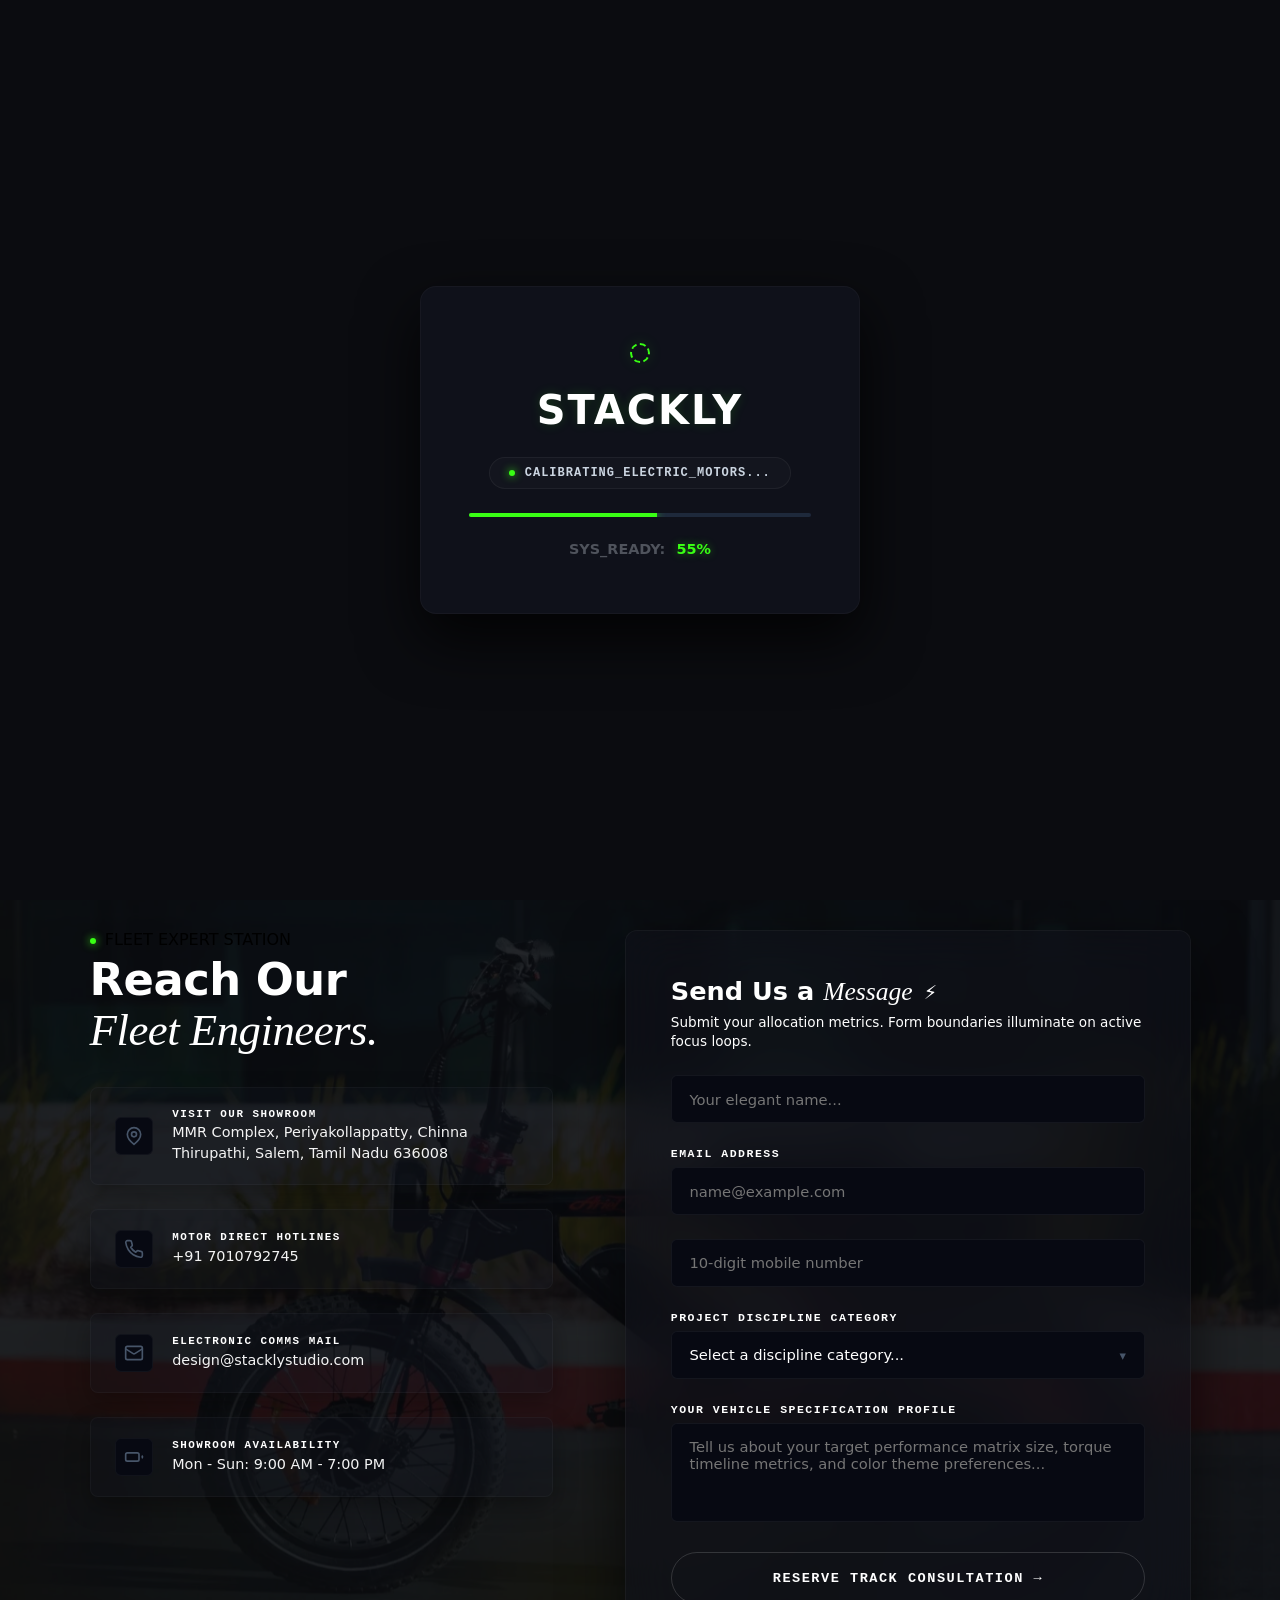
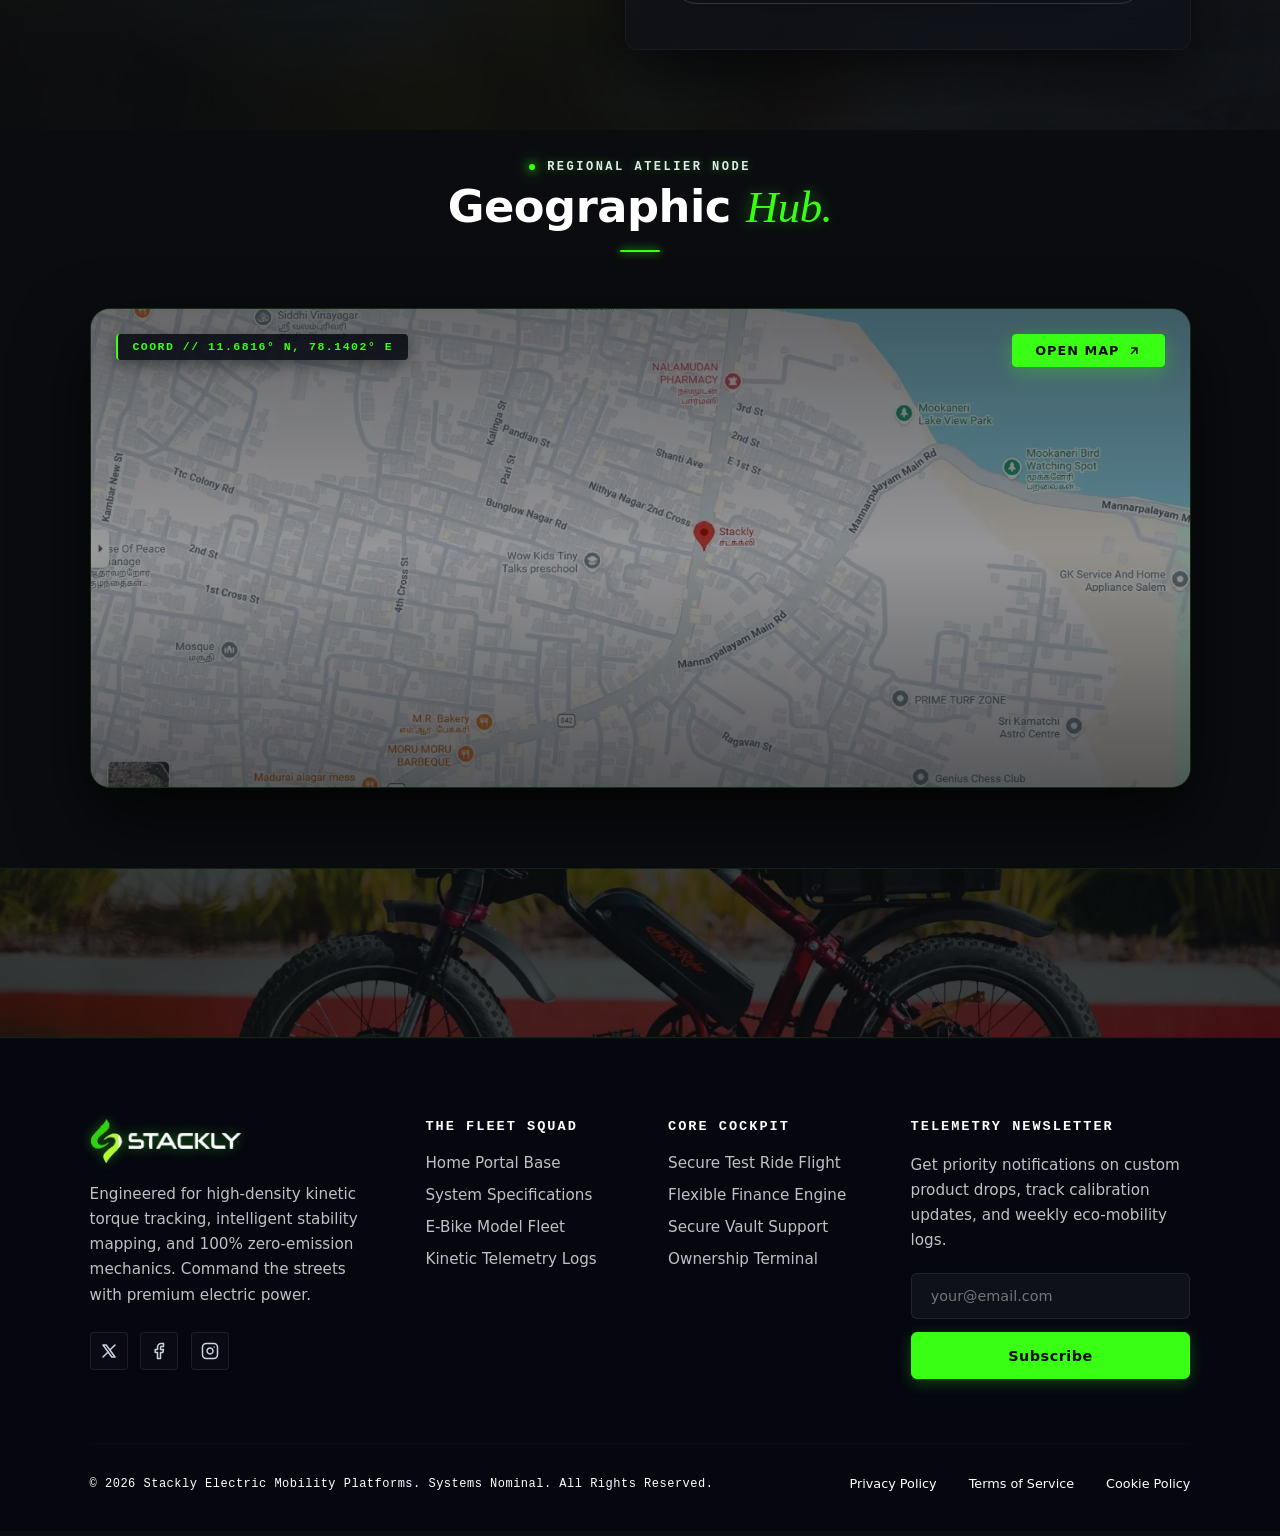
<file: contactus.html>
<!DOCTYPE html>
<html lang="en">
<head>
    <meta charset="UTF-8">
    <meta name="viewport" content="width=device-width, initial-scale=1.0">
    <title>Stackly EV Showroom</title>
    <!-- Font Awesome for the glowing icons -->
    <link rel="stylesheet" href="https://cloudflare.com">
    <!-- Your main style sheet link -->
    <link rel="stylesheet" href="style.css">
</head>
<body class="loading-active">

    <!-- Cinematic Sci-Fi Preloader Section -->
    <div id="preloader">
        <!-- Floating background background grid matrix -->
        <div class="cyber-grid"></div>
        
        <div class="preloader-content">
            <!-- Glowing Interactive Logo Ring -->
            <div class="logo-energy-ring">
                <i class="fa-solid fa-bolt central-bolt"></i>
            </div>
            
            <!-- Neon Glitch Title Text -->
            <h1 class="glitch-title" data-text="VOLTEDGE">STACKLY</h1>
            
            <!-- Dynamic Telemetry Messaging Grid -->
            <div class="status-panel">
                <span class="pulse-dot"></span>
                <p id="preload-status" class="preload-status">BOOT_SEQUENCE_INITIALIZED</p>
            </div>
            
            <!-- Advanced Neon Energy Meter -->
            <div class="meter-wrapper">
                <div class="progress-bar-glow" id="progress-bar"></div>
            </div>
            
            <!-- Matrix Digital Output Data Counter -->
            <div class="counter-display">
                <span class="static-label">SYS_READY:</span>
                <span class="preload-counter" id="preload-counter">00%</span>
            </div>
        </div>
    </div>
<script>
    document.addEventListener("DOMContentLoaded", () => {
    const preloader = document.getElementById('preloader');
    const progressBar = document.getElementById('progress-bar');
    const preloadCounter = document.getElementById('preload-counter');
    const statusText = document.getElementById('preload-status');

    // Diagnostic string arrays for contextual telemetry updates
    const logStages = [
        { limit: 25, text: "CONNECTING_TO_CORE_BATTERY..." },
        { limit: 55, text: "CALIBRATING_ELECTRIC_MOTORS..." },
        { limit: 80, text: "OPTIMIZING_CYBER_TELEMETRY..." },
        { limit: 100, text: "SYSTEMS_NOMINAL_ENERGIZING!" }
    ];

    let count = 0;
    const duration = 3200; // Target execution timeline: 3.2 seconds total
    const frequency = 30; // Clock step updates interval
    const incrementalStep = 100 / (duration / frequency);

    const activeTimer = setInterval(() => {
        count += incrementalStep;

        if (count >= 100) {
            count = 100;
            clearInterval(activeTimer);
            
            // Render terminal state updates
            progressBar.style.width = "100%";
            preloadCounter.innerText = "100%";
            statusText.innerText = logStages[3].text;

            // Trigger sleek structural layout screen clearance hooks
            setTimeout(() => {
                preloader.classList.add('loaded-complete');
                document.body.classList.remove('loading-active');
            }, 350);
        } else {
            const displayPercentage = Math.floor(count);
            progressBar.style.width = `${displayPercentage}%`;
            // Pad out digits with zeroes for clean UI display symmetry
            preloadCounter.innerText = `${displayPercentage.toString().padStart(2, '0')}%`;

            // Dynamically evaluate text updates based on progress limits
            const currentStage = logStages.find(stage => displayPercentage <= stage.limit);
            if (currentStage) {
                statusText.innerText = currentStage.text;
            }
        }
    }, frequency);
});

</script>
    <!-- Rest of your showroom page elements continue here... -->

    <!-- Fully Synchronized Transparent Floating Header Interface -->
<header class="synchronized-header">
    <div class="header-capsule-container">
        
        <!-- Company Brand Logo Station (Wordmark Text Removed) -->
        
<a href="javascript:void(0);" class="brand-logo-anchor" id="headerLogoRefreshBtn" aria-label="Stackly Home Reset">
    <div class="logo-glow-wrapper"></div>
    <!-- Pointed securely to your physical e-bike directory asset file path -->
    <img src="./Assests/brand logo.webp" alt="Stackly Official Logo" class="company-brand-img">
</a>


        <!-- 5-Channel Navigation Interface Matrix Links -->
        <nav class="navigation-link-matrix">
            <a href="index.html" class="synchronized-nav-route ">Home</a>
            <a href="specs.html" class="synchronized-nav-route ">Specs</a>
            <a href="showroom.html" class="synchronized-nav-route">Showroom</a>
            <a href="blogs.html" class="synchronized-nav-route ">Blog</a>
            <a href="contactus.html" class="synchronized-nav-route active-route">Contact</a>
            
            <!-- Mobile Drawer Contextual Anchor Action Paths -->
            <div class="mobile-drawer-auth-stack">
                <a href="login.html" class="synchronized-auth-anchor login-action-link">Login</a>
                <a href="signup.html" class="synchronized-auth-anchor signup-action-link">Sign Up</a>
            </div>
        </nav>

        <!-- Desktop Anchor Authentication Controls Station -->
        <div class="desktop-auth-station">
            <a href="login.html" class="synchronized-auth-anchor login-action-link">Login</a>
            <a href="signup.html" class="synchronized-auth-anchor signup-action-link">Sign Up</a>
        </div>

        <!-- Adaptive Mobile Interface Hamburg Vector Trigger Node -->
        <button class="mobile-wire-trigger-node" id="mobileWireTrigger" aria-label="Toggle Menu Matrix">
            <span class="wire-vector top-vector"></span>
            <span class="wire-vector middle-vector"></span>
            <span class="wire-vector bottom-vector"></span>
        </button>
        
    </div>
</header>

<script>
    // Synchronized Real-Time Header Navigation Controllers
document.addEventListener("DOMContentLoaded", () => {
    const synchronizedHeader = document.querySelector('.synchronized-header');
    const mobileWireTrigger = document.getElementById('mobileWireTrigger');
    const navigationLinkMatrix = document.querySelector('.navigation-link-matrix');
    const systemRouteAnchors = document.querySelectorAll('.synchronized-nav-route, .synchronized-auth-anchor');

    // 1. Monitor Wheel Vector Scrolling positions to trigger capsule sizing updates
    window.addEventListener('scroll', () => {
        if (window.scrollY > 40) {
            synchronizedHeader.classList.add('scrolled-mode');
        } else {
            synchronizedHeader.classList.remove('scrolled-mode');
        }
    });

    // 2. Click events to deploy and secure responsive menu drawer overlays
   let scrollPosition = 0;

mobileWireTrigger.addEventListener("click", () => {
    mobileWireTrigger.classList.toggle("wire-activated");
    navigationLinkMatrix.classList.toggle("drawer-deployed");

    if (navigationLinkMatrix.classList.contains("drawer-deployed")) {
        // Save current scroll position
        scrollPosition = window.pageYOffset;

        // Freeze the page
        document.body.style.position = "fixed";
        document.body.style.top = `-${scrollPosition}px`;
        document.body.style.left = "0";
        document.body.style.right = "0";
        document.body.style.width = "100%";
    } else {
        // Unfreeze the page
        document.body.style.position = "";
        document.body.style.top = "";
        document.body.style.left = "";
        document.body.style.right = "";
        document.body.style.width = "";

        // Restore scroll position
        window.scrollTo(0, scrollPosition);
    }
});

    // 3. Close pipeline to retract drawer immediately when clicking target route paths
 systemRouteAnchors.forEach(anchor => {
    anchor.addEventListener("click", (e) => {

        if (e.target.classList.contains("synchronized-nav-route")) {
            document.querySelector(".synchronized-nav-route.active-route")
                ?.classList.remove("active-route");
            e.target.classList.add("active-route");
        }

        mobileWireTrigger.classList.remove("wire-activated");
        navigationLinkMatrix.classList.remove("drawer-deployed");

        document.body.style.position = "";
        document.body.style.top = "";
        document.body.style.left = "";
        document.body.style.right = "";
        document.body.style.width = "";

        window.scrollTo(0, scrollPosition);
    });
});
});
// =========================================================================
// HEADER BRAND IDENTITY ACTIVE RUN-TIME PAGE REFRESH ENGINE
// =========================================================================

document.addEventListener("DOMContentLoaded", () => {
    const headerLogoRefreshBtn = document.getElementById("headerLogoRefreshBtn");

    if (headerLogoRefreshBtn) {
        headerLogoRefreshBtn.addEventListener("click", () => {
            // Forces a clean window location reload tracking loop from base index records
            window.location.reload();
        });
    }
});

</script>

<section class="contact-hero-viewport" id="contact-home">
        
        <!-- SEO Semantic Priority Heading (Hidden from user view, used strictly for search crawlers) -->
        <h1 class="seo-hidden-heading">Stackly Contact Center - Support Channels, Pre-Booking Assistance, and Showroom Grid Location Details</h1>

        <!-- Background Panoramic Viewport Matrix Layer -->
        <div class="contact-hero-backdrop-vault">
            <div class="contact-hero-mask"></div>
            <!-- Panoramic backdrop image tag running a continuous oblique panning loop -->
            <img src="./Assests/bc.webp" 
                 alt="VoltEdge High Speed Operational Control Center Network Interface Background" 
                 class="contact-hero-image animate-cinematic-pan" 
                 loading="eager" 
                 decoding="async">
        </div>

        <!-- Foreground Interface Structure Grid Wrapper -->
        <div class="contact-hero-layout-wrapper">
            <div class="contact-hero-split-chassis">
                
                <!-- LEFT COLUMN: Clean Copywriting Pitch & Operational Quick Nodes -->
                <article class="contact-copy-wing">
                    
                    <div class="cyber-radar-badge animate-clip-reveal">
                        <span class="radar-dot"></span>
                        <p class="badge-text">COMMS_LINK // READY</p>
                    </div>

                    <h2 class="contact-hero-title animate-slide-up-fade">
                        Initialize The <br>
                        <span class="serif-accent-text">Connection Loop.</span>
                    </h2>

                    <p class="contact-hero-summary animate-slide-up-fade" style="animation-delay: 0.2s;">
                        Have questions about priority queue token allocations, performance customizations, or showroom dispatch timelines? Select your transmission coordinate topic below to route your stream directly to our factory floor labs.
                    </p>

                    <!-- Interactive Quick Metrics Floating Anchors Deck -->
                    <div class="contact-quick-deck animate-slide-up-fade" style="animation-delay: 0.3s;">
                        <div class="quick-node-link">
                            <i class="fa-solid fa-bolt-lightning node-neon-glow"></i>
                            <div class="node-meta">
                                <h5>RESPONSE TIME</h5>
                                <p>&lt; 15 MINUTES</p>
                            </div>
                        </div>
                        <div class="quick-node-link">
                            <i class="fa-solid fa-satellite node-neon-glow"></i>
                            <div class="node-meta">
                                <h5>SYSTEM STATUS</h5>
                                <p>100% OPERATIONAL</p>
                            </div>
                        </div>
                    </div>

                </article>

                <!-- RIGHT COLUMN: User-Friendly Topic Routing Console Control Panel -->
                <div class="contact-terminal-wing animate-slide-up-fade" style="animation-delay: 0.4s;">
                    <div class="terminal-matrix-box">
                        <div class="terminal-header-bar">
                            <span class="terminal-pulse-dot"></span>
                            <p class="terminal-serial" id="terminalSerialTag">ROUTING_CHANNEL // INT_CORE</p>
                        </div>
                        
                        <div class="terminal-stream-screen">
                            <div class="telemetry-stream-pane">
                                <p class="selection-pitch-text">SELECT TARGET TRANSMISSION VECTOR:</p>
                                
                                <!-- Creative Interactive Topic Selector Array Stack -->
                                <div class="topic-selection-stack">
                                    <div class="topic-select-pill active-pill" data-channel="fulfillment" data-serial="CH_01 // FULFILLMENT_MATRIX">
                                        <div class="pill-radio-dot"></div>
                                        <span>Fulfillment Pipeline</span>
                                    </div>
                                    <div class="topic-select-pill" data-channel="engineering" data-serial="CH_02 // CUSTOM_ENGINEERING">
                                        <div class="pill-radio-dot"></div>
                                        <span>Custom Engineering</span>
                                    </div>
                                    <div class="topic-select-pill" data-channel="allocation" data-serial="CH_03 // FLEET_ALLOCATION">
                                        <div class="pill-radio-dot"></div>
                                        <span>Fleet Allocation</span>
                                    </div>
                                </div>

                                <!-- Dynamic Text Log Field Overrides -->
                                <p class="pane-description" id="channelDescriptionText">
                                    Direct transmission pipeline routes your inbound message directly to our regional manufacturing and shipping logistics desks to clear delay flags.
                                </p>
                            </div>
                        </div>
                    </div>
                </div>

            </div>
        </div>
    </section>

   <style>
    /* =========================================================================
   BUG FIX: COLLAPSE EMPTY VERTICAL GAP BENEATH CONTACT HERO
   ========================================================================= */

/* 1. FIXED: Stripped the loose 100vh full-screen rule causing the bottom space bloat */
.contact-hero-viewport {
    position: relative !important;
    min-height: auto !important; /* Forces the background container to match exact content boundaries */
    width: 100% !important;
    display: flex !important;
    align-items: center !important;
    padding: 140px 7% 10px 7% !important; /* Drastically reduced bottom padding from 80px down to 30px */
    background-color: #0b0c10 !important;
    box-sizing: border-box !important;
}

/* 2. FIXED: Aligned split column grids to the top instead of center stretching */
.contact-hero-split-chassis {
    display: grid !important;
    grid-template-columns: 1.15fr 0.85fr !important;
    gap: 4.5rem !important;
    align-items: flex-start !important; /* Anchors content elements to structural top fields cleanly */
    width: 100% !important;
}

/* 3. Extra Spacing Safety: Minimize top spacing on the form section directly underneath */
.quantum-contact-form-section,
#contact-form {
    position: relative !important;
    padding-top: 10px !important; /* Tightens the spacing connection bridge with the hero */
}

/* Maintain proper full-column vertical stacking balance on mobile phone sizes */
@media (max-width: 1024px) {
    .contact-hero-viewport {
        padding: 120px 5% 20px 5% !important; /* Compressed layout tracking for short screens */
    }
    .contact-hero-split-chassis {
        grid-template-columns: 1fr !important;
        gap: 2.5rem !important;
    }
}

    /* =========================================================================
   HIGH-CONTRAST NEW CONTACT HERO COMPONENT ENGINE
   ========================================================================= */

.seo-hidden-heading {
    position: absolute; width: 1px; height: 1px; padding: 0; margin: -1px;
    overflow: hidden; clip: rect(0, 0, 0, 0); white-space: nowrap; border: 0;
}

body.contact-viewport-lock {
    background-color: #0b0c10 !important;
    overflow-x: hidden !important;
    margin: 0; padding: 0;
}

.contact-hero-viewport {
    position: relative !important;
    min-height: 100vh !important;
    width: 100% !important;
    display: flex !important;
    align-items: center !important;
    padding: 100px 7% 20px 7% !important; /* Padding isolates floating navigation navbar spaces */
    background-color: #0b0c10 !important;
    overflow: hidden !important;
    box-sizing: border-box !important;
}

/* Master Backdrop Canvas Configuration Viewport Box */
.contact-hero-backdrop-vault {
    position: absolute !important; inset: 0 !important; width: 100% !important; height: 100% !important; z-index: 0 !important;
    overflow: hidden !important;
}

.contact-hero-mask {
    position: absolute !important; inset: 0 !important;
    background: radial-gradient(circle at center, rgba(11, 12, 16, 0.85) 0%, #0b0c10 100%) !important;
    z-index: -1 !important; pointer-events: none !important;
}

/* FIXED: Spans perfectly 100% width-wise to stretch out edge-to-edge with cover constraints */
.contact-hero-image {
    width: 100% !important; height: 100% !important; object-fit: cover !important; object-position: center !important;
    transform: scale(1.1) !important; opacity: 0.16 !important; /* Subtle background texture opacity settings */
}

/* Hardware-Accelerated Continuous Background Pan Loop Animation */
.contact-hero-backdrop-vault .animate-cinematic-pan {
    will-change: transform;
    animation: contactHeroCinematicMove 24s ease-in-out infinite alternate !important;
}
@keyframes contactHeroCinematicMove { 0% { transform: scale(1.1) translate(0, 0); } 100% { transform: scale(1.16) translate(-20px, -10px); } }

.contact-hero-layout-wrapper {
    position: relative !important; max-width: 1350px !important; margin: 0 auto !important; width: 100% !important; z-index: 5 !important;
}

.contact-hero-split-chassis {
    display: grid !important; grid-template-columns: 1.15fr 0.85fr !important; gap: 4.5rem !important; align-items: center !important; width: 100% !important;
}

/* Left Content Area Layout */
.contact-copy-wing { display: flex !important; flex-direction: column !important; gap: 1.8rem !important; }

/* Radar Badge Indicator Components */
.cyber-radar-badge {
    background: rgba(57, 255, 20, 0.03) !important; border: 1px solid rgba(57, 255, 20, 0.2) !important;
    padding: 0.5rem 1.2rem !important; border-radius: 4px !important; width: fit-content !important;
    display: flex !important; align-items: center !important; gap: 0.6rem !important;
}

.radar-dot {
    width: 7px !important; height: 7px !important; background-color: #39ff14 !important; border-radius: 50% !important;
    box-shadow: 0 0 10px #39ff14 !important; animation: contactRadarPulse 1.2s steps(2) infinite !important;
}
@keyframes contactRadarPulse { 50% { opacity: 0.2; } }

.badge-text { font-family: monospace !important; font-size: 0.72rem !important; color: #39ff14 !important; letter-spacing: 2px !important; font-weight: 700 !important; }

/* High-Contrast Bold Headings */
.contact-hero-title { font-size: 4rem !important; font-weight: 900 !important; line-height: 1.1 !important; letter-spacing: -0.5px !important; color: #ffffff !important; }

.serif-accent-text {
    font-family: 'Georgia', serif !important; font-weight: 500 !important; font-style: italic !important; color: #ffffff !important;
}

/* FORCED HIGH INTENSITY CONTRAST READABILITY VALUE: Pure white paragraphs summary text copy */
.contact-hero-summary {
    font-size: 1.05rem !important; line-height: 1.7 !important; color: #ffffff !important; opacity: 0.9 !important; text-shadow: 0 1px 3px rgba(0,0,0,0.5) !important;
}

/* Interactive Quick Metrics Block Deck Row Layout */
.contact-quick-deck { display: flex !important; gap: 2.5rem !important; margin-top: 0.5rem !important; }

.quick-node-link { display: flex !important; align-items: center !important; gap: 1rem !important; cursor: default !important; }

.quick-node-link .node-neon-glow { color: #475569 !important; font-size: 1.2rem !important; transition: all 0.3s ease !important; }

.quick-node-link:hover .node-neon-glow { color: #39ff14 !important; filter: drop-shadow(0 0 8px #39ff14) !important; }

.node-meta { display: flex !important; flex-direction: column !important; gap: 0.15rem !important; }

.node-meta h5 { font-family: monospace !important; font-size: 0.72rem !important; font-weight: 800 !important; color: white !important; letter-spacing: 1px !important; margin: 0 !important; }

.node-meta p { font-size: 1.1rem !important; font-weight: 900 !important; color: #ffffff !important; margin: 0 !important; }

/* =========================================================================
   RIGHT PANEL: INDUSTRIAL TOPIC ROUTING GLASS CARD MATRIX
   ========================================================================= */

.terminal-matrix-box {
    background: rgba(15, 17, 26, 0.6) !important; border: 1px solid rgba(57, 255, 20, 0.15) !important; border-radius: 12px !important;
    overflow: hidden !important; backdrop-filter: blur(24px) !important; -webkit-backdrop-filter: blur(24px) !important;
    box-shadow: 0 25px 50px rgba(0, 0, 0, 0.6) !important; transition: border-color 0.4s ease, box-shadow 0.4s ease !important;
}

.terminal-matrix-box:hover { border-color: #39ff14 !important; box-shadow: 0 0 25px rgba(57, 255, 20, 0.15) !important; }

.terminal-header-bar {
    background: rgba(57, 255, 20, 0.04) !important; border-bottom: 1px solid rgba(57, 255, 20, 0.15) !important;
    padding: 0.8rem 1.5rem !important; display: flex !important; align-items: center !important; gap: 0.75rem !important;
}

.terminal-pulse-dot {
    width: 6px !important; height: 6px !important; background-color: #39ff14 !important; border-radius: 50% !important;
    box-shadow: 0 0 8px #39ff14 !important; animation: terminalPulse 1.2s infinite steps(2) !important;
}
@keyframes terminalPulse { 50% { opacity: 0.2; } }

.terminal-serial { font-family: monospace !important; font-size: 0.7rem !important; font-weight: 700 !important; color: #39ff14 !important; letter-spacing: 1.5px !important; }

.terminal-stream-screen { padding: 2.2rem 2rem !important; }

.telemetry-stream-pane { display: flex !important; flex-direction: column !important; gap: 1.2rem !important; width: 100% !important; }

.selection-pitch-text {
    font-family: monospace !important; font-size: 0.72rem !important; font-weight: 800 !important; color: white !important; letter-spacing: 1px;
}

/* User Friendly Topic Selector Stack Array Buttons fields */
.topic-selection-stack {
    display: flex !important; flex-direction: column !important; gap: 1rem !important; width: 100% !important; margin: 0.2rem 0 !important;
}

.topic-select-pill {
    background: #070912 !important; border: 1.5px solid rgba(255, 255, 255, 0.04) !important; border-radius: 6px !important;
    padding: 1rem 1.25rem !important; display: flex !important; align-items: center !important; gap: 1.2rem !important;
    cursor: pointer !important; box-sizing: border-box !important;
    transition: all 0.35s cubic-bezier(0.16, 1, 0.3, 1) !important;
}

.pill-radio-dot {
    width: 10px !important; height: 10px !important; border: 2px solid #475569 !important; border-radius: 50% !important;
    transition: all 0.3s ease !important; flex-shrink: 0 !important;
}

/* FIXED: Changed pill text lines from charcoal to visible silver-white layout details */
.topic-select-pill span {
    font-size: 0.95rem !important; font-weight: 700 !important; color: #cbd5e1 !important; transition: color 0.3s ease !important;
}

/* Active micro-glow item status rules overrides */
.topic-select-pill:hover { border-color: rgba(57, 255, 20, 0.25) !important; }

.topic-select-pill.active-pill {
    border-color: #39ff14 !important; background: rgba(57, 255, 20, 0.02) !important;
    box-shadow: inset 0 0 15px rgba(57, 255, 20, 0.03) !important;
}

.topic-select-pill.active-pill .pill-radio-dot {
    border-color: #39ff14 !important; background-color: #39ff14 !important; box-shadow: 0 0 8px #39ff14 !important;
}

.topic-select-pill.active-pill span {
    color: #39ff14 !important; text-shadow: 0 0 6px rgba(57, 255, 20, 0.3) !important;
}

/* FORCED HIGH CONTRAST READABILITY VALUE: Pure white readable paragraphs summaries text copy */
.pane-description { font-size: 0.95rem !important; line-height: 1.65 !important; color: #ffffff !important; opacity: 0.95 !important; margin-top: 0.4rem !important; }

/* =========================================================================
   HARDWARE ACCELERATED LOADING ANIMATIONS TIMELINES
   ========================================================================= */

.animate-clip-reveal {
    opacity: 0; clip-path: inset(0 100% 0 0); animation: contactClipReveal 1s cubic-bezier(0.16, 1, 0.3, 1) forwards !important;
}
@keyframes contactClipReveal { 100% { opacity: 1; clip-path: inset(0 0 0 0); } }

.animate-slide-up-fade {
    opacity: 0; transform: translateY(30px); animation: contactSlideUpFade 1.1s cubic-bezier(0.16, 1, 0.3, 1) forwards !important;
}
@keyframes contactSlideUpFade { 100% { opacity: 1; transform: translateY(0); } }

/* =========================================================================
   FLUID RESPONSIVE HARDWARE SCREEN LAYER BREAKPOINTS
   ========================================================================= */

@media (max-width: 1024px) {
    .contact-hero-viewport { padding: 130px 5% 60px 5% !important; }

    .contact-hero-split-chassis { grid-template-columns: 1fr !important; gap: 3.5rem !important; } /* Collapses split channels vertically stack layers over tablets */.contact-copy-wing { text-align: center !important; align-items: center !important; }.contact-hero-title { font-size: 3.2rem !important; }.contact-quick-deck { width: 100% !important; justify-content: center !important; }}@media (max-width: 576px) {.contact-hero-title { font-size: 2.3rem !important; line-height: 1.2 !important; }.contact-hero-summary { font-size: 0.95rem !important; line-height: 1.6 !important; }.contact-quick-deck { flex-direction: column !important; align-items: center !important; gap: 1.2rem !important; }.terminal-stream-screen { padding: 1.8rem 1.2rem !important; }.topic-select-pill { padding: 0.9rem 1rem !important; gap: 0.9rem !important; }.topic-select-pill span { font-size: 0.85rem !important; }}
   </style>

   <script>
    document.addEventListener("DOMContentLoaded", () => {
    const topicPills = document.querySelectorAll(".topic-select-pill");
    
    const terminalSerialTag = document.getElementById("terminalSerialTag");
    const channelDescriptionText = document.getElementById("channelDescriptionText");

    if (topicPills.length === 0 || !channelDescriptionText) return;

    topicPills.forEach(pill => {
        pill.addEventListener("click", () => {
            // Drop historical active highlights on neighboring component cards selection
            document.querySelector(".topic-select-pill.active-pill")?.classList.remove("active-pill");
            pill.classList.add("active-pill");

            // Extract custom attribute indicators from selected node
            const targetedChannelCode = pill.getAttribute("data-channel");
            const targetedSerialString = pill.getAttribute("data-serial");

            // Update terminal sub-header tags string loops instantly
            if (terminalSerialTag) {
                terminalSerialTag.innerText = targetedSerialString.toUpperCase();
            }

            // Swap explanation descriptions content context text dynamically with clean white contrast lines
            if (targetedChannelCode === "fulfillment") {
                channelDescriptionText.innerText = "Direct transmission pipeline routes your inbound message directly to our regional manufacturing and shipping logistics desks to clear delay flags.";
            } else if (targetedChannelCode === "engineering") {
                channelDescriptionText.innerText = "Direct connection patch routes your query straight to our performance tuning developers and CAD blueprint laboratory test blocks.";
            } else if (targetedChannelCode === "allocation") {
                channelDescriptionText.innerText = "Direct priority routing establishes an explicit tracking index with showroom allocation managers to verify reservation queue tokens.";
            }
        });
    });
});
   </script>

 <!-- Main Landmark Functional EV Consultation Section for SEO Crawling -->
<section class="quantum-contact-form-section" id="contact-form-hub">
    <h2 class="seo-hidden-heading">Stackly Fleet Expert Consultation Booking, E-Bike Contact Feedback Form, and Flagship Showroom Operational Hours</h2>

    <!-- Backdrop Panoramic Viewport Matrix Layer -->
    <div class="form-image-viewport">
        <div class="form-fog-overlay"></div>
        <img src="./Assests/cyber cycle.webp" 
             alt="VoltEdge Flagship E-Bike Showroom Blueprint Matrix Background Layout" 
             class="form-scenery-image animate-oblique-drift"
             loading="lazy">
    </div>

    <div class="form-layout-wrapper">
        <div class="form-split-chassis">
            
            <!-- LEFT COLUMN: Structured EV Showroom Address & Info Meta Cards Stack -->
           <!-- LEFT COLUMN: Structured EV Showroom Address & Info Meta Cards Stack -->
<div class="atelier-info-wing">
    
    <div class="atelier-header-block">
        <span class="cyber-accent-tag"><span class="pulse-dot-green"></span> FLEET EXPERT STATION</span>
        <h3 class="atelier-main-title">Reach Our <br><span class="serif-title-text">Fleet Engineers.</span></h3>
    </div>

    <!-- Info Stack Container -->
    <div class="atelier-meta-stack">
        
        <!-- Node 1: Showroom Map Coordinate (Clean Neutral State) -->
        <div class="atelier-info-node animate-scroll-fade">
            <div class="node-icon-wrapper">
                <svg width="20" height="20" viewBox="0 0 24 24" fill="none" stroke="currentColor" stroke-width="2" stroke-linecap="round" stroke-linejoin="round"><path d="M20 10c0 6-8 12-8 12s-8-6-8-12a8 8 0 0 1 16 0Z"/><circle cx="12" cy="10" r="3"/></svg>
            </div>
            <div class="node-text-block">
                <h5>VISIT OUR SHOWROOM</h5>
                <p>MMR Complex, Periyakollappatty, Chinna Thirupathi, Salem, Tamil Nadu 636008</p>
            </div>
        </div>

        <!-- Node 2: Direct Motor Hotlines (Clean Neutral State) -->
        <div class="atelier-info-node animate-scroll-fade" style="animation-delay: 0.1s;">
            <div class="node-icon-wrapper">
                <svg width="20" height="20" viewBox="0 0 24 24" fill="none" stroke="currentColor" stroke-width="2" stroke-linecap="round" stroke-linejoin="round"><path d="M22 16.92v3a2 2 0 0 1-2.18 2 19.79 19.79 0 0 1-8.63-3.07 19.5 19.75 0 0 1-6-6 19.79 19.79 0 0 1-3.07-8.67A2 2 0 0 1 4.11 2h3a2 2 0 0 1 2 1.72 12.84 12.84 0 0 0 .7 2.81 2 2 0 0 1-.45 2.11L8.09 9.91a16 16 0 0 0 6 6l1.27-1.27a2 2 0 0 1 2.11-.45 12.84 12.84 0 0 0 2.81.7A2 2 0 0 1 22 16.92z"/></svg>
            </div>
            <div class="node-text-block">
                <h5>MOTOR DIRECT HOTLINES</h5>
                <p>+91 7010792745</p>
            </div>
        </div>

        <!-- Node 3: Electronic Email Link (Clean Neutral State) -->
       <!-- FIXED: Wrapped the email card inside a native mailto link router anchor -->
<a href="mailto:design@stacklystudio.com" class="comms-email-link-wrapper" title="Open native mail client or Outlook direct channel">
    <div class="atelier-info-node animate-scroll-fade" style="animation-delay: 0.2s;">
        <div class="node-icon-wrapper">
            <svg width="20" height="20" viewBox="0 0 24 24" fill="none" stroke="currentColor" stroke-width="2" stroke-linecap="round" stroke-linejoin="round">
                <rect width="20" height="16" x="2" y="4" rx="2"/>
                <path d="m22 7-8.97 5.7a1.94 1.94 0 0 1-2.06 0L2 7"/>
            </svg>
        </div>
        <div class="node-text-block">
            <h5>ELECTRONIC COMMS MAIL</h5>
            <p>design@stacklystudio.com</p>
        </div>
    </div>
</a>


        <!-- Node 4: Operating Hours Availability (Clean Neutral State) -->
        <div class="atelier-info-node animate-scroll-fade" style="animation-delay: 0.3s;">
            <div class="node-icon-wrapper">
                <svg width="20" height="20" viewBox="0 0 24 24" fill="none" stroke="currentColor" stroke-width="2" stroke-linecap="round" stroke-linejoin="round"><rect width="16" height="10" x="2" y="7" rx="2" ry="2"/><line x1="22" x2="22" y1="11" y2="13"/></svg>
            </div>
            <div class="node-text-block">
                <h5>SHOWROOM AVAILABILITY</h5>
                <p>Mon - Sun: 9:00 AM - 7:00 PM</p>
            </div>
        </div>

    </div>
</div>


            <!-- RIGHT COLUMN: Premium EV Messaging Card Console -->
            <div class="atelier-form-wing">
                <form id="atelierQueryConsole" class="cyber-form-card animate-scroll-fade" style="animation-delay: 0.15s;" novalidate>
                    
                    <header class="form-card-header">
                        <h4 class="form-primary-title">Send Us a <em>Message</em> <span class="header-icon">⚡</span></h4>
                        <p class="form-subtitle-text">Submit your allocation metrics. Form boundaries illuminate on active focus loops.</p>
                    </header>

                    <!-- Input 1: Client Name -->
                    <div class="form-field-group">
                        <input type="text" id="clientName" placeholder="Your elegant name..." required autocomplete="off">
                        <span class="field-focus-line"></span>
                    </div>

                    <!-- Input 2: Email Coordinate -->
                    <div class="form-field-group">
                        <label for="clientEmail">EMAIL ADDRESS</label>
                        <input type="email" id="clientEmail" placeholder="name@example.com" required autocomplete="off">
                        <span class="field-focus-line"></span>
                    </div>

                    <!-- Input 3: Mobile Number -->
                    <div class="form-field-group">
                        <input type="tel" id="clientPhone" placeholder="10-digit mobile number" required autocomplete="off">
                        <span class="field-focus-line"></span>
                    </div>

                    <!-- Input 4: Project Category Dropdown Selection Matrix -->
                    <div class="form-field-group">
                        <label for="projectCategory">PROJECT DISCIPLINE CATEGORY</label>
                        <div class="custom-select-wrapper">
                            <select id="projectCategory" required>
                                <option value="" disabled selected hidden>Select a discipline category...</option>
                                <option value="custom-fleet">Custom Fleet Optimization</option>
                                <option value="battery-tech">Solid-State Battery Integration</option>
                                <option value="consultation">Private Track Reservation</option>
                            </select>
                        </div>
                    </div>

                    <!-- Input 5: Message Narrative Textarea Box -->
                    <div class="form-field-group">
                        <label for="projectNarrative">YOUR VEHICLE SPECIFICATION PROFILE</label>
                        <textarea id="projectNarrative" rows="4" placeholder="Tell us about your target performance matrix size, torque timeline metrics, and color theme preferences..." required></textarea>
                        <span class="field-focus-line"></span>
                    </div>

                    <!-- Submit Interactive Action Command Button -->
                    <button type="submit" class="form-submit-btn">
                        RESERVE TRACK CONSULTATION &rarr;
                    </button>

                    <!-- Hidden Live Status Feedback Notification Panel -->
                    <div class="form-terminal-feedback" id="formFeedback"></div>

                </form>
            </div>

        </div>
    </div>
</section>


<style>
    /* =========================================================================
   FIXED: EMAIL HYPERLINK OVERLAY RESET CONTROLS
   ========================================================================= */

.comms-email-link-wrapper {
    text-decoration: none !important; /* Strips away default blue underline traits */
    display: block !important;
    width: 100% !important;
    color: inherit !important; /* Enforces text string values to remain a crisp white */
    box-sizing: border-box !important;
    outline: none !important;
}


    /* =========================================================================
   FIXED: INLINE SVG VECTOR ALIGNMENTS & SYSTEM CONTRAST LOCKS
   ========================================================================= */

/* Adjusted the square icon boxes to center the incoming inline vector paths perfectly */
.node-icon-wrapper {
    width: 44px !important;
    height: 44px !important;
    background: #070912 !important; /* Premium dark background console color */
    border: 1px solid rgba(255, 255, 255, 0.06) !important;
    border-radius: 6px !important;
    display: flex !important;
    justify-content: center !important;
    align-items: center !important;
    color: white !important; /* Silver gray for crisp visibility over dark fields */
    flex-shrink: 0 !important;
    transition: all 0.35s ease !important;
}

/* Ensure the inline SVG vectors scale gracefully inside the bounding box frames */
.node-icon-wrapper svg {
    width: 20px !important;
    height: 20px !important;
    display: block !important;
    transition: stroke 0.3s ease !important;
}

/* Active glowing neon green state tracking for active boxes */
.active-node-glow {
    border-color: rgba(57, 255, 20, 0.25) !important;
    background: rgba(57, 255, 20, 0.02) !important;
    box-shadow: 0 10px 30px rgba(0, 0, 0, 0.6), inset 0 0 15px rgba(57, 255, 20, 0.03) !important;
}

.active-node-glow .node-icon-wrapper {
    border-color: #39ff14 !important;
    color: #39ff14 !important; /* Injects bright theme color instantly into the SVG stroke */
    filter: drop-shadow(0 0 8px rgba(57, 255, 20, 0.4)) !important;
}

.active-node-glow h5 {
    color: #39ff14 !important;
}

/* Hover micro flashes interactions for regular cards */
.atelier-info-node:hover {
    border-color: rgba(57, 255, 20, 0.25) !important;
    background: rgba(17, 20, 30, 0.6) !important;
    transform: translateX(4px) !important;
}

.atelier-info-node:hover .node-icon-wrapper {
    border-color: #39ff14 !important;
    color: #39ff14 !important;
    filter: drop-shadow(0 0 10px rgba(57, 255, 20, 0.3)) !important;
}

.atelier-info-node:hover h5 {
    color: #39ff14 !important;
}

    /* =========================================================================
   EV SHOP SHOWROOM DOMAIN ICON OVERRIDES & CARD ILLUMINATIONS
   ========================================================================= */

/* FIXED: Reconfigured icon container bounding box to render geometric vectors centered */
.node-icon-wrapper {
    width: 44px !important;
    height: 44px !important;
    background: #070912 !important; /* Dark chassis void background profile */
    border: 1px solid rgba(255, 255, 255, 0.06) !important;
    border-radius: 6px !important;
    display: flex !important;
    justify-content: center !important;
    align-items: center !important;
    color: white !important; /* High contrast silver-gray for pristine clarity */
    font-size: 1.1rem !important; /* Locks readable icon dimensions across all scales */
    transition: all 0.35s cubic-bezier(0.16, 1, 0.3, 1) !important;
    flex-shrink: 0 !important;
}

/* Specific styling parameters to match your active green card selection */
.active-node-glow {
    border-color: rgba(57, 255, 20, 0.25) !important; /* Injects a glowing neon green outline perimeter */
    background: rgba(57, 255, 20, 0.02) !important;
    box-shadow: 0 10px 30px rgba(0, 0, 0, 0.6), inset 0 0 15px rgba(57, 255, 20, 0.03) !important;
}

.active-node-glow .node-icon-wrapper {
    border-color: #39ff14 !important;
    color: #39ff14 !important; /* Illuminates internal active icon green */
    filter: drop-shadow(0 0 8px rgba(57, 255, 20, 0.4)) !important;
}

.active-node-glow h5 {
    color: #39ff14 !important;
}

/* Global hover state mechanics for non-active info cards */
.atelier-info-node:hover {
    border-color: rgba(57, 255, 20, 0.25) !important;
    background: rgba(17, 20, 30, 0.6) !important;
    transform: translateX(5px) !important;
}

.atelier-info-node:hover .node-icon-wrapper {
    border-color: #39ff14 !important;
    color: #39ff14 !important;
    filter: drop-shadow(0 0 10px rgba(57, 255, 20, 0.3)) !important;
}

.atelier-info-node:hover h5 {
    color: #39ff14 !important;
}

    /* =========================================================================
   HIGH-CONTRAST CONSULTATION FORM HUB STYLE STATIONS
   ========================================================================= */

.quantum-contact-form-section {
    position: relative !important;
    width: 100% !important;
    padding: 30px 7% 80px 7% !important; /* Low top margin seals gap tight under your hero section */
    background-color: #0b0c10 !important;
    overflow: hidden !important;
    z-index: 10 !important;
    box-sizing: border-box !important;
}

/* Master Backdrop Canvas Configuration Viewport Box */
.form-image-viewport {
    position: absolute !important; inset: 0 !important; width: 100% !important; height: 100% !important; z-index: -2 !important; overflow: hidden !important;
}

.form-fog-overlay {
    position: absolute !important; inset: 0 !important;
    background: radial-gradient(circle at center, rgba(11, 12, 16, 0.88) 0%, #0b0c10 100%) !important;
    z-index: -1 !important; pointer-events: none !important;
}

.form-scenery-image {
    width: 100% !important; height: 100% !important; object-fit: cover !important; object-position: center !important;
    transform: scale(1.1) !important; opacity: 0.12 !important; /* Subtle wireframe background pattern transparency settings */
}

/* Hardware-Accelerated Background Pan Loop Animation Track */
.form-image-viewport .animate-oblique-drift {
    will-change: transform;
    animation: formBackParallax 24s ease-in-out infinite alternate !important;
}
@keyframes formBackParallax { 0% { transform: scale(1.1) translate(0, 0); } 100% { transform: scale(1.15) translate(-15px, 8px); } }

.form-layout-wrapper {
    position: relative !important; max-width: 1350px !important; margin: 0 auto !important; width: 100% !important; z-index: 5 !important;
}

.form-split-chassis {
    display: grid !important; grid-template-columns: 0.9fr 1.1fr !important; /* Matches split grid spatial weights from screenshot */
    gap: 4.5rem !important; align-items: flex-start !important; width: 100% !important;
}

/* =========================================================================
   LEFT COLUMN: LEFT DATA LIST NODES INFO PANEL
   ========================================================================= */

.atelier-info-wing { display: flex !important; flex-direction: column !important; gap: 2rem !important; }

.atelier-header-block { display: flex !important; flex-direction: column !important; gap: 0.4rem !important; text-align: left !important; }

.pulse-dot-green {
    display: inline-block; width: 6px; height: 6px; background-color: #39ff14; border-radius: 50%;
    box-shadow: 0 0 8px #39ff14; margin-right: 4px; vertical-align: middle; 
}

.atelier-main-title {
    font-size: 2.8rem !important; font-weight: 800 !important; color: #ffffff !important; line-height: 1.1 !important; letter-spacing: -0.5px !important;
}

.serif-title-text {
    font-family: 'Georgia', serif !important; font-weight: 500 !important; font-style: italic !important; color: #ffffff !important;
}

.atelier-meta-stack { display: flex !important; flex-direction: column !important; gap: 1.5rem !important; width: 100% !important; }

.atelier-info-node {
    background: rgba(17, 20, 30, 0.3) !important; border: 1px solid rgba(255, 255, 255, 0.03) !important;
    border-radius: 8px !important; padding: 1.25rem 1.5rem !important; display: flex !important; align-items: center !important; gap: 1.2rem !important;
    box-shadow: 0 10px 25px rgba(0,0,0,0.3); transition: all 0.35s ease !important; cursor: default !important;
}

.node-icon-wrapper {
    width: 38px !important; height: 38px !important; background: #070912 !important; border: 1px solid rgba(255,255,255,0.04) !important;
    border-radius: 6px !important; display: flex !important; justify-content: center !important; align-items: center !important;
    color: #475569 !important; transition: all 0.3s ease !important; flex-shrink: 0 !important;
}

.node-text-block { display: flex !important; flex-direction: column !important; gap: 0.15rem !important; text-align: left !important; }

.node-text-block h5 {
    font-family: monospace !important; font-size: 0.68rem !important; font-weight: 800 !important; color: white !important; letter-spacing: 1.5px !important; margin: 0 !important;
}

/* FORCED HIGH INTENSITY READ CONTRAST: Solid visible white list explanations */
.node-text-block p {
    font-size: 0.9rem !important; line-height: 1.45 !important; color: #ffffff !important; opacity: 0.95 !important; margin: 0 !important;
}

/* Left panel hover micro glows indicators */
.atelier-info-node:hover { border-color: rgba(57, 255, 20, 0.2) !important; background: rgba(17, 20, 30, 0.6) !important; transform: translateX(4px) !important; }
.atelier-info-node:hover .node-icon-wrapper { border-color: #39ff14 !important; color: #39ff14 !important; box-shadow: 0 0 10px rgba(57, 255, 20, 0.25) !important; }
.atelier-info-node:hover h5 { color: #39ff14 !important; }

/* =========================================================================
   RIGHT COLUMN: GLASSMORPHIC INTERACTIVE MESSAGING CONSOLE CARD
   ========================================================================= */

.cyber-form-card {
    background: rgba(15, 17, 26, 0.6) !important; border: 1px solid rgba(255, 255, 255, 0.04) !important; border-radius: 12px !important;
    padding: 2.8rem !important; backdrop-filter: blur(24px) !important; -webkit-backdrop-filter: blur(24px) !important;
    box-shadow: 0 25px 60px rgba(0, 0, 0, 0.6) !important; display: flex !important; flex-direction: column !important; gap: 1.5rem !important;
}

.form-card-header { display: flex !important; flex-direction: column !important; gap: 0.4rem !important; text-align: left !important; }

.form-primary-title { font-size: 1.6rem !important; font-weight: 800 !important; color: #ffffff !important; }
.form-primary-title em { font-family: 'Georgia', serif !important; font-style: italic !important; font-weight: 500 !important; }
.form-primary-title .header-icon { font-size: 1.2rem !important; margin-left: 2px !important; vertical-align: middle !important; }

.form-subtitle-text { font-size: 0.85rem !important; line-height: 1.4 !important; color: white !important; }

.form-field-group { display: flex !important; flex-direction: column !important; gap: 0.45rem !important; position: relative !important; width: 100% !important; }

.form-field-group label {
    font-family: monospace !important; font-size: 0.72rem !important; font-weight: 800 !important; color: white !important; letter-spacing: 1.5px !important; text-align: left !important;
}

/* Premium Dark Matrix Fields Style overrides inputs values */
.form-field-group input, 
.form-field-group textarea,
.form-field-group select {
    width: 100% !important; padding: 0.9rem 1.1rem !important; background: #070912 !important;
    border: 1px solid rgba(255, 255, 255, 0.05) !important; color: #ffffff !important; /* FORCED CRISP CONTRAST INTENSITY */
    border-radius: 6px !important; font-size: 0.92rem !important; outline: none !important; box-sizing: border-box !important;
    transition: all 0.3s ease !important;
}

.form-field-group textarea { resize: none !important; }

/* Custom field interaction indicator underlines */
.field-focus-line {
    position: absolute !important; bottom: 0; left: 0; width: 0; height: 1.5px;
    background: #39ff14; box-shadow: 0 0 8px #39ff14; transition: width 0.4s cubic-bezier(0.25, 1, 0.5, 1) !important;
}

.form-field-group input:focus ~ .field-focus-line,
.form-field-group textarea:focus ~ .field-focus-line { width: 100% !important; }

.form-field-group input:focus, 
.form-field-group textarea:focus,
.form-field-group select:focus {
    border-color: rgba(57, 255, 20, 0.4) !important; box-shadow: 0 0 15px rgba(57, 255, 20, 0.06) !important;
}

/* Custom Dropdown Arrow Vector Wrap */
.custom-select-wrapper { position: relative !important; width: 100% !important; }
.custom-select-wrapper select { appearance: none !important; -webkit-appearance: none !important; cursor: pointer !important; padding-right: 2.5rem !important; }
.custom-select-wrapper::after {
    content: '▾' !important; position: absolute !important; right: 1.2rem !important; top: 50% !important; transform: translateY(-50%) !important;
    color: #475569 !important; font-size: 0.8rem !important; pointer-events: none !important; transition: color 0.3s ease !important;
}
.custom-select-wrapper:hover::after { color: #39ff14 !important; }

/* Elegant Low-Profile Full Width Command Button */
.form-submit-btn {
    width: 100% !important; background: transparent !important; color: #ffffff !important;
    border: 1px solid rgba(255, 255, 255, 0.15) !important; padding: 1.1rem !important; border-radius: 50px !important;
    font-family: monospace !important; font-size: 0.85rem !important; font-weight: 800 !important; letter-spacing: 1.5px !important;
    cursor: pointer !important; margin-top: 0.4rem !important; box-sizing: border-box !important;
    transition: all 0.4s cubic-bezier(0.25, 1, 0.5, 1) !important;
}

.form-submit-btn:hover {
    background: #39ff14 !important; color: #0b0c10 !important; border-color: #39ff14 !important;
    box-shadow: 0 0 25px rgba(57, 255, 20, 0.4) !important; transform: translateY(-2px) !important;
}

/* Live Terminal Status Notifications Feedback Screen Box */
.form-terminal-feedback {
    font-family: monospace !important; font-size: 0.75rem !important; font-weight: bold; text-align: center;
    display: none; padding: 0.6rem !important; border-radius: 4px !important; margin-top: 0.2rem !important;
}
.form-terminal-feedback.success-state {
    display: block !important; color: #39ff14 !important; background: rgba(57, 255, 20, 0.04) !important; border: 1px solid rgba(57, 255, 20, 0.15) !important;
}

/* =========================================================================
   SCROLL POSITION TIMELINE TRIGGERENTRANCE ANIMATIONS (CSS ONLY)
========================================================================= */.quantum-contact-form-section .animate-scroll-fade {opacity: 0; will-change: transform, opacity;animation: contactFormScrollReveal 1s cubic-bezier(0.16, 1, 0.3, 1) forwards !important;animation-timeline: view(); animation-range: entry 10% cover 30%; animation-fill-mode: both;}@keyframes contactFormScrollReveal {0% { opacity: 0; transform: translateY(30px) scale(0.98); filter: blur(2px); }100% { opacity: 1; transform: translateY(0) scale(1); filter: blur(0); }}/* =========================================================================MUST RESPONSIVE COMPONENT LAYER HARDWARE BREAKPOINTS========================================================================= */@media (max-width: 1024px) {.form-split-chassis { grid-template-columns: 1fr !important; gap: 3.5rem !important; } /* Stack panel wings vertically on tablets */.atelier-info-wing { text-align: center !important; }.atelier-header-block { align-items: center !important; text-align: center !important; }.atelier-info-node { max-width: 580px !important; margin: 0 auto !important; width: 100% !important; }.cyber-form-card { max-width: 580px !important; margin: 0 auto !important; width: 100% !important; }}@media (max-width: 576px) {.quantum-contact-form-section { padding: 40px 5% 60px 5% !important; }.atelier-main-title { font-size: 2.1rem !important; }.cyber-form-card { padding: 1.8rem 1.25rem !important; gap: 1.2rem !important; }.atelier-info-node { padding: 1rem 1.1rem !important; gap: 0.8rem !important; }.node-text-block p { font-size: 0.82rem !important; }}

</style>

<script>
    document.addEventListener("DOMContentLoaded", () => {
    const consultationForm = document.getElementById("atelierQueryConsole");
    const formFeedback = document.getElementById("formFeedback");

    if (consultationForm && formFeedback) {
        consultationForm.addEventListener("submit", function(event) {
            event.preventDefault(); // Intercept default browser submission re-routes
            
            const clientNameInput = document.getElementById("clientName").value.trim();

            // Trigger structural success log display variables inside terminal receiver node
            formFeedback.className = "form-terminal-feedback success-state";
            formFeedback.innerHTML = `[SUCCESS]: CHANNELS_SYNCHRONIZED // Records cleared. Consultation token provisioned for operator: ${clientNameInput.toUpperCase()}.`;
            
            consultationForm.reset();
            
            // Clear message banner smoothly after calculation window passes timeout expiration
            setTimeout(() => {
                formFeedback.style.display = "none";
                formFeedback.className = "form-terminal-feedback";
            }, 5000);
        });
    }
});

// =========================================================================
// RUN TIME INPUT DATA PACKET FILTER & 404 REDIRECTION PIPELINE
// =========================================================================

document.addEventListener("DOMContentLoaded", () => {
    const consultationForm = document.getElementById("atelierQueryConsole");
    const formFeedback = document.getElementById("formFeedback");

    const clientNameInput = document.getElementById("clientName");
    const clientPhoneInput = document.getElementById("clientPhone");

    // 1. FILTER NAME FIELD: Intercept key pressures to block digit numerical entry loops
    if (clientNameInput) {
        clientNameInput.addEventListener("input", () => {
            // Instantly blocks any numerical numbers from being typed or pasted
            clientNameInput.value = clientNameInput.value.replace(/[0-9]/g, '');
        });
    }

    // 2. FILTER MOBILE FIELD: Intercept key pressures to block text alphabetical entry loops
    if (clientPhoneInput) {
        clientPhoneInput.addEventListener("input", () => {
            // Instantly blocks any letters or special symbols from being typed or pasted
            clientPhoneInput.value = clientPhoneInput.value.replace(/[^0-9]/g, '');
        });
    }

    // 3. SECURE FORM VALIDATION PROCESSING & 404 TUNNEL ROUTING
    if (consultationForm && formFeedback) {
        consultationForm.addEventListener("submit", function(event) {
            event.preventDefault(); // Intercept HTML5 hard-refresh snap re-routes

            const nameValue = clientNameInput ? clientNameInput.value.trim() : "";
            const phoneValue = clientPhoneInput ? clientPhoneInput.value.trim() : "";
            const emailValue = document.getElementById("clientEmail") ? document.getElementById("clientEmail").value.trim() : "";
            const categoryValue = document.getElementById("projectCategory") ? document.getElementById("projectCategory").value : "";
            const narrativeValue = document.getElementById("projectNarrative") ? document.getElementById("projectNarrative").value.trim() : "";

            // Check if any field coordinates are empty or incomplete
            if (!nameValue || !phoneValue || !emailValue || !categoryValue || !narrativeValue) {
                formFeedback.className = "form-terminal-feedback success-state";
                formFeedback.style.color = "#ff0055"; // Changes text to warning red
                formFeedback.style.borderColor = "rgba(255, 0, 85, 0.2)";
                formFeedback.innerText = "[ERROR]: INCOMPLETE_METRICS // Please fill in all fields before transmitting.";
                return;
            }

            // Check for valid mobile digit length requirements
            if (phoneValue.length !== 10) {
                if (clientPhoneInput) clientPhoneInput.style.borderColor = "#ff0055";
                formFeedback.className = "form-terminal-feedback success-state";
                formFeedback.style.color = "#ff0055";
                formFeedback.style.borderColor = "rgba(255, 0, 85, 0.2)";
                formFeedback.innerText = "[ERROR]: INVALID_PHONE // Mobile track must be exactly 10 digits.";
                setTimeout(() => { if (clientPhoneInput) clientPhoneInput.style.borderColor = ""; }, 1500);
                return;
            }

            // Trigger success logs text string outputs inside the diagnostic feedback container panel
            formFeedback.className = "form-terminal-feedback success-state";
            formFeedback.style.color = "#39ff14"; // Restores neon green theme color
            formFeedback.style.borderColor = "rgba(57, 255, 20, 0.15)";
            formFeedback.innerHTML = `[SUCCESS]: ENCRYPTING COMMS PORTAL CHANNEL // Allocation token provisioned for: ${nameValue.toUpperCase()}.`;

            // Reset field elements safely for data compliance
            consultationForm.reset();

            // Executes direct browser window relocation redirection straight into your custom 404 page template
            setTimeout(() => {
                formFeedback.style.display = "none";
                window.location.href = "404.html";
            }, 1800); // 1.8-second countdown delay window matches processing transition to pop
        });
    }
});

</script>

<!-- Standalone Landmark EV Showroom Geographic Mapping Hub Section for SEO Indexing -->
<section class="concierge-geographic-hub-section" aria-labelledby="hub-main-heading" id="map-hub">
    <div class="hub-max-container">
        
        <!-- Section Global Header Title -->
        <header class="hub-section-header">
            <span class="cyber-accent-tag"><span class="pulse-dot-green"></span> REGIONAL ATELIER NODE</span>
            <h2 id="hub-main-heading" class="hub-editorial-title">
                Geographic <span class="glow-script-string">Hub.</span>
            </h2>
            <div class="header-laser-separator"></div>
        </header>

        <!-- LUXURY DARK ENCLOSURE CANVAS WITH HIGH RADIUS ROUNDED CORNERS -->
        <div class="luxury-rounded-map-wrapper animate-view-trigger">
            
            <!-- FLOATING TECH HUD METRICS CORNER BADGE (LEFT SIDE) -->
            <div class="map-hud-coordinates-tag">COORD // 11.6816° N, 78.1402° E</div>
            
            <!-- FIXED REQUEST: FLOATING INTERACTIVE OPEN MAP ACTION BTN (RIGHT SIDE) -->
            <button class="map-vault-open-redirect-btn" onclick="window.executeExternalMapNavigationRoute(event)" title="Launch active turn-by-turn smartphone street navigation">
                <span>Open Map</span>
                <svg class="navigation-vector-arrow" viewBox="0 0 24 24" fill="none" stroke="currentColor" stroke-width="2.5"><line x1="7" y1="17" x2="17" y2="7"></line><polyline points="7 7 17 7 17 17"></polyline></svg>
            </button>
            
            <!-- CREATIVE MODERN INTERACTIVE TARGET RETICLE SCOPE OVERLAY -->
            <div class="map-target-reticle-overlay">
                <div class="reticle-scope-circle"></div>
                <div class="reticle-pulse-ping"></div>
                <div class="reticle-crosshair horizontal-wire"></div>
                <div class="reticle-crosshair vertical-wire"></div>
            </div>

            <!-- STATIC LUXURY MAP IMAGE BACKDROP LAYER -->
            <div class="map-image-viewport-layer">
                <!-- NATIVE MAP IMAGE TAG: Point this source route to your map graphic texture screenshot -->
                <img src="./Assests/map.webp" alt="STACKLY EV Showroom Flagship Atelier Location Map Coordinates - MMR Complex Salem India" class="google-minimal-image-element">
                
                <!-- Ambient Dark Glass Overlay Matte ensures contrast alignment -->
                <div class="map-glass-dark-overlay-sheet"></div>
            </div>

        </div>

    </div>
</section>

<style>
    /* =========================================================================
   FIXED: VISIBILITY & HIGH CONTRAST FOR REGIONAL ATELIER NODE BADGE
   ========================================================================= */

/* Main header box arrangement stack */
.hub-section-header {
    display: flex !important;
    flex-direction: column !important;
    align-items: center !important;
    text-align: center !important;
    gap: 0.6rem !important; /* Controlled spacing between tag and main title */
    margin-bottom: 2rem !important;
}

/* FIXED: Overrode default text colors to force high-visibility silver-white with glowing accents */
.hub-section-header .cyber-accent-tag {
    font-family: monospace !important;
    font-size: 0.75rem !important;
    font-weight: 800 !important;
    letter-spacing: 2.5px !important;
    
    color: #e2e8f0 !important; /* Forced crisp, readable white-silver text */
    text-shadow: 0 0 10px rgba(57, 255, 20, 0.4) !important; /* Adds a soft green aura to the words */
    
    background: transparent !important; /* Removed dark background container blocks */
    border: none !important;
    padding: 0 !important;
    display: flex !important;
    align-items: center !important;
    gap: 0.5rem !important;
}

/* Maintain bright pulsing animation on the tiny green laser point indicator */
.hub-section-header .pulse-dot-green {
    width: 6px !important;
    height: 6px !important;
    background-color: #39ff14 !important; /* High-intensity neon green */
    border-radius: 50% !important;
    box-shadow: 0 0 10px #39ff14, 0 0 20px #39ff14 !important; /* Multi-layer laser glow pulse */
    display: inline-block !important;
    animation: hubRadarPulse 1.2s steps(2) infinite !important;
}

@keyframes hubRadarPulse { 
    50% { opacity: 0.3; filter: brightness(1.5); } 
}

/* Main title styling configurations to match reference */
.hub-editorial-title {
    font-size: 3rem !important;
    font-weight: 900 !important;
    letter-spacing: -0.5px !important;
    color: #ffffff !important;
    margin: 0 !important;
}

.header-laser-separator {
    width: 40px;
    height: 2px;
    background: #39ff14;
    box-shadow: 0 0 8px #39ff14;
    border-radius: 20px;
    margin-top: 0.6rem;
}

  /* =========================================================================
   CINEMATIC GEOGRAPHIC MAP HUB WITH FULL HORIZONTAL COVER
   ========================================================================= */

.concierge-geographic-hub-section {
    position: relative !important;
    width: 100% !important;
    padding: 30px 7% 80px 7% !important; /* Low height margins link tightly right below your message form */
    background-color: #0b0c10 !important;
    overflow: hidden !important;
    z-index: 10 !important;
    box-sizing: border-box !important;
}

.hub-max-container {
    position: relative !important;
    max-width: 1350px !important;
    margin: 0 auto !important;
    width: 100% !important;
}

/* Centered Header Row Formatting Tree */
.hub-section-header {
    display: flex !important;
    flex-direction: column !important;
    align-items: center !important;
    text-align: center !important;
    gap: 0.5rem !important;
    margin-bottom: 3.5rem !important;
}

.hub-editorial-title {
    font-size: 2.8rem !important;
    font-weight: 800 !important;
    letter-spacing: -0.5px !important;
    color: #ffffff !important;
    line-height: 1.1 !important;
    margin: 0 !important;
}

.hub-editorial-title .glow-script-string {
    font-family: 'Georgia', serif !important;
    font-weight: 500 !important;
    font-style: italic !important;
    color: #39ff14 !important; /* Premium glowing script accent text path */
    text-shadow: 0 0 15px rgba(57, 255, 20, 0.4) !important;
}

/* =========================================================================
   LUXURY ROUNDED MAP CONTAINER PLATFORM & ABSOLUTE ELEMENT BADGES
   ========================================================================= */

.luxury-rounded-map-wrapper {
    position: relative !important;
    width: 100% !important;
    height: 480px !important; /* High vertical constraints runway ensures map texture remains prominent */
    border-radius: 20px !important; /* Luxury high radius corner parameter rounding curves */
    border: 1px solid rgba(57, 255, 20, 0.15) !important; /* Soft theme green framing borders */
    overflow: hidden !important;
    box-shadow: 0 30px 70px rgba(0, 0, 0, 0.7) !important;
    transition: border-color 0.4s ease, box-shadow 0.4s ease !important;
}

.luxury-rounded-map-wrapper:hover {
    border-color: #39ff14 !important;
    box-shadow: 0 0 35px rgba(57, 255, 20, 0.15) !important;
}

/* FLOATING TECH HUD METRICS CORNER BADGE (LEFT SIDE) */
.map-hud-coordinates-tag {
    position: absolute !important;
    top: 25px !important;
    left: 25px !important;
    font-family: monospace !important;
    font-size: 0.72rem !important;
    font-weight: 700 !important;
    color: #39ff14 !important;
    letter-spacing: 1.5px !important;
    background: rgba(7, 9, 18, 0.85) !important;
    padding: 0.4rem 0.9rem !important;
    border-radius: 4px !important;
    border-left: 2px solid #39ff14 !important;
    z-index: 15 !important;
    pointer-events: none !important;
    box-shadow: 0 5px 15px rgba(0,0,0,0.4) !important;
}

/* FIXED REQUEST: FLOATING INTERACTIVE OPEN MAP ACTION BTN (RIGHT SIDE) */
.map-vault-open-redirect-btn {
    position: absolute !important;
    top: 25px !important;
    right: 25px !important;
    background: #39ff14 !important; /* High visibility solid neon tracking canvas base */
    border: 1px solid #39ff14 !important;
    color: #0b0c10 !important;
    border-radius: 4px !important; /* Sleek structural sharp corner profiles matches landing nodes */
    padding: 0.5rem 1.4rem !important;
    font-family: monospace !important;
    font-size: 0.8rem !important;
    font-weight: 800 !important;
    letter-spacing: 1px !important;
    text-transform: uppercase !important;
    display: inline-flex !important;
    align-items: center !important;
    gap: 0.5rem !important;
    cursor: pointer !important;
    z-index: 15 !important;
    box-shadow: 0 5px 20px rgba(57, 255, 20, 0.3) !important;
    transition: all 0.35s cubic-bezier(0.25, 1, 0.5, 1) !important;
}

.map-vault-open-redirect-btn:hover {
    background: transparent !important;
    color: #39ff14 !important;
    box-shadow: 0 0 25px #39ff14 !important;
    transform: translateY(-2px) !important;
}

.navigation-vector-arrow {
    width: 14px !important;
    height: 14px !important;
    transition: transform 0.25s ease !important;
}

.map-vault-open-redirect-btn:hover .navigation-vector-arrow {
    transform: translate(2px, -2px) !important; /* Micro flight translation tracking motion arrow on hover */
}

/* =========================================================================
   CREATIVE RADAR TARGET RETICLE SCOPE LOCATION INDICATION PLACEMENT
   ========================================================================= */

.map-target-reticle-overlay {
    position: absolute !important;
    top: 50% !important;
    left: 50% !important;
    transform: translate(-50%, -50%) !important; /* Dead-center focal point coordinates over destination image */
    z-index: 10 !important;
    pointer-events: none !important;
}

.reticle-scope-circle {
    width: 60px; height: 60px;
    border: 1px dashed rgba(57, 255, 20, 0.4);
    border-radius: 50%;
}

.reticle-pulse-ping {
    position: absolute;
    top: 50%; left: 50%;
    transform: translate(-50%, -50%);
    width: 10px; height: 10px;
    background-color: #39ff14;
    border-radius: 50%;
    box-shadow: 0 0 12px #39ff14;
}

.reticle-pulse-ping::before {
    content: ''; position: absolute; inset: -4px;
    border: 1px solid #39ff14; border-radius: 50%;
    animation: reticlePulseGlow 1.8s infinite ease-out;
}
@keyframes reticleReticlePulseGlow { 0% { transform: scale(0.6); opacity: 1; } 100% { transform: scale(2.2); opacity: 0; } }

.reticle-crosshair { position: absolute; background: rgba(57, 255, 20, 0.25); }
.horizontal-wire { top: 50%; left: -40px; width: 140px; height: 1px; }
.vertical-wire { left: 50%; top: -40px; height: 140px; width: 1px; }

/* =========================================================================
   STATIC LUXURY MAP BACKDROP IMAGE COVERS WITH 100% WIDTH HORIZONTAL BLEED
   ========================================================================= */

.map-image-viewport-layer {
    position: absolute !important;
    inset: 0 !important;
    width: 100% !important;
    height: 100% !important;
    z-index: 1 !important;
}

/* FIXED: Formatted image properties to stretch cleanly out horizontally width-wise with no side columns */
.google-minimal-image-element {
    width: 100% !important; /* Forces horizontal width stretch expansion to erase black side voids */
    height: 100% !important; /* Tracks full vertical container boundaries depth fields */
    object-fit: cover !important; /* Slices layout margins automatically to protect image symmetry without squishing */
    object-position: center !important;
    opacity: 0.65 !important; /* Soft transparency value lets wireframe detail profiles filter through */
    transition: transform 0.6s cubic-bezier(0.16, 1, 0.3, 1) !important;
}

.luxury-rounded-map-wrapper:hover .google-minimal-image-element {
    transform: scale(1.02) !important; /* Smooth slow digital zoom on maps hover checks */
    opacity: 0.75 !important;
}

.map-glass-dark-overlay-sheet {
    position: absolute !important;
    inset: 0 !important;
    background: linear-gradient(180deg, rgba(11, 12, 16, 0.4) 0%, rgba(11, 12, 16, 0.1) 50%, rgba(11, 12, 16, 0.5) 100%) !important;
    z-index: 2 !important;
    pointer-events: none !important;
}

/* Modern entrance scroll view animation timelines (CSS only) */
.concierge-geographic-hub-section .animate-view-trigger {
    opacity: 0;
    will-change: transform, opacity;
    animation: mapHubScrollReveal 1s cubic-bezier(0.16, 1, 0.3, 1) forwards !important;
    animation-timeline: view();
    animation-range: entry 10% cover 30%;
    animation-fill-mode: both;
}
@keyframes mapHubScrollReveal { 0% { opacity: 0; transform: translateY(40px) scale(0.97); } 100% { opacity: 1; transform: translateY(0) scale(1); } }

/* =========================================================================
   FLUID RESPONSIVE CONTAINMENT COMPONENT OVER RIDDEN SCREEN BREAKS
   ========================================================================= */

@media (max-width: 992px) {
    .concierge-geographic-hub-section { padding: 40px 5% 60px 5% !important; }
    .luxury-rounded-map-wrapper { height: 380px !important; }
    .hub-editorial-title { font-size: 2.2rem !important; }
}

@media (max-width: 576px) {
    .luxury-rounded-map-wrapper { height: 320px !important; }
    .map-hud-coordinates-tag { top: 15px !important; left: 15px !important; font-size: 0.62rem !important; padding: 0.3rem 0.6rem !important; }
    .map-vault-open-redirect-btn { top: 15px !important; right: 15px !important; font-size: 0.68rem !important; padding: 0.4rem 1rem !important; }
    .hub-editorial-title { font-size: 1.8rem !important; }
}

/* =========================================================================
   FIXED: STRIP CENTER RETICLE HIGHLIGHTING TARGET LOOP 
   ========================================================================= */

/* Hides the entire crosshair structure and releases container pointer bounds */
.map-target-reticle-overlay {
    display: none !important; /* Removes the reticle circles, pulse pings, and crosshair wire graphics */
    opacity: 0 !important;
    visibility: hidden !important;
    pointer-events: none !important;
}

/* Retain structural clarity and clean border animations on the luxury rounded map framework */
.luxury-rounded-map-wrapper {
    position: relative !important;
    width: 100% !important;
    height: 480px !important;
    border-radius: 20px !important; /* Luxury deep rounding curves */
    border: 1px solid rgba(57, 255, 20, 0.15) !important; /* Soft tracking ambient line border */
    overflow: hidden !important;
    box-shadow: 0 30px 70px rgba(0, 0, 0, 0.7) !important;
    transition: border-color 0.4s ease, box-shadow 0.4s ease !important;
}

/* Seamless lighting glow update on hover checks */
.luxury-rounded-map-wrapper:hover {
    border-color: #39ff14 !important;
    box-shadow: 0 0 35px rgba(57, 255, 20, 0.15) !important;
}


</style>

<script>
    // =========================================================================
// SMARTPHONE TURN-BY-TURN STREET NAVIGATION PIPELINE ROUTER
// =========================================================================

window.executeExternalMapNavigationRoute = function(event) {
    if (event) event.preventDefault(); // Intercept blank baseline window bubble loops

    // Real target geographical coordinates for MMR Complex, Salem, India
    const destinationLatitude = 11.6816;
    const destinationLongitude = 78.1402;
    const locationQueryLabel = encodeURIComponent("Stackly EV Showroom Flagship Atelier Salem");

    // Dynamic universal coordinate fallback detection link layout tracking
    const crossPlatformNavigationUri = `https://maps.app.goo.gl/1iUAJLxSuFhmkqeE8`;

    console.log(`[NAVIGATION_LAUNCHED]: Booting smartphone satellite routing channels towards coordinates [${destinationLatitude}, ${destinationLongitude}].`);

    // Redirect user window safely inside a clean external background tab session channel
    window.open(crossPlatformNavigationUri, '_blank', 'noopener,noreferrer');
};

</script>
<section class="quantum-cta-banner-linear" id="cta-banner">
    <h2 class="seo-hidden-heading">Join the Stackly Electric Bike Revolution</h2>
    
    <!-- Panoramic Backdrop Area -->
    <div class="linear-banner-viewport">
        <div class="linear-banner-fog"></div>
        <img src="./Assests/cyber cycle.webp" 
             alt="VoltEdge Track Background" 
             class="linear-banner-image">
    </div>

    <!-- Single-Line Content Stream Container -->
    <div class="linear-banner-layout-wrapper animate-view-trigger">
        
        <!-- Left Zone: Core Headline Message Stack -->
        <div class="linear-headline-block">
            <h3 class="linear-cta-title">READY_TO_COMMAND THE <span class="neon-glow-text">STREETS?</span></h3>
            <p class="linear-cta-subtext">Step into the cockpit of the most intelligent high-density torque platform.</p>
        </div>

        <!-- Right Zone: High-Voltage Linear Action Deck -->
        <div class="linear-action-deck">
            <a href="404.html" class="linear-anchor solid-flux-glow">
                <span>BOOK TEST RIDE</span>
                <svg class="btn-arrow" width="14" height="14" viewBox="0 0 24 24" fill="none" stroke="currentColor" stroke-width="2.5"><line x1="5" y1="12" x2="19" y2="12"/><polyline points="12 5 19 12 12 19"/></svg>
            </a>
            <a href="showroom.html" class="linear-anchor translucent-flux-outline">
                FIND SHOWROOM
            </a>
        </div>

    </div>
</section>

<style>
    /* =========================================================================
   FIXED: SINGLE LINE HORIZONTAL WIDESCREEN CTA BANNER
   ========================================================================= */

.quantum-cta-banner-linear {
    position: relative !important;
    width: 100% !important;
    padding: 3.5rem 7% !important; /* Low height margins provide a clean, narrow strip shape */
    background-color: #0b0c10 !important;
    border-top: 1px solid rgba(57, 255, 20, 0.1) !important;
    border-bottom: 1px solid rgba(57, 255, 20, 0.1) !important;
    overflow: hidden !important;
    z-index: 1 !important;
}

/* Backdrop layers matching dark theme parameters */
.linear-banner-viewport {
    position: absolute !important;
    inset: 0 !important;
    width: 100% !important;
    height: 100% !important;
    z-index: -2 !important;
}

.linear-banner-fog {
    position: absolute !important;
    inset: 0 !important;
    background: linear-gradient(90deg, rgba(11, 12, 16, 0.96) 20%, rgba(11, 12, 16, 0.75) 100%) !important;
    z-index: -1 !important;
}

.linear-banner-image {
    width: 100% !important;
    height: 100% !important;
    object-fit: cover !important;
    opacity: 0.25 !important;
}

/* FIXED: Arranges headline text and buttons side-by-side on a single horizontal row */
.linear-banner-layout-wrapper {
    max-width: 1400px !important;
    margin: 0 auto !important;
    width: 100% !important;
    display: flex !important;
    flex-direction: row !important; /* Forces horizontal alignment */
    justify-content: space-between !important; /* Pushes text to left, buttons to right */
    align-items: center !important;
    gap: 3rem !important;
}

/* Left Content Block Layout */
.linear-headline-block {
    display: flex !important;
    flex-direction: column !important;
    gap: 0.4rem !important;
    text-align: left !important;
}

.linear-cta-title {
    font-size: 1.8rem !important; /* Balanced font size to prevent overlapping cutoff lines */
    font-weight: 900 !important;
    letter-spacing: 0.5px !important;
    color: #ffffff !important;
    line-height: 1.1 !important;
}

.linear-cta-title .neon-glow-text {
    color: #39ff14 !important;
    text-shadow: 0 0 10px rgba(57, 255, 20, 0.4) !important;
}

.linear-cta-subtext {
    font-size: 0.95rem !important;
    color: #cbd5e1 !important; /* Crisp white readable subtext */
    opacity: 0.8 !important;
}

/* Right Action Deck Layout */
.linear-action-deck {
    display: flex !important;
    flex-direction: row !important;
    align-items: center !important;
    gap: 1.2rem !important;
    min-width: max-content !important; /* Prevents buttons from squishing or wrapping awkwardly */
}

.linear-anchor {
    text-decoration: none !important;
    display: flex !important;
    align-items: center !important;
    justify-content: center !important;
    gap: 0.5rem !important;
    padding: 0.75rem 1.8rem !important; /* Compact button padding profiles */
    border-radius: 50px !important;
    font-size: 0.8rem !important;
    font-weight: 800 !important;
    letter-spacing: 0.5px !important;
    text-transform: uppercase !important;
    transition: all 0.35s cubic-bezier(0.25, 1, 0.5, 1) !important;
}

/* Glowing Neon Button States */
.quantum-cta-banner-linear .solid-flux-glow {
    background-color: #39ff14 !important;
    color: #0b0c10 !important;
    border: 1.5px solid #39ff14 !important;
    box-shadow: 0 0 12px rgba(57, 255, 20, 0.2) !important;
}

.quantum-cta-banner-linear .solid-flux-glow:hover {
    background-color: transparent !important;
    color: #39ff14 !important;
    box-shadow: 0 0 20px #39ff14 !important;
    transform: translateY(-2px) !important;
}

.btn-arrow { transition: transform 0.25s ease !important; }
.solid-flux-glow:hover .btn-arrow { transform: translateX(4px) !important; }

.quantum-cta-banner-linear .translucent-flux-outline {
    background-color: transparent !important;
    color: #39ff14 !important;
    border: 1.5px solid rgba(57, 255, 20, 0.3) !important;
}

.quantum-cta-banner-linear .translucent-flux-outline:hover {
    background-color: #39ff14 !important;
    color: #0b0c10 !important;
    border-color: #39ff14 !important;
    box-shadow: 0 0 20px #39ff14 !important;
    transform: translateY(-2px) !important;
}

/* Modern entry fade animations tied to scroll position view timeline tracking */
.quantum-cta-banner-linear .animate-view-trigger {
    opacity: 0;
    will-change: transform, opacity;
    animation-name: linearCtaLayoutReveal;
    animation-timeline: view();
    animation-range: entry 10% cover 30%;
    animation-fill-mode: both;
}

@keyframes linearCtaLayoutReveal {
    0% { opacity: 0; transform: scale(0.98) translateY(20px); filter: blur(2px); }
    100% { opacity: 1; transform: scale(1) translateY(0); filter: blur(0); }
}

/* =========================================================================
   FLUID RESPONSIVE COMPONENT LAYER HARDWARE BREAKPOINTS
   ========================================================================= */

@media (max-width: 868px) {
    /* Gracefully switch back to centered vertical stack list columns on narrow screens */
    .linear-banner-layout-wrapper {
        flex-direction: column !important;
        text-align: center !important;
        gap: 1.5rem !important;
    }
    .linear-headline-block { text-align: center !important; }
    .linear-cta-title { font-size: 1.5rem !important; }
    .linear-cta-subtext { font-size: 0.85rem !important; }
    .linear-action-deck { width: 100% !important; justify-content: center !important; }
}

@media (max-width: 480px) {
    .linear-action-deck { flex-direction: column !important; width: 100% !important; gap: 0.8rem !important; }
    .linear-anchor { width: 100% !important; text-align: center !important; }
}

</style>

<!-- Standalone Architectural Footer Platform with Integrated Native Vectors -->
<footer class="cyber-master-footer">
    <div class="footer-layout-wrapper">
        
        <!-- Grid Multi-Column Chassis Splitting (4 Columns Layout) -->
        <div class="footer-columns-matrix">
            
            <!-- Column 1: Brand Node Description & Social Channels -->
            <div class="footer-column brand-summary-node">
    
    <!-- FIXED: Pointed href back to the #home section ID to lock your smooth scroll view resets -->
    <a href="contactus.html" class="footer-brand-logo" id="footerLogoBtn" aria-label="VoltEdge Home Reset">
        <!-- FIXED: Integrated native img tag pointing to your exact physical directory asset file path -->
        <img src="./Assests/brand logo.webp" 
             alt="VoltEdge Official Luxury Emblem" 
             class="footer-logo-img-asset">
    </a>
    
    <p class="brand-pitch-text">
        Engineered for high-density kinetic torque tracking, intelligent stability mapping, and 100% zero-emission mechanics. Command the streets with premium electric power.
    </p>


                
                <!-- Native SVG Social Media Icon Links -->
                <div class="footer-social-deck">
                    <!-- Twitter / X Icon Link -->
                    <a href="404.html" class="social-flux-link" aria-label="X Channel">
                        <svg class="social-svg-icon" viewBox="0 0 24 24" fill="none" stroke="currentColor" stroke-width="2" stroke-linecap="round" stroke-linejoin="round"><path d="M4 4l11.733 16h4.267l-11.733 -16z"/><path d="M4 20l6.768 -6.768m2.46 -2.46l6.772 -6.772"/></svg>
                    </a>
                    <!-- Facebook Icon Link -->
                    <a href="404.html" class="social-flux-link" aria-label="Facebook Link">
                        <svg class="social-svg-icon" viewBox="0 0 24 24" fill="none" stroke="currentColor" stroke-width="2" stroke-linecap="round" stroke-linejoin="round"><path d="M18 2h-3a5 5 0 0 0-5 5v3H7v4h3v8h4v-8h3l1-4h-4V7a1 1 0 0 1 1-1h3z"/></svg>
                    </a>
                    <!-- Instagram Icon Link -->
                    <a href="404.html" class="social-flux-link" aria-label="Instagram Link">
                        <svg class="social-svg-icon" viewBox="0 0 24 24" fill="none" stroke="currentColor" stroke-width="2" stroke-linecap="round" stroke-linejoin="round"><rect x="2" y="2" width="20" height="20" rx="5" ry="5"/><path d="M16 11.37A4 4 0 1 1 12.63 8 4 4 0 0 1 16 11.37z"/><line x1="17.5" y1="6.5" x2="17.51" y2="6.5"/></svg>
                    </a>
                </div>
            </div>

            <!-- Column 2: Active Quick Links Navigation Menu Menu Tree -->
            <div class="footer-column links-directory-node">
                <h4 class="column-heading">THE FLEET SQUAD</h4>
                <ul class="directory-list-tree">
                    <li><a href="index.html" class="directory-item-link">Home Portal Base</a></li>
                    <li><a href="specs.html" class="directory-item-link">System Specifications</a></li>
                    <li><a href="showroom.html" class="directory-item-link">E-Bike Model Fleet</a></li>
                    <li><a href="blogs.html" class="directory-item-link">Kinetic Telemetry Logs</a></li>
                </ul>
            </div>

            <!-- Column 3: Active Dashboard Navigation Menu Menu Tree -->
            <div class="footer-column links-directory-node">
                <h4 class="column-heading">CORE COCKPIT</h4>
                <ul class="directory-list-tree">
                    <li><a href="#contact" class="directory-item-link">Secure Test Ride Flight</a></li>
                    <li><a href="#calculator" class="directory-item-link">Flexible Finance Engine</a></li>
                    <li><a href="404.html" class="directory-item-link">Secure Vault Support</a></li>
                    <li><a href="404.html" class="directory-item-link">Ownership Terminal</a></li>
                </ul>
            </div>

            <!-- Column 4: High-Contrast Newsletter Input Console -->
            <div class="footer-column newsletter-console-node">
                <h4 class="column-heading">TELEMETRY NEWSLETTER</h4>
                <p class="newsletter-pitch-text">Get priority notifications on custom product drops, track calibration updates, and weekly eco-mobility logs.</p>
                
                <form id="footerNewsletterForm" class="footer-newsletter-form" novalidate>
                    <div class="newsletter-input-box">
                        <input type="email" id="newsletterEmail" placeholder="your@email.com" required autocomplete="off">
                        <span class="box-glow-border"></span>
                    </div>
                    <button type="submit" class="newsletter-submit-btn">Subscribe</button>
                </form>
                <div id="newsletterFeedback" class="newsletter-feedback-line"></div>
            </div>

        </div>

        <!-- Lower Baseline Row Zone Matrix links -->
        <div class="footer-baseline-bar">
            <div class="copyright-block">
                <p>&copy; 2026 Stackly Electric Mobility Platforms. Systems Nominal. All Rights Reserved.</p>
            </div>
            
            <div class="legal-sub-menus">
                <a href="404.html" class="legal-link">Privacy Policy</a>
                <a href="404.html" class="legal-link">Terms of Service</a>
                <a href="404.html" class="legal-link">Cookie Policy</a>
            </div>
        </div>

    </div>

    <!-- Floating Back to Top Anchor Action Trigger Button Node -->
    <button class="floating-scroll-top-trigger" id="scrollTopBtn" aria-label="Scroll Back to Top Base">
        <svg width="16" height="16" viewBox="0 0 24 24" fill="none" stroke="currentColor" stroke-width="2.5" stroke-linecap="round" stroke-linejoin="round"><line x1="12" y1="19" x2="12" y2="5"/><polyline points="5 12 12 5 19 12"/></svg>
    </button>
</footer>

<style>

    /* =========================================================================
   FIX: FIXED COMPONENT IMAGE SCALING FOR BRAND LOGO WEB ASSET
   ========================================================================= */

/* Bounding anchor link box row limits */
.footer-brand-logo {
    display: block !important;
    height: 44px !important; /* Balanced height depth matches sample layout rules */
    width: auto !important;
    text-decoration: none !important;
    position: relative !important;
}

/* Enforce physical image parameters onto your new logo asset tag */
.footer-logo-img-asset {
    height: 100% !important; /* Forces asset to scale smoothly within its parent framework dimensions */
    width: auto !important;
    object-fit: contain !important; /* Prevents raw logo crushing, compression, or unintended stretching */
    background: transparent !important;
    border-radius: 0 !important; /* Strips away circular radius clippings */
    filter: drop-shadow(0 0 6px rgba(57, 255, 20, 0.4)) !important; /* Projects a crisp green theme glow aura */
    transition: transform 0.4s cubic-bezier(0.175, 0.885, 0.32, 1.25) !important;
}

/* Micro-interaction lift scaling animation hook triggered on user hover checks */
.footer-brand-logo:hover .footer-logo-img-asset {
    transform: scale(1.06) translateY(-1px) !important;
    filter: drop-shadow(0 0 12px #39ff14) !important; /* Burst effect intensifies outline green light beams */
}

    /* =========================================================================
   CINEMATIC FOOTER MODULE DESIGN WITH HIGH-CONTRAST NEON GLOWS
   ========================================================================= */

.cyber-master-footer {
    position: relative !important;
    width: 100% !important;
    background-color: #05060f !important; /* Deep cosmic space black canvas */
    border-top: 1px solid rgba(255, 255, 255, 0.02) !important;
    padding: 80px 7% 40px 7% !important;
    z-index: 9999;
    box-sizing: border-box !important;
}

.footer-layout-wrapper {
    max-width: 1350px !important;
    margin: 0 auto !important;
    width: 100% !important;
    display: flex !important;
    flex-direction: column !important;
    gap: 4rem !important;
}

/* 4 Column Flex Grid Master Configurations */
.footer-columns-matrix {
    display: grid !important;
    grid-template-columns: 1.2fr 0.8fr 0.8fr 1.2fr !important; /* Mirrors clean structural width layout proportions */
    gap: 3.5rem !important;
    width: 100% !important;
}

.footer-column {
    display: flex !important;
    flex-direction: column !important;
    gap: 1.2rem !important;
}

/* Heading hierarchy tracking labels */
.cyber-master-footer .column-heading {
    font-family: monospace !important;
    font-size: 0.85rem !important;
    font-weight: 800 !important;
    color: #ffffff !important; /* Pure sharp white visible heading titles */
    letter-spacing: 2px !important;
    text-transform: uppercase !important;
}

/* Column 1: Brand details styling rules */
.footer-brand-logo {
    display: block !important;
    width: 44px !important;
    height: 44px !important;
    text-decoration: none !important;
}

.footer-vector-brand {
    width: 100% !important;
    height: 100% !important;
    filter: drop-shadow(0 0 8px #39ff14) !important; /* Projects a crisp green neon loop aura trail */
    transition: transform 0.4s cubic-bezier(0.175, 0.885, 0.32, 1.25) !important;
}

.footer-brand-logo:hover .footer-vector-brand {
    transform: scale(1.1) rotate(15deg) !important;
    filter: drop-shadow(0 0 15px #39ff14) !important;
}

.brand-pitch-text, .newsletter-pitch-text {
    font-size: 0.95rem !important;
    line-height: 1.65 !important;
    color: #ffffff !important; /* FORCED HIGH-CONTRAST PARAGRAPH TEXT READABILITY */
    opacity: 0.75 !important;
}

/* Icon decks square box controls */
.footer-social-deck {
    display: flex !important;
    gap: 0.8rem !important;
    margin-top: 0.3rem !important;
}

.social-flux-link {
    width: 38px !important;
    height: 38px !important;
    background: rgba(255, 255, 255, 0.02) !important;
    border: 1px solid rgba(255, 255, 255, 0.08) !important;
    color: #cbd5e1 !important; /* Crisp silver color baseline state */
    border-radius: 4px !important;
    display: flex !important;
    justify-content: center !important;
    align-items: center !important;
    text-decoration: none !important;
    transition: all 0.35s cubic-bezier(0.25, 1, 0.5, 1) !important;
}

.social-svg-icon {
    width: 18px !important;
    height: 18px !important;
    pointer-events: none !important;
}

.social-flux-link:hover {
    background: rgba(57, 255, 20, 0.04) !important;
    border-color: #39ff14 !important;
    color: #39ff14 !important; /* Icon shifts instantly into matching neon green */
    box-shadow: 0 0 12px rgba(57, 255, 20, 0.2) !important;
    transform: translateY(-2px) !important;
}

/* Columns 2 & 3: Standard Quick Links Directory Trees */
.directory-list-tree {
    list-style: none !important;
    display: flex !important;
    flex-direction: column !important;
    gap: 0.8rem !important;
}

.directory-item-link {
    font-size: 0.95rem !important;
    color: #ffffff !important; /* Pure sharp white text readable anchors */
    opacity: 0.75 !important;
    text-decoration: none !important;
    transition: all 0.3s ease !important;
    display: inline-block !important;
    width: fit-content !important;
}

.directory-item-link:hover {
    color: #39ff14 !important; /* Swaps instantly to matching green theme colors on mouse over checks */
    opacity: 1 !important;
    transform: translateX(5px) !important; /* Subtle slide forward out from lists on mouse-over check */
    text-shadow: 0 0 8px rgba(57, 255, 20, 0.4) !important;
}

/* Column 4: Premium High-Visibility Newsletter Input Form Console */
.footer-newsletter-form {
    display: flex !important;
    flex-direction: column !important;
    gap: 0.8rem !important;
    width: 100% !important;
}

.newsletter-input-box {
    position: relative !important;
    width: 100% !important;
}

.newsletter-input-box input {
    width: 100% !important;
    padding: 0.9rem 1.2rem !important;
    background: #0f111a !important; /* Deep block input box area */
    border: 1px solid rgba(255, 255, 255, 0.08) !important;
    color: #ffffff !important;
    border-radius: 6px !important;
    outline: none !important;
    font-size: 0.9rem !important;
    box-sizing: border-box !important;
    transition: all 0.3s ease !important;
}

.newsletter-input-box input:focus {
    border-color: rgba(57, 255, 20, 0.4) !important;
    box-shadow: 0 0 15px rgba(57, 255, 20, 0.08) !important;
}

/* High-Contrast Neon-Green Solid Newsletter Action Button */
.newsletter-submit-btn {
    width: 100% !important;
    background: #39ff14 !important; /* Bright high-contrast theme color solid override */
    color: #0b0c10 !important;
    border: 1px solid #39ff14 !important;
    padding: 0.9rem !important;
    border-radius: 6px !important;
    font-size: 0.9rem !important;
    font-weight: 800 !important;
    cursor: pointer !important;
    letter-spacing: 0.5px !important;
    box-shadow: 0 4px 15px rgba(57, 255, 20, 0.25) !important;
    transition: all 0.35s cubic-bezier(0.25, 1, 0.5, 1) !important;
}

.newsletter-submit-btn:hover {
    background: transparent !important;
    color: #39ff14 !important;
    box-shadow: 0 0 22px #39ff14 !important;
    transform: translateY(-2px) !important;
}

.newsletter-feedback-line {
    font-family: monospace !important;
    font-size: 0.75rem !important;
    font-weight: 700 !important;
    display: none;
    padding: 0.4rem 0.6rem !important;
    border-radius: 4px !important;
}
.newsletter-feedback-line.active-feedback {
    display: block !important;
    color: #39ff14 !important;
    background: rgba(57, 255, 20, 0.04) !important;
}

/* =========================================================================
   LOWER BASELINE REGION BAR & LEGAL REVIEWS
   ========================================================================= */

.footer-baseline-bar {
    display: flex !important;
    justify-content: space-between !important;
    align-items: center !important;
    padding-top: 2rem !important;
    border-top: 1px solid rgba(255, 255, 255, 0.02) !important;
    width: 100% !important;
}

.copyright-block p {
    font-family: monospace !important;
    font-size: 0.75rem !important;
    color: white !important;
    letter-spacing: 0.5px !important;
}

.legal-sub-menus {
    display: flex !important;
    gap: 2rem !important;
}

.legal-link {
    font-size: 0.8rem !important;
    color: white !important;
    text-decoration: none !important;
    transition: color 0.3s ease !important;
}

.legal-link:hover {
    color: #ffffff !important;
}

/* =========================================================================
   INTERACTIVE AUTOMATED BACK TO TOP ACTION CONTROLS BUTTON
   ========================================================================= */

.floating-scroll-top-trigger {
    position: fixed !important;
    bottom: 30px !important;
    right: 30px !important;
    width: 44px !important;
    height: 44px !important;
    background: #0f111a !important;
    border: 1.5px solid rgba(57, 255, 20, 0.3) !important;
    color: #39ff14 !important; /* High-contrast round anchor indicator */
    border-radius: 50% !important;
    display: flex !important;
    justify-content: center !important;
    align-items: center !important;
    cursor: pointer !important;
    z-index: 999999 !important; /* Forces button stay on top layer over scrolling pages content */
    box-shadow: 0 10px 25px rgba(0, 0, 0, 0.6) !important;
    opacity: 0;
    visibility: hidden;
    transition: all 0.4s cubic-bezier(0.25, 1, 0.5, 1) !important;
}

/* Class injected by Scroll Observer script functions */
.floating-scroll-top-trigger.trigger-visible {
    opacity: 1 !important;
    visibility: visible !important;
}

.floating-scroll-top-trigger:hover {
    background: #39ff14 !important;
    color: #0b0c10 !important;
    border-color: #39ff14 !important;
    box-shadow: 0 0 20px #39ff14 !important;
    transform: translateY(-4px) !important;
}

/* =========================================================================
   FLUID RESPONSIVE BOUNDARIES HANDLING OVER RIDDEN SCREEN BREAKS
   ========================================================================= */

@media (max-width: 1024px) {
    .footer-columns-matrix {
        grid-template-columns: 1fr 1fr !important; /* Drops 4 items columns layouts down to 2x2 grid boxes */
        gap: 3rem !important;
    }
}

@media (max-width: 768px) {
    .cyber-master-footer { padding: 50px 5% 30px 5% !important; }
    .footer-layout-wrapper { gap: 3.5rem !important; }
    .footer-columns-matrix { grid-template-columns: 1fr !important; gap: 2.2rem !important; } /* Hard single stack list columns alignment */
    .footer-baseline-bar { flex-direction: column-reverse !important; gap: 1.5rem !important; text-align: center !important; }
    .legal-sub-menus { justify-content: center !important; flex-wrap: wrap !important; gap: 1.2rem !important; }
    
    .floating-scroll-top-trigger {
        bottom: 20px !important;
        right: 20px !important;
        width: 38px !important;
        height: 38px !important;
    }
}

/* Custom low-profile error red illumination path text helper */
.text-error-glow {
    color: #ff0055 !important;
    text-shadow: 0 0 8px rgba(255, 0, 85, 0.4) !important;
    font-family: monospace !important;
    font-weight: 700 !important;
}

</style>

<script>
    // =========================================================================
// RUN TIME AUTOMATED BACK TO TOP ACTION ENGINE & FORM CONTROLLERS
// =========================================================================

document.addEventListener("DOMContentLoaded", () => {
    const scrollTopBtn = document.getElementById("scrollTopBtn");
    const footerLogoBtn = document.getElementById("footerLogoBtn");
    const footerNewsletterForm = document.getElementById("footerNewsletterForm");
    const newsletterFeedback = document.getElementById("newsletterFeedback");

    // Shared smooth scroll viewport reset worker pipeline
    const performSmoothViewportReset = (event) => {
        event.preventDefault(); // Halt standard harsh page snap jumps parameters
        window.scrollTo({
            top: 0,
            behavior: "smooth" // Smooth scrolling velocity transit framework
        });
    };

    // Link events to both the floating circle arrow button and your logo brand vector anchor link
    if (scrollTopBtn) scrollTopBtn.addEventListener("click", performSmoothViewportReset);
    if (footerLogoBtn) footerLogoBtn.addEventListener("click", performSmoothViewportReset);

    // Window Scroll Position Tracker to reveal the button anchor safely past 400px depths
    window.addEventListener("scroll", () => {
        if (window.scrollY > 400) {
            scrollTopBtn.classList.add("trigger-visible");
        } else {
            scrollTopBtn.classList.remove("trigger-visible");
        }
    });

    // Client Side Newsletter Comms Validation Logger Simulation
       // =========================================================================
    // FIXED: FOOTER NEWSLETTER EMPTY COMPILING ENTRY TRACK WITH VALIDATION
    // =========================================================================
    if (footerNewsletterForm && newsletterFeedback) {
        footerNewsletterForm.addEventListener("submit", function (e) {
            e.preventDefault();
            
            const emailFieldNode = document.getElementById("newsletterEmail");
            const typedEmail = emailFieldNode ? emailFieldNode.value.trim() : "";
            
            // FIXED: If user simply clicks subscribe with an empty field, show feedback text string
            if (!typedEmail || typedEmail === "[ROUTING_TO_COMMS_VAULT]...") {
                if (emailFieldNode) {
                    emailFieldNode.style.borderColor = "#ff0055"; // Injects high-contrast red perimeter flash
                    setTimeout(() => { emailFieldNode.style.borderColor = ""; }, 1500);
                }
                
                // Mount an explicit warning message directly into your styled console line
                newsletterFeedback.className = "newsletter-feedback-line active-feedback text-error-glow";
                newsletterFeedback.style.display = "block";
                newsletterFeedback.innerText = "[ERROR]: INPUT_EMPTY // Please fill in a valid email field.";
                return;
            }

            console.log(`[NEWSLETTER_QUERY]: Capturing email packet target string: "${typedEmail.toUpperCase()}"`);

            // Initialize structural success log display variables inside terminal feedback node line
            newsletterFeedback.className = "newsletter-feedback-line active-feedback";
            newsletterFeedback.style.display = "block"; 
            newsletterFeedback.innerText = `[COMMS_LINK_OPEN]: COMPILING DATA PACKET ROUTE...`;
            
            // Re-route input placeholder copy blocks to simulate a core database indexing loop progress track
            if (emailFieldNode) {
                emailFieldNode.value = "[ROUTING_TO_COMMS_VAULT]...";
                emailFieldNode.disabled = true;
            }
            
            // Evaluates the terminal data and triggers a 404 calibration loop redirect after a 1.2s delay pass
            setTimeout(() => {
                // Wipe data fields clean for security compliance right before leaving the screen
                footerNewsletterForm.reset();
                if (emailFieldNode) {
                    emailFieldNode.disabled = false;
                }
                
                newsletterFeedback.style.display = "none";
                newsletterFeedback.classList.remove("active-feedback");

                // Executes direct window redirection straight into your custom 404 calibration loop screen page
                window.location.href = "404.html";
            }, 1200); 
        });
    }
});

</script>

</body>

</html>
</file>
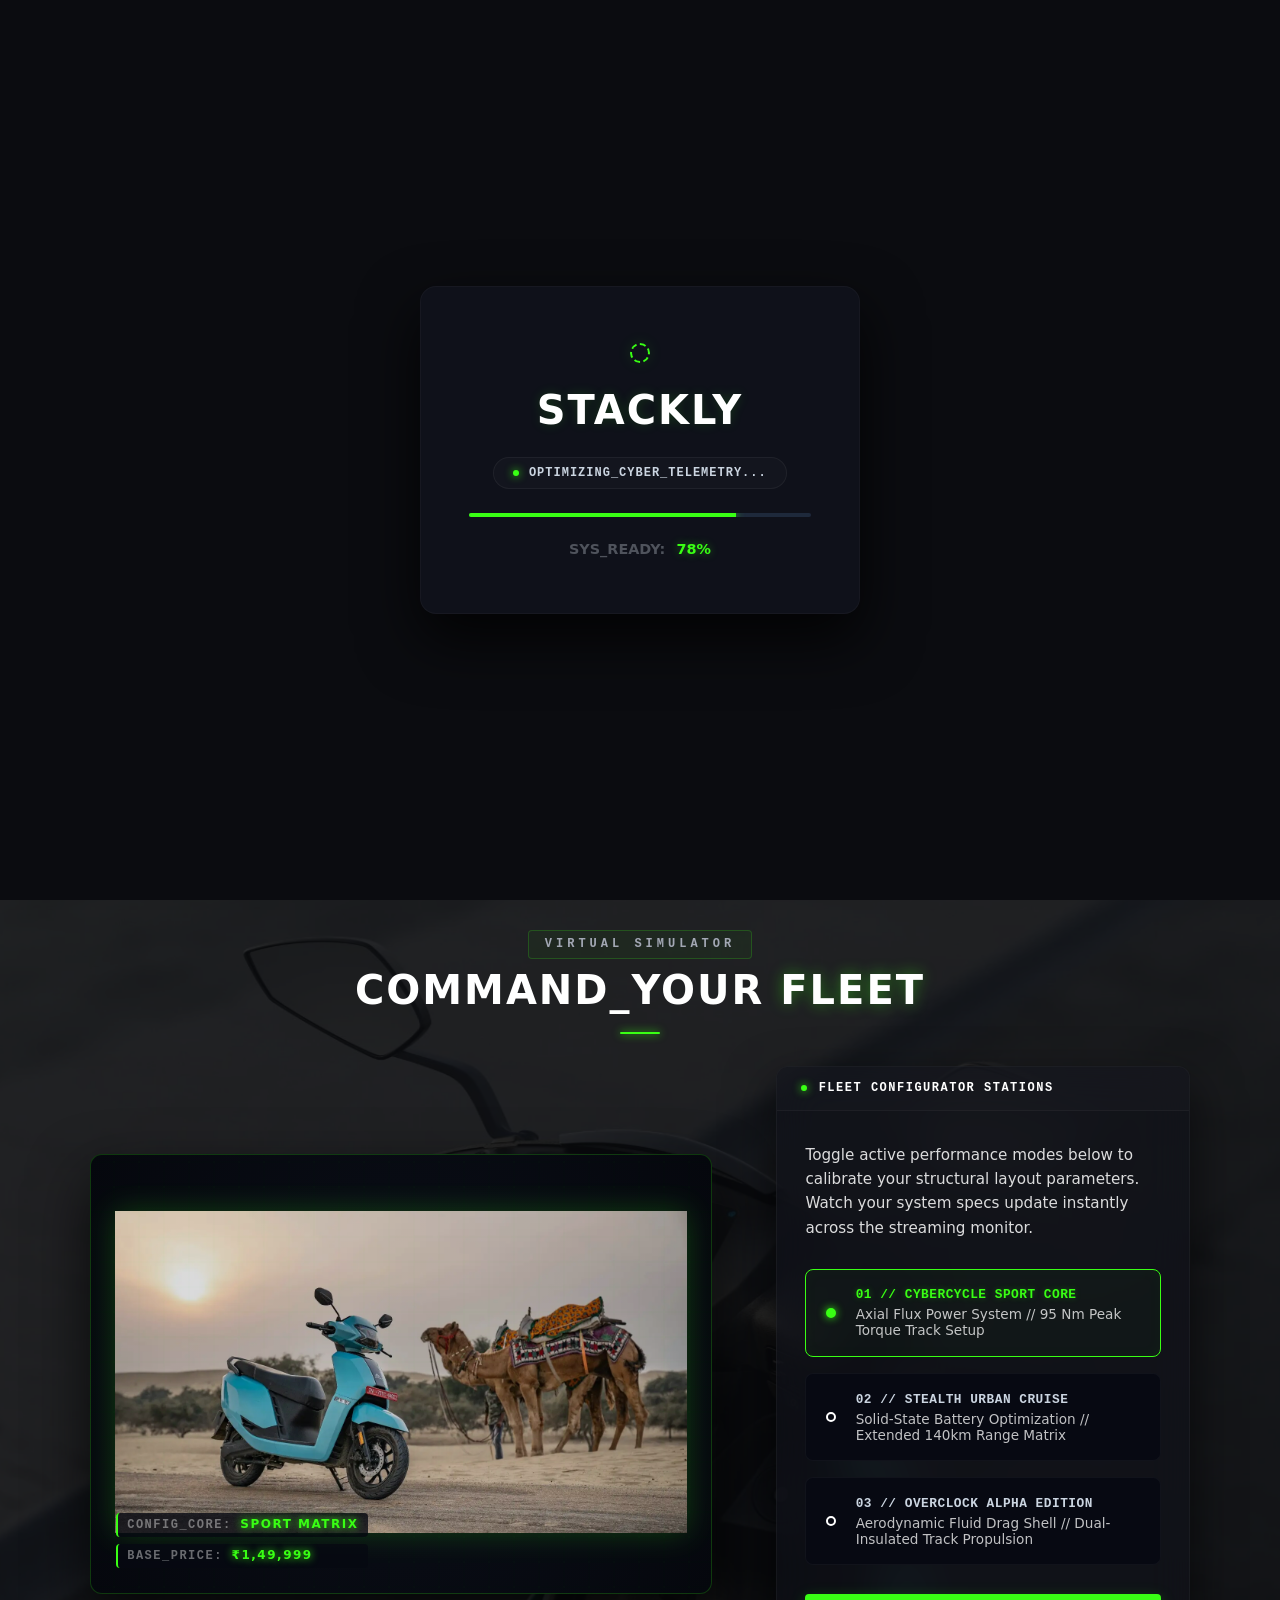
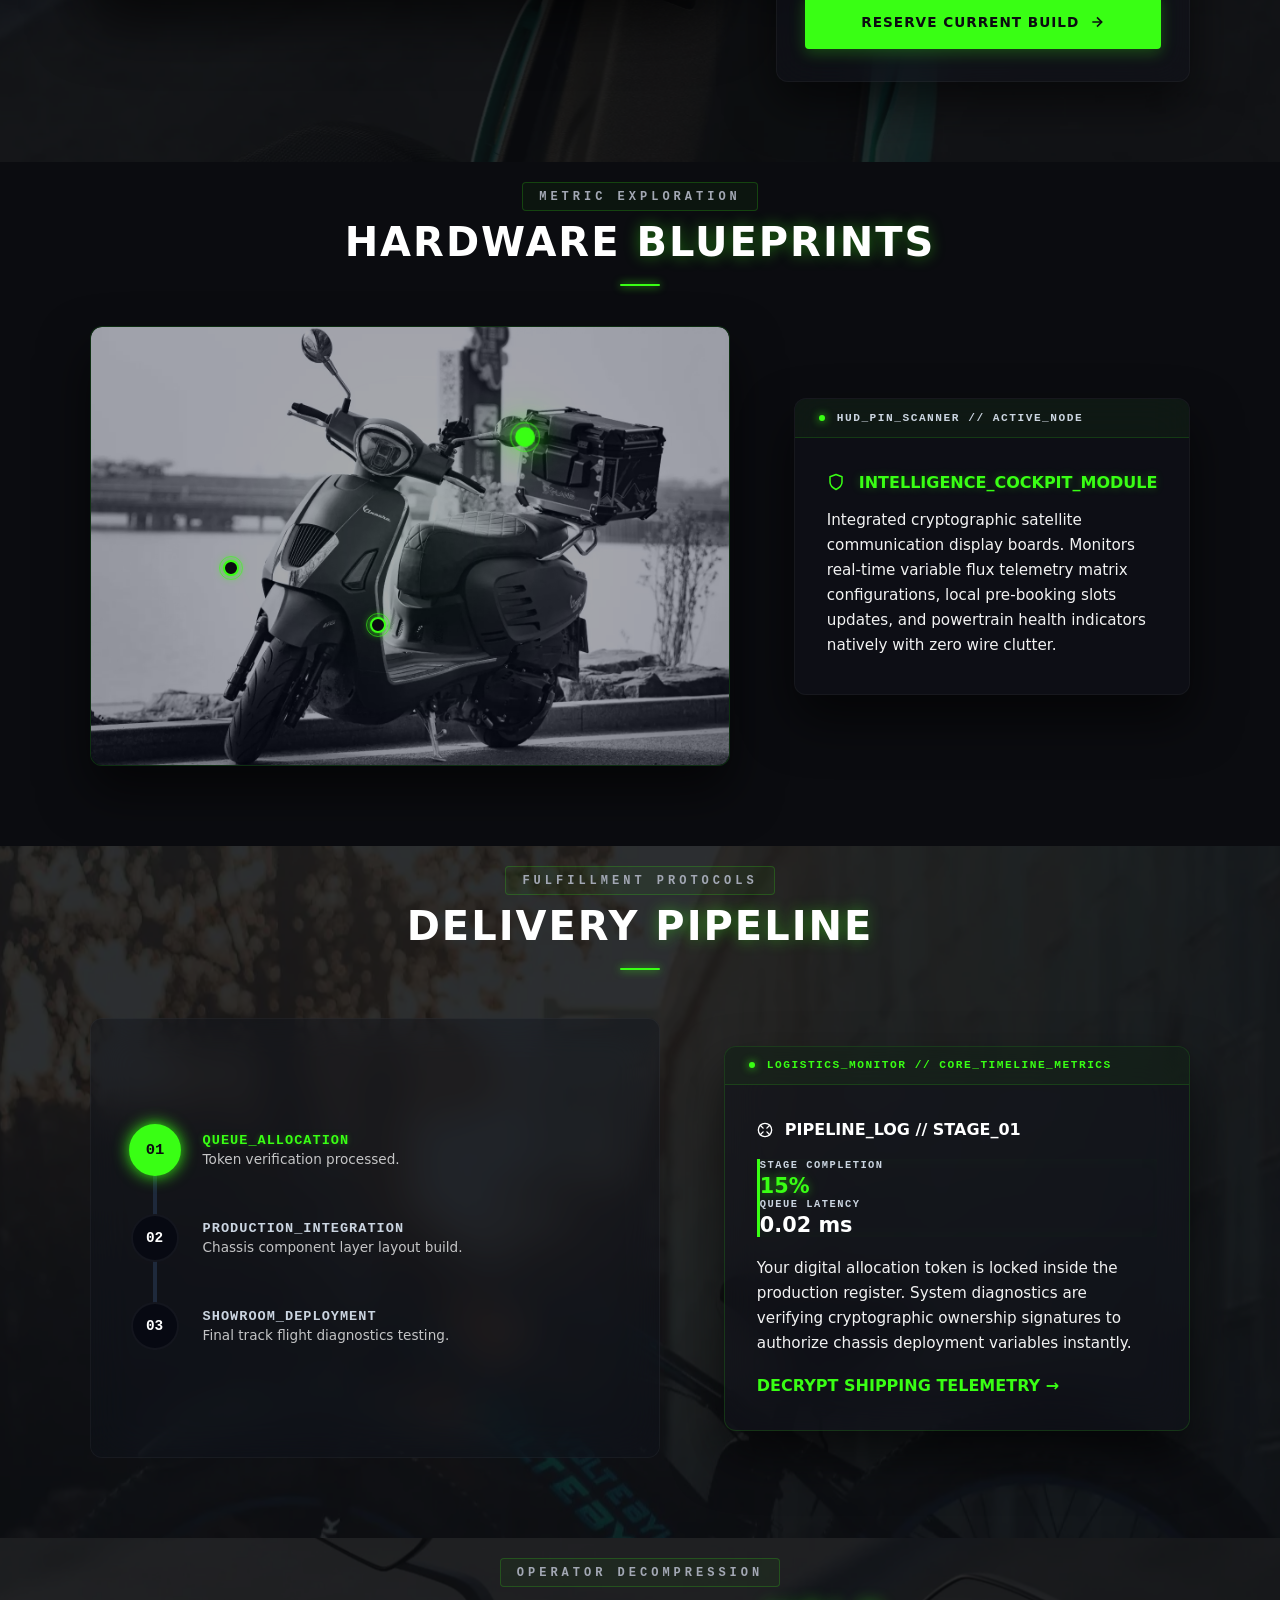
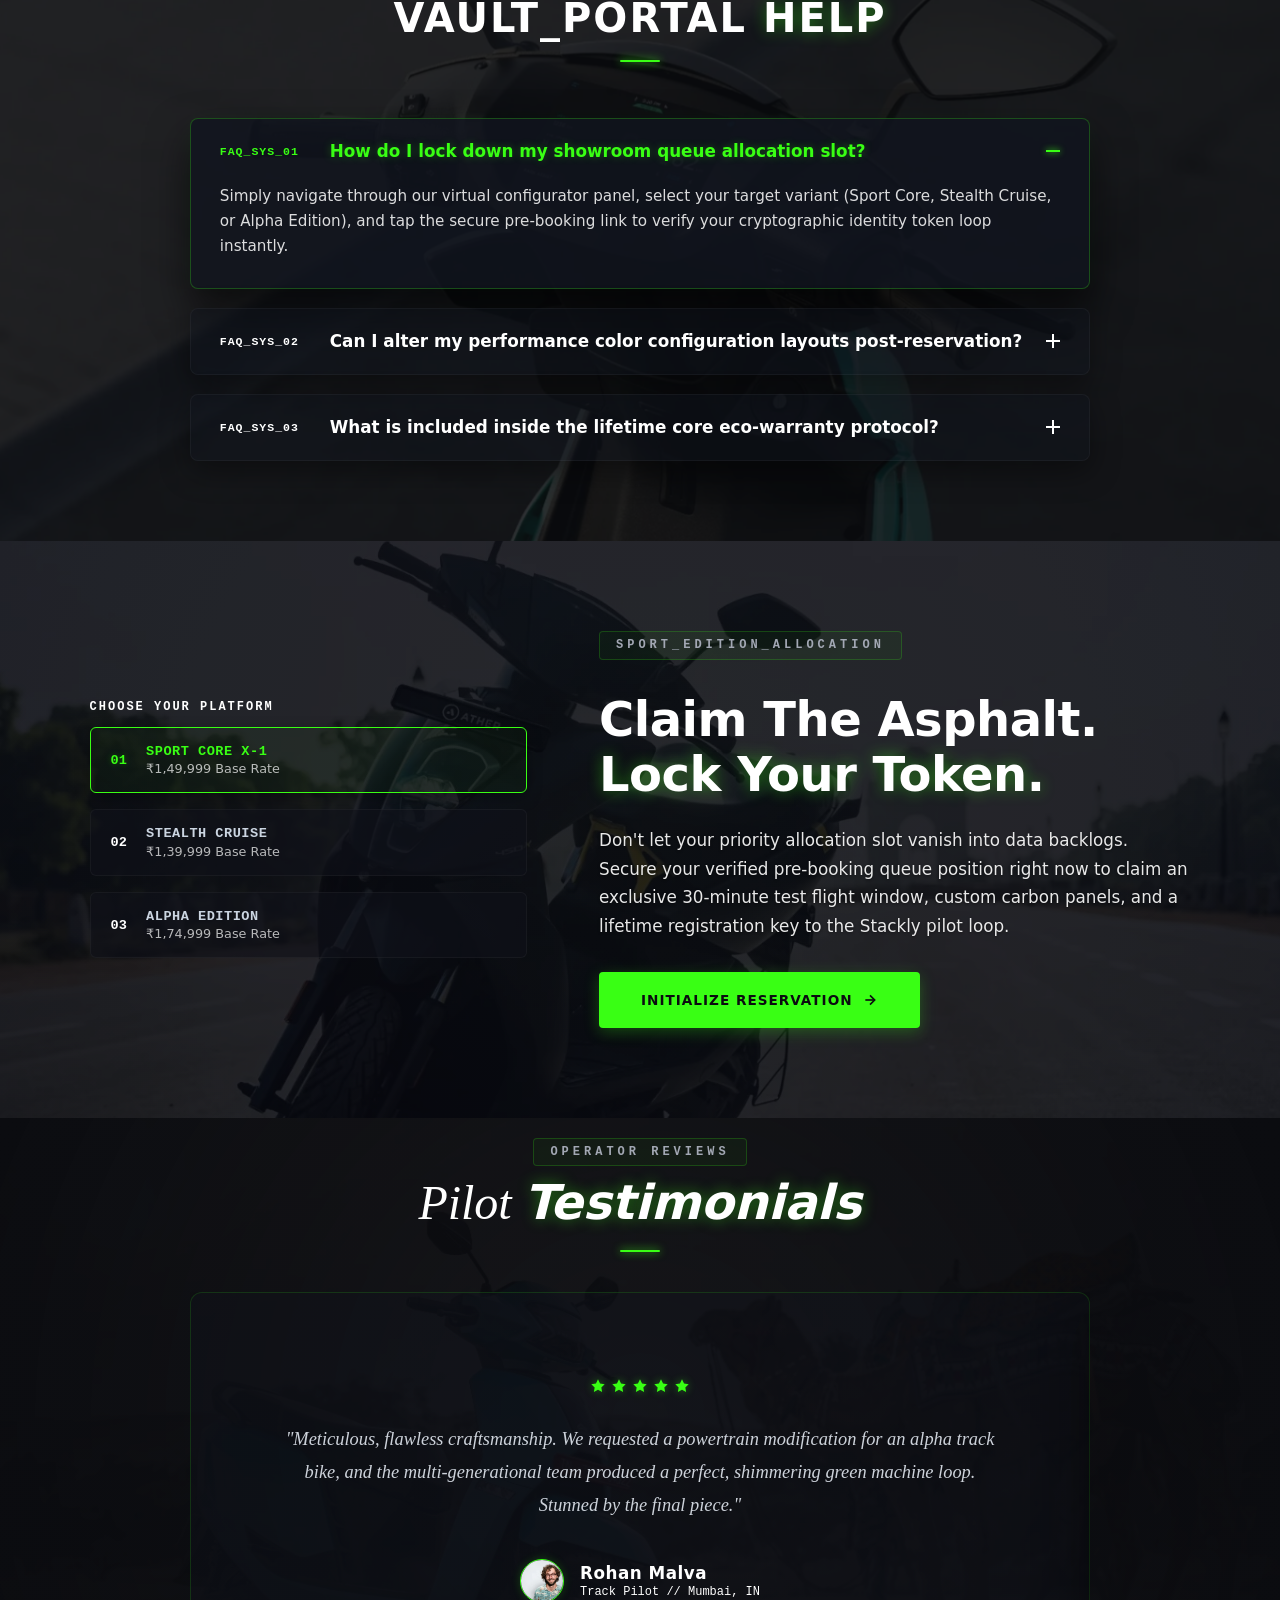
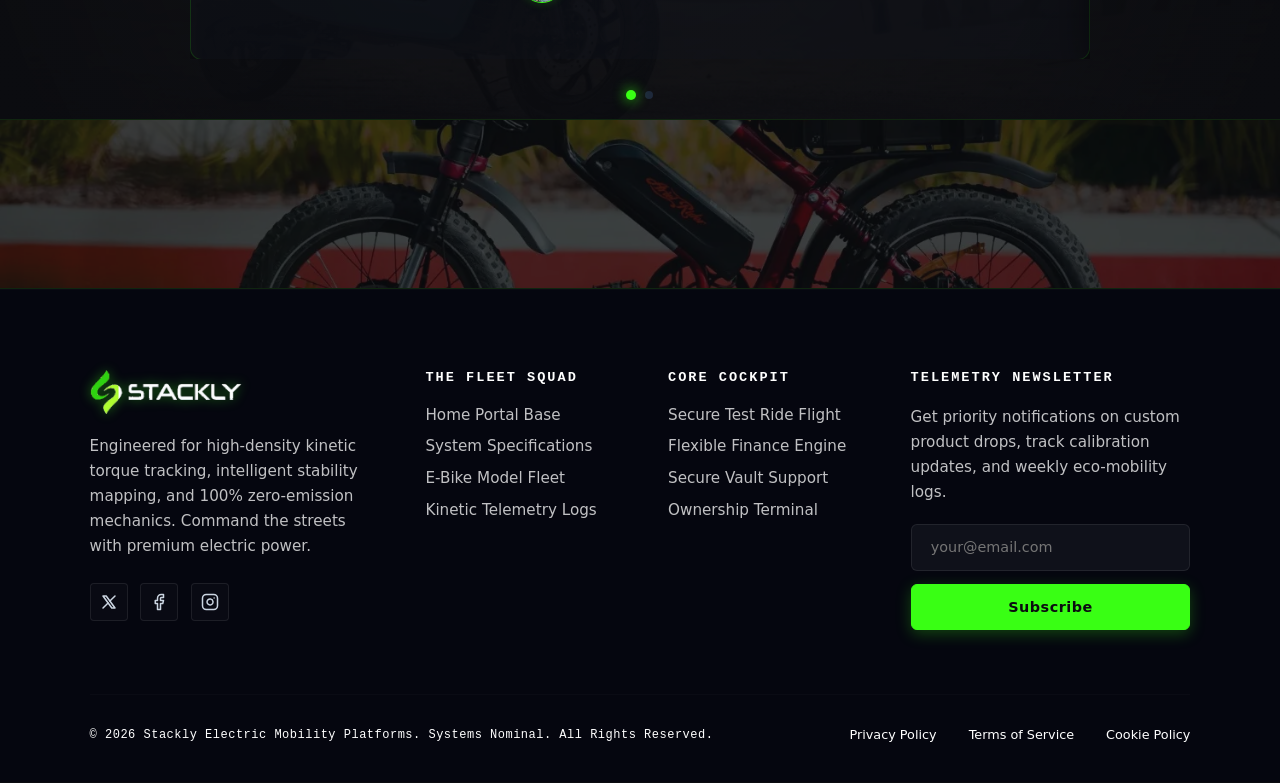
<file: showroom.html>
<!DOCTYPE html>
<html lang="en">
<head>
    <meta charset="UTF-8">
    <meta name="viewport" content="width=device-width, initial-scale=1.0">
    <title>Stackly EV Showroom</title>
    <!-- Font Awesome for the glowing icons -->
    <link rel="stylesheet" href="https://cloudflare.com">
    <!-- Your main style sheet link -->
    <link rel="stylesheet" href="style.css">
</head>
<body class="loading-active">

    <!-- Cinematic Sci-Fi Preloader Section -->
    <div id="preloader">
        <!-- Floating background background grid matrix -->
        <div class="cyber-grid"></div>
        
        <div class="preloader-content">
            <!-- Glowing Interactive Logo Ring -->
            <div class="logo-energy-ring">
                <i class="fa-solid fa-bolt central-bolt"></i>
            </div>
            
            <!-- Neon Glitch Title Text -->
            <h1 class="glitch-title" data-text="VOLTEDGE">STACKLY</h1>
            
            <!-- Dynamic Telemetry Messaging Grid -->
            <div class="status-panel">
                <span class="pulse-dot"></span>
                <p id="preload-status" class="preload-status">BOOT_SEQUENCE_INITIALIZED</p>
            </div>
            
            <!-- Advanced Neon Energy Meter -->
            <div class="meter-wrapper">
                <div class="progress-bar-glow" id="progress-bar"></div>
            </div>
            
            <!-- Matrix Digital Output Data Counter -->
            <div class="counter-display">
                <span class="static-label">SYS_READY:</span>
                <span class="preload-counter" id="preload-counter">00%</span>
            </div>
        </div>
    </div>
<script>
    document.addEventListener("DOMContentLoaded", () => {
    const preloader = document.getElementById('preloader');
    const progressBar = document.getElementById('progress-bar');
    const preloadCounter = document.getElementById('preload-counter');
    const statusText = document.getElementById('preload-status');

    // Diagnostic string arrays for contextual telemetry updates
    const logStages = [
        { limit: 25, text: "CONNECTING_TO_CORE_BATTERY..." },
        { limit: 55, text: "CALIBRATING_ELECTRIC_MOTORS..." },
        { limit: 80, text: "OPTIMIZING_CYBER_TELEMETRY..." },
        { limit: 100, text: "SYSTEMS_NOMINAL_ENERGIZING!" }
    ];

    let count = 0;
    const duration = 3200; // Target execution timeline: 3.2 seconds total
    const frequency = 30; // Clock step updates interval
    const incrementalStep = 100 / (duration / frequency);

    const activeTimer = setInterval(() => {
        count += incrementalStep;

        if (count >= 100) {
            count = 100;
            clearInterval(activeTimer);
            
            // Render terminal state updates
            progressBar.style.width = "100%";
            preloadCounter.innerText = "100%";
            statusText.innerText = logStages[3].text;

            // Trigger sleek structural layout screen clearance hooks
            setTimeout(() => {
                preloader.classList.add('loaded-complete');
                document.body.classList.remove('loading-active');
            }, 350);
        } else {
            const displayPercentage = Math.floor(count);
            progressBar.style.width = `${displayPercentage}%`;
            // Pad out digits with zeroes for clean UI display symmetry
            preloadCounter.innerText = `${displayPercentage.toString().padStart(2, '0')}%`;

            // Dynamically evaluate text updates based on progress limits
            const currentStage = logStages.find(stage => displayPercentage <= stage.limit);
            if (currentStage) {
                statusText.innerText = currentStage.text;
            }
        }
    }, frequency);
});

</script>
    <!-- Rest of your showroom page elements continue here... -->

    <!-- Fully Synchronized Transparent Floating Header Interface -->
<header class="synchronized-header">
    <div class="header-capsule-container">
        
        <!-- Company Brand Logo Station (Wordmark Text Removed) -->
        
<a href="javascript:void(0);" class="brand-logo-anchor" id="headerLogoRefreshBtn" aria-label="Stackly Home Reset">
    <div class="logo-glow-wrapper"></div>
    <!-- Pointed securely to your physical e-bike directory asset file path -->
    <img src="./Assests/brand logo.webp" alt="Stackly Official Logo" class="company-brand-img">
</a>


        <!-- 5-Channel Navigation Interface Matrix Links -->
        <nav class="navigation-link-matrix">
            <a href="index.html" class="synchronized-nav-route ">Home</a>
            <a href="specs.html" class="synchronized-nav-route" >Specs</a>
            <a href="showroom.html" class="synchronized-nav-route active-route">Showroom</a>
            <a href="blogs.html" class="synchronized-nav-route">Blog</a>
            <a href="contactus.html" class="synchronized-nav-route">Contact</a>
            
            <!-- Mobile Drawer Contextual Anchor Action Paths -->
            <div class="mobile-drawer-auth-stack">
                <a href="login.html" class="synchronized-auth-anchor login-action-link">Login</a>
                <a href="signup.html" class="synchronized-auth-anchor signup-action-link">Sign Up</a>
            </div>
        </nav>

        <!-- Desktop Anchor Authentication Controls Station -->
        <div class="desktop-auth-station">
            <a href="login.html" class="synchronized-auth-anchor login-action-link">Login</a>
            <a href="signup.html" class="synchronized-auth-anchor signup-action-link">Sign Up</a>
        </div>

        <!-- Adaptive Mobile Interface Hamburg Vector Trigger Node -->
        <button class="mobile-wire-trigger-node" id="mobileWireTrigger" aria-label="Toggle Menu Matrix">
            <span class="wire-vector top-vector"></span>
            <span class="wire-vector middle-vector"></span>
            <span class="wire-vector bottom-vector"></span>
        </button>
        
    </div>
</header>

<script>
    // Synchronized Real-Time Header Navigation Controllers
document.addEventListener("DOMContentLoaded", () => {
    const synchronizedHeader = document.querySelector('.synchronized-header');
    const mobileWireTrigger = document.getElementById('mobileWireTrigger');
    const navigationLinkMatrix = document.querySelector('.navigation-link-matrix');
    const systemRouteAnchors = document.querySelectorAll('.synchronized-nav-route, .synchronized-auth-anchor');

    // 1. Monitor Wheel Vector Scrolling positions to trigger capsule sizing updates
    window.addEventListener('scroll', () => {
        if (window.scrollY > 40) {
            synchronizedHeader.classList.add('scrolled-mode');
        } else {
            synchronizedHeader.classList.remove('scrolled-mode');
        }
    });

    // 2. Click events to deploy and secure responsive menu drawer overlays
   let scrollPosition = 0;

mobileWireTrigger.addEventListener("click", () => {
    mobileWireTrigger.classList.toggle("wire-activated");
    navigationLinkMatrix.classList.toggle("drawer-deployed");

    if (navigationLinkMatrix.classList.contains("drawer-deployed")) {
        // Save current scroll position
        scrollPosition = window.pageYOffset;

        // Freeze the page
        document.body.style.position = "fixed";
        document.body.style.top = `-${scrollPosition}px`;
        document.body.style.left = "0";
        document.body.style.right = "0";
        document.body.style.width = "100%";
    } else {
        // Unfreeze the page
        document.body.style.position = "";
        document.body.style.top = "";
        document.body.style.left = "";
        document.body.style.right = "";
        document.body.style.width = "";

        // Restore scroll position
        window.scrollTo(0, scrollPosition);
    }
});

    // 3. Close pipeline to retract drawer immediately when clicking target route paths
 systemRouteAnchors.forEach(anchor => {
    anchor.addEventListener("click", (e) => {

        if (e.target.classList.contains("synchronized-nav-route")) {
            document.querySelector(".synchronized-nav-route.active-route")
                ?.classList.remove("active-route");
            e.target.classList.add("active-route");
        }

        mobileWireTrigger.classList.remove("wire-activated");
        navigationLinkMatrix.classList.remove("drawer-deployed");

        document.body.style.position = "";
        document.body.style.top = "";
        document.body.style.left = "";
        document.body.style.right = "";
        document.body.style.width = "";

        window.scrollTo(0, scrollPosition);
    });
});
});
// =========================================================================
// HEADER BRAND IDENTITY ACTIVE RUN-TIME PAGE REFRESH ENGINE
// =========================================================================

document.addEventListener("DOMContentLoaded", () => {
    const headerLogoRefreshBtn = document.getElementById("headerLogoRefreshBtn");

    if (headerLogoRefreshBtn) {
        headerLogoRefreshBtn.addEventListener("click", () => {
            // Forces a clean window location reload tracking loop from base index records
            window.location.reload();
        });
    }
});

</script>

<section class="showroom-hero-viewport" id="showroom-home">
        
        <!-- SEO Semantic Priority Heading (Hidden from user view, used strictly for search crawlers) -->
        <h1 class="seo-hidden-heading">Stackly Digital Showroom - High Performance Electric Superbike Models, Pre-Booking Reservations, and Virtual Test Flight Matrix</h1>

        <!-- Background Panoramic Viewport Matrix Layer -->
        <div class="showroom-hero-backdrop-vault">
            <div class="showroom-hero-mask"></div>
            <!-- Point the src path directly to your official high-end showroom background image asset file -->
            <img src="./Assests/EV 6.webp" 
                 alt="VoltEdge Premium Digital Showroom Vault and Electric Motorcycle Matrix Background" 
                 class="showroom-hero-image animate-cinematic-pan" 
                 loading="eager" 
                 decoding="async">
        </div>

        <!-- Foreground Interface Structure Grid Wrapper -->
        <div class="showroom-hero-layout-wrapper">
            <div class="showroom-hero-split-chassis">
                
                <!-- LEFT COLUMN: Clean Copywriting Pitch & Action Command Station -->
                <article class="showroom-copy-wing">
                    
                    <div class="cyber-radar-badge animate-clip-reveal">
                        <span class="radar-dot"></span>
                        <p class="badge-text">VIRTUAL_VAULT // CONNECTED</p>
                    </div>

                    <h2 class="showroom-hero-title animate-slide-up-fade">
                        Enter The <br>
                        <span class="serif-accent-text">Next Generation.</span>
                    </h2>

                    <p class="showroom-hero-summary animate-slide-up-fade" style="animation-delay: 0.2s;">
                        This isn't about scanning basic spec logs from afar. Welcome to the cockpit of the most intelligent, high-density electric torque platforms ever deployed on asphalt. Explore the fleet array and lock down your token queue allocation slot instantly.
                    </p>

                    <!-- Action Command Station Deck Buttons -->
                    <div class="showroom-hero-action-deck animate-slide-up-fade" style="animation-delay: 0.4s;">
                        <a href="404.html" class="showroom-hero-anchor solid-flux-glow" aria-label="Explore Digital Showroom Fleet Matrix">
                            <span>EXPLORE THE FLEET</span>
                            <svg class="btn-arrow" width="16" height="16" viewBox="0 0 24 24" fill="none" stroke="currentColor" stroke-width="2.5"><line x1="5" y1="12" x2="19" y2="12"/><polyline points="12 5 19 12 12 19"/></svg>
                        </a>
                        <a href="blogs.html" class="showroom-hero-anchor translucent-flux-outline">
                            VIRTUAL TOUR
                        </a>
                    </div>

                </article>

                <!-- RIGHT COLUMN: Interactive Real-Time Telemetry Monitor Receiver Panel -->
                <div class="showroom-terminal-wing animate-slide-up-fade" style="animation-delay: 0.5s;">
                    <div class="terminal-matrix-box">
                        <div class="terminal-header-bar">
                            <span class="terminal-pulse-dot"></span>
                            <p class="terminal-serial">VAULT_MONITOR // STATUS_nominal</p>
                        </div>
                        
                        <div class="terminal-stream-screen">
                            <div class="telemetry-stream-pane">
                                <h4 class="pane-title"><i class="fa-solid fa-satellite-dish"></i> LIVE_VAULT_METRICS</h4>
                                
                                <div class="pane-stats-row showroom-stats-row">
                                    <div class="mini-readout">
                                        <h5>ACTIVE ALLOCATIONS</h5>
                                        <p class="neon-text-green">84.2% <small>CAPACITY</small></p>
                                    </div>
                                    <div class="mini-readout">
                                        <h5>EST. DELIVERY DELAY</h5>
                                        <p>14 <small>DAYS CYCLES</small></p>
                                    </div>
                                </div>
                                
                                <p class="pane-description">
                                    Showroom infrastructure tracks live local token queue configurations dynamically. Priority booking slots isolate power profiles from delivery line log backlogs automatically.
                                </p>
                            </div>
                        </div>
                    </div>
                </div>

            </div>
        </div>
    </section>

    <style>
        /* =========================================================================
   HIGH-CONTRAST NEON GREEN SHOWROOM HERO LAYOUT ENGINE
   ========================================================================= */

/* SEO structural accessibility hidden text tags */
.seo-hidden-heading {
    position: absolute;
    width: 1px;
    height: 1px;
    padding: 0;
    margin: -1px;
    overflow: hidden;
    clip: rect(0, 0, 0, 0);
    white-space: nowrap;
    border: 0;
}

body.showroom-viewport-lock {
    background-color: #0b0c10 !important;
    overflow-x: hidden !important;
}

.showroom-hero-viewport {
    position: relative !important;
    min-height: 100vh !important;
    width: 100% !important;
    display: flex !important;
    align-items: center !important;
    padding: 140px 7% 80px 7% !important; /* Spacing isolates space from floating navigation bar layers */
    background-color: #0b0c10 !important;
    overflow: hidden !important;
    box-sizing: border-box !important;
}

/* Master Space Viewport Box acting as independent image frame container */
.showroom-hero-backdrop-vault {
    position: absolute !important;
    inset: 0 !important;
    width: 100% !important;
    height: 100% !important;
    z-index: 0 !important;
    overflow: hidden !important;
}

/* Dark contrast tint shader protects background text from blinding typography readings */
.showroom-hero-mask {
    position: absolute !important;
    inset: 0 !important;
    /* Softened background opacity level down to 0.18 deep underlay matrix scales */
    background: radial-gradient(circle at center, rgba(11, 12, 16, 0.84) 0%, #0b0c10 100%) !important;
    z-index: -1 !important;
    pointer-events: none !important;
}

.showroom-hero-image {
    width: 100% !important;
    height: 100% !important;
    object-fit: cover !important;
    object-position: center !important;
    transform: scale(1.1) !important;
    opacity: 0.08 !important; /* FIXED: Set to a subtle 0.18 transparency so it remains deep in background layer */
}

/* Hardware-Accelerated Cinematic Panning & Zoom Loop Matrix Animation */
.showroom-hero-backdrop-vault .animate-cinematic-pan {
    will-change: transform;
    animation: showroomHeroCinematicMove 24s ease-in-out infinite alternate !important;
}

@keyframes showroomHeroCinematicMove {
    0% { transform: scale(1.1) translate(0, 0); }
    100% { transform: scale(1.16) translate(-20px, -10px); }
}

.showroom-hero-layout-wrapper {
    position: relative !important;
    max-width: 1350px !important;
    margin: 0 auto !important;
    width: 100% !important;
    z-index: 5 !important;
}

/* Split Chassis Column Proportions matching target layouts screenshot */
.showroom-hero-split-chassis {
    display: grid !important;
    grid-template-columns: 1.15fr 0.85fr !important;
    gap: 4.5rem !important;
    align-items: center !important;
    width: 100% !important;
}

/* Left Copy Wing Area Layout */
.showroom-copy-wing {
    display: flex !important;
    flex-direction: column !important;
    gap: 1.8rem !important;
}

/* Radar Badge Indicator Components */
.cyber-radar-badge {
    background: rgba(57, 255, 20, 0.03) !important;
    border: 1px solid rgba(57, 255, 20, 0.2) !important;
    padding: 0.5rem 1.2rem !important;
    border-radius: 4px !important;
    width: fit-content !important;
    display: flex !important;
    align-items: center !important;
    gap: 0.6rem !important;
}

.radar-dot {
    width: 7px !important; height: 7px !important;
    background-color: #39ff14 !important;
    border-radius: 50% !important;
    box-shadow: 0 0 10px #39ff14 !important;
    animation: showroomRadarPulse 1.2s steps(2) infinite !important;
}
@keyframes showroomRadarPulse { 50% { opacity: 0.2; } }

.badge-text {
    font-family: monospace !important;
    font-size: 0.72rem !important;
    color: #39ff14 !important;
    letter-spacing: 2px !important;
    font-weight: 700 !important;
}

/* High-Contrast Bold Headings */
.showroom-hero-title {
    font-size: 4rem !important;
    font-weight: 900 !important;
    line-height: 1.1 !important;
    letter-spacing: -0.5px !important;
    color: #ffffff !important;
}

.serif-accent-text {
    font-family: 'Georgia', serif !important; /* Premium serif accent matching target snapshot style layout */
    font-weight: 500 !important;
    font-style: italic !important;
    color: #ffffff !important;
}

/* FORCED HIGH INTENSITY CONTRAST READABILITY VALUE: Pure white paragraphs summary */
.showroom-hero-summary {
    font-size: 1.05rem !important;
    line-height: 1.7 !important;
    color: #ffffff !important;
    opacity: 0.9 !important;
    text-shadow: 0 1px 3px rgba(0,0,0,0.5) !important;
}

/* =========================================================================
   RIGHT PANEL: GLASSMORPHIC DIAGNOSTIC DATA TUNNEL TERMINAL MONITOR
   ========================================================================= */

.terminal-matrix-box {
    background: rgba(15, 17, 26, 0.6) !important;
    border: 1px solid rgba(57, 255, 20, 0.15) !important; /* Domain themed neon green perimeter outline */
    border-radius: 12px !important;
    overflow: hidden !important;
    backdrop-filter: blur(20px) !important;
    -webkit-backdrop-filter: blur(20px) !important;
    box-shadow: 0 25px 50px rgba(0, 0, 0, 0.6) !important;
    transition: border-color 0.4s ease, box-shadow 0.4s ease !important;
}

.terminal-matrix-box:hover {
    border-color: #39ff14 !important;
    box-shadow: 0 0 25px rgba(57, 255, 20, 0.1) !important;
}

.terminal-header-bar {
    background: rgba(57, 255, 20, 0.04) !important;
    border-bottom: 1px solid rgba(57, 255, 20, 0.15) !important;
    padding: 0.8rem 1.5rem !important;
    display: flex !important;
    align-items: center !important;
    gap: 0.75rem !important;
}

.terminal-pulse-dot {
    width: 6px !important; height: 6px !important;
    background-color: #39ff14 !important;
    border-radius: 50% !important;
    box-shadow: 0 0 8px #39ff14 !important;
    animation: terminalPulse 1.2s infinite steps(2) !important;
}
@keyframes terminalPulse { 50% { opacity: 0.2; } }

.terminal-serial {
    font-family: monospace !important;
    font-size: 0.7rem !important;
    font-weight: 700 !important;
    color: #39ff14 !important;
    letter-spacing: 1.5px !important;
}

.terminal-stream-screen {
    padding: 2.2rem 2rem !important;
}

.telemetry-stream-pane {
    display: flex !important;
    flex-direction: column !important;
    gap: 1.2rem !important;
    width: 100% !important;
}

.pane-title {
    font-size: 1.15rem !important;
    font-weight: 800 !important;
    color: #ffffff !important;
    display: flex !important;
    align-items: center !important;
    gap: 0.5rem !important;
}

.pane-title i {
    color: #39ff14 !important;
    font-size: 1rem !important;
    filter: drop-shadow(0 0 4px #39ff14) !important;
}

.showroom-stats-row {
    display: flex !important;
    gap: 2.2rem !important;
    background: rgba(0, 0, 0, 0.3) !important;
    padding: 0.8rem 1.2rem !important;
    border-radius: 6px !important;
    border-left: 3px solid #39ff14 !important; /* Left vertical light tracker path */
}

.mini-readout h5 {
    font-family: monospace !important;
    font-size: 0.65rem !important;
    color: #cbd5e1 !important; /* Boosted silver readability subheads */
    letter-spacing: 1px !important;
    margin-bottom: 0.2rem !important;
}

.mini-readout p {
    font-size: 1.25rem !important;
    font-weight: 800 !important;
    color: #ffffff !important;
}

.mini-readout p small {
    font-size: 0.7rem !important;
    color: white !important;
    font-weight: 600 !important;
    margin-left: 2px !important;
}

.mini-readout .neon-text-green {
    color: #39ff14 !important;
    text-shadow: 0 0 10px rgba(57, 255, 20, 0.3) !important;
}

/* FORCED HIGH CONTRAST READABILITY VALUE: Clear pure white body paragraph descriptions */
.pane-description {
    font-size: 0.95rem !important;
    line-height: 1.65 !important;
    color: #ffffff !important;
    opacity: 0.95 !important;
}

/* =========================================================================
   ACTION STATION COMMAND BUTTON ACTIONS
   ========================================================================= */

.showroom-hero-action-deck {
    display: flex !important;
    align-items: center !important;
    gap: 1.5rem !important;
    margin-top: 0.5rem !important;
}

.showroom-hero-anchor {
    text-decoration: none !important;
    display: inline-flex !important;
    align-items: center !important;
    justify-content: center !important;
    gap: 0.6rem !important;
    padding: 1rem 2.4rem !important;
    border-radius: 4px !important; /* Premium sharp console corners matching your showroom templates */
    font-size: 0.85rem !important;
    font-weight: 800 !important;
    letter-spacing: 1px !important;
    text-transform: uppercase !important;
    box-sizing: border-box !important;
    transition: all 0.4s cubic-bezier(0.25, 1, 0.5, 1) !important;
}

.solid-flux-glow {
    background-color: #39ff14 !important;
    color: #0b0c10 !important;
    border: 2px solid #39ff14 !important;
    box-shadow: 0 4px 15px rgba(57, 255, 20, 0.25) !important;
}

.solid-flux-glow:hover {
    background-color: transparent !important;
    color: #39ff14 !important;
    box-shadow: 0 0 25px #39ff14 !important;
    transform: translateY(-3px) !important;
}

.btn-arrow { transition: transform 0.3s ease !important; }
.solid-flux-glow:hover .btn-arrow { transform: translateX(5px) !important; }

.translucent-flux-outline {
    background-color: transparent !important;
    color: #39ff14 !important;
    border: 2px solid rgba(57, 255, 20, 0.3) !important;
}

.translucent-flux-outline:hover {
    background-color: #39ff14 !important;
    color: #0b0c10 !important;
    border-color: #39ff14 !important;
    box-shadow: 0 0 22px #39ff14 !important;
    transform: translateY(-3px) !important;
}

.animate-clip-reveal {opacity: 0;clip-path: inset(0 100% 0 0);animation: showroomClipReveal 1s cubic-bezier(0.16, 1, 0.3, 1) forwards !important;}@keyframes showroomClipReveal { 100% { opacity: 1; clip-path: inset(0 0 0 0); } }.animate-slide-up-fade {opacity: 0;transform: translateY(30px);animation: showroomSlideUpFade 1.1s cubic-bezier(0.16, 1, 0.3, 1) forwards !important;}@keyframes showroomSlideUpFade { 100% { opacity: 1; transform: translateY(0); } }/* =========================================================================FLUID RESPONSIVE HARDWARE SCREEN LAYER BREAKPOINTS========================================================================= */@media (max-width: 1024px) {.showroom-hero-viewport { padding: 130px 5% 60px 5% !important; }.showroom-hero-split-chassis { grid-template-columns: 1fr !important; gap: 3.5rem !important; } /* Collapses split grid channels vertically columns stack over tablets */.showroom-copy-wing { text-align: center !important; align-items: center !important; }.showroom-hero-title { font-size: 3.2rem !important; }.showroom-hero-anchor { width: 100% !important; }}@media (max-width: 576px) {.showroom-hero-title { font-size: 2.3rem !important; line-height: 1.2 !important; }.showroom-hero-summary { font-size: 0.95rem !important; line-height: 1.6 !important; }.showroom-hero-action-deck { flex-direction: column !important; width: 100% !important; gap: 1rem !important; }.terminal-stream-screen { padding: 1.8rem 1.2rem !important; }.showroom-stats-row { gap: 1.2rem !important; flex-direction: column !important; } /* Stack internal statistics layout row vertically on small screens */}
    </style>

    <!-- Standalone Interactive Landmark Showroom Configuration Cockpit Section for SEO Indexing -->

    <!-- Standalone Domain-Themed Interactive Customization Cockpit Section -->
<section class="quantum-showroom-cockpit" id="showroom-cockpit">
    
    <!-- SEO Technical Layer Heading -->
    <h2 class="seo-hidden-heading">Stackly Electric Bike Showroom Interactive Customization Cockpit, Virtual Color Selector, and Fleet Configurations</h2>

    <!-- Dynamic Continuous Panning Background Asset Vault Layer -->
    <div class="cockpit-image-viewport">
        <div class="cockpit-fog-overlay"></div>
        <img src="./Assests/EV 2.webp" 
             alt="VoltEdge Digital Tech Matrix Laboratory Interface Background" 
             class="cockpit-scenery-image animate-oblique-drift" 
             loading="lazy" 
             decoding="async">
    </div>

    <div class="cockpit-layout-wrapper">
        
        <!-- Section Navigation Sub-Header (With tightly minimized spacing constraints) -->
        <header class="cockpit-section-header">
            <span class="cyber-accent-tag">VIRTUAL SIMULATOR</span>
            <h3 class="cockpit-main-title">COMMAND_YOUR <span class="neon-glow-text">FLEET</span></h3>
            <div class="header-laser-separator"></div>
        </header>

        <!-- Main Dashboard Split Grid Chassis -->
        <div class="cockpit-split-chassis">
            
            <!-- LEFT COLUMN: Massive Full-Bleed 3D Scanning Hologram Viewport -->
            <div class="cockpit-visualizer-wing">
                <!-- Continuous running laser matrix scanner line tracking beam -->
                <div class="cockpit-radar-beam"></div>
                
                <!-- Full Bleed Panoramic Vehicle Image Container -->
                <div class="cockpit-panoramic-vault">
                    <!-- This primary model element updates dynamically width-wise via the script framework -->
                    <img src="./Assests/EV 4.webp" 
                         alt="VoltEdge High Performance Fleet Configuration Hologram Profile" 
                         class="cockpit-core-product-img" id="cockpitShowcaseImg">
                </div>

                <!-- Live Hologram UI HUD Telemetry Badge Overlays -->
                <div class="cockpit-hud-overlay">
                    <p class="hud-stat-label">CONFIG_CORE: <span class="neon-green-glow" id="hudConfigLabel">SPORT MATRIX</span></p>
                    <p class="hud-stat-label">BASE_PRICE: <span class="neon-green-glow" id="hudPriceLabel">₹1,49,999</span></p>
                </div>
            </div>

            <!-- RIGHT COLUMN: User-Friendly Interactive Customization Panel Deck -->
            <div class="cockpit-control-wing animate-scroll-scale">
                <div class="control-matrix-box">
                    <div class="control-header-bar">
                        <span class="control-pulse-dot"></span>
                        <h4 class="control-title">FLEET CONFIGURATOR STATIONS</h4>
                    </div>
                    
                    <div class="control-selection-deck">
                        <p class="selection-pitch-text">
                            Toggle active performance modes below to calibrate your structural layout parameters. Watch your system specs update instantly across the streaming monitor.
                        </p>

                        <!-- Interactive Variant Selector Modules List Stack -->
                        <div class="variant-selection-list">
                            
                            <!-- Variant 1: Active Baseline Sport Core -->
                            <div class="variant-select-card active-card" 
                                 data-variant="sport" 
                                 data-name="SPORT MATRIX" 
                                 data-price="149999" 
                                 data-img="./Assests/EV 5.webp">
                                <div class="variant-selector-indicator"></div>
                                <div class="variant-metadata">
                                    <h5>01 // CYBERCYCLE SPORT CORE</h5>
                                    <p>Axial Flux Power System // 95 Nm Peak Torque Track Setup</p>
                                </div>
                            </div>

                            <!-- Variant 2: Stealth Urban Cruise -->
                            <div class="variant-select-card" 
                                 data-variant="stealth" 
                                 data-name="STEALTH CRUISE" 
                                 data-price="139999" 
                                 data-img="./Assests/EV 6.webp">
                                <div class="variant-selector-indicator"></div>
                                <div class="variant-metadata">
                                    <h5>02 // STEALTH URBAN CRUISE</h5>
                                    <p>Solid-State Battery Optimization // Extended 140km Range Matrix</p>
                                </div>
                            </div>

                            <!-- Variant 3: Overclock Alpha Edition -->
                            <div class="variant-select-card" 
                                 data-variant="alpha" 
                                 data-name="OVERCLOCK ALPHA EDITION" 
                                 data-price="174999" 
                                 data-img="./Assests/EV 7.webp">
                                <div class="variant-selector-indicator"></div>
                                <div class="variant-metadata">
                                    <h5>03 // OVERCLOCK ALPHA EDITION</h5>
                                    <p>Aerodynamic Fluid Drag Shell // Dual-Insulated Track Propulsion</p>
                                </div>
                            </div>

                        </div>

                        <!-- High-Voltage Direct Booking Router Action Anchor Link -->
                        <a href="404.html" class="cockpit-cta-anchor solid-flux-glow">
                            <span>RESERVE CURRENT BUILD</span>
                            <svg width="16" height="16" viewBox="0 0 24 24" fill="none" stroke="currentColor" stroke-width="2.5"><line x1="5" y1="12" x2="19" y2="12"/><polyline points="12 5 19 12 12 19"/></svg>
                        </a>
                    </div>
                </div>
            </div>

        </div>
    </div>
</section>

<style>
    /* =========================================================================
   INTERACTIVE CYBERNETIC COCKPIT SIMULATOR CONFIGURATOR STYLES
   ========================================================================= */

.seo-hidden-heading {
    position: absolute; width: 1px; height: 1px; padding: 0; margin: -1px;
    overflow: hidden; clip: rect(0, 0, 0, 0); white-space: nowrap; border: 0;
}

.quantum-showroom-cockpit {
    position: relative !important;
    width: 100% !important;
    padding: 30px 7% 80px 7% !important;
    background-color: #0b0c10 !important;
    overflow: hidden !important;
    z-index: 10 !important;
}

/* Background image frames & parallax alignment */
.cockpit-image-viewport {
    position: absolute !important; inset: 0 !important;
    width: 100% !important; height: 100% !important; z-index: -2 !important;
    overflow: hidden !important;
}

.cockpit-fog-overlay {
    position: absolute !important; inset: 0 !important;
    background: radial-gradient(circle at center, rgba(11, 12, 16, 0.85) 0%, #0b0c10 100%) !important;
    z-index: -1 !important;
}

.cockpit-scenery-image {
    width: 100% !important; height: 100% !important;
    object-fit: cover !important; transform: scale(1.1) !important;
    opacity: 0.15 !important;
}

.cockpit-image-viewport .animate-oblique-drift {
    will-change: transform;
    animation: cockpitBackParallax 24s ease-in-out infinite alternate !important;
}
@keyframes cockpitBackParallax { 0% { transform: scale(1.1) translate(0,0); } 100% { transform: scale(1.15) translate(-15px, 8px); } }

.cockpit-layout-wrapper {
    position: relative !important; max-width: 1350px !important; margin: 0 auto !important; width: 100% !important;
}

.cockpit-section-header {
    display: flex !important; flex-direction: column !important; align-items: center !important; text-align: center !important; margin-bottom: 2rem !important;
}

.cockpit-main-title {
    font-size: 2.5rem !important; font-weight: 900 !important; letter-spacing: 2px !important; color: #ffffff !important;
}

.neon-glow-text { color: #39ff14 !important; text-shadow: 0 0 10px rgba(57, 255, 20, 0.4) !important; }

.header-laser-separator {
    width: 60px; height: 3px; background: #39ff14; box-shadow: 0 0 10px #39ff14; border-radius: 20px; margin-top: 0.5rem;
}

.cyber-accent-tag {
    font-family: monospace; font-size: 0.8rem; font-weight: 700; color: #39ff14; letter-spacing: 3px;
    background: rgba(57, 255, 20, 0.04); padding: 0.4rem 1rem; border: 1px solid rgba(57, 255, 20, 0.2); border-radius: 4px;
}

.cockpit-split-chassis {
    display: grid !important;
    grid-template-columns: 1.2fr 0.8fr !important;
    gap: 4rem !important;
    align-items: center !important;
    width: 100% !important;
}

/* =========================================================================
   LEFT PANEL: COMPONENT VEHICLE DISPLAY TERMINAL WITH RETICLE GRID
   ========================================================================= */

.cockpit-visualizer-wing {
    position: relative !important;
    background: radial-gradient(circle at center, #0b0f19 0%, #05070d 100%) !important; /* Technical blueprint backdrop */
    border: 1px solid rgba(57, 255, 20, 0.2) !important;
    border-radius: 12px !important;
    height: 440px !important;
    padding: 1.5rem !important;
    display: flex !important;
    justify-content: center !important;
    align-items: center !important;
    overflow: hidden !important;
    box-shadow: 0 25px 60px rgba(0, 0, 0, 0.7);
}

/* Injects a background tech grid wireframe overlay */
.cockpit-visualizer-wing::before {
    content: '' !important; position: absolute !important; inset: 0 !important;
    background-image: 
        linear-gradient(rgba(57, 255, 20, 0.03) 1px, transparent 1px),
        linear-gradient(90deg, rgba(57, 255, 20, 0.03) 1px, transparent 1px) !important;
    background-size: 25px 25px !important; background-position: center !important;
    z-index: 1 !important; pointer-events: none !important; opacity: 0.7;
}

.cockpit-panomic-vault {
    position: relative !important; width: 100% !important; height: 100% !important; display: flex !important; justify-content: center !important; align-items: center !important; z-index: 2 !important;
}

/* FIXED: Configured with contain parameters to fully adapt width-wise without zooming cutoffs */
.cockpit-core-product-img {
    width: 100% !important; height: 100% !important; max-width: 100% !important; max-height: 100% !important; min-width: 0 !important;
    object-fit: contain !important; /* Blocks aspect distortion or border-clipping */
    object-position: center !important;
    opacity: 0.85 !important;
    filter: drop-shadow(0 0 15px rgba(57, 255, 20, 0.25)) !important;
    transition: transform 0.4s cubic-bezier(0.16, 1, 0.3, 1), opacity 0.3s ease !important;
}

.cockpit-visualizer-wing:hover .cockpit-core-product-img {
    transform: scale(1.03) !important; opacity: 1 !important;
    filter: drop-shadow(0 0 25px rgba(57, 255, 20, 0.4)) !important;
}

/* Continuous running radar scanning bar */
.cockpit-radar-beam {
    position: absolute !important; top: 0; left: -100%; width: 50%; height: 100%;
    background: linear-gradient(90deg, transparent, rgba(57, 255, 20, 0.04) 60%, rgba(57, 255, 20, 0.25) 100%) !important;
    border-right: 2px solid #39ff14 !important; box-shadow: 4px 0 15px rgba(57, 255, 20, 0.3) !important;
    z-index: 4 !important; pointer-events: none !important; will-change: left;
    animation: cockpitRadarSweep 4.5s cubic-bezier(0.25, 0.46, 0.45, 0.94) infinite !important;
}
@keyframes cockpitRadarSweep { 0% { left: -50%; } 100% { left: 150%; } }

.cockpit-hud-overlay {
    position: absolute !important; bottom: 25px !important; left: 25px !important; z-index: 10 !important; display: flex !important; flex-direction: column !important; gap: 0.4rem !important; pointer-events: none !important;
}

.hud-stat-label {
    font-family: monospace !important; font-size: 0.75rem !important; font-weight: 700 !important; color: rgba(255, 255, 255, 0.4) !important; letter-spacing: 1.5px !important;
    background: rgba(7, 9, 18, 0.8) !important; padding: 0.3rem 0.6rem !important; border-radius: 4px !important; border-left: 2px solid #39ff14 !important;
}

.neon-green-glow { color: #39ff14 !important; text-shadow: 0 0 8px #39ff14 !important; }

/* =========================================================================
   RIGHT PANEL: SELECTION CARD DECK HUB
   ========================================================================= */

.control-matrix-box {
    background: rgba(15, 17, 26, 0.6) !important; border: 1px solid rgba(255, 255, 255, 0.04) !important; border-radius: 12px !important; overflow: hidden !important; backdrop-filter: blur(20px) !important; -webkit-backdrop-filter: blur(20px) !important; box-shadow: 0 20px 50px rgba(0, 0, 0, 0.6) !important;
}

.control-header-bar {
    background: rgba(255, 255, 255, 0.01) !important; border-bottom: 1px solid rgba(255, 255, 255, 0.04) !important; padding: 0.9rem 1.5rem !important; display: flex !important; align-items: center !important; gap: 0.75rem !important;
}

.control-pulse-dot {
    width: 6px !important; height: 6px !important; background-color: #39ff14; border-radius: 50% !important; box-shadow: 0 0 8px #39ff14 !important;
}

.control-title {
    font-family: monospace !important; font-size: 0.75rem !important; font-weight: 800 !important; color: #ffffff !important; letter-spacing: 1.5px !important;
}

.control-selection-deck { padding: 2rem 1.8rem !important; display: flex !important; flex-direction: column !important; gap: 1.8rem !important; }

.selection-pitch-text { font-size: 0.95rem !important; line-height: 1.6 !important; color: #ffffff !important; opacity: 0.85 !important; }

.variant-selection-list { display: flex !important; flex-direction: column !important; gap: 1rem !important; width: 100% !important; }

.variant-select-card {
    background: #070912 !important; border: 1.5px solid rgba(255, 255, 255, 0.04) !important; border-radius: 8px !important; padding: 1.1rem 1.25rem !important;
    display: flex !important; align-items: center !important; gap: 1.2rem !important; cursor: pointer !important; transition: all 0.35s ease !important; position: relative !important;
}

.variant-selector-indicator {
    width: 10px !important; height: 10px !important; border: 2px solid white !important; border-radius: 50% !important; transition: all 0.3s ease !important; flex-shrink: 0 !important;
}

.variant-metadata { display: flex !important; flex-direction: column !important; gap: 0.25rem !important; }

.variant-metadata h5 {
    font-family: monospace !important; font-size: 0.8rem !important; font-weight: 800 !important; color: #cbd5e1 !important; letter-spacing: 0.5px !important; transition: color 0.3s ease !important;
}

.variant-metadata p { font-size: 0.85rem !important; color: #ffffff !important; opacity: 0.75 !important; }

.variant-select-card:hover { border-color: rgba(57, 255, 20, 0.25) !important; }

.variant-select-card.active-card {
    border-color: #39ff14 !important; background: rgba(57, 255, 20, 0.02) !important; box-shadow: inset 0 0 15px rgba(57, 255, 20, 0.03) !important;
}

.variant-select-card.active-card .variant-selector-indicator {
    border-color: #39ff14 !important; background-color: #39ff14 !important; box-shadow: 0 0 8px #39ff14 !important;
}

.variant-select-card.active-card h5 { color: #39ff14 !important; text-shadow: 0 0 6px rgba(57, 255, 20, 0.3) !important; }

.cockpit-cta-anchor {
    text-decoration: none !important; display: flex !important; align-items: center !important; justify-content: center !important; gap: 0.6rem !important;
padding: 1.1rem !important; border-radius: 4px !important; font-size: 0.85rem !important; font-weight: 800 !important; letter-spacing: 1px !important; text-transform: uppercase !important; transition: all 0.4s ease !important;}.solid-flux-glow { background-color: #39ff14 !important; color: #0b0c10 !important; border: 2px solid #39ff14 !important; box-shadow: 0 4px 15px rgba(57, 255, 20, 0.25) !important; }.solid-flux-glow:hover { background-color: transparent !important; color: #39ff14 !important; box-shadow: 0 0 25px #39ff14 !important; transform: translateY(-2px) !important; }/* Responsive adjustments */@media (max-width: 1024px) {.cockpit-split-chassis { grid-template-columns: 1fr !important; gap: 3rem !important; }.cockpit-visualizer-wing { height: 300px !important; padding: 1rem !important; }}@media (max-width: 576px) {.quantum-showroom-cockpit { padding: 40px 5% 60px 5% !important; }.cockpit-main-title { font-size: 2rem !important; }.control-selection-deck { padding: 1.5rem 1.1rem !important; gap: 1.5rem !important; }}
</style>

<script>
    document.addEventListener("DOMContentLoaded", () => {
    const variantCards = document.querySelectorAll(".variant-select-card");
    
    const showcaseImg = document.getElementById("cockpitShowcaseImg");
    const hudConfigLabel = document.getElementById("hudConfigLabel");
    const hudPriceLabel = document.getElementById("hudPriceLabel");

    if (variantCards.length === 0 || !showcaseImg) return;

    variantCards.forEach(card => {
        card.addEventListener("click", () => {
            // Drop old indicator active flags smoothly
            document.querySelector(".variant-select-card.active-card")?.classList.remove("active-card");
            card.classList.add("active-card");

            // FIXED: Directly pull direct attributes variables from raw tags data strings
            const targetImageSrc = card.getAttribute("data-img");
            const targetPriceValue = parseInt(card.getAttribute("data-price"));
            const targetNameString = card.getAttribute("data-name");

            // Trigger a high speed visual flicker transition pass
            showcaseImg.style.opacity = "0.1";
            showcaseImg.style.transform = "scale(0.97)";

            setTimeout(() => {
                // Swap image paths and update the floating telemetry monitor values
                showcaseImg.src = targetImageSrc;
                
                if (hudConfigLabel) {
                    hudConfigLabel.innerText = targetNameString.toUpperCase();
                }
                
                if (hudPriceLabel) {
                    hudPriceLabel.innerText = `\u20B9${targetPriceValue.toLocaleString('en-IN')}`;
                }
                
                // Return image back to steady focal scale
                showcaseImg.style.opacity = "0.85";
                showcaseImg.style.transform = "scale(1)";
            }, 200);
        });
    });
});
</script>

<!-- Standalone Interactive Landmark Showroom Feature Hotspots Section for SEO Indexing -->
<section class="quantum-hotspots-canvas" id="showroom-hotspots">
    
    <!-- SEO Technical Metadata Layer -->
    <h2 class="seo-hidden-heading">Stackly Electric Bike Mechanical Design Elements, Carbon Chassis Structures, and Smart Cockpit Engineering Specifications</h2>

    <div class="canvas-layout-wrapper">
        
        <!-- Section Navigation Sub-Header -->
        <header class="canvas-section-header">
            <span class="cyber-accent-tag">METRIC EXPLORATION</span>
            <h3 class="canvas-main-title">HARDWARE <span class="neon-glow-text">BLUEPRINTS</span></h3>
            <div class="header-laser-separator"></div>
        </header>

        <!-- Main Structural Presentation Arena Dashboard Split Chassis -->
        <div class="canvas-interactive-arena">
            
            <!-- CENTRAL INTERACTIVE STAGE: Large Product Graphics Frame with Radar Pins Overlay -->
            <div class="canvas-visualizer-wing animate-scroll-scale">
                <div class="chassis-aurora-glow"></div>
                
                <!-- Main Transparent Background Product Asset Tag -->
                <img src="./Assests/EV 6.webp" 
                     alt="VoltEdge Premium Vehicle Open Track Flight Testing Blueprint View" 
                     class="canvas-core-vehicle-img">

                <!-- Interactive Pulsing Laser Radar Hotspots mapped across design fields coordinates -->
                <button class="canvas-radar-pin active-pin" data-node="cockpit" style="top: 25%; left: 68%;" aria-label="Inspect Intelligence Cockpit"></button>
                <button class="canvas-radar-pin" data-node="powertrain" style="top: 68%; left: 45%;" aria-label="Inspect Axial Propulsion Drive"></button>
                <button class="canvas-radar-pin" data-node="suspension" style="top: 55%; left: 22%;" aria-label="Inspect Gas Dampers Forks"></button>
            </div>

            <!-- LOWER REAL-TIME DIAGNOSTIC METRICS TELEMETRY PANELS DECK DISPLAY -->
            <div class="canvas-terminal-wing animate-scroll-scale" style="animation-delay: 0.2s;">
                <div class="terminal-matrix-box">
                    <div class="terminal-header-bar">
                        <span class="terminal-pulse-dot"></span>
                        <p class="terminal-serial">HUD_PIN_SCANNER // ACTIVE_NODE</p>
                    </div>
                    
                    <div class="terminal-stream-screen" id="hotspotsTerminalScreen">
                        
                        <!-- Panel 1: Intelligence Cockpit (Active Baseline State) -->
                        <div class="hotspot-stream-pane active-pane" id="pane-cockpit">
                            <h4 class="pane-title">
                                <svg width="18" height="18" viewBox="0 0 24 24" fill="none" stroke="currentColor" stroke-width="2" stroke-linecap="round" stroke-linejoin="round" style="margin-right: 6px; vertical-align: middle;"><path d="M12 22s8-4 8-10V5l-8-3-8 3v7c0 6 8 10 8 10z"/></svg>
                                INTELLIGENCE_COCKPIT_MODULE
                            </h4>
                            <p class="pane-description">
                                Integrated cryptographic satellite communication display boards. Monitors real-time variable flux telemetry matrix configurations, local pre-booking slots updates, and powertrain health indicators natively with zero wire clutter.
                            </p>
                        </div>

                        <!-- Panel 2: Power train propulsion (Hidden Initial State) -->
                        <div class="hotspot-stream-pane" id="pane-powertrain">
                            <h4 class="pane-title">
                                <svg width="18" height="18" viewBox="0 0 24 24" fill="none" stroke="currentColor" stroke-width="2" stroke-linecap="round" stroke-linejoin="round" style="margin-right: 6px; vertical-align: middle;"><polygon points="13 2 3 14 12 14 11 22 21 10 12 10 13 2"/></svg>
                                AXIAL_FLUX_PROPULSION_DRIVE
                            </h4>
                            <p class="pane-description">
                                Liquid-cooled dual-phase magnetic flux motor block launching extreme peak torque configurations smoothly. High-density copper wrapping rings ensure absolute performance retention across sustained test track runs.
                            </p>
                        </div>

                        <!-- Panel 3: Suspension (Hidden Initial State) -->
                        <div class="hotspot-stream-pane" id="pane-suspension">
                            <h4 class="pane-title">
                                <svg width="18" height="18" viewBox="0 0 24 24" fill="none" stroke="currentColor" stroke-width="2" stroke-linecap="round" stroke-linejoin="round" style="margin-right: 6px; vertical-align: middle;"><line x1="12" y1="2" x2="12" y2="22"/><path d="M17 5H7"/><path d="M19 11H5"/><path d="M17 17H7"/></svg>
                                GAS-CHARGED MONO-TUBE SUSPENSION
                            </h4>
                            <p class="pane-description">
                                Professional track-grade performance front suspension forks managing extreme road vibrations. High-frequency digital dampening feedback monitors adjust strut stiffness indexes automatically within 4 milliseconds.
                            </p>
                        </div>

                    </div>
                </div>
            </div>

        </div>
    </div>
</section>

<style>
    /* =========================================================================
   INTERACTIVE KINETIC HUD SCHEMATIC MODEL HOTSPOTS CANVAS
   ========================================================================= */

.quantum-hotspots-canvas {
    position: relative !important;
    width: 100% !important;
    padding: 20px 7% 80px 7% !important; /* Minimized vertical margins pull section close beneath previous blocks */
    background-color: #0b0c10 !important;
    overflow: hidden !important;
    z-index: 10 !important;
}

.canvas-layout-wrapper {
    position: relative !important;
    max-width: 1350px !important;
    margin: 0 auto !important;
    width: 100% !important;
}

.canvas-section-header {
    display: flex !important;
    flex-direction: column !important;
    align-items: center !important;
    text-align: center !important;
    margin-bottom: 2.5rem !important; /* Tight spacing pulls the content stage upward */
}

.canvas-main-title {
    font-size: 2.5rem !important;
    font-weight: 900 !important;
    letter-spacing: 2px !important;
    color: #ffffff !important;
}

/* Arena Split Grid Core Chassis */
.canvas-interactive-arena {
    display: grid !important;
    grid-template-columns: 1.25fr 0.75fr !important; /* Maximizes horizontal row width layout space for image frame */
    gap: 4rem !important;
    align-items: center !important;
    width: 100% !important;
}

/* =========================================================================
   LEFT ZONE: SCREEN FULL-BLEED VEHICLE PROFILE WITH LASER TRACKER NODES
   ========================================================================= */

.canvas-visualizer-wing {
    position: relative !important;
    background: #070912 !important; /* Deep dark background console field */
    border: 1px solid rgba(57, 255, 20, 0.15) !important; /* Green neon perimeter border line */
    border-radius: 12px !important;
    height: 440px !important; /* Height runway gives image ample room to expand */
    padding: 0 !important; /* FIXED: Stripped away padding completely to expand width-wise coverage */
    display: flex !important;
    justify-content: center !important;
    align-items: center !important;
    overflow: hidden !important;
    box-shadow: 0 25px 50px rgba(0, 0, 0, 0.6);
}

.chassis-aurora-glow {
    position: absolute !important;
    width: 300px; height: 300px;
    background: radial-gradient(circle, rgba(57, 255, 20, 0.05) 0%, transparent 70%) !important;
    filter: blur(40px) !important;
    pointer-events: none !important;
}

/* FIXED: Reconfigured vehicle image to span horizontally width-wise with cover constraints */
.canvas-core-vehicle-img {
    width: 100% !important; /* Expands width-wise edge-to-edge to eliminate black borders */
    height: 100% !important;
    object-fit: cover !important; /* Crops image text edges dynamically to retain perfect aspect ratios */
    object-position: center !important;
    opacity: 0.65 !important;
    mix-blend-mode: luminosity !important; /* Natively converts your showroom photo into an x-ray wireframe style */
    transition: transform 0.6s cubic-bezier(0.16, 1, 0.3, 1), opacity 0.4s ease !important;
    z-index: 1 !important;
}

.canvas-visualizer-wing:hover .canvas-core-vehicle-img {
    transform: scale(1.04) rotate(0.5deg) !important; /* Cinematic camera micro tracking check on hover */
    opacity: 0.85 !important;
    mix-blend-mode: normal !important; /* Restores product full fidelity palette details safely on hover */
}

/* Pulsing Interactive Radar Pins Architecture */
.canvas-radar-pin {
    position: absolute !important;
    width: 16px !important;
    height: 16px !important;
    background: #0b0c10 !important;
    border: 2px solid #39ff14 !important;
    border-radius: 50% !important;
    cursor: pointer !important;
    transform: translate(-50%, -50%) !important;
    z-index: 15 !important;
    box-shadow: 0 0 10px #39ff14 !important;
    transition: all 0.3s cubic-bezier(0.25, 1, 0.5, 1) !important;
}

.canvas-radar-pin::before {
    content: '' !important;
    position: absolute !important;
    inset: -6px !important;
    border: 1px solid #39ff14 !important;
    border-radius: 50% !important;
    opacity: 0.6 !important;
    animation: hotspotPulseRing 1.8s infinite ease-out !important;
}

.canvas-radar-pin:hover, .canvas-radar-pin.active-pin {
    background: #39ff14 !important;
    box-shadow: 0 0 20px #39ff14, 0 0 35px #39ff14 !important;
    transform: translate(-50%, -50%) scale(1.25) !important;
}

/* =========================================================================
   RIGHT ZONE: REAL-TIME DESCRIPTION MONITOR RECEIVER TERMINAL
   ========================================================================= */

.canvas-terminal-wing .terminal-matrix-box {
    border-color: rgba(255,255,255,0.04) !important;
    background: rgba(15, 17, 26, 0.6) !important;
}

.canvas-terminal-wing .terminal-serial {
    color: #cbd5e1 !important;
}

.hotspot-stream-pane {
    display: none !important; /* Multi-pane display windows collapsed by default */
    flex-direction: column !important;
    gap: 1rem !important;
    width: 100% !important;
}

.hotspot-stream-pane.active-pane {
    display: flex !important;
    animation: terminalPaneFlash 0.4s cubic-bezier(0.16, 1, 0.3, 1) forwards !important;
}

@keyframes terminalPaneFlash {
    0% { opacity: 0; transform: translateX(15px); filter: blur(3px); }
    100% { opacity: 1; transform: translateX(0); filter: blur(0); }
}

.canvas-terminal-wing .pane-title {
    color: #39ff14 !important; /* Active text headings illuminated into theme green */
    text-shadow: 0 0 8px rgba(57, 255, 20, 0.3) !important;
    font-size: 1rem !important;
}

/* FORCED HIGH INTENSITY CONTRAST READABILITY VALUE: Pure white readable paragraphs summaries */
.canvas-terminal-wing .pane-description {
    font-size: 0.95rem !important;
    line-height: 1.65 !important;
    color: #ffffff !important;
    opacity: 0.95 !important;
}

/* =========================================================================
   FLUID RESPONSIVE BOUNDARIES HANDLING OVER HARDWARE BREAKPOINTS
   ========================================================================= */
/* =========================================================================
   FIXED: HOTSPOT PANE TEXT RECOVERY MEDIA QUERIES MATRIX
   ========================================================================= */

@media (max-width: 992px) {
    /* 1. Collapse the split layout side-by-side rows into a single vertical stack column flow */
    .canvas-interactive-arena {
        grid-template-columns: 1fr !important;
        gap: 2rem !important; /* Controlled layout gap spacing buffer */
        width: 100% !important;
    }
    
    .canvas-visualizer-wing { 
        height: 320px !important; /* Balanced portrait height scale preserves graphic aspect symmetry */
        width: 100% !important;
    }

    /* 2. FIXED: Force the heading element panel to wrap long complex words down a line */
    .canvas-terminal-wing .pane-title {
        white-space: normal !important; /* Strips away any native text-clipping behavior traits */
        word-break: break-all !important; /* FIXED: Breaks compound underscores lines safely */
        overflow-wrap: break-word !important;
        font-size: 1.05rem !important;
        line-height: 1.3 !important;
        width: 100% !important;
        display: flex !important;
        align-items: center !important;
        gap: 0.5rem !important;
    }
    
    .canvas-terminal-wing .pane-description {
        text-align: left !important;
        width: 100% !important;
    }
}

@media (max-width: 576px) {
    /* 3. Compress side margins padding to clear fullavailable width edge-to-edge horizontally */
    .quantum-hotspots-canvas { 
        padding: 30px 4% 50px 4% !important; /* Trimmed gutters prevent clipping layout boundaries */
    }
    
    .canvas-main-title { 
        font-size: 2rem !important; 
    }
    
    .canvas-visualizer-wing { 
        height: 240px !important; /* Compact scale parameters prevent graphic truncation on phone touches */
    }

    /* 4. Fluidly scale text size variables down for tight smartphone canvas screens */
    .canvas-terminal-wing .pane-title {
        font-size: 0.95rem !important;
        line-height: 1.25 !important;
    }

    .canvas-terminal-wing .pane-description { 
        font-size: 0.88rem !important; 
        line-height: 1.55 !important; 
        color: #ffffff !important; /* FORCED CRISP CONTRAST INTENSITY BACKGROUND */
        opacity: 0.95 !important;
    }
}


</style>

<script>
    // =========================================================================
// RUN TIME VEHICLE RADAR SENSOR ROUTING SWAPPER PIPELINE
// =========================================================================

document.addEventListener("DOMContentLoaded", () => {
    const radarPins = document.querySelectorAll(".canvas-radar-pin");

    if (radarPins.length === 0) return;

    radarPins.forEach(pin => {
        pin.addEventListener("click", (event) => {
            // Drop historical selection status layers on adjacent pin arrays
            document.querySelector(".canvas-radar-pin.active-pin")?.classList.remove("active-pin");
            event.target.classList.add("active-pin");

            const targetedNodeId = event.target.getAttribute("data-node");

            // Deactivate and slide away the current active description monitor screen pane
            document.querySelector(".canvas-terminal-wing .active-pane")?.classList.remove("active-pane");
            
            // Re-route monitor receiver to draw targeted node screen pane matching attributes references
            const matchingTargetPane = document.getElementById(`pane-${targetedNodeId}`);
            if (matchingTargetPane) {
                matchingTargetPane.classList.add("active-pane");
            }
        });
    });
});

</script>

<!-- Standalone Interactive Landmark Timeline Section for SEO Indexing -->
<section class="quantum-delivery-timeline" id="showroom-timeline">
    
    <!-- SEO Technical Metadata Layer -->
    <h2 class="seo-hidden-heading">Stackly Custom E-Bike Shipping Schedules, Live Fulfillment Timelines, and Showroom Handover Milestones</h2>

    <!-- FIXED: Dynamic Continuous Panning Background Asset Viewport Matrix Layer -->
    <div class="timeline-image-viewport">
        <div class="timeline-fog-overlay"></div>
        <!-- Point the src path directly to your official grid ledger or digital blueprint background image asset file -->
        <img src="./Assests/Bicycle.webp" 
             alt="VoltEdge Digital Cryptographic Tech Ledger and Financial Grid Interface Background" 
             class="timeline-scenery-image animate-oblique-drift" 
             loading="lazy" 
             decoding="async">
    </div>
       <div class="timeline-layout-wrapper">
        
        <!-- Section Navigation Sub-Header -->
        <header class="timeline-section-header">
            <span class="cyber-accent-tag">FULFILLMENT PROTOCOLS</span>
            <h3 class="timeline-main-title">DELIVERY <span class="neon-glow-text">PIPELINE</span></h3>
            <div class="header-laser-separator"></div>
        </header>

        <!-- Main Split Control Panel Chassis Grid -->
        <div class="timeline-split-chassis">
            
            <!-- LEFT COLUMN: The Interactive 3D Progress Step Stack -->
            <div class="timeline-visualizer-wing">
                <div class="chassis-glow-backing"></div>
                <div class="pipeline-track-vertical">
                    
                    <!-- Dynamic Progress Filling Laser Underlay Bar -->
                    <div class="laser-track-filler" id="laserFillerBar"></div>

                    <!-- Step 01: Order Logged -->
                    <div class="pipeline-step-node active-step" data-step="01" data-progress="15%">
                        <div class="step-badge">01</div>
                        <div class="step-meta">
                            <h4>QUEUE_ALLOCATION</h4>
                            <p>Token verification processed.</p>
                        </div>
                    </div>

                    <!-- Step 02: Fleet Assembly -->
                    <div class="pipeline-step-node" data-step="02" data-progress="55%">
                        <div class="step-badge">02</div>
                        <div class="step-meta">
                            <h4>PRODUCTION_INTEGRATION</h4>
                            <p>Chassis component layer layout build.</p>
                        </div>
                    </div>

                    <!-- Step 03: Flight Handover -->
                    <div class="pipeline-step-node" data-step="03" data-progress="100%">
                        <div class="step-badge">03</div>
                        <div class="step-meta">
                            <h4>SHOWROOM_DEPLOYMENT</h4>
                            <p>Final track flight diagnostics testing.</p>
                        </div>
                    </div>

                </div>
            </div>

            <!-- RIGHT COLUMN: Real-Time Diagnostic Telemetry Terminal Monitor -->
            <div class="timeline-terminal-wing animate-scroll-scale">
                <div class="terminal-matrix-box">
                    <div class="terminal-header-bar">
                        <span class="terminal-pulse-dot"></span>
                        <p class="terminal-serial">LOGISTICS_MONITOR // CORE_TIMELINE_METRICS</p>
                    </div>
                    
                    <!-- Content Screen: Injected dynamically via script functions -->
                    <div class="terminal-stream-screen" id="timelineTerminalScreen">
                        <div class="telemetry-stream-pane active-pane">
                            <h4 class="pane-title" id="stepTerminalTitle"><svg width="16" height="16" viewBox="0 0 24 24" fill="none" stroke="currentColor" stroke-width="2" stroke-linecap="round" stroke-linejoin="round" style="margin-right: 4px; vertical-align: middle;"><circle cx="12" cy="12" r="10"/><path d="m4.93 4.93 4.24 4.24"/><path d="m14.83 9.17 4.24-4.24"/><path d="m14.83 14.83 4.24 4.24"/><path d="m9.17 14.83-4.24 4.24"/></svg> PIPELINE_LOG // STAGE_01</h4>
                            
                            <div class="pane-stats-row timeline-stats-row">
                                <div class="mini-readout">
                                    <h5>STAGE COMPLETION</h5>
                                    <p class="neon-text-green" id="stepProgressDisplay">15%</p>
                                </div>
                                <div class="mini-readout">
                                    <h5>QUEUE LATENCY</h5>
                                    <p id="stepLatency">0.02 ms</p>
                                </div>
                            </div>
                            
                            <p class="pane-description" id="stepDescription">
                                Your digital allocation token is locked inside the production register. System diagnostics are verifying cryptographic ownership signatures to authorize chassis deployment variables instantly.
                            </p>
                            <a href="404.html" class="terminal-decrypt-link">DECRYPT SHIPPING TELEMETRY &rarr;</a>
                        </div>
                    </div>
                </div>
            </div>

        </div>
    </div>
</section>

<style>
    /* =========================================================================
   FIXED: TIMELINE BACKGROUND IMAGE INTEGRATION WITH CONTRAST LOCK
   ========================================================================= */

/* Main layout component box section configuration */
.quantum-delivery-timeline {
    position: relative !important;
    width: 100% !important;
    padding: 20px 7% 80px 7% !important;
    background-color: #0b0c10 !important;
    overflow: hidden !important;
    z-index: 10 !important;
}

/* Master Space Viewport Box acting as independent background image frame container */
.timeline-image-viewport {
    position: absolute !important;
    inset: 0 !important;
    width: 100% !important;
    height: 100% !important;
    z-index: -2 !important; /* Pushes the background canvas behind your text cards */
    overflow: hidden !important;
}

/* Dark gradient overlay mask isolates light bleed from washing out typography text values */
.timeline-fog-overlay {
    position: absolute !important;
    inset: 0 !important;
    /* Adjusted overlay black concentration to 0.85 for extreme dark theme readability values */
    background: radial-gradient(circle at center, rgba(11, 12, 16, 0.85) 0%, #0b0c10 100%) !important;
    z-index: -1 !important; /* Sits directly on top of the image tag, but under foreground cards */
    pointer-events: none !important;
}

/* FIXED: Formatted the asset tag to stretch out fully width-wise across the screen canvas limits */
.timeline-scenery-image {
    width: 100% !important; /* Forces horizontal width stretch expansion to clear black borders */
    height: 100% !important;
    object-fit: cover !important; /* Cuts image edges automatically to maintain symmetry without squishing */
    object-position: center !important;
    transform: scale(1.1) !important;
    /* FIXED: Set to a subtle 0.15 transparency so it remains deep in the background layer */
    opacity: 0.15 !important; 
    transition: opacity 0.3s ease !important;
}

/* Hardware-Accelerated Oblique Background Translation Loop Animation */
.timeline-image-viewport .animate-oblique-drift {
    will-change: transform;
    animation: timelineBackgroundParallax 24s ease-in-out infinite alternate !important;
}

@keyframes timelineBackgroundParallax {
    0% { transform: scale(1.1) translate(0, 0); }
    100% { transform: scale(1.16) translate(-15px, -8px); }
}

/* Ensure the layout wrapper positions reliably over the background layer bounds */
.timeline-layout-wrapper {
    position: relative !important;
    max-width: 1350px !important;
    margin: 0 auto !important;
    width: 100% !important;
    z-index: 5 !important;
}

    /* =========================================================================
   INTERACTIVE CYBERNETIC DELIVERY PIPELINE TIMELINE STYLES
   ========================================================================= */

.quantum-delivery-timeline {
    position: relative !important;
    width: 100% !important;
    padding: 20px 7% 80px 7% !important; /* Minimized padding draws section close beneath previous blocks */
    background-color: #0b0c10 !important;
    overflow: hidden !important;
    z-index: 10 !important;
}

.timeline-layout-wrapper {
    position: relative !important;
    max-width: 1350px !important;
    margin: 0 auto !important;
    width: 100% !important;
}

.timeline-section-header {
    display: flex !important;
    flex-direction: column !important;
    align-items: center !important;
    text-align: center !important;
    margin-bottom: 3rem !important;
}

.timeline-main-title {
    font-size: 2.5rem !important;
    font-weight: 900 !important;
    letter-spacing: 2px !important;
    color: #ffffff !important;
}

.timeline-split-chassis {
    display: grid !important;
    grid-template-columns: 1.1fr 0.9fr !important;
    gap: 4rem !important;
    align-items: center !important;
    width: 100% !important;
}

/* =========================================================================
   LEFT ZONE: MECHANICAL PROGRESS STEP STACK TRACK PIPELINE
   ========================================================================= */

.timeline-visualizer-wing {
    position: relative !important;
    background: rgba(17, 20, 30, 0.4) !important;
    border: 1px solid rgba(255, 255, 255, 0.04) !important;
    border-radius: 12px !important;
    padding: 3rem 2.5rem !important;
    min-height: 440px !important;
    display: flex !important;
    justify-content: center !important;
    align-items: center !important;
    backdrop-filter: blur(20px) !important;
    -webkit-backdrop-filter: blur(20px) !important;
    overflow: hidden !important;
}

.pipeline-track-vertical {
    display: flex !important;
    flex-direction: column !important;
    gap: 2.5rem !important;
    width: 100% !important;
    max-width: 500px !important;
    position: relative !important;
}

/* Vertical background rail axis geometry */
.pipeline-track-vertical::before {
    content: '' !important;
    position: absolute !important;
    top: 0; left: 22px !important; /* Centers line exactly over circle nodes */
    width: 4px !important; height: 100% !important;
    background: #1e293b !important;
    border-radius: 10px !important;
    z-index: 1 !important;
}

/* Dynamic green laser tracking line indicator bar */
.laser-track-filler {
    position: absolute !important;
    top: 0; left: 22px !important;
    width: 4px !important;
    height: 15%; /* Initial baseline calculation pass filling parameter */
    background: #39ff14 !important;
    box-shadow: 0 0 10px #39ff14 !important;
    border-radius: 10px !important;
    z-index: 2 !important;
    transition: height 0.5s cubic-bezier(0.25, 1, 0.5, 1) !important;
}

/* Individual Milestone Row Block Setup */
.pipeline-step-node {
    display: flex !important;
    align-items: center !important;
    gap: 1.5rem !important;
    position: relative !important;
    z-index: 5 !important;
    cursor: pointer !important;
    width: 100% !important;
}

.step-badge {
    width: 48px !important; height: 48px !important;
    background: #070912 !important;
    border: 2px solid rgba(255, 255, 255, 0.05) !important;
    color: white !important;
    border-radius: 50% !important;
    display: flex !important; justify-content: center !important; align-items: center !important;
    font-family: monospace !important; font-size: 0.9rem !important; font-weight: 800 !important;
    flex-shrink: 0 !important;
    transition: all 0.4s cubic-bezier(0.16, 1, 0.3, 1) !important;
}

.step-meta {
    display: flex !important;
    flex-direction: column !important;
    gap: 0.2rem !important;
}

/* FIXED: Boosted typography headings colors to bright visible silver white */
.step-meta h4 {
    font-family: monospace !important; font-size: 0.85rem !important; font-weight: 800 !important;
    color: #cbd5e1 !important; letter-spacing: 1px !important;
    transition: color 0.3s ease !important;
}

.step-meta p {
    font-size: 0.85rem !important; color: #ffffff !important; opacity: 0.75 !important;
}

/* HOVER AND SELECTION OVERRIDE HIGHLIGHT ACTIONS */
.pipeline-step-node:hover .step-badge, .pipeline-step-node.active-step .step-badge {
    border-color: #39ff14 !important;
    color: #0b0c10 !important;
    background: #39ff14 !important;
    box-shadow: 0 0 15px #39ff14 !important;
    transform: scale(1.08) !important;
}

.pipeline-step-node:hover h4, .pipeline-step-node.active-step h4 {
    color: #39ff14 !important;
    text-shadow: 0 0 6px rgba(57, 255, 20, 0.3) !important;
}

/* =========================================================================
   RIGHT ZONE: REAL-TIME PROGRESS TERMINAL LOG MONITOR
   ========================================================================= */

.timeline-stats-row {
    border-left: 3px solid #39ff14 !important;
    box-shadow: inset 5px 0 15px rgba(57, 255, 20, 0.03) !important;
}

.timeline-terminal-wing .terminal-matrix-box {
    background: rgba(15, 17, 26, 0.6) !important;
}

.timeline-terminal-wing .pane-title {
    color: #ffffff !important;
    font-size: 1rem !important;
}

.timeline-terminal-wing .mini-readout h5 {
    color: #cbd5e1 !important; /* Silver metrics headers labels text */
    font-weight: 700 !important;
    letter-spacing: 1.5px !important;
}

.timeline-terminal-wing .mini-readout p {
    color: #ffffff !important;
    font-weight: 800 !important;
    font-size: 1.3rem !important;
}

.timeline-terminal-wing .mini-readout .neon-text-green {
    color: #39ff14 !important;
    text-shadow: 0 0 10px rgba(57, 255, 20, 0.5) !important;
}

/* FORCED HIGH INTENSITY CONTRAST READABILITY VALUE: Pure white readable paragraphs summaries */
.timeline-terminal-wing .pane-description {
    font-size: 0.95rem !important;
    line-height: 1.65 !important;
    color: #ffffff !important;
    opacity: 0.95 !important;
}

.timeline-terminal-wing .terminal-decrypt-link {
    color: #39ff14 !important;
    font-weight: 800 !important;
    text-decoration: none !important;
}

/* Fluid responsive mapping rules adjustments */
@media (max-width: 992px) {
    .timeline-split-chassis {
        grid-template-columns: 1fr !important; /* Force single stack vertical layout layers */
        gap: 3rem !important;
    }
    .timeline-visualizer-wing { padding: 2.5rem 1.5rem !important; min-height: auto !important; }
}

@media (max-width: 576px) {
    .quantum-delivery-timeline { padding: 40px 5% 60px 5% !important; }
    .timeline-main-title { font-size: 2rem !important; }
    .step-badge { width: 40px !important; height: 40px !important; font-size: 0.8rem !important; }
    .pipeline-track-vertical::before, .laser-track-filler { left: 18px !important; }
    .step-meta p { font-size: 0.78rem !important; }
}

</style>

<script>
    // =========================================================================
// RUN TIME TIMELINE PIPELINE ROAD LOGISTICS CALCULATION SWITCHBOARD
// =========================================================================

document.addEventListener("DOMContentLoaded", () => {
    const pipelineSteps = document.querySelectorAll(".pipeline-step-node");
    const laserFillerBar = document.getElementById("laserFillerBar");
    
    const timeTitle = document.getElementById("stepTerminalTitle");
    const timeProgress = document.getElementById("stepProgressDisplay");
    const timeLatency = document.getElementById("stepLatency");
    const timeDesc = document.getElementById("stepDescription");

    if (pipelineSteps.length === 0 || !laserFillerBar) return;

    pipelineSteps.forEach(step => {
        step.addEventListener("click", () => {
            // Drop historical indicator active flags on adjacent step items choices
            document.querySelector(".pipeline-step-node.active-step")?.classList.remove("active-step");
            step.classList.add("active-step");

            const currentStepCode = step.getAttribute("data-step");
            const fillHeightValue = step.getAttribute("data-progress");

            // Update the height depth coordinate width-wise on the green laser fill line dynamically
            laserFillerBar.style.height = fillHeightValue;

            // Re-render parameters context strings safely inside terminal text string nodes
            if (timeTitle && timeProgress && timeLatency && timeDesc) {
                timeTitle.innerHTML = `<svg width="16" height="16" viewBox="0 0 24 24" fill="none" stroke="currentColor" stroke-width="2" stroke-linecap="round" stroke-linejoin="round" style="margin-right: 4px; vertical-align: middle;"><circle cx="12" cy="12" r="10"/><path d="m4.93 4.93 4.24 4.24"/><path d="m14.83 9.17 4.24-4.24"/><path d="m14.83 14.83 4.24 4.24"/><path d="m9.17 14.83-4.24 4.24"/></svg> PIPELINE_LOG // STAGE_0${currentStepCode}`;
                timeProgress.innerText = fillHeightValue;
                
                // Set custom condition switches for logistics updates
                if (currentStepCode === "01") {
                    timeLatency.innerText = "0.02 ms";
                    timeDesc.innerText = "Your digital allocation token is locked inside the production register. System diagnostics are verifying cryptographic ownership signatures to authorize chassis deployment variables instantly.";
                } else if (currentStepCode === "02") {
                    timeLatency.innerText = "1.42 ms";
                    timeDesc.innerText = "Chassis assembly phase activated. Milled carbon layers integration and solid-state battery cells coupling structures are processing smoothly under strict multi-point hardware verification check diagnostics.";
                } else if (currentStepCode === "03") {
                    timeLatency.innerText = "ONLINE";
                    timeDesc.innerText = "Production loop finalized safely. High speed track testing and digital pre-flight alignment calibrations completed. Fleet units are mapped and ready for physical handover logistics dispatch.";
                }
            }
        });
    });
});

</script>

<!-- Semantic Interactive Landmark FAQ Terminal Section with tight margins for SEO indexing -->
<section class="quantum-faq-terminal" id="showroom-faq">
    
    <!-- SEO Technical Layer Metadata Heading -->
    <h2 class="seo-hidden-heading">Stackly Virtual Showroom Frequently Asked Questions, Pre-Booking Token Details, and Warranty Options</h2>

    <!-- Backdrop Panoramic Viewport Matrix Layer -->
    <div class="faq-image-viewport">
        <div class="faq-fog-overlay"></div>
        <!-- Point the src path directly to your official grid network or laboratory background image asset file -->
        <img src="./Assests/EV 2.webp" 
             alt="VoltEdge High Speed Computational Fluid Dynamics Grid Blueprint Interface Background" 
             class="faq-scenery-image animate-oblique-drift" 
             loading="lazy" 
             decoding="async">
    </div>

    <!-- Foreground Interface Structure Container Wrapper -->
    <div class="faq-layout-wrapper">
        
        <!-- Section Navigation Sub-Header (With tightly minimized spacing constraints) -->
        <header class="faq-section-header">
            <span class="cyber-accent-tag">OPERATOR DECOMPRESSION</span>
            <h3 class="faq-main-title">VAULT_PORTAL <span class="neon-glow-text">HELP</span></h3>
            <div class="header-laser-separator"></div>
        </header>

        <!-- Main Interactive Accordion Stack Chassis Container -->
        <div class="faq-accordion-chassis animate-view-trigger">
            
            <!-- Accordion Row Item 01 -->
            <div class="faq-accordion-node active-node">
                <button class="faq-trigger-header" aria-expanded="true">
                    <span class="faq-node-serial">FAQ_SYS_01</span>
                    <span class="faq-node-question">How do I lock down my showroom queue allocation slot?</span>
                    <span class="faq-laser-crosshair"></span>
                </button>
                <div class="faq-pane-content">
                    <p class="faq-body-copy">
                        Simply navigate through our virtual configurator panel, select your target variant (Sport Core, Stealth Cruise, or Alpha Edition), and tap the secure pre-booking link to verify your cryptographic identity token loop instantly.
                    </p>
                </div>
            </div>

            <!-- Accordion Row Item 02 -->
            <div class="faq-accordion-node">
                <button class="faq-trigger-header" aria-expanded="false">
                    <span class="faq-node-serial">FAQ_SYS_02</span>
                    <span class="faq-node-question">Can I alter my performance color configuration layouts post-reservation?</span>
                    <span class="faq-laser-crosshair"></span>
                </button>
                <div class="faq-pane-content">
                    <p class="faq-body-copy">
                        Yes. Your unique secure allocation token grants you administrative control credentials. You can access your ownership terminal to recalibrate color schemes and algorithm mappings anytime up to 7 days before dispatch loops.
                    </p>
                </div>
            </div>

            <!-- Accordion Row Item 03 -->
            <div class="faq-accordion-node">
                <button class="faq-trigger-header" aria-expanded="false">
                    <span class="faq-node-serial">FAQ_SYS_03</span>
                    <span class="faq-node-question">What is included inside the lifetime core eco-warranty protocol?</span>
                    <span class="faq-laser-crosshair"></span>
                </button>
                <div class="faq-pane-content">
                    <p class="faq-body-copy">
                        Our premium warranty layer provides 100% full substrate cell replacement coverage on all solid-state battery matrices and liquid-cooled axial flux propulsion motors, fully monitored via remote terminal telemetry diagnostics.
                    </p>
                </div>
            </div>

        </div>
    </div>
</section>

<style>
    /* =========================================================================
   INTERACTIVE CYBERNETIC COCKPIT FAQ TERMINAL ACCORDION STYLES
   ========================================================================= */

.quantum-faq-terminal {
    position: relative !important;
    width: 100% !important;
    padding: 20px 7% 80px 7% !important; /* Low height margins link tightly right below your timeline */
    background-color: #0b0c10 !important;
    overflow: hidden !important;
    z-index: 10 !important;
}

/* Master Space Viewport Box acting as independent background image frame container */
.faq-image-viewport {
    position: absolute !important;
    inset: 0 !important;
    width: 100% !important;
    height: 100% !important;
    z-index: -2 !important;
    overflow: hidden !important;
}

/* Dark contrast gradient mask layer protects text legibility from light washing */
.faq-fog-overlay {
    position: absolute !important;
    inset: 0 !important;
    background: radial-gradient(circle at center, rgba(11, 12, 16, 0.86) 0%, #0b0c10 100%) !important;
    z-index: -1 !important;
    pointer-events: none !important;
}

/* FIXED: Formatted the asset tag to stretch width-wise to erase black side columns completely */
.faq-scenery-image {
    width: 100% !important;
    height: 100% !important;
    object-fit: cover !important; /* Slices out uneven borders to lock aspect symmetry without squishing */
    object-position: center !important;
    transform: scale(1.1) !important;
    opacity: 0.15 !important; /* Soft backdrop texture configuration settings */
}

/* Continuous Oblique Background Drift Movement Animation Loop */
.faq-image-viewport .animate-oblique-drift {
    will-change: transform;
    animation: faqBackParallax 24s ease-in-out infinite alternate !important;
}

@keyframes faqBackParallax {
    0% { transform: scale(1.1) translate(0, 0); }
    100% { transform: scale(1.16) translate(-15px, -8px); }
}

.faq-layout-wrapper {
    position: relative !important;
    max-width: 900px !important; /* Compact focus alignment envelope coordinates with image screenshots */
    margin: 0 auto !important;
    width: 100% !important;
    z-index: 5 !important;
}

/* Section Header formatting */
.faq-section-header {
    display: flex !important;
    flex-direction: column !important;
    align-items: center !important;
    text-align: center !important;
    margin-bottom: 3.5rem !important;
}

.faq-main-title {
    font-size: 2.5rem !important;
    font-weight: 900 !important;
    letter-spacing: 2px !important;
    color: #ffffff !important;
}

/* =========================================================================
   THE INTERACTIVE ACCORDION ROWS STACK PLATFORMS
   ========================================================================= */

.faq-accordion-chassis {
    display: flex !important;
    flex-direction: column !important;
    gap: 1.2rem !important;
    width: 100% !important;
}

.faq-accordion-node {
    background: rgba(17, 20, 30, 0.4) !important;
    border: 1px solid rgba(255, 255, 255, 0.04) !important;
    backdrop-filter: blur(20px) !important;
    -webkit-backdrop-filter: blur(20px) !important;
    border-radius: 8px !important;
    overflow: hidden !important;
    box-shadow: 0 10px 30px rgba(0,0,0,0.4);
    transition: all 0.4s cubic-bezier(0.16, 1, 0.3, 1) !important;
}

/* Row trigger button blocks style rules */
.faq-trigger-header {
    width: 100% !important;
    background: transparent !important;
    border: none !important;
    padding: 1.4rem 1.8rem !important;
    display: flex !important;
    align-items: center !important;
    text-align: left !important;
    cursor: pointer !important;
    position: relative !important;
    outline: none !important;
}

.faq-node-serial {
    font-family: monospace !important;
    font-size: 0.72rem !important;
    font-weight: 700 !important;
    color: white !important;
    width: 110px !important;
    flex-shrink: 0 !important;
    letter-spacing: 1px !important;
    transition: color 0.3s ease !important;
}

/* FIXED: Changed question text lines from charcoal to high-contrast legible white */
.faq-node-question {
    font-size: 1.05rem !important;
    font-weight: 700 !important;
    color: #ffffff !important; /* Solid readable question headings */
    padding-right: 2rem !important;
    transition: color 0.3s ease !important;
}

/* Right-hand side custom crosshair vector status indicator */
.faq-laser-crosshair {
    position: absolute !important;
    right: 1.8rem !important; top: 50% !important;
    transform: translateY(-50%) !important;
    width: 14px; height: 14px;
}
.faq-laser-crosshair::before, .faq-laser-crosshair::after {
    content: '' !important; position: absolute !important; background-color: white; transition: all 0.3s ease !important;
}
.faq-laser-crosshair::before { top: 6px; left: 0; width: 100%; height: 2px; }
.faq-laser-crosshair::after { left: 6px; top: 0; width: 2px; height: 100%; }

/* Sliding content window wrapper layer properties */
.faq-pane-content {
    max-height: 0;
    overflow: hidden !important;
    transition: max-height 0.45s cubic-bezier(0.16, 1, 0.3, 1) !important;
}

/* FORCED HIGH INTENSITY CONTRAST READABILITY VALUE: Pure white readable description responses text copy */
.faq-body-copy {
    padding: 0 1.8rem 1.8rem 1.8rem !important;
    font-size: 0.95rem !important;
    line-height: 1.65 !important;
    color: #ffffff !important; 
    opacity: 0.85 !important;
}

/* INTERACTIVE ACTIVE GLOW HOVER ACCELERATION OVERRIDES */
.faq-accordion-node:hover {
    border-color: rgba(57, 255, 20, 0.2) !important;
    background: rgba(17, 20, 30, 0.6) !important;
}

.faq-accordion-node:hover .faq-node-serial { color: #39ff14 !important; }

/* Injected dynamic active class formatting triggers rules */
.faq-accordion-node.active-node {
    border-color: rgba(57, 255, 20, 0.25) !important;
    background: rgba(17, 20, 30, 0.8) !important;
    box-shadow: 0 20px 40px rgba(0,0,0,0.6), 0 0 20px rgba(57, 255, 20, 0.04) !important;
}

.faq-accordion-node.active-node .faq-pane-content {
    max-height: 200px; /* Expands open smoothly to reveal text content on active tracks */
}

.faq-accordion-node.active-node .faq-node-question {
    color: #39ff14 !important;
    text-shadow: 0 0 8px rgba(57, 255, 20, 0.3) !important;
}

.faq-accordion-node.active-node .faq-node-serial { color: #39ff14 !important; }

/* Rotates and compresses the crosshair vector into a simple minus sign track */
.faq-accordion-node.active-node .faq-laser-crosshair::before,
.faq-accordion-node.active-node .faq-laser-crosshair::after {
    background-color: #39ff14 !important;
    box-shadow: 0 0 6px #39ff14 !important;
}
.faq-accordion-node.active-node .faq-laser-crosshair::after { transform: rotate(90deg) scale(0); }

/* Modern entrance fade animations tied natively to viewport scroll tracking */
.quantum-faq-terminal .animate-view-trigger {
    opacity: 0;
    will-change: transform, opacity;
    animation: faqLayoutScrollReveal 1s cubic-bezier(0.16, 1, 0.3, 1) forwards !important;
    animation-timeline: view();
    animation-range: entry 10% cover 35%;
    animation-fill-mode: both;
}

@keyframes faqLayoutScrollReveal {
    0% { opacity: 0; transform: translateY(30px) scale(0.98); filter: blur(2px); }
    100% { opacity: 1; transform: translateY(0) scale(1); filter: blur(0); }
}

/* =========================================================================
   FLUID RESPONSIVE COMPONENT LAYER HARDWARE BREAKPOINTS
   ========================================================================= */

@media (max-width: 768px) {
    .quantum-faq-terminal { padding: 40px 5% 60px 5% !important; }
    .faq-main-title { font-size: 2rem !important; }
    .faq-trigger-header { padding: 1.25rem 1.2rem !important; flex-direction: column !important; align-items: flex-start !important; gap: 0.4rem !important; }
    .faq-node-serial { width: auto !important; }
    .faq-node-question { font-size: 0.95rem !important; padding-right: 1.5rem !important; }
    .faq-body-copy { padding: 0 1.2rem 1.2rem 1.2rem !important; font-size: 0.88rem !important; line-height: 1.55 !important; }
    .faq-laser-crosshair { right: 1.2rem !important; top: 1.5rem !important; transform: none !important; }
    
    .quantum-faq-terminal .animate-view-trigger { animation-range: entry 5% cover 25%; }
    @keyframes faqLayoutScrollReveal { 0% { opacity: 0; transform: translateY(25px); } 100% { opacity: 1; transform: translateY(0); } }
}

</style>
<script>
    // =========================================================================
// RUN TIME COCKPIT FAQ TERMINAL ACCORDION INTERFACE ENGINE
// =========================================================================

document.addEventListener("DOMContentLoaded", () => {
    const faqNodes = document.querySelectorAll(".faq-accordion-node");

    if (faqNodes.length === 0) return;

    faqNodes.forEach(node => {
        const headerTrigger = node.querySelector(".faq-trigger-header");
        
        if (headerTrigger) {
            headerTrigger.addEventListener("click", (event) => {
                event.preventDefault();
                
                // If user clicked the already active option, collapse it smoothly
                if (node.classList.contains("active-node")) {
                    node.classList.remove("active-node");
                    headerTrigger.setAttribute("aria-expanded", "false");
                    return;
                }

                // Drop active classes on neighboring text row slots before opening new target
                document.querySelector(".faq-accordion-node.active-node")?.classList.remove("active-node");
                document.querySelector(".faq-trigger-header[aria-expanded='true']")?.setAttribute("aria-expanded", "false");

                // Activate chosen card row channel
                node.classList.add("active-node");
                headerTrigger.setAttribute("aria-expanded", "true");
            });
        }
    });
});

</script>

<!-- Standalone Landmark Showroom Conversion Banner Section for SEO Indexing -->
<section class="quantum-cta-slider" id="showroom-cta">
    
    <!-- SEO Optimization Meta Layer -->
    <h2 class="seo-hidden-heading">Stackly Custom Fleet Pre-Booking, Limited Showroom Track Allocation, and Pilot Access Registration Tokens</h2>

    <!-- Backdrop Panoramic Matrix Viewport Layer -->
    <div class="slider-image-viewport">
        <div class="slider-fog-overlay"></div>
        <!-- This primary backdrop element swaps dynamically width-wise via the script framework -->
        <img src="./Assests/EV 3.webp" 
             alt="VoltEdge High Performance Vehicle Open Track Flight Testing Background" 
             class="slider-scenery-image animate-oblique-drift"
             id="ctaSliderBackImg">
    </div>

    <!-- Foreground Interface Structure Grid Wrapper Container -->
    <div class="slider-layout-wrapper">
        <div class="slider-split-chassis">
            
            <!-- LEFT COLUMN: Compact Creative Variant Micro-Tile Switcher Matrix -->
            <div class="slider-selection-wing">
                <p class="tile-section-label">CHOOSE YOUR PLATFORM</p>
                <div class="tile-vertical-stack">
                    
                    <!-- Tile 1: Active Baseline Sport Core -->
                    <div class="cta-micro-tile active-tile" data-bg="./Assests/EV 4.webp" data-label="SPORT_EDITION_ALLOCATION">
                        <span class="tile-serial">01</span>
                        <div class="tile-meta">
                            <h4>SPORT CORE X-1</h4>
                            <p>₹1,49,999 Base Rate</p>
                        </div>
                    </div>

                    <!-- Tile 2: Stealth Urban Cruise -->
                    <div class="cta-micro-tile" data-bg="./Assests/EV 5.webp" data-label="STEALTH_URBAN_ALLOCATION">
                        <span class="tile-serial">02</span>
                        <div class="tile-meta">
                            <h4>STEALTH CRUISE</h4>
                            <p>₹1,39,999 Base Rate</p>
                        </div>
                    </div>

                    <!-- Tile 3: Overclock Alpha Edition -->
                    <div class="cta-micro-tile" data-bg="./Assests/EV 6.webp" data-label="ALPHA_OVERCLOCK_ALLOCATION">
                        <span class="tile-serial">03</span>
                        <div class="tile-meta">
                            <h4>ALPHA EDITION</h4>
                            <p>₹1,74,999 Base Rate</p>
                        </div>
                    </div>

                </div>
            </div>

            <!-- RIGHT COLUMN: Clean Copywriting Pitch Card Area -->
            <article class="slider-content-wing animate-view-trigger">
                <span class="cyber-accent-tag" id="hudCtaLabel">SPORT_EDITION_ALLOCATION</span>
                
                <h3 class="slider-primary-title">Claim The Asphalt. <br><span class="neon-glow-text">Lock Your Token.</span></h3>
                
                <p class="slider-body-summary">
                    Don't let your priority allocation slot vanish into data backlogs. Secure your verified pre-booking queue position right now to claim an exclusive 30-minute test flight window, custom carbon panels, and a lifetime registration key to the Stackly pilot loop.
                </p>

                <!-- High-Voltage Direct Conversion Button Link -->
                <div class="slider-action-deck">
                    <a href="404.html" class="slider-cta-anchor solid-flux-glow">
                        <span>INITIALIZE RESERVATION</span>
                        <svg class="btn-arrow" width="16" height="16" viewBox="0 0 24 24" fill="none" stroke="currentColor" stroke-width="2.5"><line x1="5" y1="12" x2="19" y2="12"/><polyline points="12 5 19 12 12 19"/></svg>
                    </a>
                </div>
            </article>

        </div>
    </div>
</section>

<style>
    /* =========================================================================
   CINEMATIC FLEET CTA SLIDER BANNER WITH COMPLETE WIDTH-WISE COVER
   ========================================================================= */

.quantum-cta-slider {
    position: relative !important;
    width: 100% !important;
    padding: 90px 7% !important; /* Wide vertical margins generate a premium billboard strip profile */
    background-color: #0b0c10 !important;
    overflow: hidden !important;
    z-index: 15 !important;
}

/* Master Backdrop Canvas Configuration Viewport Box */
.slider-image-viewport {
    position: absolute !important;
    inset: 0 !important;
    width: 100% !important;
    height: 100% !important;
    z-index: -2 !important;
    overflow: hidden !important;
}

/* Dark contrast gradient mask layer ensures text contrast remains solid and readable */
.slider-fog-overlay {
    position: absolute !important;
    inset: 0 !important;
    background: radial-gradient(circle at center, rgba(11, 12, 16, 0.78) 0%, #05060f 100%) !important;
    z-index: -1 !important;
    pointer-events: none !important;
}

/* FIXED: Formatted the backdrop image to stretch out fully width-wise across the screen */
.slider-scenery-image {
    width: 100% !important; /* Spans cleanly edge-to-edge horizontally to erase black side columns */
    height: 100% !important;
    object-fit: cover !important; /* Cuts uneven margins natively to protect aspect proportions */
    object-position: center !important;
    transform: scale(1.1) !important;
    opacity: 0.12 !important; /* Subtle background pattern transparency settings */
    transition: opacity 0.4s ease, transform 0.4s ease !important;
}

/* Parallax slow zoom pan looping kinetics animation */
.slider-image-viewport .animate-oblique-drift {
    will-change: transform;
    animation: ctaSliderDrift 24s ease-in-out infinite alternate !important;
}
@keyframes ctaSliderDrift { 0% { transform: scale(1.1) translate(0,0); } 100% { transform: scale(1.15) translate(-15px, -8px); } }

.slider-layout-wrapper {
    position: relative !important;
    max-width: 1350px !important;
    margin: 0 auto !important;
    width: 100% !important;
    z-index: 5 !important;
}

.slider-split-chassis {
    display: grid !important;
    grid-template-columns: 0.85fr 1.15fr !important; /* Allocates clean side-by-side room weights */
    gap: 4.5rem !important;
    align-items: center !important;
    width: 100% !important;
}

/* =========================================================================
   LEFT PANEL: COMPACT INTERACTIVE SELECTION TILES MATRIX
   ========================================================================= */

.slider-selection-wing {
    display: flex !important;
    flex-direction: column !important;
    gap: 0.8rem !important;
    width: 100% !important;
}

.tile-section-label {
    font-family: monospace !important;
    font-size: 0.75rem !important;
    font-weight: 700 !important;
    color:white !important;
    letter-spacing: 2px !important;
}

.tile-vertical-stack {
    display: flex !important;
    flex-direction: column !important;
    gap: 1rem !important;
    width: 100% !important;
}

.cta-micro-tile {
    background: rgba(15, 17, 26, 0.6) !important;
    border: 1.5px solid rgba(255, 255, 255, 0.04) !important;
    border-radius: 6px !important;
    padding: 1rem 1.25rem !important;
    display: flex !important;
    align-items: center !important;
    gap: 1.2rem !important;
    cursor: pointer !important;
    transition: all 0.35s cubic-bezier(0.25, 1, 0.5, 1) !important;
}

.tile-serial {
    font-family: monospace !important;
    font-size: 0.85rem !important;
    font-weight: 800 !important;
    color: white !important;
    transition: color 0.3s ease !important;
}

.tile-meta { display: flex !important; flex-direction: column !important; gap: 0.15rem !important; }

/* FIXED: Changed tile description headers from charcoal to visible silver-white */
.tile-meta h4 {
    font-family: monospace !important;
    font-size: 0.85rem !important;
    font-weight: 800 !important;
    color: #cbd5e1 !important; /* Clear light contrast text */
    letter-spacing: 0.5px !important;
    transition: color 0.3s ease !important;
}

.tile-meta p {
    font-size: 0.8rem !important;
    color: #ffffff !important;
    opacity: 0.7 !important;
}

/* Micro-interaction lift scaling animation hook on hover checks */
.cta-micro-tile:hover { border-color: rgba(57, 255, 20, 0.25) !important; }

.cta-micro-tile.active-tile {
    border-color: #39ff14 !important; /* Active item shoots instantly into theme green */
    background: rgba(57, 255, 20, 0.03) !important;
    box-shadow: 0 5px 15px rgba(0,0,0,0.3) !important;
}

.cta-micro-tile.active-tile .tile-serial { color: #39ff14 !important; text-shadow: 0 0 6px rgba(57, 255, 20, 0.3); }
.cta-micro-tile.active-tile h4 { color: #39ff14 !important; }

/* =========================================================================
   RIGHT PANEL: HIGH-CONTRAST CONVERSION COPYWRITING TEXT
   ========================================================================= */

.slider-content-wing {
    display: flex !important;
    flex-direction: column !important;
    gap: 1.5rem !important;
    text-align: left !important;
}

.cyber-accent-tag {
    font-family: monospace; font-size: 0.75rem; font-weight: 700; color: #39ff14; letter-spacing: 3px;
    background: rgba(57, 255, 20, 0.04); padding: 0.4rem 1rem; border: 1px solid rgba(57, 255, 20, 0.2); border-radius: 4px; width: fit-content;
}

.slider-primary-title {
    font-size: 3rem !important;
    font-weight: 900 !important;
    line-height: 1.15 !important;
    letter-spacing: -0.5px !important;
    color: #ffffff !important;
}

.neon-glow-text {
    color: #39ff14 !important;
    text-shadow: 0 0 15px rgba(57, 255, 20, 0.4) !important;
}

/* FORCED HIGH INTENSITY CONTRAST READABILITY VALUE: Pure white paragraphs summary text copy */
.slider-body-summary {
    font-size: 1.05rem !important;
    line-height: 1.7 !important;
    color: #ffffff !important;
    opacity: 0.9 !important;
    text-shadow: 0 1px 3px rgba(0,0,0,0.5) !important;
}

.slider-action-deck { width: 100% !important; margin-top: 0.5rem !important; }

.slider-cta-anchor {
    text-decoration: none !important; display: inline-flex !important; align-items: center !important; justify-content: center !important; gap: 0.6rem !important;
    padding: 1.1rem 2.5rem !important; border-radius: 4px !important; font-size: 0.85rem !important; font-weight: 800 !important; letter-spacing: 1px !important; text-transform: uppercase !important; box-sizing: border-box !important; transition: all 0.4s ease !important;
}

.solid-flux-glow { background-color: #39ff14 !important; color: #0b0c10 !important; border: 2px solid #39ff14 !important; box-shadow: 0 4px 15px rgba(57, 255, 20, 0.25) !important; }
.solid-flux-glow:hover { background-color: transparent !important; color: #39ff14 !important; box-shadow: 0 0 25px #39ff14 !important; transform: translateY(-3px) !important; }

.btn-arrow { transition: transform 0.3s ease !important; }
.solid-flux-glow:hover .btn-arrow { transform: translateX(5px) !important; }

/* Modern entry fade animations tied natively to scroll tracking view timelines */
.quantum-cta-slider .animate-view-trigger {
    opacity: 0;
    will-change: transform, opacity;
    animation: ctaSliderScrollReveal 1s cubic-bezier(0.16, 1, 0.3, 1) forwards !important;
    animation-timeline: view();
    animation-range: entry 10% cover 35%;
    animation-fill-mode: both;
}
@keyframes ctaSliderScrollReveal { 0% { opacity: 0; transform: translateY(30px) scale(0.98); filter: blur(3px); } 100% { opacity: 1; transform: translateY(0) scale(1); filter: blur(0); } }

/* =========================================================================
   FLUID RESPONSIVE HARDWARE SCREEN LAYER BREAKPOINTS
   ========================================================================= */

@media (max-width: 992px) {
    .slider-split-chassis {
        grid-template-columns: 1fr !important; /* Stack columns vertically on short viewport display blocks */
        gap: 3.5rem !important;
        text-align: center !important;
    }
    .slider-content-wing { align-items: center !important; }
    .slider-cta-anchor { width: 100% !important; }
    
    @keyframes ctaSliderScrollReveal { 0% { opacity: 0; transform: translateY(25px); } 100% { opacity: 1; transform: translateY(0); } }
}

@media (max-width: 576px) {
    .quantum-cta-slider { padding: 50px 5% !important; }
    .slider-primary-title { font-size: 2.2rem !important; line-height: 1.2 !important; }
    .slider-body-summary { font-size: 0.95rem !important; line-height: 1.6 !important; }
    .cta-micro-tile { padding: 1rem !important; gap: 0.8rem !important; }
}

</style>

<script>
    // =========================================================================
// RUN TIME CTA SLIDER BACKGROUND SWITCHER PASS LOGIC
// =========================================================================

document.addEventListener("DOMContentLoaded", () => {
    const microTiles = document.querySelectorAll(".cta-micro-tile");
    
    const ctaBackImg = document.getElementById("ctaSliderBackImg");
    const hudCtaLabel = document.getElementById("hudCtaLabel");

    if (microTiles.length === 0 || !ctaBackImg) return;

    microTiles.forEach(tile => {
        tile.addEventListener("click", () => {
            // Drop historical indicator highlights on alternate selection rows
            document.querySelector(".cta-micro-tile.active-tile")?.classList.remove("active-tile");
            tile.classList.add("active-tile");

            const targetedImageSrc = tile.getAttribute("data-bg");
            const targetedLabelText = tile.getAttribute("data-label");

            // Flash transition effect layer
            ctaBackImg.style.opacity = "0.05";

            setTimeout(() => {
                // Swap panoramic backdrop source path width-wise and update header tags strings
                ctaBackImg.src = targetedImageSrc;
                
                if (hudCtaLabel) {
                    hudCtaLabel.innerText = targetedLabelText.toUpperCase();
                }
                
                // Fade texture safely back to cruising opacity metrics
                ctaBackImg.style.opacity = "0.22";
            }, 200);
        });
    });
});

</script>
   <section class="quantum-testimonials-carousel" id="testimonials">
    
    <!-- FIXED: Dynamic Continuous Panning Background Asset Viewport Matrix Layer -->
    <div class="testimonials-image-viewport">
        <div class="testimonials-fog-overlay"></div>
        <!-- Point the src path directly to your official grid ledger or digital blueprint background image asset file -->
        <img src="./Assests/EV 4.webp" 
             alt="VoltEdge Digital Cryptographic Tech Ledger and Financial Grid Interface Background" 
             class="testimonials-scenery-image animate-oblique-drift" 
             loading="lazy" 
             decoding="async">
    </div>

    <div class="testimonials-layout-wrapper">
        
        <!-- Centered Header Track Matching Your Screenshot -->
        <header class="testimonials-section-header">
            <span class="cyber-accent-tag">OPERATOR REVIEWS</span>
            <h3 class="testimonials-main-title">Pilot <span class="neon-glow-text">Testimonials</span></h3>
            <div class="header-laser-separator"></div>
        </header>

        <!-- Main Slider Bounding Window -->
        <div class="carousel-slider-viewport">
            <div class="ultra-fleet-review-chassis" id="carouselTrack">
                
                <!-- Card 01: Rohan M. -->
                <article class="ultra-review-node">
                    <div class="card-laser-fringe"></div>
                    
                    <!-- Centered Rating Stars Matrix -->
                    <div class="rating-vector-row">
                        <svg width="16" height="16" viewBox="0 0 24 24" fill="#39ff14"><polygon points="12 2 15.09 8.26 22 9.27 17 14.14 18.18 21.02 12 17.77 5.82 21.02 7 14.14 2 9.27 8.91 8.26 12 2"/></svg>
                        <svg width="16" height="16" viewBox="0 0 24 24" fill="#39ff14"><polygon points="12 2 15.09 8.26 22 9.27 17 14.14 18.18 21.02 12 17.77 5.82 21.02 7 14.14 2 9.27 8.91 8.26 12 2"/></svg>
                        <svg width="16" height="16" viewBox="0 0 24 24" fill="#39ff14"><polygon points="12 2 15.09 8.26 22 9.27 17 14.14 18.18 21.02 12 17.77 5.82 21.02 7 14.14 2 9.27 8.91 8.26 12 2"/></svg>
                        <svg width="16" height="16" viewBox="0 0 24 24" fill="#39ff14"><polygon points="12 2 15.09 8.26 22 9.27 17 14.14 18.18 21.02 12 17.77 5.82 21.02 7 14.14 2 9.27 8.91 8.26 12 2"/></svg>
                        <svg width="16" height="16" viewBox="0 0 24 24" fill="#39ff14"><polygon points="12 2 15.09 8.26 22 9.27 17 14.14 18.18 21.02 12 17.77 5.82 21.02 7 14.14 2 9.27 8.91 8.26 12 2"/></svg>
                    </div>

                    <p class="review-quote-text">
                        "Meticulous, flawless craftsmanship. We requested a powertrain modification for an alpha track bike, and the multi-generational team produced a perfect, shimmering green machine loop. Stunned by the final piece."
                    </p>

                    <!-- Profile Row Matrix -->
                    <div class="operator-profile-wrapper">
                        <img src="./Assests/test 2.webp" alt="VoltEdge Pilot Rohan M." class="operator-avatar-img">
                        <div class="operator-metadata">
                            <h4>Rohan Malva</h4>
                            <p class="operator-serial">Track Pilot // Mumbai, IN</p>
                        </div>
                    </div>
                </article>

                <!-- Card 02: Priya S. -->
                <article class="ultra-review-node">
                    <div class="card-laser-fringe"></div>
                    
                    <div class="rating-vector-row">
                        <svg width="16" height="16" viewBox="0 0 24 24" fill="#39ff14"><polygon points="12 2 15.09 8.26 22 9.27 17 14.14 18.18 21.02 12 17.77 5.82 21.02 7 14.14 2 9.27 8.91 8.26 12 2"/></svg>
                        <svg width="16" height="16" viewBox="0 0 24 24" fill="#39ff14"><polygon points="12 2 15.09 8.26 22 9.27 17 14.14 18.18 21.02 12 17.77 5.82 21.02 7 14.14 2 9.27 8.91 8.26 12 2"/></svg>
                        <svg width="16" height="16" viewBox="0 0 24 24" fill="#39ff14"><polygon points="12 2 15.09 8.26 22 9.27 17 14.14 18.18 21.02 12 17.77 5.82 21.02 7 14.14 2 9.27 8.91 8.26 12 2"/></svg>
                        <svg width="16" height="16" viewBox="0 0 24 24" fill="#39ff14"><polygon points="12 2 15.09 8.26 22 9.27 17 14.14 18.18 21.02 12 17.77 5.82 21.02 7 14.14 2 9.27 8.91 8.26 12 2"/></svg>
                        <svg width="16" height="16" viewBox="0 0 24 24" fill="#39ff14"><polygon points="12 2 15.09 8.26 22 9.27 17 14.14 18.18 21.02 12 17.77 5.82 21.02 7 14.14 2 9.27 8.91 8.26 12 2"/></svg>
                    </div>

                    <p class="review-quote-text">
                        "Flexible loan setups and transparent digital calculations made securing my cruiser stress-free. Navigating rush-hour traffic nodes has transformed entirely into an active, automated flight simulation."
                    </p>

                    <div class="operator-profile-wrapper">
                        <img src="./Assests/test 3.webp" alt="VoltEdge Pilot Priya S." class="operator-avatar-img">
                        <div class="operator-metadata">
                            <h4>Priya Sharma</h4>
                            <p class="operator-serial">Urban Operator // Delhi, IN</p>
                        </div>
                    </div>
                </article>

            </div>
        </div>

        <!-- Navigation Dots (Centered beneath cards matching screenshot) -->
        <div class="carousel-dots-indicator" id="carouselDots"></div>

    </div>
</section>

<style>
    /* =========================================================================
   FIXED: TESTIMONIALS BACKGROUND IMAGE INTEGRATION WITH CONTRAST LOCK
   ========================================================================= */

/* Main layout component box section configuration */
.quantum-testimonials-carousel {
    position: relative !important;
    width: 100% !important;
    padding: 60px 7% !important;
    background-color: #0b0c10 !important;
    overflow: hidden !important;
}

/* Master Space Viewport Box acting as independent background image frame container */
.testimonials-image-viewport {
    position: absolute !important;
    inset: 0 !important;
    width: 100% !important;
    height: 100% !important;
    z-index: 0 !important; /* Pushes the background canvas behind your text cards */
    overflow: hidden !important;
}

/* Dark gradient overlay mask isolates light bleed from washing out typography text values */
.testimonials-fog-overlay {
    position: absolute !important;
    inset: 0 !important;
    /* Adjusted overlay black concentration to 0.85 for extreme dark theme readability values */
    background: radial-gradient(circle at center, rgba(11, 12, 16, 0.85) 0%, #0b0c10 100%) !important;
    z-index: 1 !important; /* Sits directly on top of the image tag, but under foreground cards */
    pointer-events: none !important;
}

/* FIXED: Formatted the asset tag to stretch out fully width-wise across the screen canvas limits */
.testimonials-scenery-image {
    width: 100% !important; /* Forces horizontal width stretch expansion to clear black borders */
    height: 100% !important;
    object-fit: cover !important; /* Cuts image edges automatically to maintain symmetry without squishing */
    object-position: center !important;
    transform: scale(1.1) !important;
    /* FIXED: Set to a subtle 0.18 transparency so it remains deep in the background layer */
    opacity: 0.38 !important; 
    transition: opacity 0.3s ease !important;
}

/* Hardware-Accelerated Oblique Background Translation Loop Animation */
.testimonials-image-viewport .animate-oblique-drift {
    will-change: transform;
    animation: testimonialsBackgroundParallax 24s ease-in-out infinite alternate !important;
}

@keyframes testimonialsBackgroundParallax {
    0% { transform: scale(1.1) translate(0, 0); }
    100% { transform: scale(1.16) translate(-15px, -8px); }
}

/* Ensure the layout wrapper positions reliably over the background layer bounds */
.testimonials-layout-wrapper {
    position: relative !important;
    max-width: 900px !important;
    margin: 0 auto !important;
    width: 100% !important;
    z-index: 5 !important;
}


    /* =========================================================================
   PREMIUM CENTERED TESTIMONIAL CAROUSEL DECK
   ========================================================================= */

.quantum-testimonials-carousel {
    position: relative !important;
    width: 100% !important;
    padding: 20px 7% !important;
    background-color: #0b0c10 !important;
    overflow: hidden !important;
}

.testimonials-layout-wrapper {
    max-width: 900px !important; /* Locks width to match the clean focus layout in the image */
    margin: 0 auto !important;
    width: 100% !important;
}

/* Centered Header Formatting Tree */
.testimonials-section-header {
    display: flex !important;
    flex-direction: column !important;
    align-items: center !important;
    text-align: center !important;
    margin-bottom: 2.5rem !important;
}

.cyber-accent-tag {
    font-family: monospace;
    font-size: 0.75rem;
    font-weight: 700;
    color: #a3a8b4; /* Muted subtitle matching sample style */
    letter-spacing: 4px;
    text-transform: uppercase;
    margin-bottom: 0.5rem;
}

.testimonials-main-title {
    font-size: 3rem !important;
    font-weight: 500 !important;
    font-family: 'Georgia', serif !important; /* Serif accent font matching the picture */
    font-style: italic !important;
    color: #ffffff !important;
}

.neon-glow-text {
    color: #ffffff !important;
    font-weight: 700 !important;
}

.header-laser-separator {
    width: 40px;
    height: 2px;
    background: #39ff14; /* Accent divider line */
    box-shadow: 0 0 8px #39ff14;
    margin-top: 1.2rem;
}

/* Outer Window Frame */
.carousel-slider-viewport {
    width: 100% !important;
    overflow: hidden !important;
}

/* Horizontal sliding conveyor chassis track */
.ultra-fleet-review-chassis {
    display: flex !important;
    flex-direction: row !important;
    width: 100% !important;
    transition: transform 0.7s cubic-bezier(0.25, 1, 0.5, 1) !important;
    will-change: transform;
}

/* Centered Glassmorphic Content Card Component Box */
.ultra-review-node {
    min-width: 100% !important; /* Focuses exactly 1 signature review per layout frame */
    background: rgba(17, 20, 30, 0.3) !important;
    border: 1px solid rgba(57, 255, 20, 0.15) !important; /* Domain themed green frame border */
    border-radius: 12px !important;
    padding: 3.5rem 3rem !important;
    display: flex !important;
    flex-direction: column !important;
    align-items: center !important; /* Centers contents symmetrically */
    text-align: center !important;
    gap: 1.8rem !important;
    box-sizing: border-box !important;
    box-shadow: 0 20px 50px rgba(0, 0, 0, 0.5);
    position: relative;
    transition: border-color 0.3s ease;
}

.ultra-review-node:hover {
    border-color: #39ff14;
}

/* Star Matrix row centering */
.rating-vector-row {
    display: flex !important;
    gap: 0.3rem !important;
    justify-content: center !important;
}

.rating-vector-row svg {
    filter: drop-shadow(0 0 4px rgba(57, 255, 20, 0.4));
}

/* Serif high-visibility readable white quote strings */
.review-quote-text {
    font-family: 'Georgia', serif !important;
    font-size: 1.15rem !important;
    line-height: 1.8 !important;
    color: #e2e8f0 !important; 
    opacity: 0.9;
    font-style: italic !important;
    max-width: 720px;
}

/* Profile Row Centered Formatting Block */
.operator-profile-wrapper {
    display: flex !important;
    align-items: center !important;
    gap: 1rem !important;
    justify-content: center !important;
    margin-top: 0.5rem;
}

.operator-avatar-img {
    width: 44px !important;
    height: 44px !important;
    border-radius: 50% !important;
    object-fit: cover !important;
    border: 1.5px solid #39ff14 !important;
    box-shadow: 0 0 10px rgba(57, 255, 20, 0.2);
}

.operator-metadata {
    text-align: left !important;
}

.operator-metadata h4 {
    font-size: 1.05rem !important;
    font-weight: 700 !important;
    color: #ffffff !important;
    letter-spacing: 0.5px;
}

.operator-serial {
    font-family: monospace !important;
    font-size: 0.75rem !important;
    font-weight: 500 !important;
    color: white !important;
    margin-top: 0.1rem;
}

/* Navigation dot containers */
.carousel-dots-indicator {
    display: flex !important;
    justify-content: center !important;
    align-items: center !important;
    gap: 0.6rem !important;
    margin-top: 2rem !important;
}

.dot-node {
    width: 8px !important;
    height: 8px !important;
    border-radius: 50% !important;
    background: #1e293b !important;
    cursor: pointer !important;
    transition: all 0.3s ease !important;
}

.dot-node.active-dot {
    background: #39ff14 !important; /* Theme neon green dot selector highlight */
    box-shadow: 0 0 10px #39ff14 !important;
    transform: scale(1.25) !important;
}

/* Responsive Scaling Breaks */
@media (max-width: 768px) {
    .quantum-testimonials-carousel { padding: 40px 5% !important; }
    .testimonials-main-title { font-size: 2.2rem !important; }
    .ultra-review-node { padding: 2.2rem 1.5rem !important; gap: 1.2rem !important; }
    .review-quote-text { font-size: 1rem !important; line-height: 1.6 !important; }
}

</style>

<script>
    // =========================================================================
// AUTOMATIC TESTIMONIALS SLIDER WITH ACTIVE DOT SELECTORS
// =========================================================================

document.addEventListener("DOMContentLoaded", () => {
    const trackChassis = document.getElementById("carouselTrack");
    const dotsWrapper = document.getElementById("carouselDots");
    const slideCards = document.querySelectorAll(".ultra-review-node");

    if (!trackChassis || !dotsWrapper || slideCards.length === 0) return;

    let operationalIndex = 0;
    let rotationTimer = null;

    // 1. Generate dot navigation nodes dynamically matching card array length
    const constructDotIndicators = () => {
        dotsWrapper.innerHTML = "";
        slideCards.forEach((_, index) => {
            const dot = document.createElement("div");
            dot.className = index === operationalIndex ? "dot-node active-dot" : "dot-node";
            dot.setAttribute("data-target-index", index);
            
            dot.addEventListener("click", (e) => {
                operationalIndex = parseInt(e.target.getAttribute("data-target-index"));
                updateSliderView();
            });
            dotsWrapper.appendChild(dot);
        });
    };

    // 2. Shift track position and update dot highlights
    const updateSliderView = () => {
        // Shift track coordinates horizontally
        trackChassis.style.transform = `translateX(-${operationalIndex * 100}%)`;

        // Synchronize dots active classes
        document.querySelector(".dot-node.active-dot")?.classList.remove("active-dot");
        dotsWrapper.children[operationalIndex]?.classList.add("active-dot");
    };

    // 3. Carousel automatic rotation function loop
    const runAutoCycle = () => {
        rotationTimer = setInterval(() => {
            operationalIndex = (operationalIndex >= slideCards.length - 1) ? 0 : operationalIndex + 1;
            updateSliderView();
        }, 3500); // Cycles review slides every 3.5 seconds
    };

    // Pause looping when user hovers mouse over cards
    trackChassis.addEventListener("mouseenter", () => clearInterval(rotationTimer));
    trackChassis.addEventListener("mouseleave", runAutoCycle);

    // Initialize systems
    constructDotIndicators();
    runAutoCycle();
});

</script>

<!-- Standalone Horizontal Widescreen CTA Linear Banner -->
<section class="quantum-cta-banner-linear" id="cta-banner">
    <h2 class="seo-hidden-heading">Join the Stackly Electric Bike Revolution</h2>
    
    <!-- Panoramic Backdrop Area -->
    <div class="linear-banner-viewport">
        <div class="linear-banner-fog"></div>
        <img src="./Assests/cyber cycle.webp" 
             alt="VoltEdge Track Background" 
             class="linear-banner-image">
    </div>

    <!-- Single-Line Content Stream Container -->
    <div class="linear-banner-layout-wrapper animate-view-trigger">
        
        <!-- Left Zone: Core Headline Message Stack -->
        <div class="linear-headline-block">
            <h3 class="linear-cta-title">READY_TO_COMMAND THE <span class="neon-glow-text">STREETS?</span></h3>
            <p class="linear-cta-subtext">Step into the cockpit of the most intelligent high-density torque platform.</p>
        </div>

        <!-- Right Zone: High-Voltage Linear Action Deck -->
        <div class="linear-action-deck">
            <a href="404.html" class="linear-anchor solid-flux-glow">
                <span>BOOK TEST RIDE</span>
                <svg class="btn-arrow" width="14" height="14" viewBox="0 0 24 24" fill="none" stroke="currentColor" stroke-width="2.5"><line x1="5" y1="12" x2="19" y2="12"/><polyline points="12 5 19 12 12 19"/></svg>
            </a>
            <a href="showroom.html" class="linear-anchor translucent-flux-outline">
                FIND SHOWROOM
            </a>
        </div>

    </div>
</section>

<style>
    /* =========================================================================
   FIXED: SINGLE LINE HORIZONTAL WIDESCREEN CTA BANNER
   ========================================================================= */

.quantum-cta-banner-linear {
    position: relative !important;
    width: 100% !important;
    padding: 3.5rem 7% !important; /* Low height margins provide a clean, narrow strip shape */
    background-color: #0b0c10 !important;
    border-top: 1px solid rgba(57, 255, 20, 0.1) !important;
    border-bottom: 1px solid rgba(57, 255, 20, 0.1) !important;
    overflow: hidden !important;
    z-index: 1 !important;
}

/* Backdrop layers matching dark theme parameters */
.linear-banner-viewport {
    position: absolute !important;
    inset: 0 !important;
    width: 100% !important;
    height: 100% !important;
    z-index: -2 !important;
}

.linear-banner-fog {
    position: absolute !important;
    inset: 0 !important;
    background: linear-gradient(90deg, rgba(11, 12, 16, 0.96) 20%, rgba(11, 12, 16, 0.75) 100%) !important;
    z-index: -1 !important;
}

.linear-banner-image {
    width: 100% !important;
    height: 100% !important;
    object-fit: cover !important;
    opacity: 0.25 !important;
}

/* FIXED: Arranges headline text and buttons side-by-side on a single horizontal row */
.linear-banner-layout-wrapper {
    max-width: 1400px !important;
    margin: 0 auto !important;
    width: 100% !important;
    display: flex !important;
    flex-direction: row !important; /* Forces horizontal alignment */
    justify-content: space-between !important; /* Pushes text to left, buttons to right */
    align-items: center !important;
    gap: 3rem !important;
}

/* Left Content Block Layout */
.linear-headline-block {
    display: flex !important;
    flex-direction: column !important;
    gap: 0.4rem !important;
    text-align: left !important;
}

.linear-cta-title {
    font-size: 1.8rem !important; /* Balanced font size to prevent overlapping cutoff lines */
    font-weight: 900 !important;
    letter-spacing: 0.5px !important;
    color: #ffffff !important;
    line-height: 1.1 !important;
}

.linear-cta-title .neon-glow-text {
    color: #39ff14 !important;
    text-shadow: 0 0 10px rgba(57, 255, 20, 0.4) !important;
}

.linear-cta-subtext {
    font-size: 0.95rem !important;
    color: #cbd5e1 !important; /* Crisp white readable subtext */
    opacity: 0.8 !important;
}

/* Right Action Deck Layout */
.linear-action-deck {
    display: flex !important;
    flex-direction: row !important;
    align-items: center !important;
    gap: 1.2rem !important;
    min-width: max-content !important; /* Prevents buttons from squishing or wrapping awkwardly */
}

.linear-anchor {
    text-decoration: none !important;
    display: flex !important;
    align-items: center !important;
    justify-content: center !important;
    gap: 0.5rem !important;
    padding: 0.75rem 1.8rem !important; /* Compact button padding profiles */
    border-radius: 50px !important;
    font-size: 0.8rem !important;
    font-weight: 800 !important;
    letter-spacing: 0.5px !important;
    text-transform: uppercase !important;
    transition: all 0.35s cubic-bezier(0.25, 1, 0.5, 1) !important;
}

/* Glowing Neon Button States */
.quantum-cta-banner-linear .solid-flux-glow {
    background-color: #39ff14 !important;
    color: #0b0c10 !important;
    border: 1.5px solid #39ff14 !important;
    box-shadow: 0 0 12px rgba(57, 255, 20, 0.2) !important;
}

.quantum-cta-banner-linear .solid-flux-glow:hover {
    background-color: transparent !important;
    color: #39ff14 !important;
    box-shadow: 0 0 20px #39ff14 !important;
    transform: translateY(-2px) !important;
}

.btn-arrow { transition: transform 0.25s ease !important; }
.solid-flux-glow:hover .btn-arrow { transform: translateX(4px) !important; }

.quantum-cta-banner-linear .translucent-flux-outline {
    background-color: transparent !important;
    color: #39ff14 !important;
    border: 1.5px solid rgba(57, 255, 20, 0.3) !important;
}

.quantum-cta-banner-linear .translucent-flux-outline:hover {
    background-color: #39ff14 !important;
    color: #0b0c10 !important;
    border-color: #39ff14 !important;
    box-shadow: 0 0 20px #39ff14 !important;
    transform: translateY(-2px) !important;
}

/* Modern entry fade animations tied to scroll position view timeline tracking */
.quantum-cta-banner-linear .animate-view-trigger {
    opacity: 0;
    will-change: transform, opacity;
    animation-name: linearCtaLayoutReveal;
    animation-timeline: view();
    animation-range: entry 10% cover 30%;
    animation-fill-mode: both;
}

@keyframes linearCtaLayoutReveal {
    0% { opacity: 0; transform: scale(0.98) translateY(20px); filter: blur(2px); }
    100% { opacity: 1; transform: scale(1) translateY(0); filter: blur(0); }
}

/* =========================================================================
   FLUID RESPONSIVE COMPONENT LAYER HARDWARE BREAKPOINTS
   ========================================================================= */

@media (max-width: 868px) {
    /* Gracefully switch back to centered vertical stack list columns on narrow screens */
    .linear-banner-layout-wrapper {
        flex-direction: column !important;
        text-align: center !important;
        gap: 1.5rem !important;
    }
    .linear-headline-block { text-align: center !important; }
    .linear-cta-title { font-size: 1.5rem !important; }
    .linear-cta-subtext { font-size: 0.85rem !important; }
    .linear-action-deck { width: 100% !important; justify-content: center !important; }
}

@media (max-width: 480px) {
    .linear-action-deck { flex-direction: column !important; width: 100% !important; gap: 0.8rem !important; }
    .linear-anchor { width: 100% !important; text-align: center !important; }
}

</style>

<!-- Standalone Architectural Footer Platform with Integrated Native Vectors -->
<footer class="cyber-master-footer">
    <div class="footer-layout-wrapper">
        
        <!-- Grid Multi-Column Chassis Splitting (4 Columns Layout) -->
        <div class="footer-columns-matrix">
            
            <!-- Column 1: Brand Node Description & Social Channels -->
            <div class="footer-column brand-summary-node">
    
    <!-- FIXED: Pointed href back to the #home section ID to lock your smooth scroll view resets -->
    <a href="showroom.html" class="footer-brand-logo" id="footerLogoBtn" aria-label="VoltEdge Home Reset">
        <!-- FIXED: Integrated native img tag pointing to your exact physical directory asset file path -->
        <img src="./Assests/brand logo.webp" 
             alt="VoltEdge Official Luxury Emblem" 
             class="footer-logo-img-asset">
    </a>
    
    <p class="brand-pitch-text">
        Engineered for high-density kinetic torque tracking, intelligent stability mapping, and 100% zero-emission mechanics. Command the streets with premium electric power.
    </p>


                
                <!-- Native SVG Social Media Icon Links -->
                <div class="footer-social-deck">
                    <!-- Twitter / X Icon Link -->
                    <a href="404.html" class="social-flux-link" aria-label="X Channel">
                        <svg class="social-svg-icon" viewBox="0 0 24 24" fill="none" stroke="currentColor" stroke-width="2" stroke-linecap="round" stroke-linejoin="round"><path d="M4 4l11.733 16h4.267l-11.733 -16z"/><path d="M4 20l6.768 -6.768m2.46 -2.46l6.772 -6.772"/></svg>
                    </a>
                    <!-- Facebook Icon Link -->
                    <a href="404.html" class="social-flux-link" aria-label="Facebook Link">
                        <svg class="social-svg-icon" viewBox="0 0 24 24" fill="none" stroke="currentColor" stroke-width="2" stroke-linecap="round" stroke-linejoin="round"><path d="M18 2h-3a5 5 0 0 0-5 5v3H7v4h3v8h4v-8h3l1-4h-4V7a1 1 0 0 1 1-1h3z"/></svg>
                    </a>
                    <!-- Instagram Icon Link -->
                    <a href="404.html" class="social-flux-link" aria-label="Instagram Link">
                        <svg class="social-svg-icon" viewBox="0 0 24 24" fill="none" stroke="currentColor" stroke-width="2" stroke-linecap="round" stroke-linejoin="round"><rect x="2" y="2" width="20" height="20" rx="5" ry="5"/><path d="M16 11.37A4 4 0 1 1 12.63 8 4 4 0 0 1 16 11.37z"/><line x1="17.5" y1="6.5" x2="17.51" y2="6.5"/></svg>
                    </a>
                </div>
            </div>

            <!-- Column 2: Active Quick Links Navigation Menu Menu Tree -->
            <div class="footer-column links-directory-node">
                <h4 class="column-heading">THE FLEET SQUAD</h4>
                <ul class="directory-list-tree">
                    <li><a href="index.html" class="directory-item-link">Home Portal Base</a></li>
                    <li><a href="specs.html" class="directory-item-link">System Specifications</a></li>
                    <li><a href="showroom.html" class="directory-item-link">E-Bike Model Fleet</a></li>
                    <li><a href="blogs.html" class="directory-item-link">Kinetic Telemetry Logs</a></li>
                </ul>
            </div>

            <!-- Column 3: Active Dashboard Navigation Menu Menu Tree -->
            <div class="footer-column links-directory-node">
                <h4 class="column-heading">CORE COCKPIT</h4>
                <ul class="directory-list-tree">
                    <li><a href="#contact" class="directory-item-link">Secure Test Ride Flight</a></li>
                    <li><a href="#calculator" class="directory-item-link">Flexible Finance Engine</a></li>
                    <li><a href="404.html" class="directory-item-link">Secure Vault Support</a></li>
                    <li><a href="404.html" class="directory-item-link">Ownership Terminal</a></li>
                </ul>
            </div>

            <!-- Column 4: High-Contrast Newsletter Input Console -->
            <div class="footer-column newsletter-console-node">
                <h4 class="column-heading">TELEMETRY NEWSLETTER</h4>
                <p class="newsletter-pitch-text">Get priority notifications on custom product drops, track calibration updates, and weekly eco-mobility logs.</p>
                
                <form id="footerNewsletterForm" class="footer-newsletter-form" novalidate>
                    <div class="newsletter-input-box">
                        <input type="email" id="newsletterEmail" placeholder="your@email.com" required autocomplete="off">
                        <span class="box-glow-border"></span>
                    </div>
                    <button type="submit" class="newsletter-submit-btn">Subscribe</button>
                </form>
                <div id="newsletterFeedback" class="newsletter-feedback-line"></div>
            </div>

        </div>

        <!-- Lower Baseline Row Zone Matrix links -->
        <div class="footer-baseline-bar">
            <div class="copyright-block">
                <p>&copy; 2026 Stackly Electric Mobility Platforms. Systems Nominal. All Rights Reserved.</p>
            </div>
            
            <div class="legal-sub-menus">
                <a href="404.html" class="legal-link">Privacy Policy</a>
                <a href="404.html" class="legal-link">Terms of Service</a>
                <a href="404.html" class="legal-link">Cookie Policy</a>
            </div>
        </div>

    </div>

    <!-- Floating Back to Top Anchor Action Trigger Button Node -->
    <button class="floating-scroll-top-trigger" id="scrollTopBtn" aria-label="Scroll Back to Top Base">
        <svg width="16" height="16" viewBox="0 0 24 24" fill="none" stroke="currentColor" stroke-width="2.5" stroke-linecap="round" stroke-linejoin="round"><line x1="12" y1="19" x2="12" y2="5"/><polyline points="5 12 12 5 19 12"/></svg>
    </button>
</footer>

<style>

    /* =========================================================================
   FIX: FIXED COMPONENT IMAGE SCALING FOR BRAND LOGO WEB ASSET
   ========================================================================= */

/* Bounding anchor link box row limits */
.footer-brand-logo {
    display: block !important;
    height: 44px !important; /* Balanced height depth matches sample layout rules */
    width: auto !important;
    text-decoration: none !important;
    position: relative !important;
}

/* Enforce physical image parameters onto your new logo asset tag */
.footer-logo-img-asset {
    height: 100% !important; /* Forces asset to scale smoothly within its parent framework dimensions */
    width: auto !important;
    object-fit: contain !important; /* Prevents raw logo crushing, compression, or unintended stretching */
    background: transparent !important;
    border-radius: 0 !important; /* Strips away circular radius clippings */
    filter: drop-shadow(0 0 6px rgba(57, 255, 20, 0.4)) !important; /* Projects a crisp green theme glow aura */
    transition: transform 0.4s cubic-bezier(0.175, 0.885, 0.32, 1.25) !important;
}

/* Micro-interaction lift scaling animation hook triggered on user hover checks */
.footer-brand-logo:hover .footer-logo-img-asset {
    transform: scale(1.06) translateY(-1px) !important;
    filter: drop-shadow(0 0 12px #39ff14) !important; /* Burst effect intensifies outline green light beams */
}

    /* =========================================================================
   CINEMATIC FOOTER MODULE DESIGN WITH HIGH-CONTRAST NEON GLOWS
   ========================================================================= */

.cyber-master-footer {
    position: relative !important;
    width: 100% !important;
    background-color: #05060f !important; /* Deep cosmic space black canvas */
    border-top: 1px solid rgba(255, 255, 255, 0.02) !important;
    padding: 80px 7% 40px 7% !important;
    z-index: 9999;
    box-sizing: border-box !important;
}

.footer-layout-wrapper {
    max-width: 1350px !important;
    margin: 0 auto !important;
    width: 100% !important;
    display: flex !important;
    flex-direction: column !important;
    gap: 4rem !important;
}

/* 4 Column Flex Grid Master Configurations */
.footer-columns-matrix {
    display: grid !important;
    grid-template-columns: 1.2fr 0.8fr 0.8fr 1.2fr !important; /* Mirrors clean structural width layout proportions */
    gap: 3.5rem !important;
    width: 100% !important;
}

.footer-column {
    display: flex !important;
    flex-direction: column !important;
    gap: 1.2rem !important;
}

/* Heading hierarchy tracking labels */
.cyber-master-footer .column-heading {
    font-family: monospace !important;
    font-size: 0.85rem !important;
    font-weight: 800 !important;
    color: #ffffff !important; /* Pure sharp white visible heading titles */
    letter-spacing: 2px !important;
    text-transform: uppercase !important;
}

/* Column 1: Brand details styling rules */
.footer-brand-logo {
    display: block !important;
    width: 44px !important;
    height: 44px !important;
    text-decoration: none !important;
}

.footer-vector-brand {
    width: 100% !important;
    height: 100% !important;
    filter: drop-shadow(0 0 8px #39ff14) !important; /* Projects a crisp green neon loop aura trail */
    transition: transform 0.4s cubic-bezier(0.175, 0.885, 0.32, 1.25) !important;
}

.footer-brand-logo:hover .footer-vector-brand {
    transform: scale(1.1) rotate(15deg) !important;
    filter: drop-shadow(0 0 15px #39ff14) !important;
}

.brand-pitch-text, .newsletter-pitch-text {
    font-size: 0.95rem !important;
    line-height: 1.65 !important;
    color: #ffffff !important; /* FORCED HIGH-CONTRAST PARAGRAPH TEXT READABILITY */
    opacity: 0.75 !important;
}

/* Icon decks square box controls */
.footer-social-deck {
    display: flex !important;
    gap: 0.8rem !important;
    margin-top: 0.3rem !important;
}

.social-flux-link {
    width: 38px !important;
    height: 38px !important;
    background: rgba(255, 255, 255, 0.02) !important;
    border: 1px solid rgba(255, 255, 255, 0.08) !important;
    color: #cbd5e1 !important; /* Crisp silver color baseline state */
    border-radius: 4px !important;
    display: flex !important;
    justify-content: center !important;
    align-items: center !important;
    text-decoration: none !important;
    transition: all 0.35s cubic-bezier(0.25, 1, 0.5, 1) !important;
}

.social-svg-icon {
    width: 18px !important;
    height: 18px !important;
    pointer-events: none !important;
}

.social-flux-link:hover {
    background: rgba(57, 255, 20, 0.04) !important;
    border-color: #39ff14 !important;
    color: #39ff14 !important; /* Icon shifts instantly into matching neon green */
    box-shadow: 0 0 12px rgba(57, 255, 20, 0.2) !important;
    transform: translateY(-2px) !important;
}

/* Columns 2 & 3: Standard Quick Links Directory Trees */
.directory-list-tree {
    list-style: none !important;
    display: flex !important;
    flex-direction: column !important;
    gap: 0.8rem !important;
}

.directory-item-link {
    font-size: 0.95rem !important;
    color: #ffffff !important; /* Pure sharp white text readable anchors */
    opacity: 0.75 !important;
    text-decoration: none !important;
    transition: all 0.3s ease !important;
    display: inline-block !important;
    width: fit-content !important;
}

.directory-item-link:hover {
    color: #39ff14 !important; /* Swaps instantly to matching green theme colors on mouse over checks */
    opacity: 1 !important;
    transform: translateX(5px) !important; /* Subtle slide forward out from lists on mouse-over check */
    text-shadow: 0 0 8px rgba(57, 255, 20, 0.4) !important;
}

/* Column 4: Premium High-Visibility Newsletter Input Form Console */
.footer-newsletter-form {
    display: flex !important;
    flex-direction: column !important;
    gap: 0.8rem !important;
    width: 100% !important;
}

.newsletter-input-box {
    position: relative !important;
    width: 100% !important;
}

.newsletter-input-box input {
    width: 100% !important;
    padding: 0.9rem 1.2rem !important;
    background: #0f111a !important; /* Deep block input box area */
    border: 1px solid rgba(255, 255, 255, 0.08) !important;
    color: #ffffff !important;
    border-radius: 6px !important;
    outline: none !important;
    font-size: 0.9rem !important;
    box-sizing: border-box !important;
    transition: all 0.3s ease !important;
}

.newsletter-input-box input:focus {
    border-color: rgba(57, 255, 20, 0.4) !important;
    box-shadow: 0 0 15px rgba(57, 255, 20, 0.08) !important;
}

/* High-Contrast Neon-Green Solid Newsletter Action Button */
.newsletter-submit-btn {
    width: 100% !important;
    background: #39ff14 !important; /* Bright high-contrast theme color solid override */
    color: #0b0c10 !important;
    border: 1px solid #39ff14 !important;
    padding: 0.9rem !important;
    border-radius: 6px !important;
    font-size: 0.9rem !important;
    font-weight: 800 !important;
    cursor: pointer !important;
    letter-spacing: 0.5px !important;
    box-shadow: 0 4px 15px rgba(57, 255, 20, 0.25) !important;
    transition: all 0.35s cubic-bezier(0.25, 1, 0.5, 1) !important;
}

.newsletter-submit-btn:hover {
    background: transparent !important;
    color: #39ff14 !important;
    box-shadow: 0 0 22px #39ff14 !important;
    transform: translateY(-2px) !important;
}

.newsletter-feedback-line {
    font-family: monospace !important;
    font-size: 0.75rem !important;
    font-weight: 700 !important;
    display: none;
    padding: 0.4rem 0.6rem !important;
    border-radius: 4px !important;
}
.newsletter-feedback-line.active-feedback {
    display: block !important;
    color: #39ff14 !important;
    background: rgba(57, 255, 20, 0.04) !important;
}

/* =========================================================================
   LOWER BASELINE REGION BAR & LEGAL REVIEWS
   ========================================================================= */

.footer-baseline-bar {
    display: flex !important;
    justify-content: space-between !important;
    align-items: center !important;
    padding-top: 2rem !important;
    border-top: 1px solid rgba(255, 255, 255, 0.02) !important;
    width: 100% !important;
}

.copyright-block p {
    font-family: monospace !important;
    font-size: 0.75rem !important;
    color: white !important;
    letter-spacing: 0.5px !important;
}

.legal-sub-menus {
    display: flex !important;
    gap: 2rem !important;
}

.legal-link {
    font-size: 0.8rem !important;
    color: white !important;
    text-decoration: none !important;
    transition: color 0.3s ease !important;
}

.legal-link:hover {
    color: #ffffff !important;
}

/* =========================================================================
   INTERACTIVE AUTOMATED BACK TO TOP ACTION CONTROLS BUTTON
   ========================================================================= */

.floating-scroll-top-trigger {
    position: fixed !important;
    bottom: 30px !important;
    right: 30px !important;
    width: 44px !important;
    height: 44px !important;
    background: #0f111a !important;
    border: 1.5px solid rgba(57, 255, 20, 0.3) !important;
    color: #39ff14 !important; /* High-contrast round anchor indicator */
    border-radius: 50% !important;
    display: flex !important;
    justify-content: center !important;
    align-items: center !important;
    cursor: pointer !important;
    z-index: 999999 !important; /* Forces button stay on top layer over scrolling pages content */
    box-shadow: 0 10px 25px rgba(0, 0, 0, 0.6) !important;
    opacity: 0;
    visibility: hidden;
    transition: all 0.4s cubic-bezier(0.25, 1, 0.5, 1) !important;
}

/* Class injected by Scroll Observer script functions */
.floating-scroll-top-trigger.trigger-visible {
    opacity: 1 !important;
    visibility: visible !important;
}

.floating-scroll-top-trigger:hover {
    background: #39ff14 !important;
    color: #0b0c10 !important;
    border-color: #39ff14 !important;
    box-shadow: 0 0 20px #39ff14 !important;
    transform: translateY(-4px) !important;
}

/* =========================================================================
   FLUID RESPONSIVE BOUNDARIES HANDLING OVER RIDDEN SCREEN BREAKS
   ========================================================================= */

@media (max-width: 1024px) {
    .footer-columns-matrix {
        grid-template-columns: 1fr 1fr !important; /* Drops 4 items columns layouts down to 2x2 grid boxes */
        gap: 3rem !important;
    }
}

@media (max-width: 768px) {
    .cyber-master-footer { padding: 50px 5% 30px 5% !important; }
    .footer-layout-wrapper { gap: 3.5rem !important; }
    .footer-columns-matrix { grid-template-columns: 1fr !important; gap: 2.2rem !important; } /* Hard single stack list columns alignment */
    .footer-baseline-bar { flex-direction: column-reverse !important; gap: 1.5rem !important; text-align: center !important; }
    .legal-sub-menus { justify-content: center !important; flex-wrap: wrap !important; gap: 1.2rem !important; }
    
    .floating-scroll-top-trigger {
        bottom: 20px !important;
        right: 20px !important;
        width: 38px !important;
        height: 38px !important;
    }
}

/* Custom low-profile error red illumination path text helper */
.text-error-glow {
    color: #ff0055 !important;
    text-shadow: 0 0 8px rgba(255, 0, 85, 0.4) !important;
    font-family: monospace !important;
    font-weight: 700 !important;
}

</style>

<script>
    // =========================================================================
// RUN TIME AUTOMATED BACK TO TOP ACTION ENGINE & FORM CONTROLLERS
// =========================================================================

document.addEventListener("DOMContentLoaded", () => {
    const scrollTopBtn = document.getElementById("scrollTopBtn");
    const footerLogoBtn = document.getElementById("footerLogoBtn");
    const footerNewsletterForm = document.getElementById("footerNewsletterForm");
    const newsletterFeedback = document.getElementById("newsletterFeedback");

    // Shared smooth scroll viewport reset worker pipeline
    const performSmoothViewportReset = (event) => {
        event.preventDefault(); // Halt standard harsh page snap jumps parameters
        window.scrollTo({
            top: 0,
            behavior: "smooth" // Smooth scrolling velocity transit framework
        });
    };

    // Link events to both the floating circle arrow button and your logo brand vector anchor link
    if (scrollTopBtn) scrollTopBtn.addEventListener("click", performSmoothViewportReset);
    if (footerLogoBtn) footerLogoBtn.addEventListener("click", performSmoothViewportReset);

    // Window Scroll Position Tracker to reveal the button anchor safely past 400px depths
    window.addEventListener("scroll", () => {
        if (window.scrollY > 400) {
            scrollTopBtn.classList.add("trigger-visible");
        } else {
            scrollTopBtn.classList.remove("trigger-visible");
        }
    });

    // Client Side Newsletter Comms Validation Logger Simulation
    // =========================================================================
    // FIXED: FOOTER NEWSLETTER EMPTY COMPILING ENTRY TRACK WITH VALIDATION
    // =========================================================================
    if (footerNewsletterForm && newsletterFeedback) {
        footerNewsletterForm.addEventListener("submit", function (e) {
            e.preventDefault();
            
            const emailFieldNode = document.getElementById("newsletterEmail");
            const typedEmail = emailFieldNode ? emailFieldNode.value.trim() : "";
            
            // FIXED: If user simply clicks subscribe with an empty field, show feedback text string
            if (!typedEmail || typedEmail === "[ROUTING_TO_COMMS_VAULT]...") {
                if (emailFieldNode) {
                    emailFieldNode.style.borderColor = "#ff0055"; // Injects high-contrast red perimeter flash
                    setTimeout(() => { emailFieldNode.style.borderColor = ""; }, 1500);
                }
                
                // Mount an explicit warning message directly into your styled console line
                newsletterFeedback.className = "newsletter-feedback-line active-feedback text-error-glow";
                newsletterFeedback.style.display = "block";
                newsletterFeedback.innerText = "[ERROR]: INPUT_EMPTY // Please fill in a valid email field.";
                return;
            }

            console.log(`[NEWSLETTER_QUERY]: Capturing email packet target string: "${typedEmail.toUpperCase()}"`);

            // Initialize structural success log display variables inside terminal feedback node line
            newsletterFeedback.className = "newsletter-feedback-line active-feedback";
            newsletterFeedback.style.display = "block"; 
            newsletterFeedback.innerText = `[COMMS_LINK_OPEN]: COMPILING DATA PACKET ROUTE...`;
            
            // Re-route input placeholder copy blocks to simulate a core database indexing loop progress track
            if (emailFieldNode) {
                emailFieldNode.value = "[ROUTING_TO_COMMS_VAULT]...";
                emailFieldNode.disabled = true;
            }
            
            // Evaluates the terminal data and triggers a 404 calibration loop redirect after a 1.2s delay pass
            setTimeout(() => {
                // Wipe data fields clean for security compliance right before leaving the screen
                footerNewsletterForm.reset();
                if (emailFieldNode) {
                    emailFieldNode.disabled = false;
                }
                
                newsletterFeedback.style.display = "none";
                newsletterFeedback.classList.remove("active-feedback");

                // Executes direct window redirection straight into your custom 404 calibration loop screen page
                window.location.href = "404.html";
            }, 1200); 
        });
    }
});


</script>
</body>

</body>
</file>
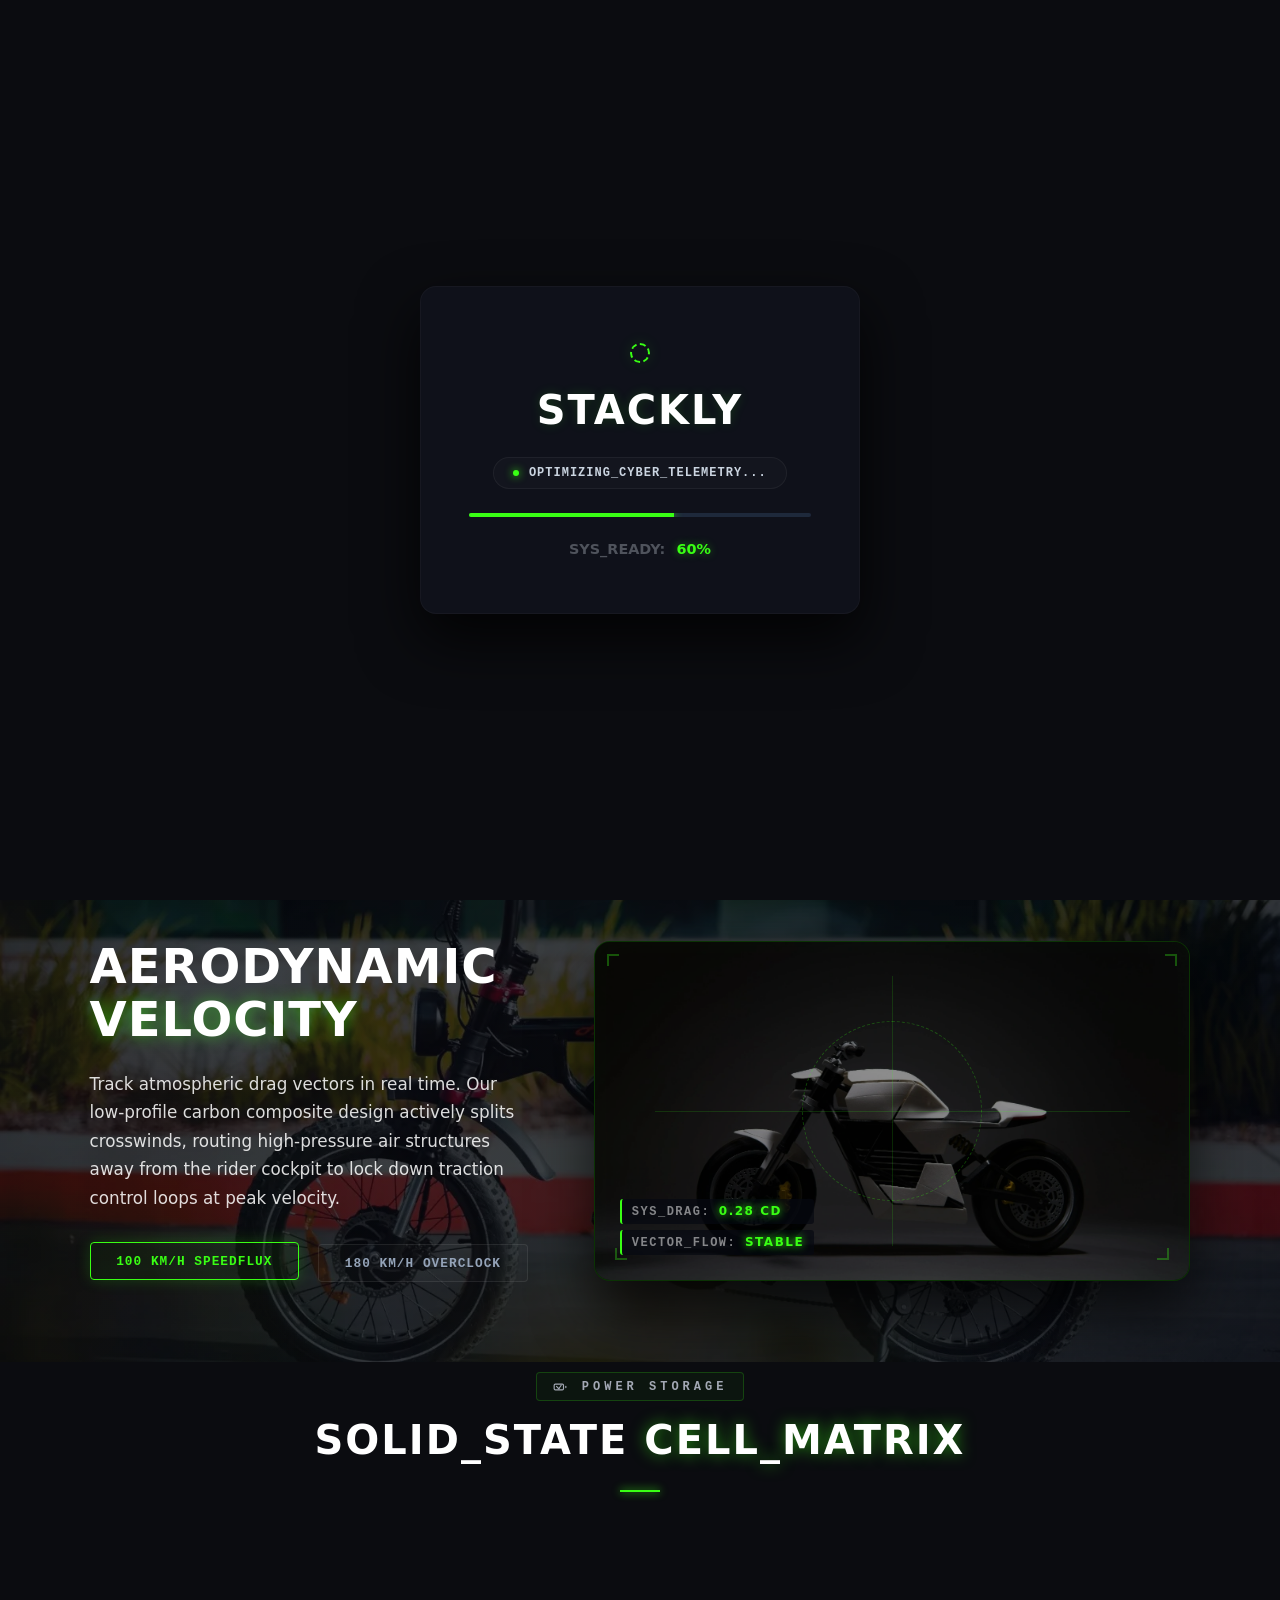
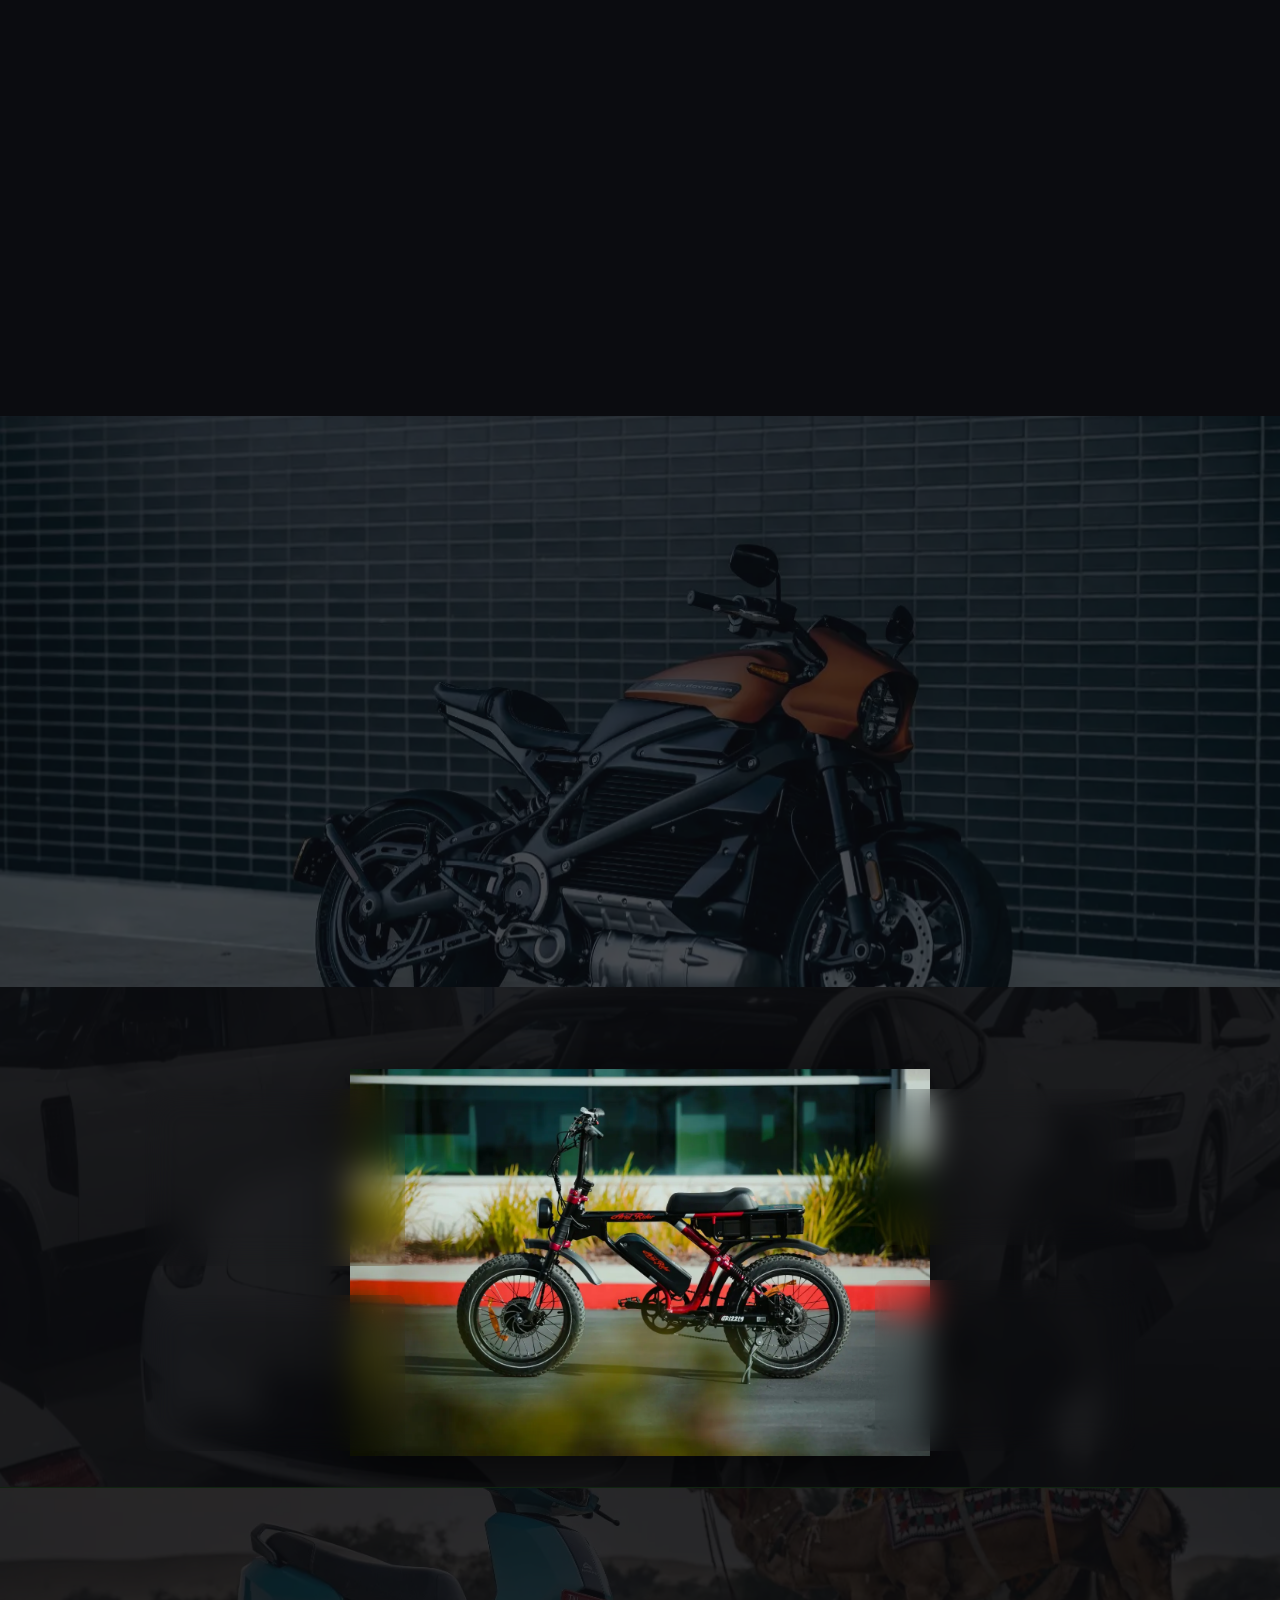
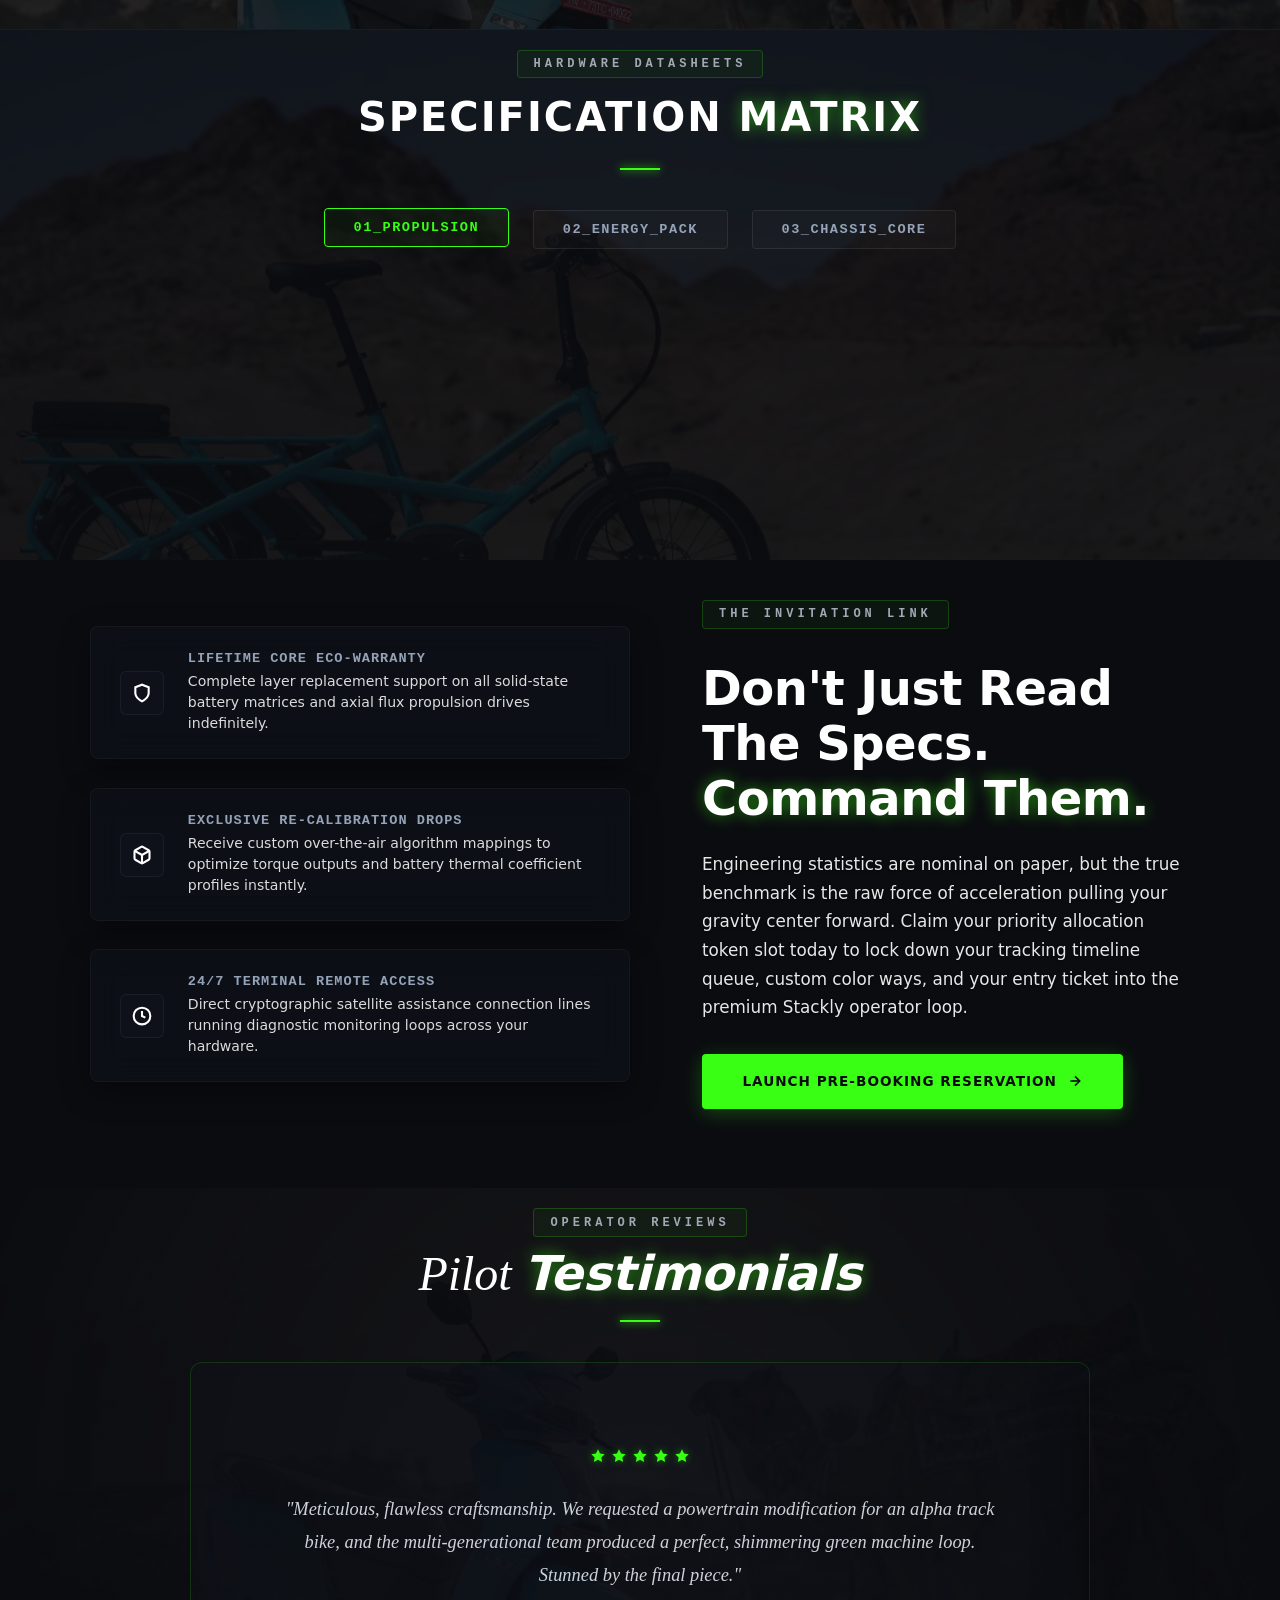
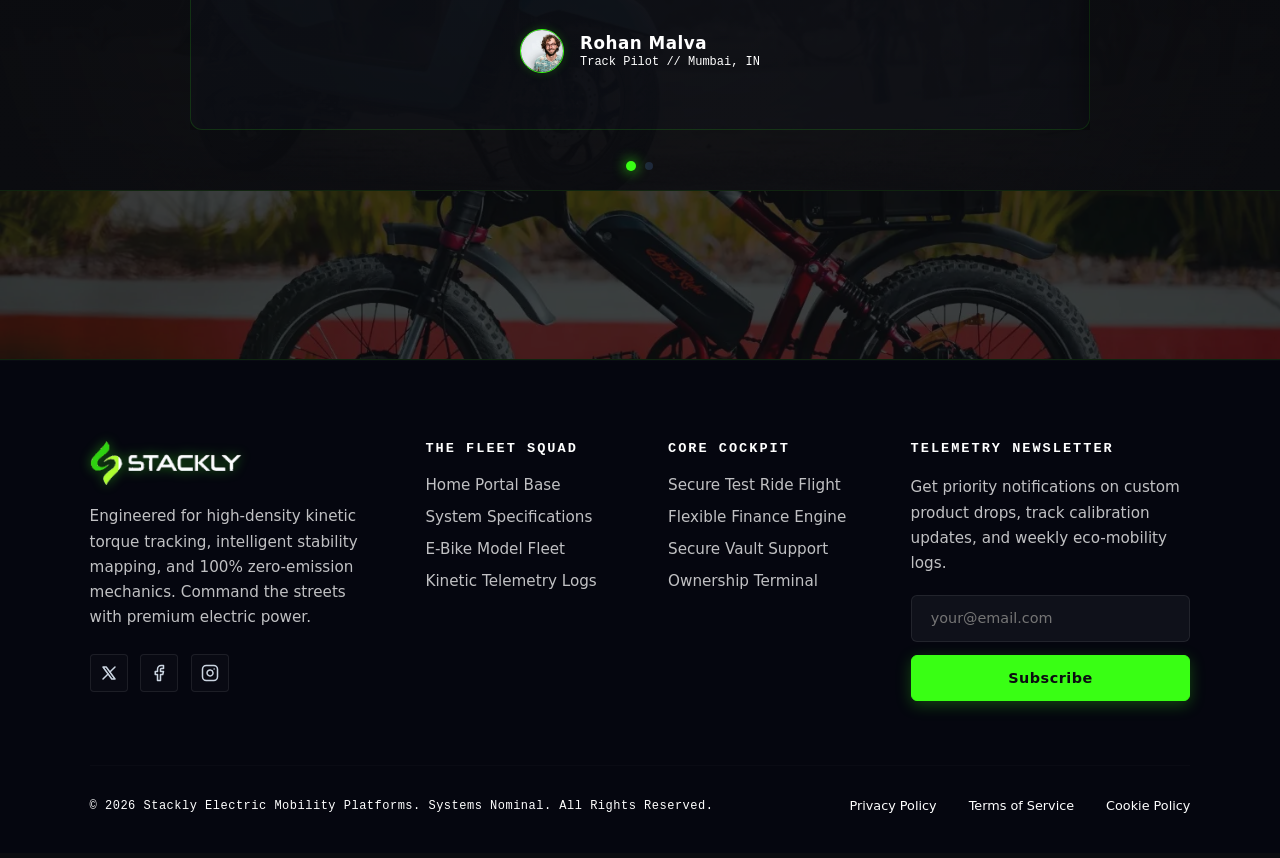
<file: specs.html>
<!DOCTYPE html>
<html lang="en">
<head>
    <meta charset="UTF-8">
    <meta name="viewport" content="width=device-width, initial-scale=1.0">
    <title>Stackly EV Showroom</title>
    <!-- Font Awesome for the glowing icons -->
    <link rel="stylesheet" href="https://cloudflare.com">
    <!-- Your main style sheet link -->
    <link rel="stylesheet" href="style.css">
</head>
<body class="loading-active">

    <!-- Cinematic Sci-Fi Preloader Section -->
    <div id="preloader">
        <!-- Floating background background grid matrix -->
        <div class="cyber-grid"></div>
        
        <div class="preloader-content">
            <!-- Glowing Interactive Logo Ring -->
            <div class="logo-energy-ring">
                <i class="fa-solid fa-bolt central-bolt"></i>
            </div>
            
            <!-- Neon Glitch Title Text -->
            <h1 class="glitch-title" data-text="VOLTEDGE">STACKLY</h1>
            
            <!-- Dynamic Telemetry Messaging Grid -->
            <div class="status-panel">
                <span class="pulse-dot"></span>
                <p id="preload-status" class="preload-status">BOOT_SEQUENCE_INITIALIZED</p>
            </div>
            
            <!-- Advanced Neon Energy Meter -->
            <div class="meter-wrapper">
                <div class="progress-bar-glow" id="progress-bar"></div>
            </div>
            
            <!-- Matrix Digital Output Data Counter -->
            <div class="counter-display">
                <span class="static-label">SYS_READY:</span>
                <span class="preload-counter" id="preload-counter">00%</span>
            </div>
        </div>
    </div>
<script>
    document.addEventListener("DOMContentLoaded", () => {
    const preloader = document.getElementById('preloader');
    const progressBar = document.getElementById('progress-bar');
    const preloadCounter = document.getElementById('preload-counter');
    const statusText = document.getElementById('preload-status');

    // Diagnostic string arrays for contextual telemetry updates
    const logStages = [
        { limit: 25, text: "CONNECTING_TO_CORE_BATTERY..." },
        { limit: 55, text: "CALIBRATING_ELECTRIC_MOTORS..." },
        { limit: 80, text: "OPTIMIZING_CYBER_TELEMETRY..." },
        { limit: 100, text: "SYSTEMS_NOMINAL_ENERGIZING!" }
    ];

    let count = 0;
    const duration = 3200; // Target execution timeline: 3.2 seconds total
    const frequency = 30; // Clock step updates interval
    const incrementalStep = 100 / (duration / frequency);

    const activeTimer = setInterval(() => {
        count += incrementalStep;

        if (count >= 100) {
            count = 100;
            clearInterval(activeTimer);
            
            // Render terminal state updates
            progressBar.style.width = "100%";
            preloadCounter.innerText = "100%";
            statusText.innerText = logStages[3].text;

            // Trigger sleek structural layout screen clearance hooks
            setTimeout(() => {
                preloader.classList.add('loaded-complete');
                document.body.classList.remove('loading-active');
            }, 350);
        } else {
            const displayPercentage = Math.floor(count);
            progressBar.style.width = `${displayPercentage}%`;
            // Pad out digits with zeroes for clean UI display symmetry
            preloadCounter.innerText = `${displayPercentage.toString().padStart(2, '0')}%`;

            // Dynamically evaluate text updates based on progress limits
            const currentStage = logStages.find(stage => displayPercentage <= stage.limit);
            if (currentStage) {
                statusText.innerText = currentStage.text;
            }
        }
    }, frequency);
});

</script>
    <!-- Rest of your showroom page elements continue here... -->

    <!-- Fully Synchronized Transparent Floating Header Interface -->
<header class="synchronized-header">
    <div class="header-capsule-container">
        
        <!-- Company Brand Logo Station (Wordmark Text Removed) -->
        
<a href="javascript:void(0);" class="brand-logo-anchor" id="headerLogoRefreshBtn" aria-label="Stackly Home Reset">
    <div class="logo-glow-wrapper"></div>
    <!-- Pointed securely to your physical e-bike directory asset file path -->
    <img src="./Assests/brand logo.webp" alt="Stackly Official Logo" class="company-brand-img">
</a>


        <!-- 5-Channel Navigation Interface Matrix Links -->
        <nav class="navigation-link-matrix">
            <a href="index.html" class="synchronized-nav-route ">Home</a>
            <a href="specs.html" class="synchronized-nav-route active-route">Specs</a>
            <a href="showroom.html" class="synchronized-nav-route">Showroom</a>
            <a href="blogs.html" class="synchronized-nav-route">Blog</a>
            <a href="contactus.html" class="synchronized-nav-route">Contact</a>
            
            <!-- Mobile Drawer Contextual Anchor Action Paths -->
            <div class="mobile-drawer-auth-stack">
                <a href="login.html" class="synchronized-auth-anchor login-action-link">Login</a>
                <a href="signup.html" class="synchronized-auth-anchor signup-action-link">Sign Up</a>
            </div>
        </nav>

        <!-- Desktop Anchor Authentication Controls Station -->
        <div class="desktop-auth-station">
            <a href="login.html" class="synchronized-auth-anchor login-action-link">Login</a>
            <a href="signup.html" class="synchronized-auth-anchor signup-action-link">Sign Up</a>
        </div>

        <!-- Adaptive Mobile Interface Hamburg Vector Trigger Node -->
        <button class="mobile-wire-trigger-node" id="mobileWireTrigger" aria-label="Toggle Menu Matrix">
            <span class="wire-vector top-vector"></span>
            <span class="wire-vector middle-vector"></span>
            <span class="wire-vector bottom-vector"></span>
        </button>
        
    </div>
</header>

<script>
    // Synchronized Real-Time Header Navigation Controllers
document.addEventListener("DOMContentLoaded", () => {
    const synchronizedHeader = document.querySelector('.synchronized-header');
    const mobileWireTrigger = document.getElementById('mobileWireTrigger');
    const navigationLinkMatrix = document.querySelector('.navigation-link-matrix');
    const systemRouteAnchors = document.querySelectorAll('.synchronized-nav-route, .synchronized-auth-anchor');

    // 1. Monitor Wheel Vector Scrolling positions to trigger capsule sizing updates
    window.addEventListener('scroll', () => {
        if (window.scrollY > 40) {
            synchronizedHeader.classList.add('scrolled-mode');
        } else {
            synchronizedHeader.classList.remove('scrolled-mode');
        }
    });

    // 2. Click events to deploy and secure responsive menu drawer overlays
    let scrollPosition = 0;

mobileWireTrigger.addEventListener("click", () => {
    mobileWireTrigger.classList.toggle("wire-activated");
    navigationLinkMatrix.classList.toggle("drawer-deployed");

    if (navigationLinkMatrix.classList.contains("drawer-deployed")) {
        // Save current scroll position
        scrollPosition = window.pageYOffset;

        // Freeze the page
        document.body.style.position = "fixed";
        document.body.style.top = `-${scrollPosition}px`;
        document.body.style.left = "0";
        document.body.style.right = "0";
        document.body.style.width = "100%";
    } else {
        // Unfreeze the page
        document.body.style.position = "";
        document.body.style.top = "";
        document.body.style.left = "";
        document.body.style.right = "";
        document.body.style.width = "";

        // Restore scroll position
        window.scrollTo(0, scrollPosition);
    }
});

    // 3. Close pipeline to retract drawer immediately when clicking target route paths
 systemRouteAnchors.forEach(anchor => {
    anchor.addEventListener("click", (e) => {

        if (e.target.classList.contains("synchronized-nav-route")) {
            document.querySelector(".synchronized-nav-route.active-route")
                ?.classList.remove("active-route");
            e.target.classList.add("active-route");
        }

        mobileWireTrigger.classList.remove("wire-activated");
        navigationLinkMatrix.classList.remove("drawer-deployed");

        document.body.style.position = "";
        document.body.style.top = "";
        document.body.style.left = "";
        document.body.style.right = "";
        document.body.style.width = "";

        window.scrollTo(0, scrollPosition);
    });
});
});
// =========================================================================
// HEADER BRAND IDENTITY ACTIVE RUN-TIME PAGE REFRESH ENGINE
// =========================================================================

document.addEventListener("DOMContentLoaded", () => {
    const headerLogoRefreshBtn = document.getElementById("headerLogoRefreshBtn");

    if (headerLogoRefreshBtn) {
        headerLogoRefreshBtn.addEventListener("click", () => {
            // Forces a clean window location reload tracking loop from base index records
            window.location.reload();
        });
    }
});

</script>

<!-- Main Landmark Mechanical Specifications Hero Section for SEO Indexing -->
<section class="specs-hero-viewport" id="specs-home">
    
    <!-- SEO Semantic Priority Heading (Hidden from user view, used strictly for search crawlers) -->
    <h1 class="seo-hidden-heading">Stackly Electric Bike Technical Specifications, Motor Performance, and Battery Metrics</h1>

    <!-- Background Panoramic Viewport Matrix Layer -->
    <div class="specs-hero-backdrop-vault">
        <div class="specs-hero-mask"></div>
        <!-- REPLACE 'your-specs-hero-bg.jpg' with your actual background image file path -->
        <img src="./Assests/EV 2.webp" 
             alt="Stackly High Performance Electric Superbike Internal Circuit Component Matrix Layout" 
             class="specs-hero-image animate-cinematic-pan" 
             loading="eager" 
             decoding="async">
    </div>

    <!-- Foreground Interface Structure Grid Wrapper -->
    <div class="specs-hero-layout-wrapper">
        <div class="specs-hero-composition">
            
            <div class="cyber-radar-badge animate-clip-reveal">
                <span class="radar-dot"></span>
                <p class="badge-text">HARDWARE_DIAGNOSTICS // ONLINE</p>
            </div>

            <h2 class="specs-hero-title animate-slide-up-fade">
                RAW METRICS. <br>
                <span class="neon-glow-text">ZERO COMPROMISE.</span>
            </h2>

            <p class="specs-hero-summary animate-slide-up-fade" style="animation-delay: 0.25s;">
                Dive deep into the structural engineering layers of the Stackly platform. Track real-time thermal coefficient variables, phase-shifting flux motor telemetry, and high-density kinetic cells arrays.
            </p>

            <!-- Interactive Grid Readouts Stack Matrix -->
            <div class="specs-telemetry-grid animate-slide-up-fade" style="animation-delay: 0.5s;">
                
                <!-- Node 1: Peak Power -->
                <div class="telemetry-node-box">
                    <div class="node-aura-glow"></div>
                    <span class="node-label">MOTOR CONFIGURATION</span>
                    <span class="node-value">95 <small>NM PEAK TORQUE</small></span>
                </div>
                
                <!-- Node 2: Efficiency -->
                <div class="telemetry-node-box">
                    <div class="node-aura-glow"></div>
                    <span class="node-label">THERMAL EFFICIENCY</span>
                    <span class="node-value">98.4% <small>MAX OUTPUT</small></span>
                </div>

            </div>

            <!-- Action Command Station Deck -->
            <div class="specs-hero-action-deck animate-slide-up-fade" style="animation-delay: 0.7s;">
                <a href="404.html" class="specs-hero-anchor solid-flux-glow">
                    <span>DECRYPT ALL TECH DATA</span>
                </a>
                <a href="404.html" class="specs-hero-anchor translucent-flux-outline">
                    DOWNLOAD SCHEMATICS
                </a>
            </div>

        </div>
    </div>
</section>

<style>
    /* =========================================================================
   HIGH-CONTRAST NEON GREEN SPECIFICATIONS HERO LAYOUT ENGINE
   ========================================================================= */

/* SEO structural description accessibility tags */
.seo-hidden-heading {
    position: absolute;
    width: 1px;
    height: 1px;
    padding: 0;
    margin: -1px;
    overflow: hidden;
    clip: rect(0, 0, 0, 0);
    white-space: nowrap;
    border: 0;
}

.specs-hero-viewport {
    position: relative !important;
    min-height: 100vh !important;
    width: 100% !important;
    display: flex !important;
    align-items: center !important;
    padding: 160px 7% 80px 7% !important; /* Top padding isolates space from floating navigation bar */
    background-color: #0b0c10 !important;
    overflow: hidden !important;
}

/* Master Space Viewport Box acting as independent image frame container */
.specs-hero-backdrop-vault {
    position: absolute !important;
    inset: 0 !important;
    width: 100% !important;
    height: 100% !important;
    z-index: 0 !important;
    overflow: hidden !important;
}

/* Dark contrast tint shader protects background text from blinding typography readings */
.specs-hero-mask {
    position: absolute !important;
    inset: 0 !important;
    background: linear-gradient(135deg, rgba(11, 12, 16, 0.96) 20%, rgba(11, 12, 16, 0.5) 75%, rgba(11, 12, 16, 0.2) 100%) !important;
    z-index: -1 !important;
    pointer-events: none !important;
}

.specs-hero-image {
    width: 100% !important;
    height: 100% !important;
    object-fit: cover !important;
    object-position: center !important;
    transform: scale(1.1) !important;
    opacity: 0.35 !important; /* Blends background scene into the dark void */
}

/* Hardware-Accelerated Panoramic Zooming and Panning Matrix Animation Loop */
.specs-hero-backdrop-vault .animate-cinematic-pan {
    will-change: transform;
    transform-origin: left center;
    animation: specsHeroCinematicMove 24s cubic-bezier(0.25, 0.46, 0.45, 0.94) infinite alternate !important;
}

@keyframes specsHeroCinematicMove {
    0% { transform: scale(1.1) translate(0, 0) rotate(0deg); }
    100% { transform: scale(1.18) translate(-25px, -10px) rotate(0.5deg); }
}

.specs-hero-layout-wrapper {
    position: relative !important;
    max-width: 1350px !important;
    margin: 0 auto !important;
    width: 100% !important;
}

.specs-hero-composition {
    max-width: 720px !important;
    display: flex !important;
    flex-direction: column !important;
    gap: 1.8rem !important;
}

/* Radar Tracking Badge Asset */
.cyber-radar-badge {
    background: rgba(57, 255, 20, 0.03) !important;
    border: 1px solid rgba(57, 255, 20, 0.2) !important;
    padding: 0.6rem 1.4rem !important;
    border-radius: 4px !important;
    width: fit-content !important;
    display: flex !important;
    align-items: center !important;
    gap: 0.75rem !important;
}

.radar-dot {
    width: 8px !important;
    height: 8px !important;
    background-color: #39ff14 !important;
    border-radius: 50% !important;
    box-shadow: 0 0 12px #39ff14 !important;
    animation: specsRadarFlash 1s steps(2) infinite !important;
}

@keyframes specsRadarFlash { 50% { opacity: 0.2; } }

.badge-text {
    font-family: monospace !important;
    font-size: 0.75rem !important;
    color: #39ff14 !important;
    letter-spacing: 2px !important;
    font-weight: 700 !important;
}

/* High-Contrast Title Headings */
.specs-hero-title {
    font-size: 4.5rem !important;
    font-weight: 900 !important;
    line-height: 1.05 !important;
    letter-spacing: -1px !important;
    color: #ffffff !important;
}

.neon-glow-text {
    color: #39ff14 !important;
    text-shadow: 0 0 15px rgba(57, 255, 20, 0.5), 0 0 35px rgba(57, 255, 20, 0.2) !important;
}

/* FORCED HIGH INTENSITY READ CONTRAST: Pure white descriptions */
.specs-hero-summary {
    font-size: 1.1rem !important;
    line-height: 1.7 !important;
    color: #ffffff !important;
    opacity: 0.9 !important;
    text-shadow: 0 1px 3px rgba(0, 0, 0, 0.5) !important;
}

/* =========================================================================
   INTERACTIVE TELEMETRY GRID MODULE DIAGNOSTICS HOVER GLOWS
   ========================================================================= */

.specs-telemetry-grid {
    display: flex !important;
    gap: 3.5rem !important;
    border-left: 2px solid rgba(57, 255, 20, 0.15) !important;
    padding-left: 1.5rem !important;
    transition: border-color 0.4s ease;
}

.specs-telemetry-grid:hover {
    border-color: #39ff14 !important;
}

.telemetry-node-box {
    position: relative !important;
    padding: 0.5rem 1rem !important;
    border-radius: 4px !important;
    cursor: default !important;
    background: transparent;
    display: flex !important;
    flex-direction: column !important;
    gap: 0.4rem !important;
    transition: transform 0.4s cubic-bezier(0.25, 1, 0.5, 1), background 0.4s ease !important;
}

/* Localized neon green laser backdrop reflection underlay */
.node-aura-glow {
    position: absolute !important;
    inset: 0 !important;
    border-radius: 4px !important;
    background: radial-gradient(circle at center, rgba(57, 255, 20, 0.08) 0%, transparent 80%) !important;
    opacity: 0;
    transform: scale(0.8) !important;
    transition: opacity 0.4s ease, transform 0.4s cubic-bezier(0.25, 1, 0.5, 1) !important;
    pointer-events: none !important;
    z-index: -1 !important;
}

/* FORCED HIGH CONTRAST Readability: Crisp white labels and subhead details */
.telemetry-node-box .node-label {
    font-family: monospace !important;
    font-size: 0.75rem !important;
    color: #ffffff !important;
    opacity: 0.8 !important;
    letter-spacing: 1.5px !important;
    font-weight: 700 !important;
}

.telemetry-node-box .node-value {
    font-size: 1.8rem !important;
    font-weight: 800 !important;
    color: #ffffff !important; /* Base white stats figures */
    transition: all 0.3s ease !important;
}

.telemetry-node-box .node-value small {
    font-size: 0.8rem !important;
    color: #94a3b8 !important; /* Clear visible gray metrics descriptions */
    font-weight: 600 !important;
    margin-left: 2px !important;
}

/* Elevated hover updates for telemetry cards */
.telemetry-node-box:hover {
    transform: translateY(-4px) !important;
    background: rgba(57, 255, 20, 0.02) !important;
}

.telemetry-node-box:hover .node-aura-glow {
    opacity: 1 !important;
    transform: scale(1.05) !important;
}

.telemetry-node-box:hover .node-value {
    color: #39ff14 !important; /* Stat text flashes into green theme color instantly on check */
    text-shadow: 0 0 12px rgba(57, 255, 20, 0.6) !important;
}

.telemetry-node-box:hover .node-value small {
    color: #ffffff !important; /* Micro text brightens to white on hover */
}

/* =========================================================================
   ACTION STATION LINK DECK PANEL
   ========================================================================= */

.specs-hero-action-deck {
    display: flex !important;
    align-items: center !important;
    gap: 1.5rem !important;
    margin-top: 0.5rem !important;
}

.specs-hero-anchor {
    text-decoration: none !important;
    display: inline-block !important;
    padding: 1rem 2.4rem !important;
    border-radius: 50px !important;
    font-size: 0.9rem !important;
    font-weight: 800 !important;
    letter-spacing: 1px !important;
    text-transform: uppercase !important;
    transition: all 0.4s cubic-bezier(0.25, 1, 0.5, 1) !important;
}

.solid-flux-glow {
    background-color: #39ff14 !important;
    color: #0b0c10 !important;
    border: 2px solid #39ff14 !important;
    box-shadow: 0 4px 20px rgba(57, 255, 20, 0.3) !important;
}

.solid-flux-glow:hover {
    background-color: transparent !important;
    color: #39ff14 !important;
    box-shadow: 0 0 30px #39ff14 !important;
    transform: translateY(-3px) !important;
}

.translucent-flux-outline {
    background-color: rgba(57, 255, 20, 0.02) !important;
    color: #39ff14 !important;
    border: 2px solid rgba(57, 255, 20, 0.3) !important;
}

.translucent-flux-outline:hover {
    background-color: #39ff14 !important;
    color: #0b0c10 !important;
    border-color: #39ff14 !important;
    box-shadow: 0 0 25px #39ff14 !important;
    transform: translateY(-3px) !important;
}

/* =========================================================================
   HARDWARE ENTRY ANIMATIONS TIMELINES
   ========================================================================= */

.animate-clip-reveal {
    opacity: 0;
    clip-path: inset(0 100% 0 0);
    animation: specsClipRevealIn 1s cubic-bezier(0.16, 1, 0.3, 1) forwards !important;
}
@keyframes specsClipRevealIn { 100% { opacity: 1; clip-path: inset(0 0 0 0); } }

.animate-slide-up-fade {
    opacity: 0;
    transform: translateY(30px);
    animation: specsSlideUpFadeIn 1.1s cubic-bezier(0.16, 1, 0.3, 1) forwards !important;
}
@keyframes specsSlideUpFadeIn { 100% { opacity: 1; transform: translateY(0); } }

/* =========================================================================
   FLUID RESPONSIVE HARDWARE SCALING BREAKPOINTS
   ========================================================================= */

@media (max-width: 992px) {
    .specs-hero-viewport { padding: 140px 5% 60px 5% !important; }
    .specs-hero-title { font-size: 3.5rem !important; }
}

@media (max-width: 768px) {
    .specs-hero-composition { text-align: center !important; align-items: center !important; }
    .specs-telemetry-grid { border-left: none !important; border-top: 2px solid rgba(57, 255, 20, 0.15) !important; padding-left: 0 !important; padding-top: 1.5rem !important; justify-content: center !important; width: 100% !important; }
    .specs-hero-title { font-size: 2.8rem !important; }
}

@media (max-width: 576px) {
    .specs-hero-title { font-size: 2.2rem !important; }
.specs-telemetry-grid { gap: 1.5rem !important; flex-direction: column !important; }.specs-hero-action-deck { flex-direction: column !important; width: 100% !important; gap: 1rem !important; }.specs-hero-anchor { width: 100% !important; text-align: center !important; }}
</style>

<!-- Standalone Cinematic Aero-Tunnel HUD Interface Module -->
<section class="quantum-aero-simulator-hud" id="aero-tunnel">
    <h2 class="seo-hidden-heading">Stackly Advanced Aerodynamic Testing and Interactive HUD Velocity Telemetry</h2>

    <!-- Backdrop Panoramic Matrix Viewport Layer -->
    <div class="hud-scenery-viewport">
        <div class="hud-fog-overlay"></div>
        <img src="./Assests/cyber cycle.webp" 
             alt="VoltEdge Computational Fluid Dynamics Grid Interface Background" 
             class="hud-scenery-image animate-oblique-drift">
    </div>

    <div class="hud-layout-wrapper">
        <div class="hud-split-chassis">
            
            <!-- LEFT COLUMN: Command Control Metrics Deck -->
            <article class="hud-command-wing">
             
                <h3 class="hud-main-title">AERODYNAMIC <br><span class="neon-glow-text">VELOCITY</span></h3>
                <p class="hud-description">
                    Track atmospheric drag vectors in real time. Our low-profile carbon composite design actively splits crosswinds, routing high-pressure air structures away from the rider cockpit to lock down traction control loops at peak velocity.
                </p>

                <!-- Parameter Selection Switches Row -->
                <div class="hud-toggle-hub">
                    <button class="hud-toggle-node active-toggle" data-velocity="nominal">100 KM/H SPEEDFLUX</button>
                    <button class="hud-toggle-node" data-velocity="overclock">180 KM/H OVERCLOCK</button>
                </div>
            </article>

            <!-- RIGHT COLUMN: FIXED ULTRA-WIDE COCKPIT HUD CONTAINER -->
            <div class="hud-display-wing">
                <div class="hud-cockpit-instrument-panel">
                    
                    <!-- High-Tech Radar Target Sights and Crosshairs Overlays -->
                    <div class="hud-radar-overlay">
                        <div class="radar-scope-circle"></div>
                        <div class="hud-crosshair horizontal-wire"></div>
                        <div class="hud-crosshair vertical-wire"></div>
                        <span class="hud-corner-bracket bracket-tl"></span>
                        <span class="hud-corner-bracket bracket-tr"></span>
                        <span class="hud-corner-bracket bracket-bl"></span>
                        <span class="hud-corner-bracket bracket-br"></span>
                    </div>

                    <!-- Kinetic Particle Laser Wind Stream Overlay Rows -->
                    <div class="hud-vector-particle-tracks" id="airflowTrack">
                        <span class="laser-wind-stream stream-fast" style="top: 25%; animation-delay: 0s;"></span>
                        <span class="laser-wind-stream stream-medium" style="top: 50%; animation-delay: 0.3s;"></span>
                        <span class="laser-wind-stream stream-fast" style="top: 70%; animation-delay: 0.15s;"></span>
                        <span class="laser-wind-stream stream-slow" style="top: 85%; animation-delay: 0.45s;"></span>
                    </div>

                    <!-- Telemetry Data Streaming Overlays -->
                    <div class="hud-telemetry-readout-overlay">
                        <p class="hud-readout-label">SYS_DRAG: <span class="neon-green-text" id="dragMetric">0.28 CD</span></p>
                        <p class="hud-readout-label">VECTOR_FLOW: <span class="neon-green-text" id="flowMetric">STABLE</span></p>
                    </div>
                    
                    <!-- FIXED: Full-Bleed Panoramic Vehicle Graphic Asset (No black side borders) -->
                    <div class="hud-panoramic-image-vault">
                        <img src="./Assests/specs.webp" 
                             alt="VoltEdge High Performance Vehicle Open Track Flight Testing" 
                             class="hud-core-vehicle-img">
                    </div>
                    
                </div>
            </div>

        </div>
    </div>
</section>

<style>
    /* =========================================================================
   CINEMATIC KINETIC HUD COCKPIT SECTION LAYOUT STYLE ENGINE
   ========================================================================= */

.quantum-aero-simulator-hud {
    position: relative !important;
    width: 100% !important;
    padding: 40px 7% 80px 7% !important;
    background-color: #05060f !important; /* Pitch black void canvas base */
    overflow: hidden !important;
    z-index: 1 !important;
}

/* Panoramic Canvas Backdrop Layers */
.hud-scenery-viewport {
    position: absolute !important;
    inset: 0 !important;
    width: 100% !important;
    height: 100% !important;
    z-index: -2 !important;
    overflow: hidden !important;
}

.hud-fog-overlay {
    position: absolute !important;
    inset: 0 !important;
    background: radial-gradient(circle at center, rgba(11, 12, 16, 0.72) 0%, #05060f 100%) !important;
    z-index: -1 !important;
}

.hud-scenery-image {
    width: 100% !important;
    height: 100% !important;
    object-fit: cover !important;
    opacity: 0.25 !important;
}

/* Background parallax drift loop */
.hud-scenery-viewport .animate-oblique-drift {
    animation: hudSceneryMove 24s ease-in-out infinite alternate !important;
}
@keyframes hudSceneryMove { 0% { transform: scale(1.1) translate(0,0); } 100% { transform: scale(1.15) translate(15px, -10px); } }

.hud-layout-wrapper {
    position: relative !important;
    max-width: 1350px !important;
    margin: 0 auto !important;
    width: 100% !important;
}

.hud-split-chassis {
    display: grid !important;
    grid-template-columns: 0.85fr 1.15fr !important; /* Allocates optimal layout space to the HUD element */
    gap: 4rem !important;
    align-items: center !important;
    width: 100% !important;
}

/* Left Column Command Area */
.hud-command-wing {
    display: flex !important;
    flex-direction: column !important;
    gap: 1.5rem !important;
    text-align: left !important;
}

.hud-main-title {
    font-size: 3rem !important;
    font-weight: 900 !important;
    line-height: 1.1 !important;
    letter-spacing: 1px !important;
    color: #ffffff !important;
}

.neon-glow-text {
    color: #39ff14 !important;
    text-shadow: 0 0 15px rgba(57, 255, 20, 0.5) !important;
}

.hud-description {
    font-size: 1.05rem !important;
    line-height: 1.7 !important;
    color: #ffffff !important;
    opacity: 0.85 !important;
}

/* Parameters Control Switch Deck Buttons */
.hud-toggle-hub {
    display: flex !important;
    gap: 1.2rem !important;
    margin-top: 0.5rem !important;
}

.hud-toggle-node {
    background: rgba(255, 255, 255, 0.02) !important;
    color: #94a3b8 !important;
    border: 1px solid rgba(255, 255, 255, 0.08) !important;
    padding: 0.65rem 1.6rem !important;
    border-radius: 4px !important;
    font-family: monospace !important;
    font-size: 0.8rem !important;
    font-weight: 700 !important;
    letter-spacing: 1px !important;
    cursor: pointer !important;
    transition: all 0.35s cubic-bezier(0.25, 1, 0.5, 1) !important;
}

.hud-toggle-node:hover, .hud-toggle-node.active-toggle {
    color: #39ff14 !important;
    background: rgba(57, 255, 20, 0.04) !important;
    border-color: #39ff14 !important;
    box-shadow: 0 0 15px rgba(57, 255, 20, 0.2) !important;
    transform: translateY(-2px) !important;
}

/* =========================================================================
   RIGHT PANEL: HIGH-TECH COCKPIT INSTRUMENT PANEL HUD WRAPPER
   ========================================================================= */

.hud-cockpit-instrument-panel {
    position: relative !important;
    width: 100% !important;
    height: 340px !important; /* Locks structural vertical view padding proportions */
    background: #000000 !important;
    border-radius: 16px !important;
    border: 1.5px solid rgba(57, 255, 20, 0.2) !important; /* Soft theme green frame border line */
    box-shadow: 0 30px 60px rgba(0, 0, 0, 0.7), inset 0 0 30px rgba(57, 255, 20, 0.05) !important;
    overflow: hidden !important;
    transition: border-color 0.4s ease, box-shadow 0.4s ease !important;
}

.hud-cockpit-instrument-panel:hover {
    border-color: #39ff14 !important;
    box-shadow: 0 0 35px rgba(57, 255, 20, 0.15), inset 0 0 40px rgba(57, 255, 20, 0.1) !important;
}

/* FIXED: Panoramic Image Box sets exact full-bleed dimensions */
.hud-panoramic-image-vault {
    position: absolute !important;
    inset: 0 !important;
    width: 100% !important;
    height: 100% !important;
    z-index: 1 !important;
}

.hud-core-vehicle-img {
    width: 100% !important; /* Spans cleanly out width-wise to delete black columns */
    height: 100% !important;
    object-fit: cover !important; /* Crops image edges automatically to lock aspect symmetry */
    object-position: center !important;
    opacity: 0.55 !important; /* Soft visibility lets overlay vector paths show through */
    transition: transform 0.6s cubic-bezier(0.16, 1, 0.3, 1) !important;
}

.hud-cockpit-instrument-panel:hover .hud-core-vehicle-img {
    transform: scale(1.04) rotate(0.5deg) !important; /* Subtle cinematic macro camera check on hover */
    opacity: 0.7 !important;
}

/* =========================================================================
   RADAR TARGET SYSTEM SIGHTS & CORNER BRACKETS OVERLAYS
   ========================================================================= */

.hud-radar-overlay {
    position: absolute !important;
    inset: 0 !important;
    width: 100% !important;
    height: 100% !important;
    z-index: 10 !important; /* Layered directly over the vehicle image background layer */
    pointer-events: none !important;
}

.radar-scope-circle {
    position: absolute !important;
    top: 50% !important; left: 50% !important;
    transform: translate(-50%, -50%) !important;
    width: 180px; height: 180px;
    border: 1px dashed rgba(57, 255, 20, 0.25);
    border-radius: 50%;
}

.hud-crosshair {
    position: absolute !important;
    background: rgba(57, 255, 20, 0.15);
}
.horizontal-wire { top: 50%; left: 10%; width: 80%; height: 1px; }
.vertical-wire { left: 50%; top: 10%; height: 80%; width: 1px; }

/* Corner Brackets Component Design Shape */
.hud-corner-bracket {
    position: absolute !important;
    width: 12px; height: 12px;
    border: 2px solid rgba(57, 255, 20, 0.3);
}
.bracket-tl { top: 20px; left: 20px; border-right: none; border-bottom: none; }
.bracket-tr { top: 20px; right: 20px; border-left: none; border-bottom: none; }
.bracket-bl { bottom: 20px; left: 20px; border-right: none; border-top: none; }
.bracket-br { bottom: 20px; right: 20px; border-left: none; border-top: none; }

.hud-cockpit-instrument-panel:hover .hud-corner-bracket {
    border-color: #39ff14;
    filter: drop-shadow(0 0 4px #39ff14);
}

/* =========================================================================
   LIVE STREAMING TELEMETRY HUD DATA DISPLAY LABELS
   ========================================================================= */

.hud-telemetry-readout-overlay {
    position: absolute !important;
    bottom: 25px !important;
    left: 25px !important;
    z-index: 12 !important;
    display: flex !important;
    flex-direction: column !important;
    gap: 0.4rem !important;
    pointer-events: none !important;
}

.hud-readout-label {
    font-family: monospace !important;
    font-size: 0.75rem !important;
    font-weight: 700 !important;
    color: rgba(255, 255, 255, 0.5) !important;
    letter-spacing: 1.5px !important;
    background: rgba(7, 9, 18, 0.7) !important;
    padding: 0.3rem 0.6rem !important;
    border-radius: 3px !important;
    border-left: 2px solid #39ff14 !important;
}

.neon-green-text {
    color: #39ff14 !important;
    text-shadow: 0 0 8px #39ff14 !important;
}

/* =========================================================================
   ANIMATED FLUID LASER LINE VECTOR FLOW PARTICLES STREAM LINES
   ========================================================================= */

.hud-vector-particle-tracks {
    position: absolute !important;
    inset: 0 !important;
    width: 100% !important;
    height: 100% !important;
    z-index: 4 !important;
    pointer-events: none !important;
}

.laser-wind-stream {
    position: absolute !important;
    left: -150px !important;
    width: 130px !important;
    height: 2px !important;
    background: linear-gradient(90deg, transparent, #39ff14, transparent) !important;
    box-shadow: 0 0 10px #39ff14 !important;
    will-change: left;
}

.stream-fast { animation: hudWindVelocity 1.1s infinite linear !important; }
.stream-medium { animation: hudWindVelocity 1.6s infinite linear !important; }
.stream-slow { animation: hudWindVelocity 2.2s infinite linear !important; }

@keyframes hudWindVelocity {
    0% { left: -150px; opacity: 0; transform: scaleX(0.5); }
    25% { opacity: 0.8; transform: scaleX(1); }
    75% { opacity: 0.8; transform: scaleX(1.2); }
    100% { left: 100%; opacity: 0; transform: scaleX(0.5); }
}

/* =========================================================================
   FLUID RESPONSIVE CONTAINMENT MATRIX HARDWARE BREAKPOINTS
   ========================================================================= */

@media (max-width: 992px) {
    .hud-split-chassis {
        grid-template-columns: 1fr !important; /* Stack columns vertically on short viewport rows */
        gap: 3rem !important;
        text-align: center !important;
    }
    .hud-command-wing { align-items: center !important; }
    .hud-cockpit-instrument-panel { height: 280px !important; }
    .radar-scope-circle { width: 140px; height: 140px; }
}

@media (max-width: 576px) {
    .quantum-aero-simulator-hud { padding: 40px 5% 60px 5% !important; }
    .hud-main-title { font-size: 2.2rem !important; }
    .hud-toggle-hub { flex-direction: column !important; width: 100% !important; gap: 0.8rem !important; }
    .hud-toggle-node { width: 100% !important; text-align: center !important; }
.hud-telemetry-readout-overlay { bottom: 15px !important; left: 15px !important; }.hud-readout-label { font-size: 0.65rem !important; }}

</style>

<script>
    document.addEventListener("DOMContentLoaded", () => {
    const velocitySwitches = document.querySelectorAll(".hud-toggle-node");
    const laserWindStreams = document.querySelectorAll(".laser-wind-stream");
    
    const dragTextNode = document.getElementById("dragMetric");
    const flowTextNode = document.getElementById("flowMetric");

    if (velocitySwitches.length === 0) return;

    velocitySwitches.forEach(btn => {
        btn.addEventListener("click", (e) => {
            // Drop historical selection status layers on adjacent buttons
            document.querySelector(".hud-toggle-node.active-toggle")?.classList.remove("active-toggle");
            e.target.classList.add("active-toggle");

            const speedContext = e.target.getAttribute("data-velocity");

            laserWindStreams.forEach(stream => {
                if (speedContext === "overclock") {
                    // Overclock particle speed vectors and change dashboard text metrics dynamically
                    stream.style.animationDuration = stream.classList.contains("stream-fast") ? "0.5s" : "1.0s";
                    if (dragTextNode && flowTextNode) {
                        dragTextNode.innerText = "0.31 CD";
                        flowTextNode.innerHTML = "<span style='color:#ff0055;'>TURBULENT</span>";
                    }
                } else {
                    // Settle velocity animation loops back to core nominal metrics
                    stream.style.animationDuration = "";
                    if (dragTextNode && flowTextNode) {
                        dragTextNode.innerText = "0.28 CD";
                        flowTextNode.innerHTML = "<span style='color:#39ff14;'>STABLE</span>";
                    }
                }
            });
        });
    });
});
</script>

<!-- Semantic Interactive Landmark Technical Section with tight layout margins for SEO indexing -->
<section class="quantum-battery-hub" id="battery-matrix">
    
    <!-- SEO Technical Metadata Layer -->
    <h2 class="seo-hidden-heading">Stackly Solid-State Battery Cell Matrix Specifications, Intelligent Thermal Loops, and Charging Lifecycle Telemetry</h2>

    <div class="battery-layout-wrapper">
        
        <!-- Section Sub-Header -->
        <header class="battery-section-header">
            <span class="cyber-accent-tag"><svg width="14" height="14" viewBox="0 0 24 24" fill="none" stroke="currentColor" stroke-width="2" stroke-linecap="round" stroke-linejoin="round" style="margin-right: 4px; vertical-align: middle;"><rect x="2" y="7" width="16" height="10" rx="2" ry="2"/><line x1="22" y1="11" x2="22" y2="13"/><line x1="6" y1="11" x2="10" y2="15"/><line x1="10" y1="15" x2="14" y2="9"/></svg> POWER STORAGE</span>
            <h3 class="battery-main-title">SOLID_STATE <span class="neon-glow-text">CELL_MATRIX</span></h3>
            <div class="header-laser-separator"></div>
        </header>

        <!-- Main Interactive Dashboard Split Grid Chassis -->
        <div class="battery-split-chassis">
            
            <!-- LEFT COLUMN: The Interactive 3D Power Cell Grid Core -->
            <div class="battery-visualizer-wing">
                <div class="chassis-glow-backing"></div>
                <div class="cell-grid-matrix-box">
                    
                    <!-- Loop Generating 12 Cyber Energy Cells Grid -->
                    <div class="power-cell-node active-node" data-cell="01"><span class="cell-label">C-01</span><div class="cell-fluid-charge"></div></div>
                    <div class="power-cell-node" data-cell="02"><span class="cell-label">C-02</span><div class="cell-fluid-charge"></div></div>
                    <div class="power-cell-node" data-cell="03"><span class="cell-label">C-03</span><div class="cell-fluid-charge"></div></div>
                    <div class="power-cell-node" data-cell="04"><span class="cell-label">C-04</span><div class="cell-fluid-charge"></div></div>
                    <div class="power-cell-node" data-cell="05"><span class="cell-label">C-05</span><div class="cell-fluid-charge"></div></div>
                    <div class="power-cell-node" data-cell="06"><span class="cell-label">C-06</span><div class="cell-fluid-charge"></div></div>
                    <div class="power-cell-node" data-cell="07"><span class="cell-label">C-07</span><div class="cell-fluid-charge"></div></div>
                    <div class="power-cell-node" data-cell="08"><span class="cell-label">C-08</span><div class="cell-fluid-charge"></div></div>
                    <div class="power-cell-node" data-cell="09"><span class="cell-label">C-09</span><div class="cell-fluid-charge"></div></div>
                    <div class="power-cell-node" data-cell="10"><span class="cell-label">C-10</span><div class="cell-fluid-charge"></div></div>
                    <div class="power-cell-node" data-cell="11"><span class="cell-label">C-11</span><div class="cell-fluid-charge"></div></div>
                    <div class="power-cell-node" data-cell="12"><span class="cell-label">C-12</span><div class="cell-fluid-charge"></div></div>

                </div>
            </div>

            <!-- RIGHT COLUMN: Real-Time Diagnostic Telemetry Terminal Monitor -->
            <div class="battery-terminal-wing">
                <div class="terminal-matrix-box">
                    <div class="terminal-header-bar">
                        <span class="terminal-pulse-dot"></span>
                        <p class="terminal-serial">BMS_MONITOR // CORE_CELL_METRICS</p>
                    </div>
                    
                    <!-- Content Screen: Injected dynamically via script functions -->
                    <div class="terminal-stream-screen" id="batteryTerminalScreen">
                        <div class="telemetry-stream-pane active-pane">
                            <h4 class="pane-title" id="cellTerminalTitle">CELL_CHANNELS // NOMINAL</h4>
                            
                            <div class="pane-stats-row battery-stats-row">
                                <div class="mini-readout">
                                    <h5>CELL TEMPERATURE</h5>
                                    <p class="neon-text-green" id="cellTemp">32.4°C</p>
                                </div>
                                <div class="mini-readout">
                                    <h5>VOLTAGE STATUS</h5>
                                    <p id="cellVoltage">3.62 V</p>
                                </div>
                            </div>
                            
                            <p class="pane-description" id="cellDescription">
                                High-density silicon-carbohydrate solid substrate cell running through automated thermodynamic balance loops. Integrated layer protection matrix tracks internal micro-impedance variables continuously [INDEX].
                            </p>
                            <a href="404.html" class="terminal-decrypt-link">DECRYPT MOLECULAR TELEMETRY &rarr;</a>
                        </div>
                    </div>
                </div>
            </div>

        </div>
    </div>
</section>

<style>
    /* =========================================================================
   INTERACTIVE QUANTUM POWER CELL GRID MATRIX STYLES
   ========================================================================= */

.quantum-battery-hub {
    position: relative !important;
    width: 100% !important;
    padding: 40px 7% 80px 7% !important; /* Minimized top spacing bridges flush with aerodynamic section */
    background-color: #0b0c10 !important;
    overflow: hidden !important;
    z-index: 1 !important;
}

.battery-layout-wrapper {
    position: relative !important;
    max-width: 1350px !important;
    margin: 0 auto !important;
    width: 100% !important;
}

/* Centered Header Formatting Tree */
.battery-section-header {
    display: flex !important;
    flex-direction: column !important;
    align-items: center !important;
    text-align: center !important;
    gap: 0.5rem !important;
    margin-bottom: 4rem !important;
}

.battery-main-title {
    font-size: 2.5rem !important;
    font-weight: 900 !important;
    letter-spacing: 2px !important;
    color: #ffffff !important;
}

/* Split Chassis Main Layout Matrix Dashboard */
.battery-split-chassis {
    display: grid !important;
    grid-template-columns: 1.1fr 0.9fr !important;
    gap: 4rem !important;
    align-items: center !important;
    width: 100% !important;
}

/* =========================================================================
   LEFT PANEL: QUANTUM GRID MATRIX ARRAY PLATFORMS
   ========================================================================= */

.battery-visualizer-wing {
    position: relative !important;
    background: rgba(17, 20, 30, 0.4) !important;
    border: 1px solid rgba(255, 255, 255, 0.04) !important;
    border-radius: 16px !important;
    padding: 5rem 2.5rem !important;
    min-height: 400px !important;
    display: flex !important;
    justify-content: center !important;
    align-items: center !important;
    backdrop-filter: blur(15px) !important;
    -webkit-backdrop-filter: blur(15px) !important;
    overflow: hidden !important;
}

.cell-grid-matrix-box {
    display: grid !important;
    grid-template-columns: repeat(4, 1fr) !important; /* Forces 4x3 symmetrical alignment nodes grid */
    gap: 1.5rem !important;
    width: 100% !important;
    max-width: 540px !important;
}

/* Individual Power Cell Core Block Nodes Setup */
.power-cell-node {
    background: #070912 !important;
    border: 1.5px solid rgba(255, 255, 255, 0.05) !important;
    border-radius: 8px !important;
    height: 80px !important;
    position: relative !important;
    overflow: hidden !important;
    cursor: pointer !important;
    display: flex !important;
    justify-content: center !important;
    align-items: center !important;
    transition: all 0.4s cubic-bezier(0.16, 1, 0.3, 1) !important;
}

.cell-label {
    font-family: monospace !important;
    font-size: 0.75rem !important;
    font-weight: 700 !important;
    color: white !important;
    z-index: 5 !important;
    transition: color 0.3s ease !important;
}

/* Interactive green liquid charge glow overlay bar underlay */
.cell-fluid-charge {
    position: absolute !important;
    bottom: 0; left: 0; width: 100%;
    height: 75%; /* Simulates base initial battery payload level volume metrics */
    background: linear-gradient(180deg, rgba(57, 255, 20, 0.2) 0%, rgba(57, 255, 20, 0.02) 100%) !important;
    border-top: 1px solid rgba(57, 255, 20, 0.4) !important;
    transition: all 0.4s ease !important;
    transform-origin: bottom center !important;
}

/* HIGH TECH CARD HOVER ILLUMINATION OVERRIDE STATES */
.power-cell-node:hover, .power-cell-node.active-node {
    transform: translateY(-4px) scale(1.05) !important;
    border-color: #39ff14 !important;
    box-shadow: 0 10px 20px rgba(0, 0, 0, 0.6), 0 0 15px rgba(57, 255, 20, 0.15) !important;
}

.power-cell-node:hover .cell-label, .power-cell-node.active-node .cell-label {
    color: #ffffff !important;
    text-shadow: 0 0 5px #39ff14 !important;
}

.power-cell-node:hover .cell-fluid-charge, .power-cell-node.active-node .cell-fluid-charge {
    height: 100% !important; /* Fluid expands cleanly to indicate channel activity */
    background: linear-gradient(180deg, rgba(57, 255, 20, 0.4) 0%, rgba(57, 255, 20, 0.05) 100%) !important;
    border-top-color: #39ff14 !important;
}

/* =========================================================================
   RIGHT PANEL: DIGITAL STREAMING TERMINAL TRACK MONITOR
   ========================================================================= */

.battery-stats-row {
    border-left: 3px solid #39ff14 !important;
    box-shadow: inset 5px 0 15px rgba(57, 255, 20, 0.03) !important;
}

/* FORCED HIGH INTENSITY READ CONTRAST: Pure white descriptions */
.battery-terminal-wing .pane-description {
    font-size: 0.95rem !important;
    line-height: 1.65 !important;
    color: #ffffff !important;
    opacity: 0.95 !important;
}

/* High performance scroll entry keyframe tracking */
.quantum-battery-hub .battery-visualizer-wing {
    opacity: 0;
    will-change: transform, opacity;
    animation: batteryRevealLeft 1s cubic-bezier(0.16, 1, 0.3, 1) forwards;
    animation-timeline: view();
    animation-range: entry 10% cover 35%;
}

.quantum-battery-hub .battery-terminal-wing {
    opacity: 0;
    will-change: transform, opacity;
    animation: batteryRevealRight 1s cubic-bezier(0.16, 1, 0.3, 1) forwards;
    animation-timeline: view();
    animation-range: entry 10% cover 35%;
}

@keyframes batteryRevealLeft {
    0% { opacity: 0; transform: translateX(-40px) scale(0.97); }
    100% { opacity: 1; transform: translateX(0) scale(1); }
}

@keyframes batteryRevealRight {
    0% { opacity: 0; transform: translateX(40px) scale(0.97); }
    100% { opacity: 1; transform: translateX(0) scale(1); }
}

/* =========================================================================
   FLUID RESPONSIVE BOUNDARIES HANDLING OVER RIDDEN SCREEN BREAKS
   ========================================================================= */

@media (max-width: 992px) {
    .battery-split-chassis {
        grid-template-columns: 1fr !important; /* Stack rows vertically seamlessly */
        gap: 3rem !important;
    }
    .cell-grid-matrix-box { grid-template-columns: repeat(3, 1fr) !important; } /* Re-aligns into 3 columns over compressed spaces */
    
    @keyframes batteryRevealLeft { 0% { opacity: 0; transform: translateY(30px); } 100% { opacity: 1; transform: translateY(0); } }
    @keyframes batteryRevealRight { 0% { opacity: 0; transform: translateY(30px); } 100% { opacity: 1; transform: translateY(0); } }
}

@media (max-width: 576px) {
    .quantum-battery-hub { padding: 40px 5% 60px 5% !important; }
    .battery-main-title { font-size: 2rem !important; }
    .cell-grid-matrix-box { grid-template-columns: repeat(2, 1fr) !important; gap: 1rem !important; } /* Multi-row stack parameters for small touch display ports */
    .power-cell-node { height: 70px !important; }
}

/* =========================================================================
   OVERRIDE FIX: VISIBILITY FOR CELL TERMINAL TEXT & SPACING REDUCTION
   ========================================================================= */

/* 1. FIXED: Minimized section margins to pull the grid chassis tightly under the title */
.quantum-battery-hub {
    position: relative !important;
    width: 100% !important;
    padding: 10px 7% 50px 7% !important; /* Stripped out oversized vertical gaps */
    background-color: #0b0c10 !important;
}

.battery-section-header {
    display: flex !important;
    flex-direction: column !important;
    align-items: center !important;
    margin-bottom: 1.5rem !important; /* Tightens the spacing bridge under the divider line */
}

/* 2. FIXED: Enforce absolute white visibility on right-hand terminal titles & labels */
.battery-terminal-wing .terminal-serial {
    color: #39ff14 !important; /* Keeps terminal baseline serial tracking glowing bright green */
    font-weight: 700 !important;
    opacity: 1 !important;
}

.battery-terminal-wing .pane-title {
    color: #ffffff !important; /* Forced crisp white for active cell channel headers */
    font-weight: 800 !important;
    opacity: 1 !important;
    text-shadow: 0 1px 2px rgba(0, 0, 0, 0.8) !important;
}

/* 3. FIXED: Boost readout parameter headings into clear white and slate gray */
.battery-terminal-wing .mini-readout h5 {
    color: #cbd5e1 !important; /* High-contrast light slate gray for metric labels */
    font-weight: 700 !important;
    letter-spacing: 1.5px !important;
    opacity: 1 !important;
}

.battery-terminal-wing .mini-readout p {
    color: #ffffff !important; /* Crisp, readable white for regular voltage numbers */
    font-weight: 800 !important;
    font-size: 1.3rem !important;
    opacity: 1 !important;
}

/* 4. FIXED: Maintain energetic green text glow on temperature value metrics */
.battery-terminal-wing .mini-readout .neon-text-green {
    color: #39ff14 !important; /* Pure high-intensity neon green tracking */
    text-shadow: 0 0 10px rgba(57, 255, 20, 0.5) !important;
}

/* 5. FIXED: Decrypt anchor links visibility boost */
.battery-terminal-wing .terminal-decrypt-link {
    color: #39ff14 !important;
    opacity: 0.85 !important;
    font-weight: 800 !important;
    text-decoration: none !important;
}
.battery-terminal-wing .terminal-decrypt-link:hover {
    opacity: 1 !important;
    text-shadow: 0 0 10px #39ff14 !important;
}

</style>

<script>
    // =========================================================================
// RUN TIME QUANTUM BAT MATRIX TELEMETRY CALCULATOR
// =========================================================================

document.addEventListener("DOMContentLoaded", () => {
    const powerCells = document.querySelectorAll(".power-cell-node");
    
    const termTitle = document.getElementById("cellTerminalTitle");
    const termTemp = document.getElementById("cellTemp");
    const termVolt = document.getElementById("cellVoltage");
    const termDesc = document.getElementById("cellDescription");

    if (powerCells.length === 0) return;

    powerCells.forEach(cell => {
        cell.addEventListener("click", (e) => {
            // Drop historical highlights on neighboring selection records
            document.querySelector(".power-cell-node.active-node")?.classList.remove("active-node");
            cell.classList.add("active-node");

            const cellId = cell.getAttribute("data-cell");
            
            // Calculate pseudo random mock telemetry metrics bound to cell identifier indexes
            const calculatedTemperature = (31.2 + (parseInt(cellId) * 0.25)).toFixed(1);
            const calculatedVoltage = (3.58 + (parseInt(cellId) * 0.012)).toFixed(3);

            // Re-render strings inside receiver text nodes dynamically [INDEX]
            if (termTitle && termTemp && termVolt && termDesc) {
                termTitle.innerText = `CELL_CHANNEL_LOG // C-${cellId}`;
                termTemp.innerText = `${calculatedTemperature}°C`;
                termVolt.innerText = `${calculatedVoltage} V`;
                
                // Switch descriptions context on structural metrics checks
                if (parseInt(cellId) % 2 === 0) {
                    termDesc.innerText = `Substrate layer telemetry for node cell path C-${cellId} indicates secondary cooling cycle engagement. Thermal dissipation efficiency remains fully synchronized with global cluster parameters.`;
                } else {
                    termDesc.innerText = `High-density core performance matrix confirmed nominal across unit C-${cellId}. Microdata encryption arrays indicate active balanced load tracing loops running across interior circuit rails.`;
                }
            }
        });
    });
});

</script>

<!-- Semantic Landmark Marketing Pitch Section with tight layout margins for SEO indexing -->
<section class="quantum-marketing-banner" id="marketing-pitch">
    
    <!-- SEO Optimization Meta Layer -->
    <h2 class="seo-hidden-heading">Join the Stackly E-Bike Elite Club - Book Exclusive Performance Track Flights</h2>

    <!-- Backdrop Panoramic Matrix Viewport Layer -->
    <div class="marketing-image-viewport">
        <div class="marketing-fog-overlay"></div>
        <!-- Point the src path directly to your official lifestyle or track background image asset file -->
        <img src="./Assests/bike.webp" 
             alt="VoltEdge High Performance Electric Superbike Open Track Flight Testing Background" 
             class="marketing-scenery-image animate-oblique-drift"
             loading="lazy"
             decoding="async">
    </div>

    <!-- Foreground Interface Structure Grid Wrapper -->
    <div class="marketing-layout-wrapper">
        <div class="marketing-pitch-content animate-view-trigger">
            
            <span class="cyber-accent-tag">PREMIUM RESERVATIONS OPEN</span>
            
            <h3 class="marketing-primary-title">Forget the Data. <br>Feel the <span class="neon-glow-text">Propulsion.</span></h3>
            
            <p class="marketing-body-summary">
                This isn't about configuring technical parameters on paper—it's about the feeling of raw track acceleration moving underneath you. Claim your priority allocation spot today to lock down an exclusive 30-minute showroom track flight window, custom carbon options, and lifetime membership slots.
            </p>

            <!-- Call-To-Action Station Routing with Fallbacks -->
            <div class="marketing-action-deck">
                <a href="contactus.html" class="marketing-cta-anchor solid-flux-glow">
                    <span>SECURE YOUR TRACK SLOT</span>
                    <svg class="btn-arrow" width="16" height="16" viewBox="0 0 24 24" fill="none" stroke="currentColor" stroke-width="2.5"><line x1="5" y1="12" x2="19" y2="12"/><polyline points="12 5 19 12 12 19"/></svg>
                </a>
                <a href="404.html" class="marketing-cta-anchor translucent-flux-outline">
                    EXPLORE BENEFITS
                </a>
            </div>

        </div>
    </div>
</section>

<style>
    /* =========================================================================
   CINEMATIC CALL-TO-ACTION BANNER WITH SEAMLESS IMAGE COVER CONTROLS
   ========================================================================= */

.quantum-marketing-banner {
    position: relative !important;
    width: 100% !important;
    padding: 80px 7% !important; /* Wide vertical margins generate a clean banner strip shape */
    background-color: #0b0c10 !important;
    overflow: hidden !important;
    z-index: 1 !important;
}

/* Master Space Viewport Box acting as independent background image frame container */
.marketing-image-viewport {
    position: absolute !important;
    inset: 0 !important;
    width: 100% !important;
    height: 100% !important;
    z-index: -2 !important;
    overflow: hidden !important;
}

/* Dark gradient overlay mask ensures background graphics don't wash out your text */
.marketing-fog-overlay {
    position: absolute !important;
    inset: 0 !important;
    background: radial-gradient(circle at center, rgba(11, 12, 16, 0.75) 0%, #0b0c10 100%) !important;
    z-index: -1 !important;
    pointer-events: none !important;
}

/* FIXED: Formatted the asset to stretch out fully width-wise across the screen */
.marketing-scenery-image {
    width: 100% !important; /* Forces horizontal width stretch expansion to clear black borders */
    height: 100% !important;
    object-fit: cover !important; /* Crops image edges automatically to maintain symmetry without squishing */
    object-position: center !important;
    transform: scale(1.1) !important;
    opacity: 0.28 !important; /* Soft transparency blends image assets beautifully into the backdrop */
}

/* Hardware-Accelerated Oblique Background Translation Loop Animation */
.marketing-image-viewport .animate-oblique-drift {
    will-change: transform;
    animation: marketingBackgroundParallax 24s ease-in-out infinite alternate !important;
}

@keyframes marketingBackgroundParallax {
    0% { transform: scale(1.1) translate(0, 0); }
    100% { transform: scale(1.16) translate(-20px, -10px); }
}

.marketing-layout-wrapper {
    position: relative !important;
    max-width: 1350px !important;
    margin: 0 auto !important;
    width: 100% !important;
}

/* Symmetrical content centering container matching marketing layouts */
.marketing-pitch-content {
    max-width: 740px !important;
    margin: 0 auto !important;
    display: flex !important;
    flex-direction: column !important;
    align-items: center !important;
    text-align: center !important;
    gap: 1.8rem !important;
}

.cyber-accent-tag {
    font-family: monospace;
    font-size: 0.8rem;
    font-weight: 700;
    color: #39ff14;
    letter-spacing: 3px;
    background: rgba(57, 255, 20, 0.04);
    padding: 0.4rem 1rem;
    border: 1px solid rgba(57, 255, 20, 0.2);
    border-radius: 4px;
}

.marketing-primary-title {
    font-size: 3.5rem !important;
    font-weight: 900 !important;
    line-height: 1.15 !important;
    letter-spacing: -0.5px !important;
    color: #ffffff !important;
}

.neon-glow-text {
    color: #39ff14 !important;
    text-shadow: 0 0 15px rgba(57, 255, 20, 0.4) !important;
}

/* FORCED HIGH INTENSITY CONTRAST READABILITY VALUE: Pure white descriptions */
.marketing-body-summary {
    font-size: 1.05rem !important;
    line-height: 1.7 !important;
    color: #ffffff !important;
    opacity: 0.9 !important;
    text-shadow: 0 1px 3px rgba(0, 0, 0, 0.6) !important;
}

/* Button Deck Structure Row */
.marketing-action-deck {
    display: flex !important;
    align-items: center !important;
    gap: 1.5rem !important;
    margin-top: 0.5rem !important;
}

.marketing-cta-anchor {
    text-decoration: none !important;
    display: flex !important;
    align-items: center !important;
    justify-content: center !important;
    gap: 0.6rem !important;
    padding: 1rem 2.4rem !important;
    border-radius: 50px !important;
    font-size: 0.9rem !important;
    font-weight: 800 !important;
    letter-spacing: 1px !important;
    text-transform: uppercase !important;
    box-sizing: border-box !important;
    transition: all 0.4s cubic-bezier(0.25, 1, 0.5, 1) !important;
}

/* Option A: Solid Neon High Visibility Action Trigger Button */
.solid-flux-glow {
    background-color: #39ff14 !important;
    color: #0b0c10 !important;
    border: 2px solid #39ff14 !important;
    box-shadow: 0 5px 20px rgba(57, 255, 20, 0.3) !important;
}

.solid-flux-glow:hover {
    background-color: transparent !important;
    color: #39ff14 !important;
    box-shadow: 0 0 30px #39ff14 !important;
    transform: translateY(-3px) scale(1.02) !important;
}

.btn-arrow {
    transition: transform 0.3s cubic-bezier(0.25, 1, 0.5, 1) !important;
}

.solid-flux-glow:hover .btn-arrow {
    transform: translateX(5px) !important;
}

/* Option B: Transparent Outlined Action Trigger Button */
.translucent-flux-outline {
    background-color: rgba(57, 255, 20, 0.02) !important;
    color: #39ff14 !important;
    border: 2px solid rgba(57, 255, 20, 0.3) !important;
}

.translucent-flux-outline:hover {
    background-color: #39ff14 !important;
    color: #0b0c10 !important;
    border-color: #39ff14 !important;
    box-shadow: 0 0 25px #39ff14 !important;
    transform: translateY(-3px) !important;
}

/* =========================================================================
   NATIVE HIGH-PERFORMANCE CSS SCROLL VIEW ANIMATION LOGIC
   ========================================================================= */

.quantum-marketing-banner .animate-view-trigger {
    opacity: 0;
    will-change: transform, opacity;
    animation-name: marketingLayoutReveal;
    animation-timeline: view();
    animation-range: entry 15% cover 40%; /* Frame finishes scaling smoothly inside target entry zones */
    animation-fill-mode: both;
}

@keyframes marketingLayoutReveal {
    0% { opacity: 0; transform: translateY(40px) scale(0.96); filter: blur(3px); }
    100% { opacity: 1; transform: translateY(0) scale(1); filter: blur(0); }
}

/* =========================================================================
   FLUID RESPONSIVE CONTAINMENT COMPONENT OVER MOBILE VIEWPORTS
   ========================================================================= */

@media (max-width: 768px) {
    .quantum-marketing-banner { padding: 60px 5% !important; }
    .marketing-primary-title { font-size: 2.3rem !important; line-height: 1.2 !important; }
    .marketing-body-summary { font-size: 0.95rem !important; line-height: 1.6 !important; }
    .marketing-action-deck { flex-direction: column !important; width: 100% !important; gap: 1rem !important; }
    .marketing-cta-anchor { width: 100% !important; padding: 0.9rem 1.5rem !important; }
    
    .quantum-marketing-banner .animate-view-trigger {
        animation-range: entry 5% cover 30%; /* Calibrated to trigger sooner on mobile screens */
    }
}

</style>

<!-- Standalone Interactive Landmark Feature Map Section for SEO Indexing -->
<section class="quantum-exploded-view" id="feature-map">
    
    <!-- SEO Technical Layer Heading -->
    <h2 class="seo-hidden-heading">Stackly Advanced Mechanical Feature Map, Electric Bike Carbon Frame Layers, and Smart Engineering Integration Details</h2>

    <!-- FIXED: Dynamic Continuous Panning Background Asset Container Matrix Layer -->
    <div class="exploded-image-viewport">
        <div class="exploded-fog-overlay"></div>
        <!-- Point the src path directly to your official engineering grid or blueprint background image asset file -->
        <img src="./Assests/Specs - bg.webp" 
             alt="VoltEdge Digital Tech Laboratory Grid Interface Blueprint Background" 
             class="exploded-scenery-image animate-oblique-drift" 
             loading="lazy" 
             decoding="async">
    </div>

        <!-- Main Interactive Kinetic Dashboard Canvas Stage -->
        <div class="exploded-interactive-stage">
            
            <!-- CENTRAL GRID TARGET: Massive High-Fidelity Product Graphics Container -->
            <div class="central-product-core animate-scroll-scale">
                <div class="chassis-aurora-glow"></div>
                <img src="./Assests/cyber cycle.webp" 
                     alt="VoltEdge High Performance Electric Superbike Structural Assembly Layer" 
                     class="exploded-center-vehicle-img" id="targetChassisImage">
                
                <!-- Dynamic SVG Laser Trajectory Guide Matrix Overlays Layer -->
                <svg class="hud-laser-canvas" id="hudLaserCanvas"></svg>
            </div>

            <!-- FLOATING ASYMMETRICAL DATA CALLOUT NODES (Surrounding the central core) -->
            
            <!-- Feature Node 01: Top Left -->
            <div class="floating-feature-node node-tl animate-sensor-fade" data-anchor-x="35%" data-anchor-y="40%">
                <div class="node-laser-anchor-point"></div>
                <h4 class="feature-node-title">CARBON MONOCOQUE</h4>
                <p class="feature-node-copy">Milled aerospace-grade weave providing high torsional stiffness with a ultra-low structural mass profile.</p>
            </div>

            <!-- Feature Node 02: Bottom Left -->
            <div class="floating-feature-node node-bl animate-sensor-fade" style="animation-delay: 0.15s;" data-anchor-x="18%" data-anchor-y="55%">
                <div class="node-laser-anchor-point"></div>
                <h4 class="feature-node-title">RADAR CRUISE MODEMS</h4>
                <p class="feature-node-copy">Integrated millimeter-wave collision arrays measuring perimeter moisture data maps up to 120 meters out.</p>
            </div>

            <!-- Feature Node 03: Top Right -->
            <div class="floating-feature-node node-tr animate-sensor-fade" style="animation-delay: 0.3s;" data-anchor-x="60%" data-anchor-y="52%">
                <div class="node-laser-anchor-point"></div>
                <h4 class="feature-node-title">FLUX THERMAL PACK</h4>
                <p class="feature-node-copy">Direct-contact active cooling plates keeping internal core cell chemistry locked within optimal thermal bands.</p>
            </div>

            <!-- Feature Node 04: Bottom Right -->
            <div class="floating-feature-node node-br animate-sensor-fade" style="animation-delay: 0.45s;" data-anchor-x="78%" data-anchor-y="65%">
                <div class="node-laser-anchor-point"></div>
                <h4 class="feature-node-title">MAG-TORQUE TRANSMISSION</h4>
                <p class="feature-node-copy">Phase-shifting electromagnetic variable drives that eliminate physical cog wear loops entirely.</p>
            </div>

        </div>
    </div>
</section>

<style>
/* =========================================================================
   CINEMATIC BACKGROUND IMAGE AND CONTRAST VISIBILITY ENGINE
   ========================================================================= */

/* Main layout platform settings configuration */
.quantum-exploded-view {
    position: relative !important;
    width: 100% !important;
    padding: 40px 7% 100px 7% !important;
    background-color: #0b0c10 !important;
    overflow: hidden !important;
    z-index: 1 !important;
}

/* Master Space Viewport Box acting as independent background image frame container */
.exploded-image-viewport {
    position: absolute !important;
    inset: 0 !important;
    width: 100% !important;
    height: 100% !important;
    z-index: -2 !important; /* Pushes the image structure deep behind your text cards */
    overflow: hidden !important;
}

/* Dark gradient overlay mask ensures background graphics don't wash out your text */
.exploded-fog-overlay {
    position: absolute !important;
    inset: 0 !important;
    background: radial-gradient(circle at center, rgba(11, 12, 16, 0.7) 0%, #0b0c10 100%) !important;
    z-index: -3 !important; /* Sits directly on top of the image tag, but under the content cards */
    pointer-events: none !important;
}

/* FIXED: Formatted the asset to stretch out fully width-wise across the screen canvas */
.exploded-scenery-image {
    width: 100% !important; /* Forces horizontal width stretch expansion to clear black borders */
    height: 100% !important;
    object-fit: cover !important; /* Crops image edges automatically to maintain symmetry without squishing */
    object-position: center !important;
    transform: scale(1.1) !important;
    opacity: 0.08 !important; /* Soft transparency blends image assets beautifully into the backdrop */
}

/* Hardware-Accelerated Oblique Background Translation Loop Animation */
.exploded-image-viewport .animate-oblique-drift {
    will-change: transform;
    animation: explodedBackgroundParallax 24s ease-in-out infinite alternate !important;
}

@keyframes explodedBackgroundParallax {
    0% { transform: scale(1.1) translate(0, 0); }
    100% { transform: scale(1.16) translate(-15px, -8px); }
}

/* Ensure the layout wrapper container positions correctly over the background canvas */
.exploded-layout-wrapper {
    position: relative !important;
    max-width: 1400px !important;
    margin: 0 auto !important;
    width: 100% !important;
    z-index: 5 !important;
}

    
    /* =========================================================================
   CINEMATIC ASYMMETRICAL FEATURE MAP WITH GLOWING SENSOR CORRIDORS
   ========================================================================= */

.quantum-exploded-view {
    position: relative !important;
    width: 100% !important;
    padding: 40px 7% 100px 7% !important;
    background-color: #0b0c10 !important;
    overflow: hidden !important;
    z-index: 1 !important;
}

.exploded-layout-wrapper {
    position: relative !important;
    max-width: 1400px !important;
    margin: 0 auto !important;
    width: 100% !important;
}

/* Centered Header Row Formatting Tree */
.exploded-section-header {
    display: flex !important;
    flex-direction: column !important;
    align-items: center !important;
    text-align: center !important;
    margin-bottom: 3.5rem !important;
}

.exploded-main-title {
    font-size: 2.5rem !important;
    font-weight: 900 !important;
    letter-spacing: 2px !important;
    color: #ffffff !important;
}

/* =========================================================================
   THE INTERACTIVE STAGE: ASYMMETRICAL POSITIONING ARCHITECTURE
   ========================================================================= */

.exploded-interactive-stage {
    position: relative !important;
    width: 100% !important;
    min-height: 600px !important; /* Establishes vertical coordinate spacing matrix */
    display: flex !important;
    justify-content: center !important;
    align-items: center !important;
    padding-top: 10px;
}

/* CENTRAL GRID TARGET: The Vehicle Canvas Anchor Core */
.central-product-core {
    position: relative !important;
    width: 100% !important;
    max-width: 580px !important;
    height: auto !important;
    z-index: 5 !important;
    display: flex !important;
    justify-content: center !important;
    align-items: center !important;
}

.chassis-aurora-glow {
    position: absolute !important;
    width: 250px; height: 250px;
    background: radial-gradient(circle, rgba(57, 255, 20, 0.05) 0%, transparent 70%) !important;
    filter: blur(40px) !important;
    pointer-events: none !important;
    z-index: -1 !important;
}

.exploded-center-vehicle-img {
    width: 100% !important;
    height: auto !important;
    object-fit: contain !important;
    mix-blend-mode: normal !important;
    filter: drop-shadow(0 15px 35px rgba(0, 0, 0, 0.7)) !important;
    transition: transform 0.5s cubic-bezier(0.16, 1, 0.3, 1) !important;
}

.central-product-core:hover .exploded-center-vehicle-img {
    transform: scale(1.03) rotate(0.5deg) !important;
}

/* Native HUD SVG Vector Target Lines Canvas Mask */
.hud-laser-canvas {
    position: absolute !important;
    inset: 0 !important;
    width: 100% !important;
    height: 100% !important;
    pointer-events: none !important;
    z-index: 10 !important;
}

.hud-laser-path {
    stroke: #39ff14;
    stroke-width: 1.5;
    stroke-dasharray: 4, 4;
    fill: none;
    opacity: 0;
    transition: opacity 0.3s ease;
}

.hud-laser-path.laser-firing {
    opacity: 0.75 !important;
}

/* =========================================================================
   FLOATING DATA NODES STYLING WITH MOLECULAR HOVER TRANSFORMS
   ========================================================================= */

.floating-feature-node {
    position: absolute !important;
    width: 260px !important;
    background: rgba(17, 20, 30, 0.5) !important;
    border: 1px solid rgba(255, 255, 255, 0.04) !important;
    backdrop-filter: blur(16px) !important;
    -webkit-backdrop-filter: blur(16px) !important;
    border-radius: 8px !important;
    padding: 1.5rem !important;
    display: flex !important;
    flex-direction: column !important;
    gap: 0.4rem !important;
    box-shadow: 0 15px 35px rgba(0, 0, 0, 0.5) !important;
    cursor: default !important;
    z-index: 20 !important;
    transition: all 0.4s cubic-bezier(0.16, 1, 0.3, 1) !important;
}

/* Anchor reference point dots inside cards */
.node-laser-anchor-point {
    position: absolute !important;
    width: 6px; height: 6px;
    background-color: white;
    border-radius: 50%;
    transition: background-color 0.3s ease, box-shadow 0.3s ease !important;
}

/* Asymmetrical Blueprint Positioning Coordinates Matrix */
.node-tl { top: 10%; left: 5%; }
.node-tl .node-laser-anchor-point { right: -3px; top: 50%; transform: translateY(-50%); }

.node-bl { bottom: 12%; left: 5%; }
.node-bl .node-laser-anchor-point { right: -3px; top: 50%; transform: translateY(-50%); }

.node-tr { top: 10%; right: 5%; }
.node-tr .node-laser-anchor-point { left: -3px; top: 50%; transform: translateY(-50%); }

.node-br { bottom: 12%; right: 5%; }
.node-br .node-laser-anchor-point { left: -3px; top: 50%; transform: translateY(-50%); }

/* Typography Contrast Overrides */
.feature-node-title {
    font-family: monospace !important;
    font-size: 0.85rem !important;
    font-weight: 700 !important;
    color: #94a3b8 !important; /* Silver gray baseline header links text strings */
    letter-spacing: 1.5px !important;
    transition: color 0.3s ease !important;
}

/* FORCED HIGH INTENSITY READ CONTRAST: Solid readable white paragraph explanations */
.feature-node-copy {
    font-size: 0.88rem !important;
    line-height: 1.5 !important;
    color: #ffffff !important;
    opacity: 0.85 !important;
}

/* ACTIVE MATRIX GLOW HOVER INCREMENT MODIFICATIONS */
.floating-feature-node:hover {
    transform: translateY(-4px) !important;
    border-color: rgba(57, 255, 20, 0.3) !important;
    background: rgba(17, 20, 30, 0.85) !important;
    box-shadow: 0 20px 45px rgba(0,0,0,0.6), 0 0 20px rgba(57, 255, 20, 0.05) !important;
}

.floating-feature-node:hover .feature-node-title {
    color: #39ff14 !important; /* Title snaps into matching neon green color */
    text-shadow: 0 0 8px rgba(57, 255, 20, 0.4) !important;
}

.floating-feature-node:hover .node-laser-anchor-point {
    background-color: #39ff14 !important;
    box-shadow: 0 0 8px #39ff14 !important;
}

/* =========================================================================
   FLUID RESPONSIVE COMPONENT LAYER HARDWARE BREAKPOINTS
   ========================================================================= */

@media (max-width: 1120px) {
    /* Compress horizontal widths values to prevent side card clip breaks */
    .floating-feature-node { width: 220px !important; padding: 1.2rem !important; }
    .feature-node-copy { font-size: 0.82rem !important; }
}

@media (max-width: 992px) {
    /* FIXED: Dismantle asymmetrical absolute matrix layers on tablets and mobile rows to prevent cross overlaps */
    .exploded-interactive-stage {
        flex-direction: column !important;
        gap: 2rem !important;
        min-height: auto !important;
    }
    
    .central-product-core { order: 1 !important; margin: 1.5rem 0 !important; }
    .floating-feature-node { position: relative !important; inset: auto !important; width: 100% !important; max-width: 580px !important; text-align: center !important; }
    .floating-feature-node .node-laser-anchor-point { display: none !important; } /* Hide tracker pins when detached from horizontal spatial map grid */
    .hud-laser-canvas { display: none !important; } /* Deactivates background vector lines over stacked layouts */
}

@media (max-width: 576px) {
    .quantum-exploded-view { padding: 40px 5% 60px 5% !important; }
    .exploded-main-title { font-size: 2rem !important; }
}

</style>

<script>
    // =========================================================================
// RUN TIME LASER CORRIDOR ALIGNMENT TRAJECTORY VECTOR GENERATOR
// =========================================================================

document.addEventListener("DOMContentLoaded", () => {
    const stageWrapper = document.querySelector(".exploded-interactive-stage");
    const laserCanvas = document.getElementById("hudLaserCanvas");
    const featureNodes = document.querySelectorAll(".floating-feature-node");
    const coreImage = document.getElementById("targetChassisImage");

    if (!stageWrapper || !laserCanvas || featureNodes.length === 0 || !coreImage) return;

    // Laser coordinate calculating function loop pipeline
    const deployLaserCorridor = (node) => {
        // Empty historical data path tracks
        laserCanvas.innerHTML = "";

        // Calculate layout geometry boundaries for bounding box positions
        const canvasRect = laserCanvas.getBoundingClientRect();
        const pinRect = node.querySelector(".node-laser-anchor-point").getBoundingClientRect();
        const imgRect = coreImage.getBoundingClientRect();

        // Establish localized anchor source starting points relative to SVG viewbox
        const startX = pinRect.left + (pinRect.width / 2) - canvasRect.left;
        const startY = pinRect.top + (pinRect.height / 2) - canvasRect.top;

        // Extract targeted endpoint percentage strings from attributes data variables
        const percentX = parseFloat(node.getAttribute("data-anchor-x")) / 100;
        const percentY = parseFloat(node.getAttribute("data-anchor-y")) / 100;

        // Map endpoints relative to actual physical canvas positions inside image box
        const endX = (imgRect.left - canvasRect.left) + (imgRect.width * percentX);
        const endY = (imgRect.top - canvasRect.top) + (imgRect.height * percentY);

        // Generate dynamic path structure segment nodes inside the SVG layer
        const svgPathNode = document.createElementNS("http://w3.org", "path");
        svgPathNode.setAttribute("d", `M ${startX} ${startY} L ${endX} ${endY}`);
        svgPathNode.setAttribute("class", "hud-laser-path laser-firing");
        
        laserCanvas.appendChild(svgPathNode);
    };

    const retractLaserCorridor = () => {
        laserCanvas.innerHTML = "";
    };

    // Bind event listeners only if screen layout width allocates horizontal space paths
    if (window.innerWidth > 992) {
        featureNodes.forEach(node => {
            node.addEventListener("mouseenter", () => deployLaserCorridor(node));
            node.addEventListener("mouseleave", retractLaserCorridor);
        });
    }
});

</script>

<!-- Standalone Horizontal Widescreen CTA Linear Banner Module for SEO Indexing -->
<section class="quantum-cta-linear-strip" id="cta-strip">
    
    <!-- SEO Optimization Meta Layer -->
    <h2 class="seo-hidden-heading">Claim Your stackly High-Performance Electric Bike Pre-Booking Allocation Slot</h2>
    
    <!-- Backdrop Panoramic Viewport Matrix Layer -->
    <div class="linear-strip-viewport">
        <div class="linear-strip-fog"></div>
        <!-- Point the src path directly to your official track background image asset file -->
        <img src="./Assests/EV 4.webp" 
             alt="VoltEdge High Performance Electric Superbike Open Track Flight Testing Background" 
             class="linear-strip-image">
    </div>

    <!-- Single-Line Content Stream Layout Wrapper Container -->
    <div class="linear-strip-layout-wrapper animate-view-trigger">
        
        <!-- Left Zone: Core Marketing Headline Message Stack -->
        <div class="linear-headline-block">
            <span class="cyber-mini-tag">PRODUCTION QUEUE OPEN</span>
            <h3 class="linear-cta-title">READY_TO_COMMAND THE <span class="neon-glow-text">STREETS?</span></h3>
            <p class="linear-cta-subtext">Step into the cockpit of the most intelligent high-density torque platform ever deployed.</p>
        </div>

        <!-- Right Zone: High-Voltage Linear Conversion Action Deck Buttons -->
        <div class="linear-action-deck">
            <!-- Configured with a relative link parameter structure to safely load your 404 page -->
            <a href="404.html" class="linear-anchor solid-flux-glow" aria-label="Book Test Ride Secure Flight Node">
                <span>RESERVE SLOTS</span>
                <svg class="btn-arrow" width="14" height="14" viewBox="0 0 24 24" fill="none" stroke="currentColor" stroke-width="2.5"><line x1="5" y1="12" x2="19" y2="12"/><polyline points="12 5 19 12 12 19"/></svg>
            </a>
            <a href="showroom.html" class="linear-anchor translucent-flux-outline">
                FIND SHOWROOM
            </a>
        </div>

    </div>
</section>

<style>
    /* =========================================================================
   BUG FIX: ELIMINATE VERTICAL GAP BETWEEN FEATURE MAP & STRIP BANNER
   ========================================================================= */

/* 1. Reduce the oversized bottom padding on the feature section */
.quantum-exploded-view {
    position: relative !important;
    width: 100% !important;
    padding: 60px 7% 20px 7% !important; /* Cut bottom padding from 100px down to 20px */
    background-color: #0b0c10 !important;
}

/* 2. FIXED: Shrink the stage height from 600px to 420px to compress the empty space */
.exploded-interactive-stage {
    position: relative !important;
    width: 100% !important;
    min-height: 420px !important; /* Closes the empty vertical runway under the bike */
    display: flex !important;
    justify-content: center !important;
    align-items: center !important;
}

/* 3. Re-align the lower absolute cards so they map correctly to the shorter height */
.node-bl {
    bottom: 4% !important; /* Adjusted slightly to fit the tighter container bounds */
    left: 5% !important;
}

.node-br {
    bottom: 4% !important; /* Adjusted slightly to fit the tighter container bounds */
    right: 5% !important;
}

/* 4. Minimize top spacing on the single-line banner strip to pull it upward */
.quantum-cta-linear-strip {
    position: relative !important;
    width: 100% !important;
    padding: 2rem 7% !important; /* Compact vertical padding seals the layout connection */
    background-color: #0b0c10 !important;
    border-top: 1px solid rgba(57, 255, 20, 0.1) !important;
}

/* Maintain proper full-column vertical stacking behavior over mobile viewports */
@media (max-width: 992px) {
    .exploded-interactive-stage {
        min-height: auto !important; /* Strips height rules completely on mobile rows */
        gap: 1.5rem !important;
    }
    .quantum-cta-linear-strip {
        padding: 2.5rem 5% !important;
    }
}

    /* =========================================================================
   FIXED: SINGLE LINE HORIZONTAL WIDESCREEN CTA BANNER STRIP MODULE
   ========================================================================= */

.quantum-cta-linear-strip {
    position: relative !important;
    width: 100% !important;
    padding: 1.5rem 7% !important; /* Low height margins provide a clean, narrow strip layout shape */
    background-color: #0b0c10 !important;
    border-top: 1px solid rgba(57, 255, 20, 0.1) !important;
    border-bottom: 1px solid rgba(57, 255, 20, 0.1) !important;
    overflow: hidden !important;
    z-index: 10 !important;
}

/* Backdrop shaders matching dark theme parameters */
.linear-strip-viewport {
    position: absolute !important;
    inset: 0 !important;
    width: 100% !important;
    height: 100% !important;
    z-index: -2 !important;
    overflow: hidden !important;
}

.linear-strip-fog {
    position: absolute !important;
    inset: 0 !important;
    background: linear-gradient(90deg, rgba(11, 12, 16, 0.98) 30%, rgba(11, 12, 16, 0.75) 100%) !important;
    z-index: -1 !important;
}

.linear-strip-image {
    width: 100% !important;
    height: 100% !important;
    object-fit: cover !important;
    opacity: 0.15 !important; /* Soft visibility lets the background pattern filter through subtly */
}

/* FIXED: Arranges headline text and conversion buttons side-by-side on a single horizontal row */
.linear-strip-layout-wrapper {
    max-width: 1400px !important;
    margin: 0 auto !important;
    width: 100% !important;
    display: flex !important;
    flex-direction: row !important; /* Forces horizontal row view alignment */
    justify-content: space-between !important; /* Pushes text to the left, buttons to the right */
    align-items: center !important;
    gap: 3rem !important;
}

/* Left Content Block Layout */
.linear-headline-block {
    display: flex !important;
    flex-direction: column !important;
    gap: 0.4rem !important;
    text-align: left !important;
}

.cyber-mini-tag {
    font-family: monospace !important;
    font-size: 0.65rem !important;
    font-weight: 800 !important;
    color: #39ff14 !important;
    letter-spacing: 2px !important;
}

.linear-cta-title {
    font-size: 1.8rem !important; /* Balanced font size to prevent overlapping cutoff text lines */
    font-weight: 900 !important;
    letter-spacing: 0.5px !important;
    color: #ffffff !important;
    line-height: 1.1 !important;
}

.linear-cta-title .neon-glow-text {
    color: #39ff14 !important;
    text-shadow: 0 0 10px rgba(57, 255, 20, 0.4) !important;
}

.linear-cta-subtext {
    font-size: 0.95rem !important;
    color: #cbd5e1 !important; /* Crisp white readable subtext */
    opacity: 0.8 !important;
}

/* Right Action Button Deck Layout */
.linear-action-deck {
    display: flex !important;
    flex-direction: row !important;
    align-items: center !important;
    gap: 1.2rem !important;
    min-width: max-content !important; /* Prevents action buttons from squishing or wrapping awkwardly */
}

.linear-anchor {
    text-decoration: none !important;
    display: flex !important;
    align-items: center !important;
    justify-content: center !important;
    gap: 0.5rem !important;
    padding: 0.8rem 1.8rem !important; /* Compact premium button padding profiles */
    border-radius: 4px !important; /* Sleek square-corner aesthetic coordinates with console cards */
    font-size: 0.8rem !important;
    font-weight: 800 !important;
    letter-spacing: 1px !important;
    text-transform: uppercase !important;
    transition: all 0.35s cubic-bezier(0.25, 1, 0.5, 1) !important;
}

/* Glowing Neon Button Interaction States */
.quantum-cta-linear-strip .solid-flux-glow {
    background-color: #39ff14 !important;
    color: #0b0c10 !important;
    border: 1.5px solid #39ff14 !important;
    box-shadow: 0 0 12px rgba(57, 255, 20, 0.2) !important;
}

.quantum-cta-linear-strip .solid-flux-glow:hover {
    background-color: transparent !important;
    color: #39ff14 !important;
    box-shadow: 0 0 22px #39ff14 !important;
    transform: translateY(-2px) !important;
}

.btn-arrow { transition: transform 0.25s ease !important; }
.solid-flux-glow:hover .btn-arrow { transform: translateX(4px) !important; }

.quantum-cta-linear-strip .translucent-flux-outline {
    background-color: transparent !important;
    color: #39ff14 !important;
    border: 1.5px solid rgba(57, 255, 20, 0.3) !important;
}

.quantum-cta-linear-strip .translucent-flux-outline:hover {
    background-color: #39ff14 !important;
    color: #0b0c10 !important;
    border-color: #39ff14 !important;
    box-shadow: 0 0 22px #39ff14 !important;
    transform: translateY(-2px) !important;
}

/* Modern entrance fade animations tied natively to viewport scroll tracking */
.quantum-cta-linear-strip .animate-view-trigger {
    opacity: 0;
    will-change: transform, opacity;
    animation-name: linearStripReveal;
    animation-timeline: view();
    animation-range: entry 10% cover 30%;
    animation-fill-mode: both;
}

@keyframes linearStripReveal {
    0% { opacity: 0; transform: scale(0.98) translateY(15px); filter: blur(2px); }
    100% { opacity: 1; transform: scale(1) translateY(0); filter: blur(0); }
}

/* =========================================================================
   MUST RESPONSIVE COMPONENT LAYER HARDWARE BREAKPOINTS
   ========================================================================= */

@media (max-width: 992px) {
    /* Gracefully switch back to centered vertical stack columns on narrow tablet resolutions */
    .linear-strip-layout-wrapper {
        flex-direction: column !important;
        text-align: center !important;
        gap: 1.5rem !important;
    }
    .linear-headline-block { text-align: center !important; align-items: center !important; }
    .linear-cta-title { font-size: 1.5rem !important; }
    .linear-cta-subtext { font-size: 0.85rem !important; }
    .linear-action-deck { width: 100% !important; justify-content: center !important; }
}

@media (max-width: 480px) {
    /* Extra spacing safety on mobile phone displays */
    .linear-action-deck { flex-direction: column !important; width: 100% !important; gap: 0.8rem !important; }
    .linear-anchor { width: 100% !important; text-align: center !important; }
}
</style>

<!-- Standalone Interactive Landmark Specification Comparison Matrix Section for SEO Indexing -->
<!-- Standalone Interactive Landmark Specification Comparison Matrix Section for SEO Indexing -->
<section class="quantum-matrix-hub" id="spec-matrix">
    
    <!-- SEO Technical Metadata Layer -->
    <h2 class="seo-hidden-heading">Stackly Electric Bike Complete Mechanical Specification Table, Motor Part Dimensions, and Weight Matrix Sheet</h2>

    <!-- FIXED: Dynamic Continuous Panning Background Asset Viewport Matrix Layer -->
    <div class="matrix-image-viewport">
        <div class="matrix-fog-overlay"></div>
        <!-- Point the src path directly to your official grid ledger or digital blueprint background image asset file -->
        <img src="./Assests/bc.webp" 
             alt="VoltEdge Digital Cryptographic Tech Ledger and Financial Grid Interface Background" 
             class="matrix-scenery-image animate-oblique-drift" 
             loading="lazy" 
             decoding="async">
    </div>

    <div class="matrix-layout-wrapper">
        
        <!-- Section Sub-Header -->
        <header class="matrix-section-header">
            <span class="cyber-accent-tag">HARDWARE DATASHEETS</span>
            <h3 class="matrix-main-title">SPECIFICATION <span class="neon-glow-text">MATRIX</span></h3>
            <div class="header-laser-separator"></div>
        </header>

        <!-- Premium High-Tech Filter Hub Switches Tab Row Container -->
        <div class="matrix-filter-hub">
            <button class="matrix-filter-node active-tab" data-matrix="propulsion">01_PROPULSION</button>
            <button class="matrix-filter-node" data-matrix="energy">02_ENERGY_PACK</button>
            <button class="matrix-filter-node" data-matrix="chassis">03_CHASSIS_CORE</button>
        </div>

        <!-- Interactive Spec Cards Deck Matrix Viewport Screen -->
        <div class="matrix-cards-deck" id="matrixDeck">
            
            <!-- ====== CATEGORY 01: PROPULSION PANE (Active Baseline State) ====== -->
            <div class="matrix-data-pane active-pane" data-category="propulsion">
                
                <div class="matrix-spec-card">
                    <div class="spec-crosshair-overlay">
                        <span class="crosshair-bracket bracket-tl"></span><span class="crosshair-bracket bracket-tr"></span>
                    </div>
                    <span class="spec-serial">CORE_REG_01</span>
                    <h4 class="spec-label">MOTOR TYPE</h4>
                    <p class="spec-value">Dual-Phase Axial Flux Hub</p>
                </div>

                <div class="matrix-spec-card">
                    <div class="spec-crosshair-overlay">
                        <span class="crosshair-bracket bracket-tl"></span><span class="crosshair-bracket bracket-tr"></span>
                    </div>
                    <span class="spec-serial">CORE_REG_02</span>
                    <h4 class="spec-label">PEAK TORQUE</h4>
                    <p class="spec-value neon-green-glow">95 Nm @ Asphalt</p>
                </div>

                <div class="matrix-spec-card">
                    <div class="spec-crosshair-overlay">
                        <span class="crosshair-bracket bracket-tl"></span><span class="crosshair-bracket bracket-tr"></span>
                    </div>
                    <span class="spec-serial">CORE_REG_03</span>
                    <h4 class="spec-label">MAX PROPULSION</h4>
                    <p class="spec-value">12.5 kW Output</p>
                </div>

            </div>

            <!-- ====== CATEGORY 02: ENERGY PACK PANE (Hidden Initial State) ====== -->
            <div class="matrix-data-pane" data-category="energy">
                
                <div class="matrix-spec-card">
                    <div class="spec-crosshair-overlay">
                        <span class="crosshair-bracket bracket-tl"></span><span class="crosshair-bracket bracket-tr"></span>
                    </div>
                    <span class="spec-serial">CELL_REG_01</span>
                    <h4 class="spec-label">MATRIX CORE</h4>
                    <p class="spec-value">Solid-State Silicon</p>
                </div>

                <div class="matrix-spec-card">
                    <div class="spec-crosshair-overlay">
                        <span class="crosshair-bracket bracket-tl"></span><span class="crosshair-bracket bracket-tr"></span>
                    </div>
                    <span class="spec-serial">CELL_REG_02</span>
                    <h4 class="spec-label">TOTAL PACK ENERGY</h4>
                    <p class="spec-value neon-green-glow">4.2 kWh High Density</p>
                </div>

                <div class="matrix-spec-card">
                    <div class="spec-crosshair-overlay">
                        <span class="crosshair-bracket bracket-tl"></span><span class="crosshair-bracket bracket-tr"></span>
                    </div>
                    <span class="spec-serial">CELL_REG_03</span>
                    <h4 class="spec-label">REGEN EFFICIENCY</h4>
                    <p class="spec-value">+15% Energy Return</p>
                </div>

            </div>

            <!-- ====== CATEGORY 03: CHASSIS CORE PANE (Hidden Initial State) ====== -->
            <div class="matrix-data-pane" data-category="chassis">
                
                <div class="matrix-spec-card">
                    <div class="spec-crosshair-overlay">
                        <span class="crosshair-bracket bracket-tl"></span><span class="crosshair-bracket bracket-tr"></span>
                    </div>
                    <span class="spec-serial">FRAME_REG_01</span>
                    <h4 class="spec-label">STRUCTURE</h4>
                    <p class="spec-value">Aerospace Carbon Monocoque</p>
                </div>

                <div class="matrix-spec-card">
                    <div class="spec-crosshair-overlay">
                        <span class="crosshair-bracket bracket-tl"></span><span class="crosshair-bracket bracket-tr"></span>
                    </div>
                    <span class="spec-serial">FRAME_REG_02</span>
                    <h4 class="spec-label">TOTAL NET MASS</h4>
                    <p class="spec-value neon-green-glow">18.5 kg Track Spec</p>
                </div>

                <div class="matrix-spec-card">
                    <div class="spec-crosshair-overlay">
                        <span class="crosshair-bracket bracket-tl"></span><span class="crosshair-bracket bracket-tr"></span>
                    </div>
                    <span class="spec-serial">FRAME_REG_03</span>
                    <h4 class="spec-label">FRONT travels TRAVEL</h4>
                    <p class="spec-value">120mm Mono-Tube Shock</p>
                </div>

            </div>

        </div>
    </div>
</section>

<style>

    /* =========================================================================
   FIXED: MATRIX BACKGROUND IMAGE INTEGRATION WITH CONTRAST LOCK
   ========================================================================= */

/* Main layout component box section configuration */
.quantum-matrix-hub {
    position: relative !important;
    width: 100% !important;
    padding: 20px 7% 80px 7% !important;
    background-color: #0b0c10 !important;
    overflow: hidden !important;
    z-index: 1 !important;
}

/* Master Space Viewport Box acting as independent background image frame container */
.matrix-image-viewport {
    position: absolute !important;
    inset: 0 !important;
    width: 100% !important;
    height: 100% !important;
    z-index: -2 !important; /* Pushes the background canvas behind your text cards */
    overflow: hidden !important;
}

/* Dark gradient overlay mask isolates light bleed from washing out typography text values */
.matrix-fog-overlay {
    position: absolute !important;
    inset: 0 !important;
    /* Adjusted overlay black concentration to 0.85 for extreme dark theme readability values */
    background: radial-gradient(circle at center, rgba(11, 12, 16, 0.85) 0%, #0b0c10 100%) !important;
    z-index: -1 !important; /* Sits directly on top of the image tag, but under foreground cards */
    pointer-events: none !important;
}

/* FIXED: Formatted the asset tag to stretch out fully width-wise across the screen canvas limits */
.matrix-scenery-image {
    width: 100% !important; /* Forces horizontal width stretch expansion to clear black borders */
    height: 100% !important;
    object-fit: cover !important; /* Cuts image edges automatically to maintain symmetry without squishing */
    object-position: center !important;
    transform: scale(1.1) !important;
    /* FIXED: Set to a subtle 0.18 transparency so it remains deep in the background layer */
    opacity: 0.08 !important; 
    transition: opacity 0.3s ease !important;
}

/* Hardware-Accelerated Oblique Background Translation Loop Animation */
.matrix-image-viewport .animate-oblique-drift {
    will-change: transform;
    animation: matrixBackgroundParallax 24s ease-in-out infinite alternate !important;
}

@keyframes matrixBackgroundParallax {
    0% { transform: scale(1.1) translate(0, 0); }
    100% { transform: scale(1.16) translate(-15px, -8px); }
}

/* Ensure the layout wrapper positions reliably over the background layer bounds */
.matrix-layout-wrapper {
    position: relative !important;
    max-width: 1350px !important;
    margin: 0 auto !important;
    width: 100% !important;
    z-index: 5 !important;
}



    /* =========================================================================
   INTERACTIVE CYBERNETIC DATA SHEET SPECIFICATION MATRIX STYLES
   ========================================================================= */

.quantum-matrix-hub {
    position: relative !important;
    width: 100% !important;
    padding: 20px 7% 80px 7% !important; /* Minimized top spacing bridges flush with linear banner above */
    background-color: #0b0c10 !important;
    overflow: hidden !important;
    z-index: 1 !important;
}

.matrix-layout-wrapper {
    position: relative !important;
    max-width: 1350px !important;
    margin: 0 auto !important;
    width: 100% !important;
}

/* Centered Header Row Formatting Tree */
.matrix-section-header {
    display: flex !important;
    flex-direction: column !important;
    align-items: center !important;
    text-align: center !important;
    gap: 0.5rem !important;
    margin-bottom: 2.5rem !important;
}

.matrix-main-title {
    font-size: 2.5rem !important;
    font-weight: 900 !important;
    letter-spacing: 2px !important;
    color: #ffffff !important;
}

/* =========================================================================
   PREMIUM SWITCHBOARD NAVIGATION TABS MENU BAR
   ========================================================================= */

.matrix-filter-hub {
    display: flex !important;
    justify-content: center !important;
    align-items: center !important;
    gap: 1.5rem !important;
    margin-bottom: 3.5rem !important;
    width: 100% !important;
}

.matrix-filter-node {
    background: rgba(255, 255, 255, 0.02) !important;
    color: #94a3b8 !important; /* Silver baseline state headers text strings */
    border: 1px solid rgba(255, 255, 255, 0.08) !important;
    padding: 0.7rem 1.8rem !important;
    border-radius: 4px !important; /* Sleek structural console edges */
    font-family: monospace !important;
    font-size: 0.85rem !important;
    font-weight: 700 !important;
    letter-spacing: 1.5px !important;
    cursor: pointer !important;
    transition: all 0.4s cubic-bezier(0.16, 1, 0.3, 1) !important;
}

.matrix-filter-node:hover, .matrix-filter-node.active-tab {
    color: #39ff14 !important; /* Active item shoots instantly into theme green */
    background: rgba(57, 255, 20, 0.04) !important;
    border-color: #39ff14 !important;
    box-shadow: 0 0 15px rgba(57, 255, 20, 0.2) !important, inset 0 0 8px rgba(57, 255, 20, 0.1) !important;
    transform: translateY(-2px) !important;
}

/* =========================================================================
   THE INTERACTIVE DATA CARDS DECK LAYOUT MATRIX STATIONS
   ========================================================================= */

.matrix-cards-deck {
    width: 100% !important;
    position: relative !important;
}

.matrix-data-pane {
    display: none !important; /* Multi-state display screens initialized hidden */
    grid-template-columns: repeat(auto-fit, minmax(300px, 1fr)) !important;
    gap: 2.5rem !important;
    width: 100% !important;
}

.matrix-data-pane.active-pane {
    display: grid !important; /* Injects grid matrix on active tab selection */
    animation: matrixScreenFlash 0.45s cubic-bezier(0.16, 1, 0.3, 1) forwards !important;
}

@keyframes matrixScreenFlash {
    0% { opacity: 0; transform: translateY(15px); filter: blur(3px); }
    100% { opacity: 1; transform: translateY(0); filter: blur(0); }
}

/* Individual Specification Data Card Component Frame */
.matrix-spec-card {
    background: rgba(17, 20, 30, 0.5) !important;
    border: 1px solid rgba(255, 255, 255, 0.04) !important;
    backdrop-filter: blur(20px) !important;
    -webkit-backdrop-filter: blur(20px) !important;
    border-radius: 8px !important;
    padding: 2.2rem 2rem !important;
    position: relative !important;
    overflow: hidden !important;
    display: flex !important;
    flex-direction: column !important;
    gap: 0.6rem !important;
    box-shadow: 0 15px 35px rgba(0, 0, 0, 0.5) !important;
    transition: all 0.4s cubic-bezier(0.16, 1, 0.3, 1) !important;
}

/* Hidden target sight laser alignment corner brackets overlays */
.spec-crosshair-overlay {
    position: absolute !important;
    inset: 0 !important;
    pointer-events: none !important;
}

.crosshair-bracket {
    position: absolute !important;
    width: 8px; height: 8px;
    border: 1.5px solid #39ff14;
    opacity: 0;
    transition: all 0.35s ease !important;
}
.bracket-tl { top: 12px; left: 12px; border-right: none; border-bottom: none; }
.bracket-tr { top: 12px; right: 12px; border-left: none; border-bottom: none; }

.matrix-spec-card .spec-serial {
    font-family: monospace !important;
    font-size: 0.7rem !important;
    font-weight: 700 !important;
    color: white !important;
    letter-spacing: 1px !important;
    transition: color 0.3s ease !important;
}

.matrix-spec-card .spec-label {
    font-family: monospace !important;
    font-size: 0.85rem !important;
    font-weight: 700 !important;
    color: #94a3b8 !important; /* Light silver contrast subhead text */
    letter-spacing: 1.5px !important;
}

/* FORCED HIGH INTENSITY READ CONTRAST: Pure crisp white value text strings */
.matrix-spec-card .spec-value {
    font-size: 1.35rem !important;
    font-weight: 800 !important;
    color: #ffffff !important; /* Solid readable white stats details */
    line-height: 1.3 !important;
    transition: color 0.3s ease !important;
}

.matrix-spec-card .spec-value.neon-green-glow {
    color: #39ff14 !important;
    text-shadow: 0 0 10px rgba(57, 255, 20, 0.3) !important;
}

/* HIGH-INTENSITY NEON GLOW ACTIVE HOVER STATES OVERRIDES */
.matrix-spec-card:hover {
    transform: translateY(-5px) !important;
    border-color: rgba(57, 255, 20, 0.25) !important;
    background: rgba(17, 20, 30, 0.8) !important;
    box-shadow: 0 20px 45px rgba(0,0,0,0.6), 0 0 20px rgba(57, 255, 20, 0.05) !important;
}

.matrix-spec-card:hover .crosshair-bracket {
    opacity: 1 !important; /* Projects active alignment brackets cleanly on hover check */
}
.matrix-spec-card:hover .bracket-tl { top: 16px; left: 16px; }
.matrix-spec-card:hover .bracket-tr { top: 16px; right: 16px; }

.matrix-spec-card:hover .spec-serial {
    color: #39ff14 !important;
}

.matrix-spec-card:hover .spec-value {
    color: #39ff14 !important; /* Stat highlights burst into green on card touch mouse entries */
    text-shadow: 0 0 12px rgba(57, 255, 20, 0.5) !important;
}

/* =========================================================================
   FLUID RESPONSIVE COMPONENT LAYER HARDWARE BREAKPOINTS
   ========================================================================= */

@media (max-width: 768px) {
    .quantum-matrix-hub { padding: 40px 5% 60px 5% !important; }
    .matrix-main-title { font-size: 2rem !important; }
    
    /* Wrap buttons into stacking rows dynamically over narrow widths to stop clipping */
    .matrix-filter-hub { flex-wrap: wrap !important; gap: 0.8rem !important; margin-bottom: 2.5rem !important; }
    .matrix-filter-node { width: 100% !important; text-align: center !important; padding: 0.6rem 1.2rem !important; font-size: 0.78rem !important; }
    
    .matrix-data-pane { gap: 1.5rem !important; }
    .matrix-spec-card { padding: 1.8rem 1.5rem !important; }
    .matrix-spec-card:hover { transform: translateY(-3px) !important; } /* Soften translation bounds for touch stability */
}

</style>

<script>
    // =========================================================================
// RUN TIME MECHANICAL SPEC MATRIX PANEL DATA ROUTING SWAPPER
// =========================================================================

document.addEventListener("DOMContentLoaded", () => {
    const matrixTabs = document.querySelectorAll(".matrix-filter-node");
    const matrixPanes = document.querySelectorAll(".matrix-data-pane");

    if (matrixTabs.length === 0 || matrixPanes.length === 0) return;

    matrixTabs.forEach(tab => {
        tab.addEventListener("click", (event) => {
            // Drop historical selection highlights on neighboring button links array
            document.querySelector(".matrix-filter-node.active-tab")?.classList.remove("active-tab");
            event.target.classList.add("active-tab");

            const targetedCategory = event.target.getAttribute("data-matrix");

            matrixPanes.forEach(pane => {
                const paneCategory = pane.getAttribute("data-category");

                // Layout assessment matches active channel parameters safely
                if (paneCategory === targetedCategory) {
                    pane.classList.add("active-pane");
                    
                    // Re-trigger clean entrance transition frames natively
                    pane.style.animation = "none";
                    pane.offsetHeight; // Forces browser layout reflow calculations step
                    pane.style.animation = "matrixScreenFlash 0.45s cubic-bezier(0.16, 1, 0.3, 1) forwards";
                } else {
                    pane.classList.remove("active-pane");
                }
            });
        });
    });
});

</script>

<!-- Standalone High-Converting Marketing Conversion Section for SEO Indexing -->
<section class="specs-marketing-hub" id="specs-marketing-pitch">
    
    <!-- SEO Semantic Optimization Meta Layer -->
    <h2 class="seo-hidden-heading">Stackly Custom Fleet Ownership Benefits, Extended Warranty Schemes, and Showroom Track Membership Paths</h2>

    <div class="marketing-layout-wrapper">
        <div class="marketing-split-chassis">
            
            <!-- LEFT COLUMN: Staggered Feature Benefits Cards List Stack -->
            <div class="marketing-benefits-wing">
                
                <!-- Benefit Node 01 -->
                <div class="benefit-display-node animate-scroll-fade">
                    <div class="benefit-aura-glow"></div>
                    <div class="benefit-icon-wrapper">
                        <svg width="20" height="20" viewBox="0 0 24 24" fill="none" stroke="currentColor" stroke-width="2.5"><path d="M12 22s8-4 8-10V5l-8-3-8 3v7c0 6 8 10 8 10z"/></svg>
                    </div>
                    <div class="benefit-text-block">
                        <h4>LIFETIME CORE ECO-WARRANTY</h4>
                        <p>Complete layer replacement support on all solid-state battery matrices and axial flux propulsion drives indefinitely.</p>
                    </div>
                </div>

                <!-- Benefit Node 02 -->
                <div class="benefit-display-node animate-scroll-fade" style="animation-delay: 0.15s;">
                    <div class="benefit-aura-glow"></div>
                    <div class="benefit-icon-wrapper">
                        <svg width="20" height="20" viewBox="0 0 24 24" fill="none" stroke="currentColor" stroke-width="2.5"><path d="M21 16V8a2 2 0 0 0-1-1.73l-7-4a2 2 0 0 0-2 0l-7 4A2 2 0 0 0 3 8v8a2 2 0 0 0 1 1.73l7 4a2 2 0 0 0 2 0l7-4A2 2 0 0 0 21 16z"/><polyline points="3.27 6.96 12 12.01 20.73 6.96"/><line x1="12" y1="22.08" x2="12" y2="12"/></svg>
                    </div>
                    <div class="benefit-text-block">
                        <h4>EXCLUSIVE RE-CALIBRATION DROPS</h4>
                        <p>Receive custom over-the-air algorithm mappings to optimize torque outputs and battery thermal coefficient profiles instantly.</p>
                    </div>
                </div>

                <!-- Benefit Node 03 -->
                <div class="benefit-display-node animate-scroll-fade" style="animation-delay: 0.3s;">
                    <div class="benefit-aura-glow"></div>
                    <div class="benefit-icon-wrapper">
                        <svg width="20" height="20" viewBox="0 0 24 24" fill="none" stroke="currentColor" stroke-width="2.5"><circle cx="12" cy="12" r="10"/><polyline points="12 6 12 12 16 14"/></svg>
                    </div>
                    <div class="benefit-text-block">
                        <h4>24/7 TERMINAL REMOTE ACCESS</h4>
                        <p>Direct cryptographic satellite assistance connection lines running diagnostic monitoring loops across your hardware.</p>
                    </div>
                </div>

            </div>

            <!-- RIGHT COLUMN: High-Impact Marketing Pitch & CTA Platform -->
            <article class="marketing-pitch-wing animate-scroll-fade" style="animation-delay: 0.4s;">
                <span class="cyber-accent-tag">THE INVITATION LINK</span>
                <h3 class="marketing-primary-title">Don't Just Read <br>The Specs. <br><span class="neon-glow-text">Command Them.</span></h3>
                <p class="marketing-body-summary">
                    Engineering statistics are nominal on paper, but the true benchmark is the raw force of acceleration pulling your gravity center forward. Claim your priority allocation token slot today to lock down your tracking timeline queue, custom color ways, and your entry ticket into the premium Stackly operator loop.
                </p>
                
                <!-- Action Link Anchor Station -->
                <div class="marketing-conversion-deck">
                    <a href="404.html" class="marketing-cta-anchor solid-flux-glow" aria-label="Book Test Ride Secure Flight Node">
                        <span>LAUNCH PRE-BOOKING RESERVATION</span>
                        <svg class="btn-arrow" width="16" height="16" viewBox="0 0 24 24" fill="none" stroke="currentColor" stroke-width="2.5"><line x1="5" y1="12" x2="19" y2="12"/><polyline points="12 5 19 12 12 19"/></svg>
                    </a>
                </div>
            </article>

        </div>
    </div>
</section>

<style>
    /* =========================================================================
   PREMIUM HIGH-CONVERSION MARKETING PITCH DECK MODULE STYLES
   ========================================================================= */

.specs-marketing-hub {
    position: relative !important;
    width: 100% !important;
    padding: 40px 7% 80px 7% !important; /* Minimized vertical margins link tight to matrix above */
    background-color: #0b0c10 !important;
    overflow: hidden !important;
    z-index: 10 !important;
}

.marketing-layout-wrapper {
    position: relative !important;
    max-width: 1350px !important;
    margin: 0 auto !important;
    width: 100% !important;
}

/* Flex Grid Stacking Split Alignment */
.marketing-split-chassis {
    display: grid !important;
    grid-template-columns: 1.05fr 0.95fr !important; /* Balanced side-by-side distribution width layouts */
    gap: 4.5rem !important;
    align-items: center !important;
    width: 100% !important;
}

/* =========================================================================
   LEFT PANEL: STAGGERED BENEFITS CARD DECK & NEON LIST HOVERS
   ========================================================================= */

.marketing-benefits-wing {
    display: flex !important;
    flex-direction: column !important;
    gap: 1.8rem !important;
    width: 100% !important;
}

.benefit-display-node {
    background: rgba(17, 20, 30, 0.4) !important;
    border: 1px solid rgba(255, 255, 255, 0.04) !important;
    backdrop-filter: blur(15px) !important;
    -webkit-backdrop-filter: blur(15px) !important;
    border-radius: 8px !important;
    padding: 1.5rem 1.8rem !important;
    display: flex !important;
    align-items: center !important;
    gap: 1.5rem !important;
    position: relative !important;
    overflow: hidden !important;
    box-shadow: 0 10px 30px rgba(0,0,0,0.4);
    cursor: default !important;
    transition: all 0.4s cubic-bezier(0.16, 1, 0.3, 1) !important;
}

/* Localized background neon aura light projection mesh line */
.benefit-aura-glow {
    position: absolute !important;
    inset: 0 !important;
    background: linear-gradient(90deg, rgba(57, 255, 20, 0.04) 0%, transparent 80%) !important;
    opacity: 0;
    transform: scaleX(0.8) !important;
    transform-origin: left center !important;
    transition: opacity 0.4s ease, transform 0.4s cubic-bezier(0.25, 1, 0.5, 1) !important;
    z-index: -1 !important;
    pointer-events: none !important;
}

.benefit-icon-wrapper {
    width: 44px !important; height: 44px !important;
    background: #0f111a !important;
    border: 1.5px solid rgba(255, 255, 255, 0.05) !important;
    color: white !important; /* Neutral gray icon baseline state */
    border-radius: 6px !important;
    display: flex !important; justify-content: center !important; align-items: center !important;
    flex-shrink: 0 !important;
    transition: all 0.35s ease !important;
}

.benefit-text-block {
    display: flex !important;
    flex-direction: column !important;
    gap: 0.3rem !important;
}

/* FIXED: Changed title listings from charcoal blue to crisp silver gray */
.benefit-text-block h4 {
    font-family: monospace !important;
    font-size: 0.85rem !important;
    font-weight: 800 !important;
    color: #94a3b8 !important; 
    letter-spacing: 1px !important;
    transition: color 0.3s ease !important;
}

/* FORCED HIGH INTENSITY READ CONTRAST: Solid readable white list explanations */
.benefit-text-block p {
    font-size: 0.88rem !important;
    line-height: 1.5 !important;
    color: #ffffff !important;
    opacity: 0.85 !important;
}

/* ACTIVE MATRIX NEON MICRO GLOW INCREMENTS ON HOVER */
.benefit-display-node:hover {
    transform: translateX(8px) !important; /* Custom micro slide forward motion animation track */
    border-color: rgba(57, 255, 20, 0.2) !important;
    background: rgba(17, 20, 30, 0.75) !important;
}

.benefit-display-node:hover .benefit-aura-glow { opacity: 1 !important; transform: scaleX(1) !important; }

.benefit-display-node:hover .benefit-icon-wrapper {
    border-color: #39ff14 !important;
    color: #39ff14 !important;
    box-shadow: 0 0 12px rgba(57, 255, 20, 0.3) !important;
}

.benefit-display-node:hover h4 {
    color: #39ff14 !important;
    text-shadow: 0 0 8px rgba(57, 255, 20, 0.4) !important;
}

/* =========================================================================
   RIGHT PANEL: CLEAN MARKETING COPYWRITING CONVERSION DECK
   ========================================================================= */

.marketing-pitch-wing {
    display: flex !important;
    flex-direction: column !important;
    gap: 1.5rem !important;
    text-align: left !important;
}

.cyber-accent-tag {
    font-family: monospace;
    font-size: 0.75rem;
    font-weight: 700;
    color: #39ff14;
    letter-spacing: 3px;
    background: rgba(57, 255, 20, 0.04);
    padding: 0.4rem 1rem;
    border: 1px solid rgba(57, 255, 20, 0.2);
    border-radius: 4px;
    width: fit-content;
}

.marketing-primary-title {
    font-size: 3rem !important;
    font-weight: 900 !important;
    line-height: 1.15 !important;
    letter-spacing: -0.5px !important;
    color: #ffffff !important;
}

.neon-glow-text {
    color: #39ff14 !important;
    text-shadow: 0 0 15px rgba(57, 255, 20, 0.5) !important;
}

/* FORCED HIGH INTENSITY CONTRAST READABILITY VALUE: Pure white marketing text */
.marketing-body-summary {
    font-size: 1.05rem !important;
    line-height: 1.7 !important;
    color: #ffffff !important;
    opacity: 0.9 !important;
}

.marketing-conversion-deck {
    margin-top: 0.5rem !important;
    width: 100% !important;
}

.marketing-cta-anchor {
    text-decoration: none !important;
    display: inline-flex !important;
    align-items: center !important;
    justify-content: center !important;
    gap: 0.6rem !important;
    padding: 1.1rem 2.4rem !important;
    border-radius: 4px !important; /* Premium sharp console corners matches landing data matrix cards */
    font-size: 0.85rem !important;
    font-weight: 800 !important;
    letter-spacing: 1px !important;
    text-transform: uppercase !important;
    box-sizing: border-box !important;
    transition: all 0.4s cubic-bezier(0.25, 1, 0.5, 1) !important;
}

.solid-flux-glow {
    background-color: #39ff14 !important;
    color: #0b0c10 !important;
    border: 2px solid #39ff14 !important;
    box-shadow: 0 4px 20px rgba(57, 255, 20, 0.25) !important;
}

.solid-flux-glow:hover {
    background-color: transparent !important;
    color: #39ff14 !important;
    box-shadow: 0 0 25px #39ff14 !important;
    transform: translateY(-3px) scale(1.01) !important;
}

.btn-arrow { transition: transform 0.3s ease !important; }
.solid-flux-glow:hover .btn-arrow { transform: translateX(5px) !important; }

/* =========================================================================
   HIGH-PERFORMANCE TIMELINE SCROLL VIEW EFFECTS (CSS-ONLY)
   ========================================================================= */

.specs-marketing-hub .animate-scroll-fade {
    opacity: 0;
    will-change: transform, opacity;
    animation: marketingScrollRevealIn 1s cubic-bezier(0.16, 1, 0.3, 1) forwards !important;
    animation-timeline: view();
    animation-range: entry 10% cover 35%;
    animation-fill-mode: both;
}

@keyframes marketingScrollRevealIn {
    0% { opacity: 0; transform: translateY(30px) scale(0.98); filter: blur(2px); }
    100% { opacity: 1; transform: translateY(0) scale(1); filter: blur(0); }
}

/* =========================================================================
   FLUID RESPONSIVE COMPONENT LAYER HARDWARE BREAKPOINTS
   ========================================================================= */

@media (max-width: 992px) {
    .marketing-split-chassis {
        grid-template-columns: 1fr !important; /* Stack panels vertically columns layout over tablets */
        gap: 3.5rem !important;
        text-align: center !important;
    }
    .marketing-pitch-wing { align-items: center !important; }
    .benefit-display-node { padding: 1.25rem 1.2rem !important; gap: 1rem !important; }
    .marketing-cta-anchor { width: 100% !important; }
    
    .benefit-display-node:hover { transform: translateY(-3px) !important; } /* Changes slide motion to vertical lift on phone stacked lists */
    
    @keyframes marketingScrollRevealIn {
        0% { opacity: 0; transform: translateY(25px); }
        100% { opacity: 1; transform: translateY(0); }
    }
}

@media (max-width: 576px) {
    .specs-marketing-hub { padding: 40px 5% 50px 5% !important; }
    .marketing-primary-title { font-size: 2.2rem !important; line-height: 1.2 !important; }
    .marketing-body-summary { font-size: 0.95rem !important; line-height: 1.6 !important; }
    .benefit-display-node { flex-direction: column !important; text-align: center !important; } /* Column arrays optimization for small touch displays */
    .benefit-aura-glow { background: radial-gradient(circle at center, rgba(57, 255, 20, 0.04) 0%, transparent 100%) !important; }
}

</style>

<section class="quantum-testimonials-carousel" id="testimonials">
    
    <!-- FIXED: Dynamic Continuous Panning Background Asset Viewport Matrix Layer -->
    <div class="testimonials-image-viewport">
        <div class="testimonials-fog-overlay"></div>
        <!-- Point the src path directly to your official grid ledger or digital blueprint background image asset file -->
        <img src="./Assests/EV 4.webp" 
             alt="VoltEdge Digital Cryptographic Tech Ledger and Financial Grid Interface Background" 
             class="testimonials-scenery-image animate-oblique-drift" 
             loading="lazy" 
             decoding="async">
    </div>

    <div class="testimonials-layout-wrapper">
        
        <!-- Centered Header Track Matching Your Screenshot -->
        <header class="testimonials-section-header">
            <span class="cyber-accent-tag">OPERATOR REVIEWS</span>
            <h3 class="testimonials-main-title">Pilot <span class="neon-glow-text">Testimonials</span></h3>
            <div class="header-laser-separator"></div>
        </header>

        <!-- Main Slider Bounding Window -->
        <div class="carousel-slider-viewport">
            <div class="ultra-fleet-review-chassis" id="carouselTrack">
                
                <!-- Card 01: Rohan M. -->
                <article class="ultra-review-node">
                    <div class="card-laser-fringe"></div>
                    
                    <!-- Centered Rating Stars Matrix -->
                    <div class="rating-vector-row">
                        <svg width="16" height="16" viewBox="0 0 24 24" fill="#39ff14"><polygon points="12 2 15.09 8.26 22 9.27 17 14.14 18.18 21.02 12 17.77 5.82 21.02 7 14.14 2 9.27 8.91 8.26 12 2"/></svg>
                        <svg width="16" height="16" viewBox="0 0 24 24" fill="#39ff14"><polygon points="12 2 15.09 8.26 22 9.27 17 14.14 18.18 21.02 12 17.77 5.82 21.02 7 14.14 2 9.27 8.91 8.26 12 2"/></svg>
                        <svg width="16" height="16" viewBox="0 0 24 24" fill="#39ff14"><polygon points="12 2 15.09 8.26 22 9.27 17 14.14 18.18 21.02 12 17.77 5.82 21.02 7 14.14 2 9.27 8.91 8.26 12 2"/></svg>
                        <svg width="16" height="16" viewBox="0 0 24 24" fill="#39ff14"><polygon points="12 2 15.09 8.26 22 9.27 17 14.14 18.18 21.02 12 17.77 5.82 21.02 7 14.14 2 9.27 8.91 8.26 12 2"/></svg>
                        <svg width="16" height="16" viewBox="0 0 24 24" fill="#39ff14"><polygon points="12 2 15.09 8.26 22 9.27 17 14.14 18.18 21.02 12 17.77 5.82 21.02 7 14.14 2 9.27 8.91 8.26 12 2"/></svg>
                    </div>

                    <p class="review-quote-text">
                        "Meticulous, flawless craftsmanship. We requested a powertrain modification for an alpha track bike, and the multi-generational team produced a perfect, shimmering green machine loop. Stunned by the final piece."
                    </p>

                    <!-- Profile Row Matrix -->
                    <div class="operator-profile-wrapper">
                        <img src="./Assests/test 2.webp" alt="VoltEdge Pilot Rohan M." class="operator-avatar-img">
                        <div class="operator-metadata">
                            <h4>Rohan Malva</h4>
                            <p class="operator-serial">Track Pilot // Mumbai, IN</p>
                        </div>
                    </div>
                </article>

                <!-- Card 02: Priya S. -->
                <article class="ultra-review-node">
                    <div class="card-laser-fringe"></div>
                    
                    <div class="rating-vector-row">
                        <svg width="16" height="16" viewBox="0 0 24 24" fill="#39ff14"><polygon points="12 2 15.09 8.26 22 9.27 17 14.14 18.18 21.02 12 17.77 5.82 21.02 7 14.14 2 9.27 8.91 8.26 12 2"/></svg>
                        <svg width="16" height="16" viewBox="0 0 24 24" fill="#39ff14"><polygon points="12 2 15.09 8.26 22 9.27 17 14.14 18.18 21.02 12 17.77 5.82 21.02 7 14.14 2 9.27 8.91 8.26 12 2"/></svg>
                        <svg width="16" height="16" viewBox="0 0 24 24" fill="#39ff14"><polygon points="12 2 15.09 8.26 22 9.27 17 14.14 18.18 21.02 12 17.77 5.82 21.02 7 14.14 2 9.27 8.91 8.26 12 2"/></svg>
                        <svg width="16" height="16" viewBox="0 0 24 24" fill="#39ff14"><polygon points="12 2 15.09 8.26 22 9.27 17 14.14 18.18 21.02 12 17.77 5.82 21.02 7 14.14 2 9.27 8.91 8.26 12 2"/></svg>
                        <svg width="16" height="16" viewBox="0 0 24 24" fill="#39ff14"><polygon points="12 2 15.09 8.26 22 9.27 17 14.14 18.18 21.02 12 17.77 5.82 21.02 7 14.14 2 9.27 8.91 8.26 12 2"/></svg>
                    </div>

                    <p class="review-quote-text">
                        "Flexible loan setups and transparent digital calculations made securing my cruiser stress-free. Navigating rush-hour traffic nodes has transformed entirely into an active, automated flight simulation."
                    </p>

                    <div class="operator-profile-wrapper">
                        <img src="./Assests/test 3.webp" alt="VoltEdge Pilot Priya S." class="operator-avatar-img">
                        <div class="operator-metadata">
                            <h4>Priya Sharma</h4>
                            <p class="operator-serial">Urban Operator // Delhi, IN</p>
                        </div>
                    </div>
                </article>

            </div>
        </div>

        <!-- Navigation Dots (Centered beneath cards matching screenshot) -->
        <div class="carousel-dots-indicator" id="carouselDots"></div>

    </div>
</section>

<style>
    /* =========================================================================
   FIXED: TESTIMONIALS BACKGROUND IMAGE INTEGRATION WITH CONTRAST LOCK
   ========================================================================= */

/* Main layout component box section configuration */
.quantum-testimonials-carousel {
    position: relative !important;
    width: 100% !important;
    padding: 60px 7% !important;
    background-color: #0b0c10 !important;
    overflow: hidden !important;
}

/* Master Space Viewport Box acting as independent background image frame container */
.testimonials-image-viewport {
    position: absolute !important;
    inset: 0 !important;
    width: 100% !important;
    height: 100% !important;
    z-index: 0 !important; /* Pushes the background canvas behind your text cards */
    overflow: hidden !important;
}

/* Dark gradient overlay mask isolates light bleed from washing out typography text values */
.testimonials-fog-overlay {
    position: absolute !important;
    inset: 0 !important;
    /* Adjusted overlay black concentration to 0.85 for extreme dark theme readability values */
    background: radial-gradient(circle at center, rgba(11, 12, 16, 0.85) 0%, #0b0c10 100%) !important;
    z-index: 1 !important; /* Sits directly on top of the image tag, but under foreground cards */
    pointer-events: none !important;
}

/* FIXED: Formatted the asset tag to stretch out fully width-wise across the screen canvas limits */
.testimonials-scenery-image {
    width: 100% !important; /* Forces horizontal width stretch expansion to clear black borders */
    height: 100% !important;
    object-fit: cover !important; /* Cuts image edges automatically to maintain symmetry without squishing */
    object-position: center !important;
    transform: scale(1.1) !important;
    /* FIXED: Set to a subtle 0.18 transparency so it remains deep in the background layer */
    opacity: 0.38 !important; 
    transition: opacity 0.3s ease !important;
}

/* Hardware-Accelerated Oblique Background Translation Loop Animation */
.testimonials-image-viewport .animate-oblique-drift {
    will-change: transform;
    animation: testimonialsBackgroundParallax 24s ease-in-out infinite alternate !important;
}

@keyframes testimonialsBackgroundParallax {
    0% { transform: scale(1.1) translate(0, 0); }
    100% { transform: scale(1.16) translate(-15px, -8px); }
}

/* Ensure the layout wrapper positions reliably over the background layer bounds */
.testimonials-layout-wrapper {
    position: relative !important;
    max-width: 900px !important;
    margin: 0 auto !important;
    width: 100% !important;
    z-index: 5 !important;
}


    /* =========================================================================
   PREMIUM CENTERED TESTIMONIAL CAROUSEL DECK
   ========================================================================= */

.quantum-testimonials-carousel {
    position: relative !important;
    width: 100% !important;
    padding: 20px 7% !important;
    background-color: #0b0c10 !important;
    overflow: hidden !important;
}

.testimonials-layout-wrapper {
    max-width: 900px !important; /* Locks width to match the clean focus layout in the image */
    margin: 0 auto !important;
    width: 100% !important;
}

/* Centered Header Formatting Tree */
.testimonials-section-header {
    display: flex !important;
    flex-direction: column !important;
    align-items: center !important;
    text-align: center !important;
    margin-bottom: 2.5rem !important;
}

.cyber-accent-tag {
    font-family: monospace;
    font-size: 0.75rem;
    font-weight: 700;
    color: #a3a8b4; /* Muted subtitle matching sample style */
    letter-spacing: 4px;
    text-transform: uppercase;
    margin-bottom: 0.5rem;
}

.testimonials-main-title {
    font-size: 3rem !important;
    font-weight: 500 !important;
    font-family: 'Georgia', serif !important; /* Serif accent font matching the picture */
    font-style: italic !important;
    color: #ffffff !important;
}

.neon-glow-text {
    color: #ffffff !important;
    font-weight: 700 !important;
}

.header-laser-separator {
    width: 40px;
    height: 2px;
    background: #39ff14; /* Accent divider line */
    box-shadow: 0 0 8px #39ff14;
    margin-top: 1.2rem;
}

/* Outer Window Frame */
.carousel-slider-viewport {
    width: 100% !important;
    overflow: hidden !important;
}

/* Horizontal sliding conveyor chassis track */
.ultra-fleet-review-chassis {
    display: flex !important;
    flex-direction: row !important;
    width: 100% !important;
    transition: transform 0.7s cubic-bezier(0.25, 1, 0.5, 1) !important;
    will-change: transform;
}

/* Centered Glassmorphic Content Card Component Box */
.ultra-review-node {
    min-width: 100% !important; /* Focuses exactly 1 signature review per layout frame */
    background: rgba(17, 20, 30, 0.3) !important;
    border: 1px solid rgba(57, 255, 20, 0.15) !important; /* Domain themed green frame border */
    border-radius: 12px !important;
    padding: 3.5rem 3rem !important;
    display: flex !important;
    flex-direction: column !important;
    align-items: center !important; /* Centers contents symmetrically */
    text-align: center !important;
    gap: 1.8rem !important;
    box-sizing: border-box !important;
    box-shadow: 0 20px 50px rgba(0, 0, 0, 0.5);
    position: relative;
    transition: border-color 0.3s ease;
}

.ultra-review-node:hover {
    border-color: #39ff14;
}

/* Star Matrix row centering */
.rating-vector-row {
    display: flex !important;
    gap: 0.3rem !important;
    justify-content: center !important;
}

.rating-vector-row svg {
    filter: drop-shadow(0 0 4px rgba(57, 255, 20, 0.4));
}

/* Serif high-visibility readable white quote strings */
.review-quote-text {
    font-family: 'Georgia', serif !important;
    font-size: 1.15rem !important;
    line-height: 1.8 !important;
    color: #e2e8f0 !important; 
    opacity: 0.9;
    font-style: italic !important;
    max-width: 720px;
}

/* Profile Row Centered Formatting Block */
.operator-profile-wrapper {
    display: flex !important;
    align-items: center !important;
    gap: 1rem !important;
    justify-content: center !important;
    margin-top: 0.5rem;
}

.operator-avatar-img {
    width: 44px !important;
    height: 44px !important;
    border-radius: 50% !important;
    object-fit: cover !important;
    border: 1.5px solid #39ff14 !important;
    box-shadow: 0 0 10px rgba(57, 255, 20, 0.2);
}

.operator-metadata {
    text-align: left !important;
}

.operator-metadata h4 {
    font-size: 1.05rem !important;
    font-weight: 700 !important;
    color: #ffffff !important;
    letter-spacing: 0.5px;
}

.operator-serial {
    font-family: monospace !important;
    font-size: 0.75rem !important;
    font-weight: 500 !important;
    color: white !important;
    margin-top: 0.1rem;
}

/* Navigation dot containers */
.carousel-dots-indicator {
    display: flex !important;
    justify-content: center !important;
    align-items: center !important;
    gap: 0.6rem !important;
    margin-top: 2rem !important;
}

.dot-node {
    width: 8px !important;
    height: 8px !important;
    border-radius: 50% !important;
    background: #1e293b !important;
    cursor: pointer !important;
    transition: all 0.3s ease !important;
}

.dot-node.active-dot {
    background: #39ff14 !important; /* Theme neon green dot selector highlight */
    box-shadow: 0 0 10px #39ff14 !important;
    transform: scale(1.25) !important;
}

/* Responsive Scaling Breaks */
@media (max-width: 768px) {
    .quantum-testimonials-carousel { padding: 40px 5% !important; }
    .testimonials-main-title { font-size: 2.2rem !important; }
    .ultra-review-node { padding: 2.2rem 1.5rem !important; gap: 1.2rem !important; }
    .review-quote-text { font-size: 1rem !important; line-height: 1.6 !important; }
}

</style>

<script>
    // =========================================================================
// AUTOMATIC TESTIMONIALS SLIDER WITH ACTIVE DOT SELECTORS
// =========================================================================

document.addEventListener("DOMContentLoaded", () => {
    const trackChassis = document.getElementById("carouselTrack");
    const dotsWrapper = document.getElementById("carouselDots");
    const slideCards = document.querySelectorAll(".ultra-review-node");

    if (!trackChassis || !dotsWrapper || slideCards.length === 0) return;

    let operationalIndex = 0;
    let rotationTimer = null;

    // 1. Generate dot navigation nodes dynamically matching card array length
    const constructDotIndicators = () => {
        dotsWrapper.innerHTML = "";
        slideCards.forEach((_, index) => {
            const dot = document.createElement("div");
            dot.className = index === operationalIndex ? "dot-node active-dot" : "dot-node";
            dot.setAttribute("data-target-index", index);
            
            dot.addEventListener("click", (e) => {
                operationalIndex = parseInt(e.target.getAttribute("data-target-index"));
                updateSliderView();
            });
            dotsWrapper.appendChild(dot);
        });
    };

    // 2. Shift track position and update dot highlights
    const updateSliderView = () => {
        // Shift track coordinates horizontally
        trackChassis.style.transform = `translateX(-${operationalIndex * 100}%)`;

        // Synchronize dots active classes
        document.querySelector(".dot-node.active-dot")?.classList.remove("active-dot");
        dotsWrapper.children[operationalIndex]?.classList.add("active-dot");
    };

    // 3. Carousel automatic rotation function loop
    const runAutoCycle = () => {
        rotationTimer = setInterval(() => {
            operationalIndex = (operationalIndex >= slideCards.length - 1) ? 0 : operationalIndex + 1;
            updateSliderView();
        }, 3500); // Cycles review slides every 3.5 seconds
    };

    // Pause looping when user hovers mouse over cards
    trackChassis.addEventListener("mouseenter", () => clearInterval(rotationTimer));
    trackChassis.addEventListener("mouseleave", runAutoCycle);

    // Initialize systems
    constructDotIndicators();
    runAutoCycle();
});

</script>

<!-- Standalone Horizontal Widescreen CTA Linear Banner -->
<section class="quantum-cta-banner-linear" id="cta-banner">
    <h2 class="seo-hidden-heading">Join the Stackly Electric Bike Revolution</h2>
    
    <!-- Panoramic Backdrop Area -->
    <div class="linear-banner-viewport">
        <div class="linear-banner-fog"></div>
        <img src="./Assests/cyber cycle.webp" 
             alt="VoltEdge Track Background" 
             class="linear-banner-image">
    </div>

    <!-- Single-Line Content Stream Container -->
    <div class="linear-banner-layout-wrapper animate-view-trigger">
        
        <!-- Left Zone: Core Headline Message Stack -->
        <div class="linear-headline-block">
            <h3 class="linear-cta-title">READY_TO_COMMAND THE <span class="neon-glow-text">STREETS?</span></h3>
            <p class="linear-cta-subtext">Step into the cockpit of the most intelligent high-density torque platform.</p>
        </div>

        <!-- Right Zone: High-Voltage Linear Action Deck -->
        <div class="linear-action-deck">
            <a href="404.html" class="linear-anchor solid-flux-glow">
                <span>BOOK TEST RIDE</span>
                <svg class="btn-arrow" width="14" height="14" viewBox="0 0 24 24" fill="none" stroke="currentColor" stroke-width="2.5"><line x1="5" y1="12" x2="19" y2="12"/><polyline points="12 5 19 12 12 19"/></svg>
            </a>
            <a href="showroom.html" class="linear-anchor translucent-flux-outline">
                FIND SHOWROOM
            </a>
        </div>

    </div>
</section>

<style>
    /* =========================================================================
   FIXED: SINGLE LINE HORIZONTAL WIDESCREEN CTA BANNER
   ========================================================================= */

.quantum-cta-banner-linear {
    position: relative !important;
    width: 100% !important;
    padding: 3.5rem 7% !important; /* Low height margins provide a clean, narrow strip shape */
    background-color: #0b0c10 !important;
    border-top: 1px solid rgba(57, 255, 20, 0.1) !important;
    border-bottom: 1px solid rgba(57, 255, 20, 0.1) !important;
    overflow: hidden !important;
    z-index: 1 !important;
}

/* Backdrop layers matching dark theme parameters */
.linear-banner-viewport {
    position: absolute !important;
    inset: 0 !important;
    width: 100% !important;
    height: 100% !important;
    z-index: -2 !important;
}

.linear-banner-fog {
    position: absolute !important;
    inset: 0 !important;
    background: linear-gradient(90deg, rgba(11, 12, 16, 0.96) 20%, rgba(11, 12, 16, 0.75) 100%) !important;
    z-index: -1 !important;
}

.linear-banner-image {
    width: 100% !important;
    height: 100% !important;
    object-fit: cover !important;
    opacity: 0.25 !important;
}

/* FIXED: Arranges headline text and buttons side-by-side on a single horizontal row */
.linear-banner-layout-wrapper {
    max-width: 1400px !important;
    margin: 0 auto !important;
    width: 100% !important;
    display: flex !important;
    flex-direction: row !important; /* Forces horizontal alignment */
    justify-content: space-between !important; /* Pushes text to left, buttons to right */
    align-items: center !important;
    gap: 3rem !important;
}

/* Left Content Block Layout */
.linear-headline-block {
    display: flex !important;
    flex-direction: column !important;
    gap: 0.4rem !important;
    text-align: left !important;
}

.linear-cta-title {
    font-size: 1.8rem !important; /* Balanced font size to prevent overlapping cutoff lines */
    font-weight: 900 !important;
    letter-spacing: 0.5px !important;
    color: #ffffff !important;
    line-height: 1.1 !important;
}

.linear-cta-title .neon-glow-text {
    color: #39ff14 !important;
    text-shadow: 0 0 10px rgba(57, 255, 20, 0.4) !important;
}

.linear-cta-subtext {
    font-size: 0.95rem !important;
    color: #cbd5e1 !important; /* Crisp white readable subtext */
    opacity: 0.8 !important;
}

/* Right Action Deck Layout */
.linear-action-deck {
    display: flex !important;
    flex-direction: row !important;
    align-items: center !important;
    gap: 1.2rem !important;
    min-width: max-content !important; /* Prevents buttons from squishing or wrapping awkwardly */
}

.linear-anchor {
    text-decoration: none !important;
    display: flex !important;
    align-items: center !important;
    justify-content: center !important;
    gap: 0.5rem !important;
    padding: 0.75rem 1.8rem !important; /* Compact button padding profiles */
    border-radius: 50px !important;
    font-size: 0.8rem !important;
    font-weight: 800 !important;
    letter-spacing: 0.5px !important;
    text-transform: uppercase !important;
    transition: all 0.35s cubic-bezier(0.25, 1, 0.5, 1) !important;
}

/* Glowing Neon Button States */
.quantum-cta-banner-linear .solid-flux-glow {
    background-color: #39ff14 !important;
    color: #0b0c10 !important;
    border: 1.5px solid #39ff14 !important;
    box-shadow: 0 0 12px rgba(57, 255, 20, 0.2) !important;
}

.quantum-cta-banner-linear .solid-flux-glow:hover {
    background-color: transparent !important;
    color: #39ff14 !important;
    box-shadow: 0 0 20px #39ff14 !important;
    transform: translateY(-2px) !important;
}

.btn-arrow { transition: transform 0.25s ease !important; }
.solid-flux-glow:hover .btn-arrow { transform: translateX(4px) !important; }

.quantum-cta-banner-linear .translucent-flux-outline {
    background-color: transparent !important;
    color: #39ff14 !important;
    border: 1.5px solid rgba(57, 255, 20, 0.3) !important;
}

.quantum-cta-banner-linear .translucent-flux-outline:hover {
    background-color: #39ff14 !important;
    color: #0b0c10 !important;
    border-color: #39ff14 !important;
    box-shadow: 0 0 20px #39ff14 !important;
    transform: translateY(-2px) !important;
}

/* Modern entry fade animations tied to scroll position view timeline tracking */
.quantum-cta-banner-linear .animate-view-trigger {
    opacity: 0;
    will-change: transform, opacity;
    animation-name: linearCtaLayoutReveal;
    animation-timeline: view();
    animation-range: entry 10% cover 30%;
    animation-fill-mode: both;
}

@keyframes linearCtaLayoutReveal {
    0% { opacity: 0; transform: scale(0.98) translateY(20px); filter: blur(2px); }
    100% { opacity: 1; transform: scale(1) translateY(0); filter: blur(0); }
}

/* =========================================================================
   FLUID RESPONSIVE COMPONENT LAYER HARDWARE BREAKPOINTS
   ========================================================================= */

@media (max-width: 868px) {
    /* Gracefully switch back to centered vertical stack list columns on narrow screens */
    .linear-banner-layout-wrapper {
        flex-direction: column !important;
        text-align: center !important;
        gap: 1.5rem !important;
    }
    .linear-headline-block { text-align: center !important; }
    .linear-cta-title { font-size: 1.5rem !important; }
    .linear-cta-subtext { font-size: 0.85rem !important; }
    .linear-action-deck { width: 100% !important; justify-content: center !important; }
}

@media (max-width: 480px) {
    .linear-action-deck { flex-direction: column !important; width: 100% !important; gap: 0.8rem !important; }
    .linear-anchor { width: 100% !important; text-align: center !important; }
}

</style>

<!-- Standalone Architectural Footer Platform with Integrated Native Vectors -->
<footer class="cyber-master-footer">
    <div class="footer-layout-wrapper">
        
        <!-- Grid Multi-Column Chassis Splitting (4 Columns Layout) -->
        <div class="footer-columns-matrix">
            
            <!-- Column 1: Brand Node Description & Social Channels -->
            <div class="footer-column brand-summary-node">
    
    <!-- FIXED: Pointed href back to the #home section ID to lock your smooth scroll view resets -->
    <a href="specs.html" class="footer-brand-logo" id="footerLogoBtn" aria-label="VoltEdge Home Reset">
        <!-- FIXED: Integrated native img tag pointing to your exact physical directory asset file path -->
        <img src="./Assests/brand logo.webp" 
             alt="VoltEdge Official Luxury Emblem" 
             class="footer-logo-img-asset">
    </a>
    
    <p class="brand-pitch-text">
        Engineered for high-density kinetic torque tracking, intelligent stability mapping, and 100% zero-emission mechanics. Command the streets with premium electric power.
    </p>


                
                <!-- Native SVG Social Media Icon Links -->
                <div class="footer-social-deck">
                    <!-- Twitter / X Icon Link -->
                    <a href="404.html" class="social-flux-link" aria-label="X Channel">
                        <svg class="social-svg-icon" viewBox="0 0 24 24" fill="none" stroke="currentColor" stroke-width="2" stroke-linecap="round" stroke-linejoin="round"><path d="M4 4l11.733 16h4.267l-11.733 -16z"/><path d="M4 20l6.768 -6.768m2.46 -2.46l6.772 -6.772"/></svg>
                    </a>
                    <!-- Facebook Icon Link -->
                    <a href="404.html" class="social-flux-link" aria-label="Facebook Link">
                        <svg class="social-svg-icon" viewBox="0 0 24 24" fill="none" stroke="currentColor" stroke-width="2" stroke-linecap="round" stroke-linejoin="round"><path d="M18 2h-3a5 5 0 0 0-5 5v3H7v4h3v8h4v-8h3l1-4h-4V7a1 1 0 0 1 1-1h3z"/></svg>
                    </a>
                    <!-- Instagram Icon Link -->
                    <a href="404.html" class="social-flux-link" aria-label="Instagram Link">
                        <svg class="social-svg-icon" viewBox="0 0 24 24" fill="none" stroke="currentColor" stroke-width="2" stroke-linecap="round" stroke-linejoin="round"><rect x="2" y="2" width="20" height="20" rx="5" ry="5"/><path d="M16 11.37A4 4 0 1 1 12.63 8 4 4 0 0 1 16 11.37z"/><line x1="17.5" y1="6.5" x2="17.51" y2="6.5"/></svg>
                    </a>
                </div>
            </div>

            <!-- Column 2: Active Quick Links Navigation Menu Menu Tree -->
            <div class="footer-column links-directory-node">
                <h4 class="column-heading">THE FLEET SQUAD</h4>
                <ul class="directory-list-tree">
                    <li><a href="index.html" class="directory-item-link">Home Portal Base</a></li>
                    <li><a href="specs.html" class="directory-item-link">System Specifications</a></li>
                    <li><a href="showroom.html" class="directory-item-link">E-Bike Model Fleet</a></li>
                    <li><a href="blogs.html" class="directory-item-link">Kinetic Telemetry Logs</a></li>
                </ul>
            </div>

            <!-- Column 3: Active Dashboard Navigation Menu Menu Tree -->
            <div class="footer-column links-directory-node">
                <h4 class="column-heading">CORE COCKPIT</h4>
                <ul class="directory-list-tree">
                    <li><a href="#contact" class="directory-item-link">Secure Test Ride Flight</a></li>
                    <li><a href="#calculator" class="directory-item-link">Flexible Finance Engine</a></li>
                    <li><a href="404.html" class="directory-item-link">Secure Vault Support</a></li>
                    <li><a href="404.html" class="directory-item-link">Ownership Terminal</a></li>
                </ul>
            </div>

            <!-- Column 4: High-Contrast Newsletter Input Console -->
            <div class="footer-column newsletter-console-node">
                <h4 class="column-heading">TELEMETRY NEWSLETTER</h4>
                <p class="newsletter-pitch-text">Get priority notifications on custom product drops, track calibration updates, and weekly eco-mobility logs.</p>
                
                <form id="footerNewsletterForm" class="footer-newsletter-form" novalidate>
                    <div class="newsletter-input-box">
                        <input type="email" id="newsletterEmail" placeholder="your@email.com" required autocomplete="off">
                        <span class="box-glow-border"></span>
                    </div>
                    <button type="submit" class="newsletter-submit-btn">Subscribe</button>
                </form>
                <div id="newsletterFeedback" class="newsletter-feedback-line"></div>
            </div>

        </div>

        <!-- Lower Baseline Row Zone Matrix links -->
        <div class="footer-baseline-bar">
            <div class="copyright-block">
                <p>&copy; 2026 Stackly Electric Mobility Platforms. Systems Nominal. All Rights Reserved.</p>
            </div>
            
            <div class="legal-sub-menus">
                <a href="404.html" class="legal-link">Privacy Policy</a>
                <a href="404.html" class="legal-link">Terms of Service</a>
                <a href="404.html" class="legal-link">Cookie Policy</a>
            </div>
        </div>

    </div>

    <!-- Floating Back to Top Anchor Action Trigger Button Node -->
    <button class="floating-scroll-top-trigger" id="scrollTopBtn" aria-label="Scroll Back to Top Base">
        <svg width="16" height="16" viewBox="0 0 24 24" fill="none" stroke="currentColor" stroke-width="2.5" stroke-linecap="round" stroke-linejoin="round"><line x1="12" y1="19" x2="12" y2="5"/><polyline points="5 12 12 5 19 12"/></svg>
    </button>
</footer>

<style>

    /* =========================================================================
   FIX: FIXED COMPONENT IMAGE SCALING FOR BRAND LOGO WEB ASSET
   ========================================================================= */

/* Bounding anchor link box row limits */
.footer-brand-logo {
    display: block !important;
    height: 44px !important; /* Balanced height depth matches sample layout rules */
    width: auto !important;
    text-decoration: none !important;
    position: relative !important;
}

/* Enforce physical image parameters onto your new logo asset tag */
.footer-logo-img-asset {
    height: 100% !important; /* Forces asset to scale smoothly within its parent framework dimensions */
    width: auto !important;
    object-fit: contain !important; /* Prevents raw logo crushing, compression, or unintended stretching */
    background: transparent !important;
    border-radius: 0 !important; /* Strips away circular radius clippings */
    filter: drop-shadow(0 0 6px rgba(57, 255, 20, 0.4)) !important; /* Projects a crisp green theme glow aura */
    transition: transform 0.4s cubic-bezier(0.175, 0.885, 0.32, 1.25) !important;
}

/* Micro-interaction lift scaling animation hook triggered on user hover checks */
.footer-brand-logo:hover .footer-logo-img-asset {
    transform: scale(1.06) translateY(-1px) !important;
    filter: drop-shadow(0 0 12px #39ff14) !important; /* Burst effect intensifies outline green light beams */
}

    /* =========================================================================
   CINEMATIC FOOTER MODULE DESIGN WITH HIGH-CONTRAST NEON GLOWS
   ========================================================================= */

.cyber-master-footer {
    position: relative !important;
    width: 100% !important;
    background-color: #05060f !important; /* Deep cosmic space black canvas */
    border-top: 1px solid rgba(255, 255, 255, 0.02) !important;
    padding: 80px 7% 40px 7% !important;
    z-index: 9999;
    box-sizing: border-box !important;
}

.footer-layout-wrapper {
    max-width: 1350px !important;
    margin: 0 auto !important;
    width: 100% !important;
    display: flex !important;
    flex-direction: column !important;
    gap: 4rem !important;
}

/* 4 Column Flex Grid Master Configurations */
.footer-columns-matrix {
    display: grid !important;
    grid-template-columns: 1.2fr 0.8fr 0.8fr 1.2fr !important; /* Mirrors clean structural width layout proportions */
    gap: 3.5rem !important;
    width: 100% !important;
}

.footer-column {
    display: flex !important;
    flex-direction: column !important;
    gap: 1.2rem !important;
}

/* Heading hierarchy tracking labels */
.cyber-master-footer .column-heading {
    font-family: monospace !important;
    font-size: 0.85rem !important;
    font-weight: 800 !important;
    color: #ffffff !important; /* Pure sharp white visible heading titles */
    letter-spacing: 2px !important;
    text-transform: uppercase !important;
}

/* Column 1: Brand details styling rules */
.footer-brand-logo {
    display: block !important;
    width: 44px !important;
    height: 44px !important;
    text-decoration: none !important;
}

.footer-vector-brand {
    width: 100% !important;
    height: 100% !important;
    filter: drop-shadow(0 0 8px #39ff14) !important; /* Projects a crisp green neon loop aura trail */
    transition: transform 0.4s cubic-bezier(0.175, 0.885, 0.32, 1.25) !important;
}

.footer-brand-logo:hover .footer-vector-brand {
    transform: scale(1.1) rotate(15deg) !important;
    filter: drop-shadow(0 0 15px #39ff14) !important;
}

.brand-pitch-text, .newsletter-pitch-text {
    font-size: 0.95rem !important;
    line-height: 1.65 !important;
    color: #ffffff !important; /* FORCED HIGH-CONTRAST PARAGRAPH TEXT READABILITY */
    opacity: 0.75 !important;
}

/* Icon decks square box controls */
.footer-social-deck {
    display: flex !important;
    gap: 0.8rem !important;
    margin-top: 0.3rem !important;
}

.social-flux-link {
    width: 38px !important;
    height: 38px !important;
    background: rgba(255, 255, 255, 0.02) !important;
    border: 1px solid rgba(255, 255, 255, 0.08) !important;
    color: #cbd5e1 !important; /* Crisp silver color baseline state */
    border-radius: 4px !important;
    display: flex !important;
    justify-content: center !important;
    align-items: center !important;
    text-decoration: none !important;
    transition: all 0.35s cubic-bezier(0.25, 1, 0.5, 1) !important;
}

.social-svg-icon {
    width: 18px !important;
    height: 18px !important;
    pointer-events: none !important;
}

.social-flux-link:hover {
    background: rgba(57, 255, 20, 0.04) !important;
    border-color: #39ff14 !important;
    color: #39ff14 !important; /* Icon shifts instantly into matching neon green */
    box-shadow: 0 0 12px rgba(57, 255, 20, 0.2) !important;
    transform: translateY(-2px) !important;
}

/* Columns 2 & 3: Standard Quick Links Directory Trees */
.directory-list-tree {
    list-style: none !important;
    display: flex !important;
    flex-direction: column !important;
    gap: 0.8rem !important;
}

.directory-item-link {
    font-size: 0.95rem !important;
    color: #ffffff !important; /* Pure sharp white text readable anchors */
    opacity: 0.75 !important;
    text-decoration: none !important;
    transition: all 0.3s ease !important;
    display: inline-block !important;
    width: fit-content !important;
}

.directory-item-link:hover {
    color: #39ff14 !important; /* Swaps instantly to matching green theme colors on mouse over checks */
    opacity: 1 !important;
    transform: translateX(5px) !important; /* Subtle slide forward out from lists on mouse-over check */
    text-shadow: 0 0 8px rgba(57, 255, 20, 0.4) !important;
}

/* Column 4: Premium High-Visibility Newsletter Input Form Console */
.footer-newsletter-form {
    display: flex !important;
    flex-direction: column !important;
    gap: 0.8rem !important;
    width: 100% !important;
}

.newsletter-input-box {
    position: relative !important;
    width: 100% !important;
}

.newsletter-input-box input {
    width: 100% !important;
    padding: 0.9rem 1.2rem !important;
    background: #0f111a !important; /* Deep block input box area */
    border: 1px solid rgba(255, 255, 255, 0.08) !important;
    color: #ffffff !important;
    border-radius: 6px !important;
    outline: none !important;
    font-size: 0.9rem !important;
    box-sizing: border-box !important;
    transition: all 0.3s ease !important;
}

.newsletter-input-box input:focus {
    border-color: rgba(57, 255, 20, 0.4) !important;
    box-shadow: 0 0 15px rgba(57, 255, 20, 0.08) !important;
}

/* High-Contrast Neon-Green Solid Newsletter Action Button */
.newsletter-submit-btn {
    width: 100% !important;
    background: #39ff14 !important; /* Bright high-contrast theme color solid override */
    color: #0b0c10 !important;
    border: 1px solid #39ff14 !important;
    padding: 0.9rem !important;
    border-radius: 6px !important;
    font-size: 0.9rem !important;
    font-weight: 800 !important;
    cursor: pointer !important;
    letter-spacing: 0.5px !important;
    box-shadow: 0 4px 15px rgba(57, 255, 20, 0.25) !important;
    transition: all 0.35s cubic-bezier(0.25, 1, 0.5, 1) !important;
}

.newsletter-submit-btn:hover {
    background: transparent !important;
    color: #39ff14 !important;
    box-shadow: 0 0 22px #39ff14 !important;
    transform: translateY(-2px) !important;
}

.newsletter-feedback-line {
    font-family: monospace !important;
    font-size: 0.75rem !important;
    font-weight: 700 !important;
    display: none;
    padding: 0.4rem 0.6rem !important;
    border-radius: 4px !important;
}
.newsletter-feedback-line.active-feedback {
    display: block !important;
    color: #39ff14 !important;
    background: rgba(57, 255, 20, 0.04) !important;
}

/* =========================================================================
   LOWER BASELINE REGION BAR & LEGAL REVIEWS
   ========================================================================= */

.footer-baseline-bar {
    display: flex !important;
    justify-content: space-between !important;
    align-items: center !important;
    padding-top: 2rem !important;
    border-top: 1px solid rgba(255, 255, 255, 0.02) !important;
    width: 100% !important;
}

.copyright-block p {
    font-family: monospace !important;
    font-size: 0.75rem !important;
    color: white !important;
    letter-spacing: 0.5px !important;
}

.legal-sub-menus {
    display: flex !important;
    gap: 2rem !important;
}

.legal-link {
    font-size: 0.8rem !important;
    color: white !important;
    text-decoration: none !important;
    transition: color 0.3s ease !important;
}

.legal-link:hover {
    color: #ffffff !important;
}

/* =========================================================================
   INTERACTIVE AUTOMATED BACK TO TOP ACTION CONTROLS BUTTON
   ========================================================================= */

.floating-scroll-top-trigger {
    position: fixed !important;
    bottom: 30px !important;
    right: 30px !important;
    width: 44px !important;
    height: 44px !important;
    background: #0f111a !important;
    border: 1.5px solid rgba(57, 255, 20, 0.3) !important;
    color: #39ff14 !important; /* High-contrast round anchor indicator */
    border-radius: 50% !important;
    display: flex !important;
    justify-content: center !important;
    align-items: center !important;
    cursor: pointer !important;
    z-index: 999999 !important; /* Forces button stay on top layer over scrolling pages content */
    box-shadow: 0 10px 25px rgba(0, 0, 0, 0.6) !important;
    opacity: 0;
    visibility: hidden;
    transition: all 0.4s cubic-bezier(0.25, 1, 0.5, 1) !important;
}

/* Class injected by Scroll Observer script functions */
.floating-scroll-top-trigger.trigger-visible {
    opacity: 1 !important;
    visibility: visible !important;
}

.floating-scroll-top-trigger:hover {
    background: #39ff14 !important;
    color: #0b0c10 !important;
    border-color: #39ff14 !important;
    box-shadow: 0 0 20px #39ff14 !important;
    transform: translateY(-4px) !important;
}

/* =========================================================================
   FLUID RESPONSIVE BOUNDARIES HANDLING OVER RIDDEN SCREEN BREAKS
   ========================================================================= */

@media (max-width: 1024px) {
    .footer-columns-matrix {
        grid-template-columns: 1fr 1fr !important; /* Drops 4 items columns layouts down to 2x2 grid boxes */
        gap: 3rem !important;
    }
}

@media (max-width: 768px) {
    .cyber-master-footer { padding: 50px 5% 30px 5% !important; }
    .footer-layout-wrapper { gap: 3.5rem !important; }
    .footer-columns-matrix { grid-template-columns: 1fr !important; gap: 2.2rem !important; } /* Hard single stack list columns alignment */
    .footer-baseline-bar { flex-direction: column-reverse !important; gap: 1.5rem !important; text-align: center !important; }
    .legal-sub-menus { justify-content: center !important; flex-wrap: wrap !important; gap: 1.2rem !important; }
    
    .floating-scroll-top-trigger {
        bottom: 20px !important;
        right: 20px !important;
        width: 38px !important;
        height: 38px !important;
    }
}
/* Custom low-profile error red illumination path text helper */
.text-error-glow {
    color: #ff0055 !important;
    text-shadow: 0 0 8px rgba(255, 0, 85, 0.4) !important;
    font-family: monospace !important;
    font-weight: 700 !important;
}


</style>

<script>
    // =========================================================================
// RUN TIME AUTOMATED BACK TO TOP ACTION ENGINE & FORM CONTROLLERS
// =========================================================================

document.addEventListener("DOMContentLoaded", () => {
    const scrollTopBtn = document.getElementById("scrollTopBtn");
    const footerLogoBtn = document.getElementById("footerLogoBtn");
    const footerNewsletterForm = document.getElementById("footerNewsletterForm");
    const newsletterFeedback = document.getElementById("newsletterFeedback");

    // Shared smooth scroll viewport reset worker pipeline
    const performSmoothViewportReset = (event) => {
        event.preventDefault(); // Halt standard harsh page snap jumps parameters
        window.scrollTo({
            top: 0,
            behavior: "smooth" // Smooth scrolling velocity transit framework
        });
    };

    // Link events to both the floating circle arrow button and your logo brand vector anchor link
    if (scrollTopBtn) scrollTopBtn.addEventListener("click", performSmoothViewportReset);
    if (footerLogoBtn) footerLogoBtn.addEventListener("click", performSmoothViewportReset);

    // Window Scroll Position Tracker to reveal the button anchor safely past 400px depths
    window.addEventListener("scroll", () => {
        if (window.scrollY > 400) {
            scrollTopBtn.classList.add("trigger-visible");
        } else {
            scrollTopBtn.classList.remove("trigger-visible");
        }
    });

    // Client Side Newsletter Comms Validation Logger Simulation
    // =========================================================================
    // FIXED: FOOTER NEWSLETTER EMPTY COMPILING ENTRY TRACK WITH VALIDATION
    // =========================================================================
    if (footerNewsletterForm && newsletterFeedback) {
        footerNewsletterForm.addEventListener("submit", function (e) {
            e.preventDefault();
            
            const emailFieldNode = document.getElementById("newsletterEmail");
            const typedEmail = emailFieldNode ? emailFieldNode.value.trim() : "";
            
            // FIXED: If user simply clicks subscribe with an empty field, show feedback text string
            if (!typedEmail || typedEmail === "[ROUTING_TO_COMMS_VAULT]...") {
                if (emailFieldNode) {
                    emailFieldNode.style.borderColor = "#ff0055"; // Injects high-contrast red perimeter flash
                    setTimeout(() => { emailFieldNode.style.borderColor = ""; }, 1500);
                }
                
                // Mount an explicit warning message directly into your styled console line
                newsletterFeedback.className = "newsletter-feedback-line active-feedback text-error-glow";
                newsletterFeedback.style.display = "block";
                newsletterFeedback.innerText = "[ERROR]: INPUT_EMPTY // Please fill in a valid email field.";
                return;
            }

            console.log(`[NEWSLETTER_QUERY]: Capturing email packet target string: "${typedEmail.toUpperCase()}"`);

            // Initialize structural success log display variables inside terminal feedback node line
            newsletterFeedback.className = "newsletter-feedback-line active-feedback";
            newsletterFeedback.style.display = "block"; 
            newsletterFeedback.innerText = `[COMMS_LINK_OPEN]: COMPILING DATA PACKET ROUTE...`;
            
            // Re-route input placeholder copy blocks to simulate a core database indexing loop progress track
            if (emailFieldNode) {
                emailFieldNode.value = "[ROUTING_TO_COMMS_VAULT]...";
                emailFieldNode.disabled = true;
            }
            
            // Evaluates the terminal data and triggers a 404 calibration loop redirect after a 1.2s delay pass
            setTimeout(() => {
                // Wipe data fields clean for security compliance right before leaving the screen
                footerNewsletterForm.reset();
                if (emailFieldNode) {
                    emailFieldNode.disabled = false;
                }
                
                newsletterFeedback.style.display = "none";
                newsletterFeedback.classList.remove("active-feedback");

                // Executes direct window redirection straight into your custom 404 calibration loop screen page
                window.location.href = "404.html";
            }, 1200); 
        });
    }
});


</script>
</body>

</body>
</file>
<file: style.css>
/* Core Framework Design Variables */
:root {
    --cyber-black: #050508;
    --neon-green: #39ff14;
    --neon-glow: rgba(57, 255, 20, 0.4);
    --muted-teal: #1f2833;
    --text-white: #ffffff;
}

/* =========================================================================
   FIXED: PRELOADER LOGO INITIALIZATION & ABSOLUTE CENTERING 
   ========================================================================= */

/* The outer dashboard card box wrapper initialization setup */
#preloader {
    position: fixed;
    inset: 0;
    width: 100%;
    height: 100vh;
    background-color: #0b0c10;
    display: flex;
    justify-content: center;
    align-items: center;
    z-index: 999999;
    opacity: 1;
    visibility: visible;
    transition: opacity 0.5s ease, visibility 0.5s ease;
}

#preloader.loaded-complete {
    opacity: 0;
    visibility: hidden;
    pointer-events: none;
}

.preloader-content {
    background: #0f111a;
    border: 1px solid rgba(255, 255, 255, 0.03);
    border-radius: 16px;
    padding: 3.5rem 3rem;
    width: 90%;
    max-width: 440px;
    box-shadow: 0 25px 60px rgba(0, 0, 0, 0.8);
    display: flex;
    flex-direction: column;
    align-items: center;
    gap: 1.5rem;
}

/* FIXED: Configured parent ring into a perfect flex center anchor */
.logo-energy-ring {
    width: 20px !important;
    height: 20px !important;
    border: 2px dashed #39ff14 !important; /* Matches green screenshot perimeters */
    border-radius: 50% !important;
    display: flex !important;
    justify-content: center !important;
    align-items: center !important;
    position: relative !important;
    box-shadow: 0 0 15px rgba(57, 255, 20, 0.1);
    animation: rotateDashedRing 20s linear infinite; /* Subtle continuous ambient spin */
}

@keyframes rotateDashedRing {
    100% { transform: rotate(360deg); }
}

/* FIXED: Overrode default text families to force Font Awesome bolt geometry */
.logo-energy-ring .central-bolt {
    font-family: "Font Awesome 6 Free" !important;
    font-weight: 900 !important;
    font-style: normal !important;
    display: inline-block !important;
    text-decoration: inherit !important;
    
    /* Central Alignment parameters bypass rotational spin distortion */
    position: absolute !important;
    top: 50% !important;
    left: 50% !important;
    transform: translate(-50%, -50%) !important;
    animation: counterRotateIcon 20s linear infinite; /* Keeps icon right-side up during ring spin */

    color: #39ff14 !important; /* Bright high-intensity theme color visibility */
    font-size: 2.2rem !important;
    filter: drop-shadow(0 0 10px rgba(57, 255, 20, 0.6)) !important;
}

@keyframes counterRotateIcon {
    100% { transform: translate(-50%, -50%) rotate(-360deg); }
}

/* Structural alignments for progress text variables */
.glitch-title {
    font-size: 2.5rem;
    font-weight: 900;
    color: #ffffff;
    letter-spacing: 2px;
    text-shadow: 0 0 12px rgba(57, 255, 20, 0.15);
}

.status-panel {
    background: rgba(255, 255, 255, 0.02);
    border: 1px solid rgba(255, 255, 255, 0.05);
    padding: 0.5rem 1.2rem;
    border-radius: 50px;
    display: flex;
    align-items: center;
    gap: 0.6rem;
}

.pulse-dot {
    width: 6px; height: 6px;
    background-color: #39ff14;
    border-radius: 50%;
    box-shadow: 0 0 8px #39ff14;
}

.preload-status {
    font-family: monospace;
    font-size: 0.75rem;
    font-weight: bold;
    color: #cbd5e1;
    letter-spacing: 1px;
}

.meter-wrapper {
    width: 100%;
    height: 4px;
    background: #1e293b;
    border-radius: 10px;
    overflow: hidden;
    position: relative;
}

.progress-bar-glow {
    height: 100%;
    width: 0%;
    background: #39ff14;
    box-shadow: 0 0 10px #39ff14;
    transition: width 0.05s linear;
}

.counter-display {
    display: flex;
    gap: 0.4rem;
    font-family: monospace;
    font-size: 0.9rem;
    font-weight: bold;
}

.static-label { color: #64748b; }
.preload-counter { color: #39ff14; }

.static-label {
    color: #4f535c;
    margin-right: 5px;
}

.preload-counter {
    color: var(--neon-green);
    text-shadow: 0 0 8px var(--neon-glow);
}

/* Screen Dismissal CSS Hook Triggered by JavaScript */
#preloader.loaded-complete {
    opacity: 0;
    visibility: hidden;
    transform: scale(1.08);
}

/* Fluid Responsive Breakpoints Layout Scaling */
@media (max-width: 480px) {
    .preloader-content { padding: 1.5rem; width: 95%; }
    .glitch-title { font-size: 2rem; letter-spacing: 4px; }
    .logo-energy-ring { width: 75px; height: 75px; }
    .central-bolt { font-size: 2rem; }
}




/* =========================================================================
   SYNCHRONIZED TRANSPARENT FLOATING NEON GREEN HEADER COMPONENT
   ========================================================================= */

/* Exact Variable Linkage with the Preloader Dashboard Theme */
:root {
    --preloader-dark: #0b0c10;
    --preloader-neon: #39ff14;
    --preloader-glow: 0 0 15px rgba(57, 255, 20, 0.4), 0 0 30px rgba(57, 255, 20, 0.15);
    --matte-glass: rgba(11, 12, 16, 0.7);
    --text-slate-light: #f1f5f9;
}

* {
    margin: 0;
    padding: 0;
    box-sizing: border-box;
    font-family: 'Segoe UI', system-ui, -apple-system, sans-serif;
}

body {
    background-color: var(--preloader-dark);
}

/* Master Floating Capsule Layout Framework */
.synchronized-header {
    position: fixed;
    top: 24px;
    left: 0;
    width: 100%;
    padding: 0 6%;
    z-index: 99999;
    pointer-events: none; /* Prevents outer margins from clipping window tracking events */
}

.header-capsule-container {
    max-width: 1350px;
    margin: 0 auto;
    background: var(--matte-glass);
    border: 1px solid rgba(57, 255, 20, 0.15);
    border-radius: 100px; /* Capsule layout design */
    padding: 0.75rem 2rem;
    display: flex;
    justify-content: space-between;
    align-items: center;
    backdrop-filter: blur(20px) saturate(160%);
    -webkit-backdrop-filter: blur(20px) saturate(160%);
    box-shadow: 0 20px 45px rgba(0, 0, 0, 0.7), inset 0 1px 1px rgba(255, 255, 255, 0.05);
    pointer-events: auto; /* Re-enables button triggers inside capsule boundaries */
    transition: all 0.5s cubic-bezier(0.2, 1, 0.2, 1);
}

/* Scroll Morphing Transition Mode */
.synchronized-header.scrolled-mode .header-capsule-container {
    padding: 0.5rem 1.6rem;
    border-color: rgba(57, 255, 20, 0.3);
    background: rgba(11, 12, 16, 0.94);
    box-shadow: 0 25px 50px rgba(0, 0, 0, 0.9), var(--preloader-glow);
}

/* Brand Logo Image Wrapper Configuration */
/* =========================================================================
   FIX: REMOVED COMPACT NEON CIRCLE ENCLOSURE AROUND BRAND LOGO
   ========================================================================= */

/* Completely stripped out the border ring and glowing vector elements */
.logo-glow-wrapper {
    display: none !important;
    border: none !important;
    box-shadow: none !important;
    animation: none !important;
}

/* Allow the brand image anchor frame to scale dynamically without round clipping */
.brand-logo-anchor {
    position: relative;
    width: auto; /* Changed from fixed 44px box constraints to accommodate logo widths */
    height: 44px;
    display: flex !important;
    justify-content: center !important;
    align-items: center !important;
    text-decoration: none;
}

/* Updated logo image properties to display your transparent brand asset natively */
.company-brand-img {
    height: 38px; /* Balanced perfectly to prevent container row collision */
    width: auto; /* Mainatins natural logo aspect ratios beautifully */
    object-fit: contain !important; /* Prevents stretching or accidental compression */
    border-radius: 0 !important; /* Stripped out the circle radius shape */
    border: none !important; /* Stripped away border outlines */
    background: transparent !important;
    filter: drop-shadow(0 0 8px rgba(57, 255, 20, 0.3)); /* Applies a subtle, broad logo glow trail */
    transition: transform 0.4s cubic-bezier(0.175, 0.885, 0.32, 1.275) !important;
}

/* Keeps an interactive energetic zoom response when user hovers over your brand logo asset */
.brand-logo-anchor:hover .company-brand-img {
    transform: scale(1.08);
    filter: drop-shadow(0 0 15px rgba(57, 255, 20, 0.6));
}


/* 5-Link Navigation Track Architecture */
.navigation-link-matrix {
    display: flex;
    align-items: center;
    gap: 2.8rem;
}

.synchronized-nav-route {
    color: #94a3b8;
    text-decoration: none;
    font-weight: 700;
    font-size: 0.9rem;
    letter-spacing: 1.5px;
    text-transform: uppercase;
    position: relative;
    padding: 0.4rem 0;
    transition: color 0.3s ease, text-shadow 0.3s ease;
}

.synchronized-nav-route:hover, .synchronized-nav-route.active-route {
    color: var(--preloader-neon);
    text-shadow: 0 0 10px var(--preloader-neon);
}

/* Neon Sliding Underline Tracker Underlay */
.synchronized-nav-route::after {
    content: '';
    position: absolute;
    bottom: -2px;
    left: 50%;
    width: 0;
    height: 2px;
    background: var(--preloader-neon);
    box-shadow: var(--preloader-glow);
    transition: all 0.4s cubic-bezier(0.25, 1, 0.5, 1);
    transform: translateX(-50%);
}

.synchronized-nav-route:hover::after, .synchronized-nav-route.active-route::after {
    width: 100%;
}

/* Desktop Anchor Tracking Stations Layouts */
.desktop-auth-station {
    display: flex !important;
    align-items: center !important;
    gap: 1rem !important;
    visibility: visible !important;
    opacity: 1 !important;
}

.synchronized-auth-anchor {
    text-decoration: none !important;
    display: inline-block !important;
    padding: 0.65rem 1.6rem !important;
    border-radius: 50px !important;
    font-size: 0.85rem !important;
    font-weight: 700 !important;
    letter-spacing: 0.5px !important;
    text-transform: uppercase !important;
    text-align: center !important;
    transition: all 0.35s cubic-bezier(0.25, 1, 0.5, 1) !important;
}

/* Outlined Translucent Login Anchor Settings */
.login-action-link {
    color: var(--preloader-neon) !important;
    background: rgba(57, 255, 20, 0.04) !important;
    border: 2px solid var(--preloader-neon) !important;
    box-shadow: 0 0 10px rgba(57, 255, 20, 0.1) !important;
}

.login-action-link:hover {
    background: var(--preloader-neon) !important;
    color: var(--preloader-dark) !important;
    box-shadow: var(--preloader-glow) !important;
    transform: translateY(-2px);
}

/* High-Contrast Neon-Green Solid Sign Up Anchor Settings */
.signup-action-link {
    color: #0b0c10 !important;
    background: var(--preloader-neon) !important;
    border: 2px solid var(--preloader-neon) !important;
    box-shadow: var(--preloader-glow) !important;
}

.signup-action-link:hover {
    background: rgba(11, 12, 16, 0.4) !important;
    color: var(--preloader-neon) !important;
    box-shadow: 0 0 25px var(--preloader-neon) !important, inset 0 0 10px var(--preloader-neon) !important;
    transform: translateY(-2px) scale(1.02);
}

/* Responsive Hamburger Toggle Wire Vector Controls */
.mobile-wire-trigger-node {
    display: none;
    background: transparent;
    border: none;
    width: 30px;
    height: 22px;
    position: relative;
    cursor: pointer;
    z-index: 1000001;
}

.wire-vector {
    position: absolute;
    width: 100%;
    height: 2px;
    background-color: var(--text-slate-light);
    left: 0;
    transition: all 0.35s cubic-bezier(0.25, 1, 0.5, 1);
}

.top-vector { top: 1px; }
.middle-vector { top: 10px; }
.bottom-vector { bottom: 1px; }

/* Morphing hamburger lines into a close cross node inside menu view */
.mobile-wire-trigger-node.wire-activated .top-vector {
    transform: rotate(45deg);
    top: 10px;
    background-color: var(--preloader-neon);
}
.mobile-wire-trigger-node.wire-activated .middle-vector {
    opacity: 0;
    transform: translateX(-15px);
}
.mobile-wire-trigger-node.wire-activated .bottom-vector {
    transform: rotate(-45deg);
    bottom: 10px;
    background-color: var(--preloader-neon);
}

.mobile-drawer-auth-stack {
    display: none; /* Internal container framework hidden under desktop displays */
}

/* =========================================================================
   MUST RESPONSIVE COMPONENT LAYOUT MEDIA BREAKPOINTS
   ========================================================================= */
/* Disable background scrolling when mobile menu is open */
html.menu-open,
body.menu-open {
    overflow: hidden;
    height: 100%;
    touch-action: none;
    overscroll-behavior: none;
}

@media (max-width: 1024px) {
    .navigation-link-matrix { gap: 1.8rem; }
}

@media (max-width: 868px) {
    .desktop-auth-station { display: none !important; }
    .mobile-wire-trigger-node { display: block !important; }
    
    /* Transforms link track into a sliding mobile drawer sheet overlay */
    .navigation-link-matrix {
        position: fixed !important;
        top: 0 !important;
        right: -100% !important;
        width: 80% !important;
        max-width: 320px !important;
        height: 100vh !important;
        background: rgba(11, 12, 16, 0.98) !important;
        backdrop-filter: blur(25px) !important;
        -webkit-backdrop-filter: blur(25px) !important;
        border-left: 2px solid rgba(57, 255, 20, 0.2) !important;
        display: flex !important;
        flex-direction: column !important;
        justify-content: center !important;
        align-items: center !important;
        gap: 2.2rem !important;
        padding: 2rem !important;
        z-index: 1000000 !important;
        transition: right 0.45s cubic-bezier(0.16, 1, 0.3, 1) !important;
    }
    
    .navigation-link-matrix.drawer-deployed {
        right: 0 !important;
        box-shadow: -20px 0 60px rgba(0, 0, 0, 0.9) !important;
    }
    
    .synchronized-nav-route {
        font-size: 1.15rem !important;
        letter-spacing: 2px !important;
    }

    /* Arranges buttons vertically inside the active mobile drawer menu */
    .mobile-drawer-auth-stack {
        display: flex !important;
        flex-direction: column !important;
        gap: 1.2rem !important;
        width: 85% !important;
        margin-top: 2rem !important;
    }
    
    .mobile-drawer-auth-stack .synchronized-auth-anchor {
        width: 100% !important;
    }
}
</file>
